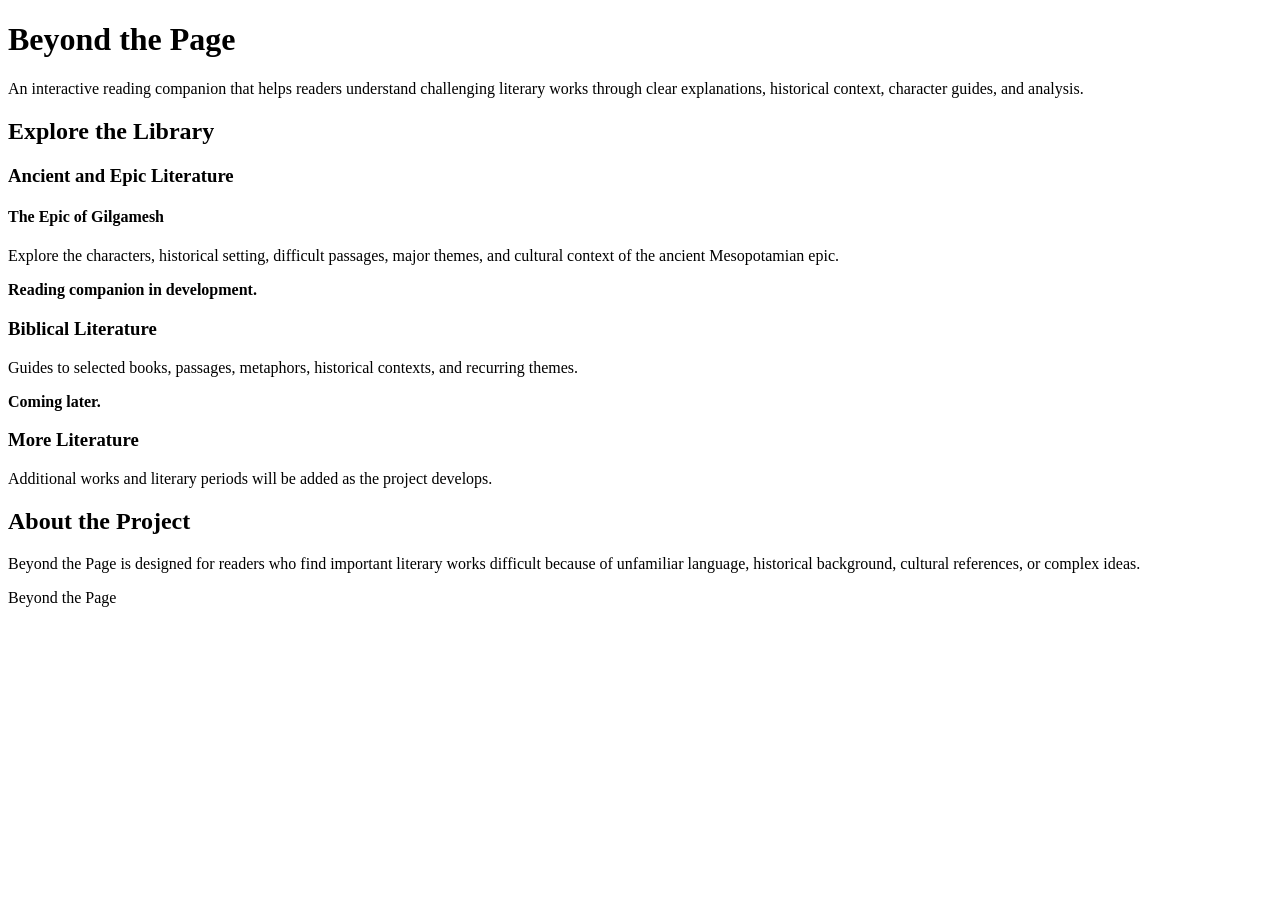
<file: index.html>
<!DOCTYPE html>
<html lang="en">
<head>
  <meta charset="UTF-8">
  <meta name="viewport" content="width=device-width, initial-scale=1.0">

  <title>Beyond the Page</title>
</head>

<body>
  <header>
    <h1>Beyond the Page</h1>

    <p>
      An interactive reading companion that helps readers understand
      challenging literary works through clear explanations, historical
      context, character guides, and analysis.
    </p>
  </header>

  <main>
    <section>
      <h2>Explore the Library</h2>

      <article>
        <h3>Ancient and Epic Literature</h3>

        <h4>The Epic of Gilgamesh</h4>

        <p>
          Explore the characters, historical setting, difficult passages,
          major themes, and cultural context of the ancient Mesopotamian epic.
        </p>

        <p><strong>Reading companion in development.</strong></p>
      </article>

      <article>
        <h3>Biblical Literature</h3>

        <p>
          Guides to selected books, passages, metaphors, historical contexts,
          and recurring themes.
        </p>

        <p><strong>Coming later.</strong></p>
      </article>

      <article>
        <h3>More Literature</h3>

        <p>
          Additional works and literary periods will be added as the project
          develops.
        </p>
      </article>
    </section>

    <section>
      <h2>About the Project</h2>

      <p>
        Beyond the Page is designed for readers who find important literary
        works difficult because of unfamiliar language, historical background,
        cultural references, or complex ideas.
      </p>
    </section>
  </main>

  <footer>
    <p>Beyond the Page</p>
  </footer>
</body>
</html>
</file>
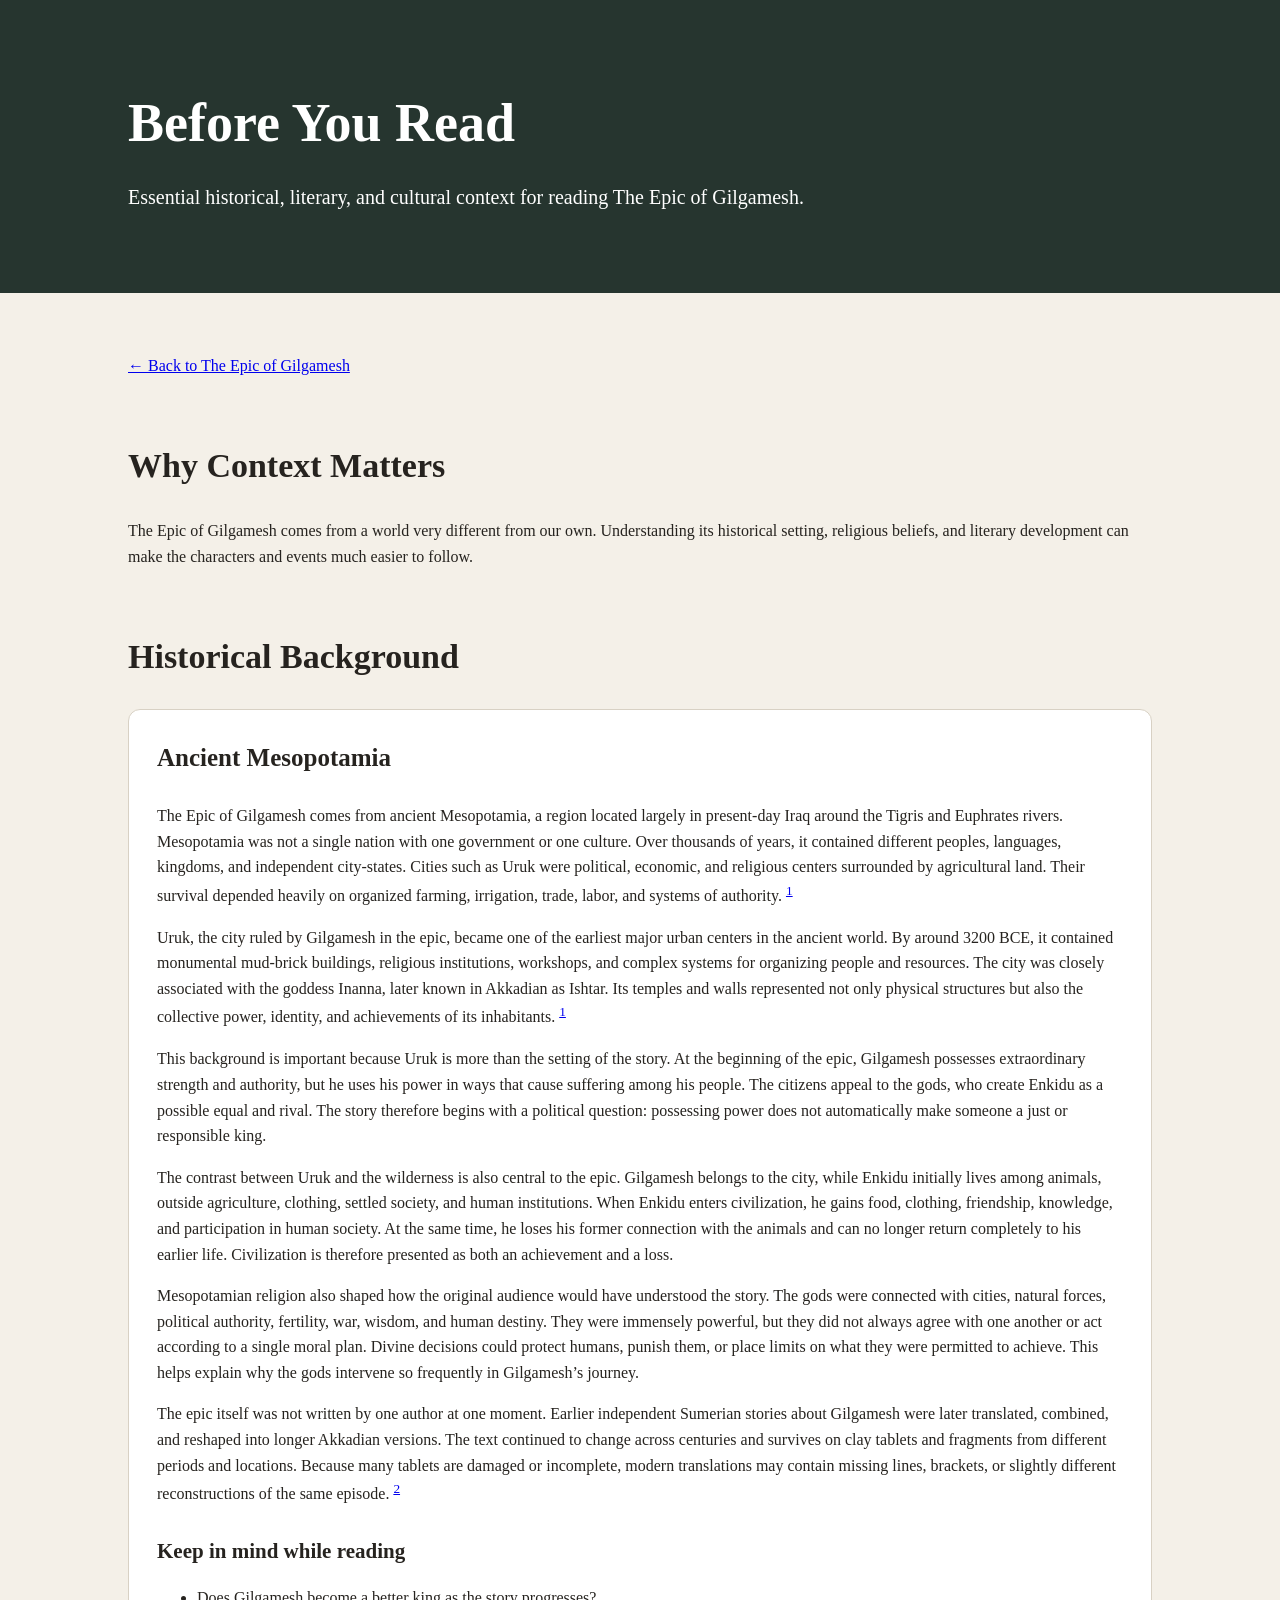
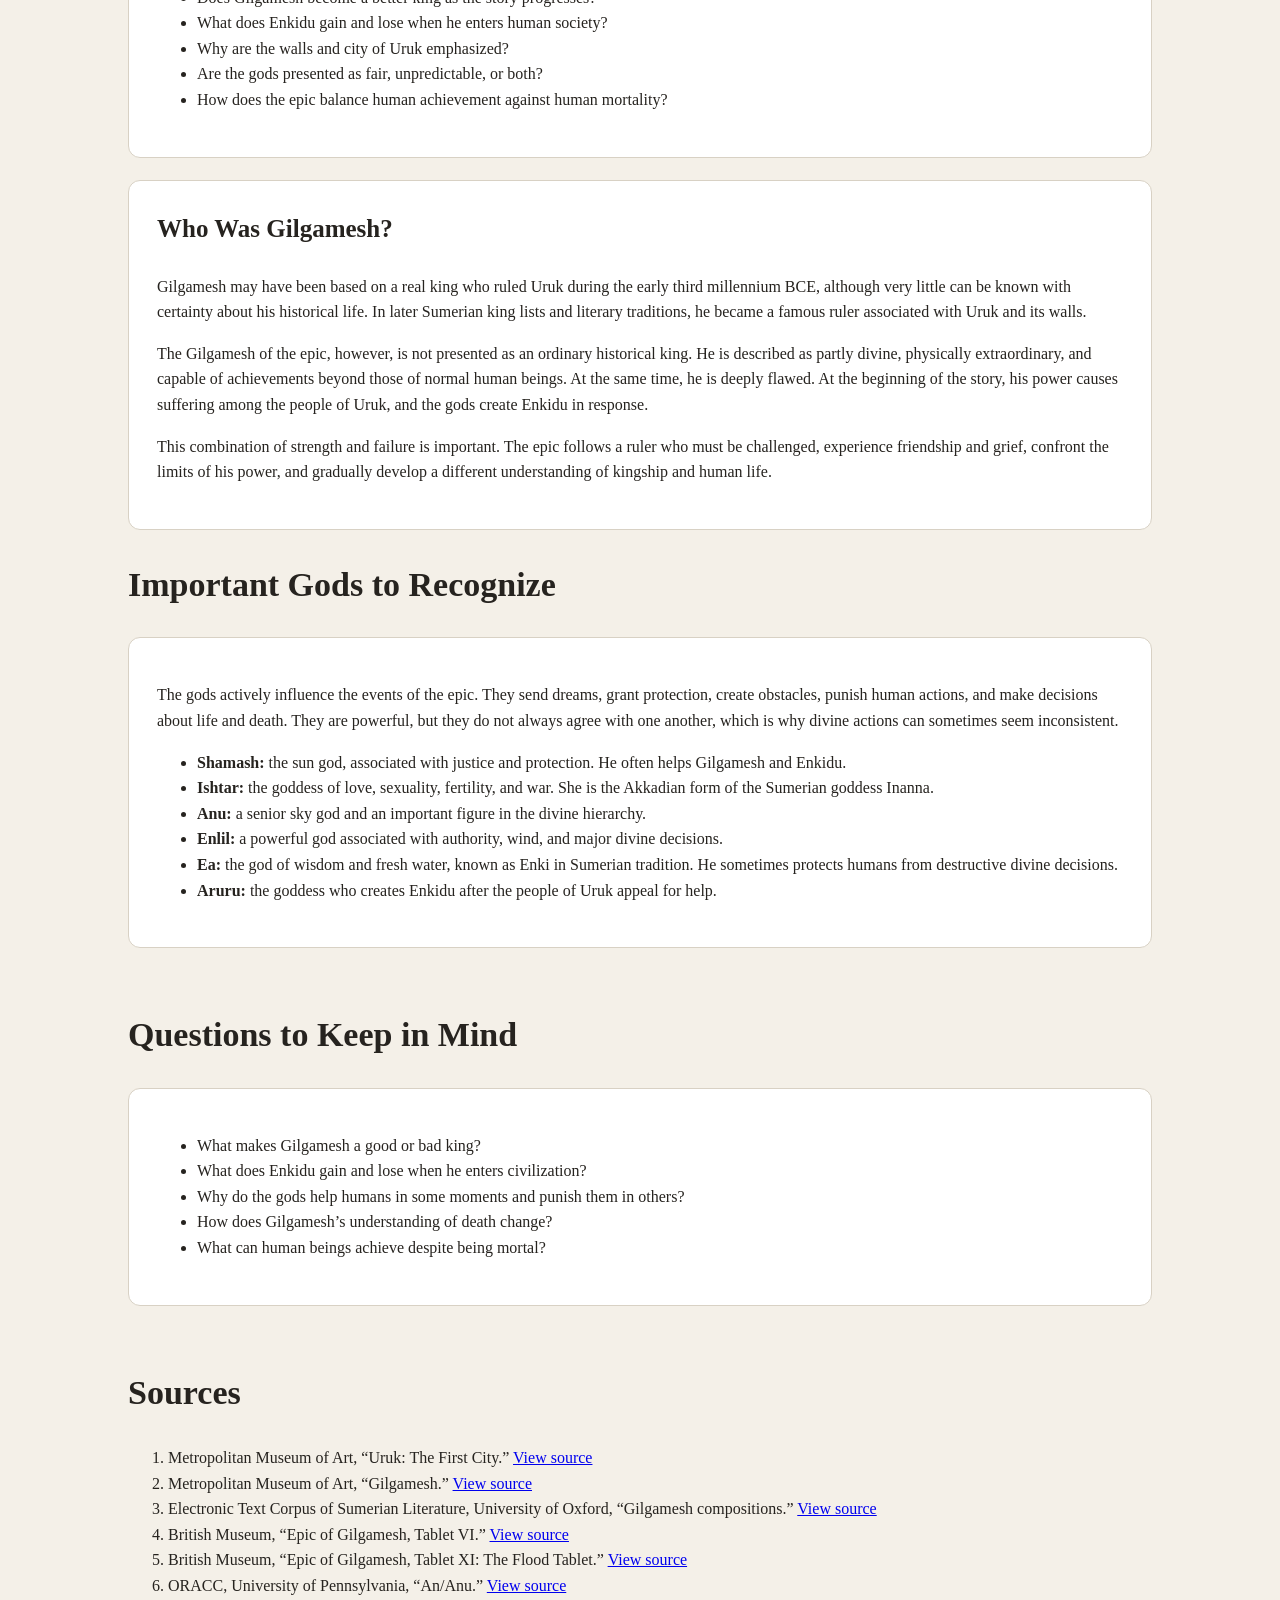
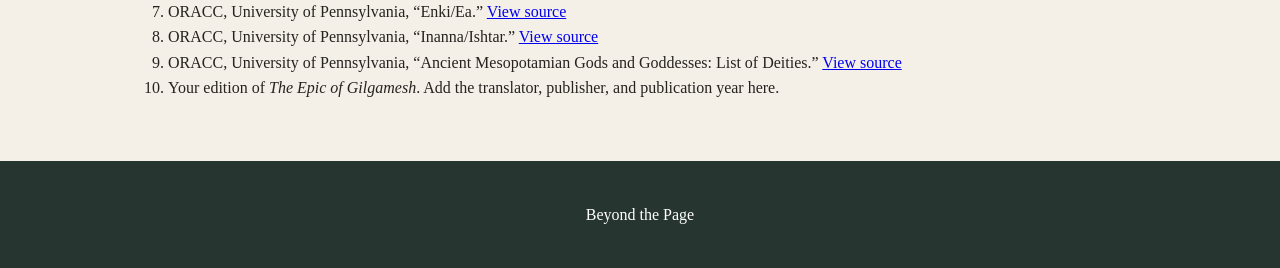
<file: gilgamesh-before-reading.html>
<!DOCTYPE html>
<html lang="en">
<head>
  <meta charset="UTF-8">
  <meta name="viewport" content="width=device-width, initial-scale=1.0">

  <title>Before You Read Gilgamesh | Beyond the Page</title>
  <link rel="stylesheet" href="style.css">
</head>

<body>
  <header>
    <h1>Before You Read</h1>

    <p>
      Essential historical, literary, and cultural context for reading
      The Epic of Gilgamesh.
    </p>
  </header>

  <main>
    <section>
      <a href="gilgamesh.html">← Back to The Epic of Gilgamesh</a>
    </section>

    <section>
      <h2>Why Context Matters</h2>

      <p>
        The Epic of Gilgamesh comes from a world very different from our own.
        Understanding its historical setting, religious beliefs, and literary
        development can make the characters and events much easier to follow.
      </p>
    </section>

    <section>
      <h2>Historical Background</h2>

      <article>
  <h3>Ancient Mesopotamia</h3>

  <p>
    The Epic of Gilgamesh comes from ancient Mesopotamia, a region located
    largely in present-day Iraq around the Tigris and Euphrates rivers.
    Mesopotamia was not a single nation with one government or one culture.
    Over thousands of years, it contained different peoples, languages,
    kingdoms, and independent city-states. Cities such as Uruk were political,
    economic, and religious centers surrounded by agricultural land. Their
    survival depended heavily on organized farming, irrigation, trade, labor,
    and systems of authority.
    <sup><a href="#source-1">1</a></sup>
  </p>

  <p>
    Uruk, the city ruled by Gilgamesh in the epic, became one of the earliest
    major urban centers in the ancient world. By around 3200 BCE, it contained
    monumental mud-brick buildings, religious institutions, workshops, and
    complex systems for organizing people and resources. The city was closely
    associated with the goddess Inanna, later known in Akkadian as Ishtar.
    Its temples and walls represented not only physical structures but also
    the collective power, identity, and achievements of its inhabitants.
    <sup><a href="#source-1">1</a></sup>
  </p>

  <p>
    This background is important because Uruk is more than the setting of the
    story. At the beginning of the epic, Gilgamesh possesses extraordinary
    strength and authority, but he uses his power in ways that cause suffering
    among his people. The citizens appeal to the gods, who create Enkidu as a
    possible equal and rival. The story therefore begins with a political
    question: possessing power does not automatically make someone a just or
    responsible king.
  </p>

  <p>
    The contrast between Uruk and the wilderness is also central to the epic.
    Gilgamesh belongs to the city, while Enkidu initially lives among animals,
    outside agriculture, clothing, settled society, and human institutions.
    When Enkidu enters civilization, he gains food, clothing, friendship,
    knowledge, and participation in human society. At the same time, he loses
    his former connection with the animals and can no longer return completely
    to his earlier life. Civilization is therefore presented as both an
    achievement and a loss.
  </p>

  <p>
    Mesopotamian religion also shaped how the original audience would have
    understood the story. The gods were connected with cities, natural forces,
    political authority, fertility, war, wisdom, and human destiny. They were
    immensely powerful, but they did not always agree with one another or act
    according to a single moral plan. Divine decisions could protect humans,
    punish them, or place limits on what they were permitted to achieve. This
    helps explain why the gods intervene so frequently in Gilgamesh’s journey.
  </p>

  <p>
    The epic itself was not written by one author at one moment. Earlier
    independent Sumerian stories about Gilgamesh were later translated,
    combined, and reshaped into longer Akkadian versions. The text continued
    to change across centuries and survives on clay tablets and fragments from
    different periods and locations. Because many tablets are damaged or
    incomplete, modern translations may contain missing lines, brackets, or
    slightly different reconstructions of the same episode.
    <sup><a href="#source-2">2</a></sup>
  </p>

  <h4>Keep in mind while reading</h4>

  <ul>
    <li>Does Gilgamesh become a better king as the story progresses?</li>
    <li>What does Enkidu gain and lose when he enters human society?</li>
    <li>Why are the walls and city of Uruk emphasized?</li>
    <li>Are the gods presented as fair, unpredictable, or both?</li>
    <li>How does the epic balance human achievement against human mortality?</li>
  </ul>
</article>

      <article>
  <h3>Who Was Gilgamesh?</h3>

  <p>
    Gilgamesh may have been based on a real king who ruled Uruk during the
    early third millennium BCE, although very little can be known with
    certainty about his historical life. In later Sumerian king lists and
    literary traditions, he became a famous ruler associated with Uruk and
    its walls.
  </p>

  <p>
    The Gilgamesh of the epic, however, is not presented as an ordinary
    historical king. He is described as partly divine, physically
    extraordinary, and capable of achievements beyond those of normal human
    beings. At the same time, he is deeply flawed. At the beginning of the
    story, his power causes suffering among the people of Uruk, and the gods
    create Enkidu in response.
  </p>

  <p>
    This combination of strength and failure is important. The epic follows a ruler who must be challenged,
    experience friendship and grief, confront the limits of his power, and
    gradually develop a different understanding of kingship and human life.
  </p>
</article>


    <section>
  <h2>Important Gods to Recognize</h2>

  <article>
    <p>
      The gods actively influence the events of the epic. They send dreams,
      grant protection, create obstacles, punish human actions, and make
      decisions about life and death. They are powerful, but they do not always
      agree with one another, which is why divine actions can sometimes seem
      inconsistent.
    </p>

    <ul>
      <li>
        <strong>Shamash:</strong> the sun god, associated with justice and
        protection. He often helps Gilgamesh and Enkidu.
      </li>

      <li>
        <strong>Ishtar:</strong> the goddess of love, sexuality, fertility,
        and war. She is the Akkadian form of the Sumerian goddess Inanna.
      </li>

      <li>
        <strong>Anu:</strong> a senior sky god and an important figure in the
        divine hierarchy.
      </li>

      <li>
        <strong>Enlil:</strong> a powerful god associated with authority,
        wind, and major divine decisions.
      </li>

      <li>
        <strong>Ea:</strong> the god of wisdom and fresh water, known as Enki
        in Sumerian tradition. He sometimes protects humans from destructive
        divine decisions.
      </li>

      <li>
        <strong>Aruru:</strong> the goddess who creates Enkidu after the people
        of Uruk appeal for help.
      </li>
    </ul>
  </article>
</section>

  

    <section>
      <h2>Questions to Keep in Mind</h2>

      <article>
        <ul>
          <li>What makes Gilgamesh a good or bad king?</li>
          <li>What does Enkidu gain and lose when he enters civilization?</li>
          <li>Why do the gods help humans in some moments and punish them in others?</li>
          <li>How does Gilgamesh’s understanding of death change?</li>
          <li>What can human beings achieve despite being mortal?</li>
        </ul>
      </article>
    </section>

<section>
  <h2>Sources</h2>

  <ol>
    <li id="source-1">
      Metropolitan Museum of Art,
      “Uruk: The First City.”
      <a
        href="https://www.metmuseum.org/essays/uruk-the-first-city"
        target="_blank"
        rel="noopener noreferrer">
        View source
      </a>
    </li>

    <li id="source-2">
      Metropolitan Museum of Art,
      “Gilgamesh.”
      <a
        href="https://www.metmuseum.org/essays/gilgamesh"
        target="_blank"
        rel="noopener noreferrer">
        View source
      </a>
    </li>

    <li id="source-3">
      Electronic Text Corpus of Sumerian Literature,
      University of Oxford,
      “Gilgamesh compositions.”
      <a
        href="https://etcsl.orinst.ox.ac.uk/cgi-bin/etcsl.cgi?text=c.1.8.1%2A"
        target="_blank"
        rel="noopener noreferrer">
        View source
      </a>
    </li>

    <li id="source-4">
      British Museum,
      “Epic of Gilgamesh, Tablet VI.”
      <a
        href="https://www.britishmuseum.org/collection/object/W_K-231"
        target="_blank"
        rel="noopener noreferrer">
        View source
      </a>
    </li>

    <li id="source-5">
      British Museum,
      “Epic of Gilgamesh, Tablet XI: The Flood Tablet.”
      <a
        href="https://www.britishmuseum.org/collection/object/W_K-3375"
        target="_blank"
        rel="noopener noreferrer">
        View source
      </a>
    </li>

    <li id="source-6">
      ORACC, University of Pennsylvania,
      “An/Anu.”
      <a
        href="https://oracc.museum.upenn.edu/amgg/Listofdeities/An/index.html"
        target="_blank"
        rel="noopener noreferrer">
        View source
      </a>
    </li>

    <li id="source-7">
      ORACC, University of Pennsylvania,
      “Enki/Ea.”
      <a
        href="https://oracc.museum.upenn.edu/amgg/Listofdeities/Enki/index.html"
        target="_blank"
        rel="noopener noreferrer">
        View source
      </a>
    </li>

    <li id="source-8">
      ORACC, University of Pennsylvania,
      “Inanna/Ishtar.”
      <a
        href="https://oracc.museum.upenn.edu/amgg/Listofdeities/InanaItar/index.html"
        target="_blank"
        rel="noopener noreferrer">
        View source
      </a>
    </li>

    <li id="source-9">
      ORACC, University of Pennsylvania,
      “Ancient Mesopotamian Gods and Goddesses: List of Deities.”
      <a
        href="https://oracc.museum.upenn.edu/amgg/Listofdeities/index.html"
        target="_blank"
        rel="noopener noreferrer">
        View source
      </a>
    </li>

    <li id="source-10">
      Your edition of <em>The Epic of Gilgamesh</em>.
      Add the translator, publisher, and publication year here.
    </li>
  </ol>
</section>
  </main>

  <footer>
    <p>Beyond the Page</p>
  </footer>
</body>
</html>
</file>
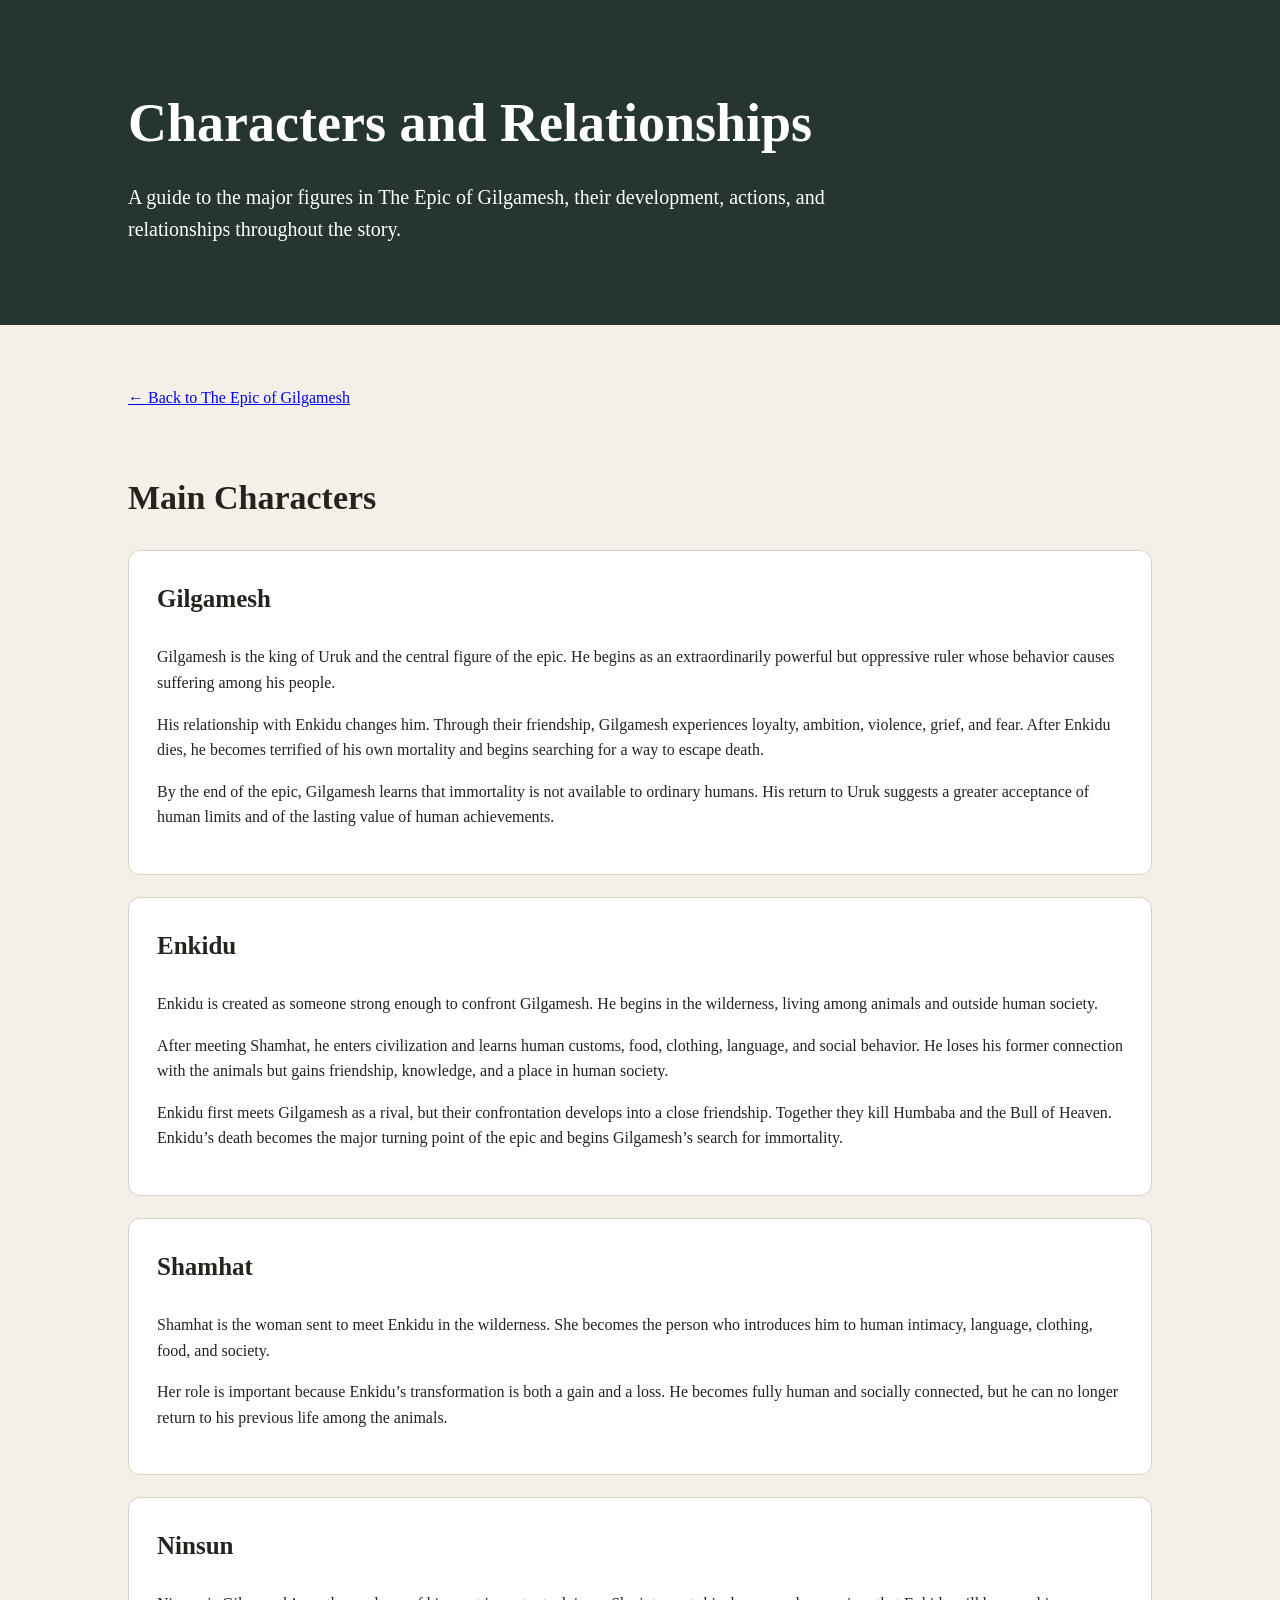
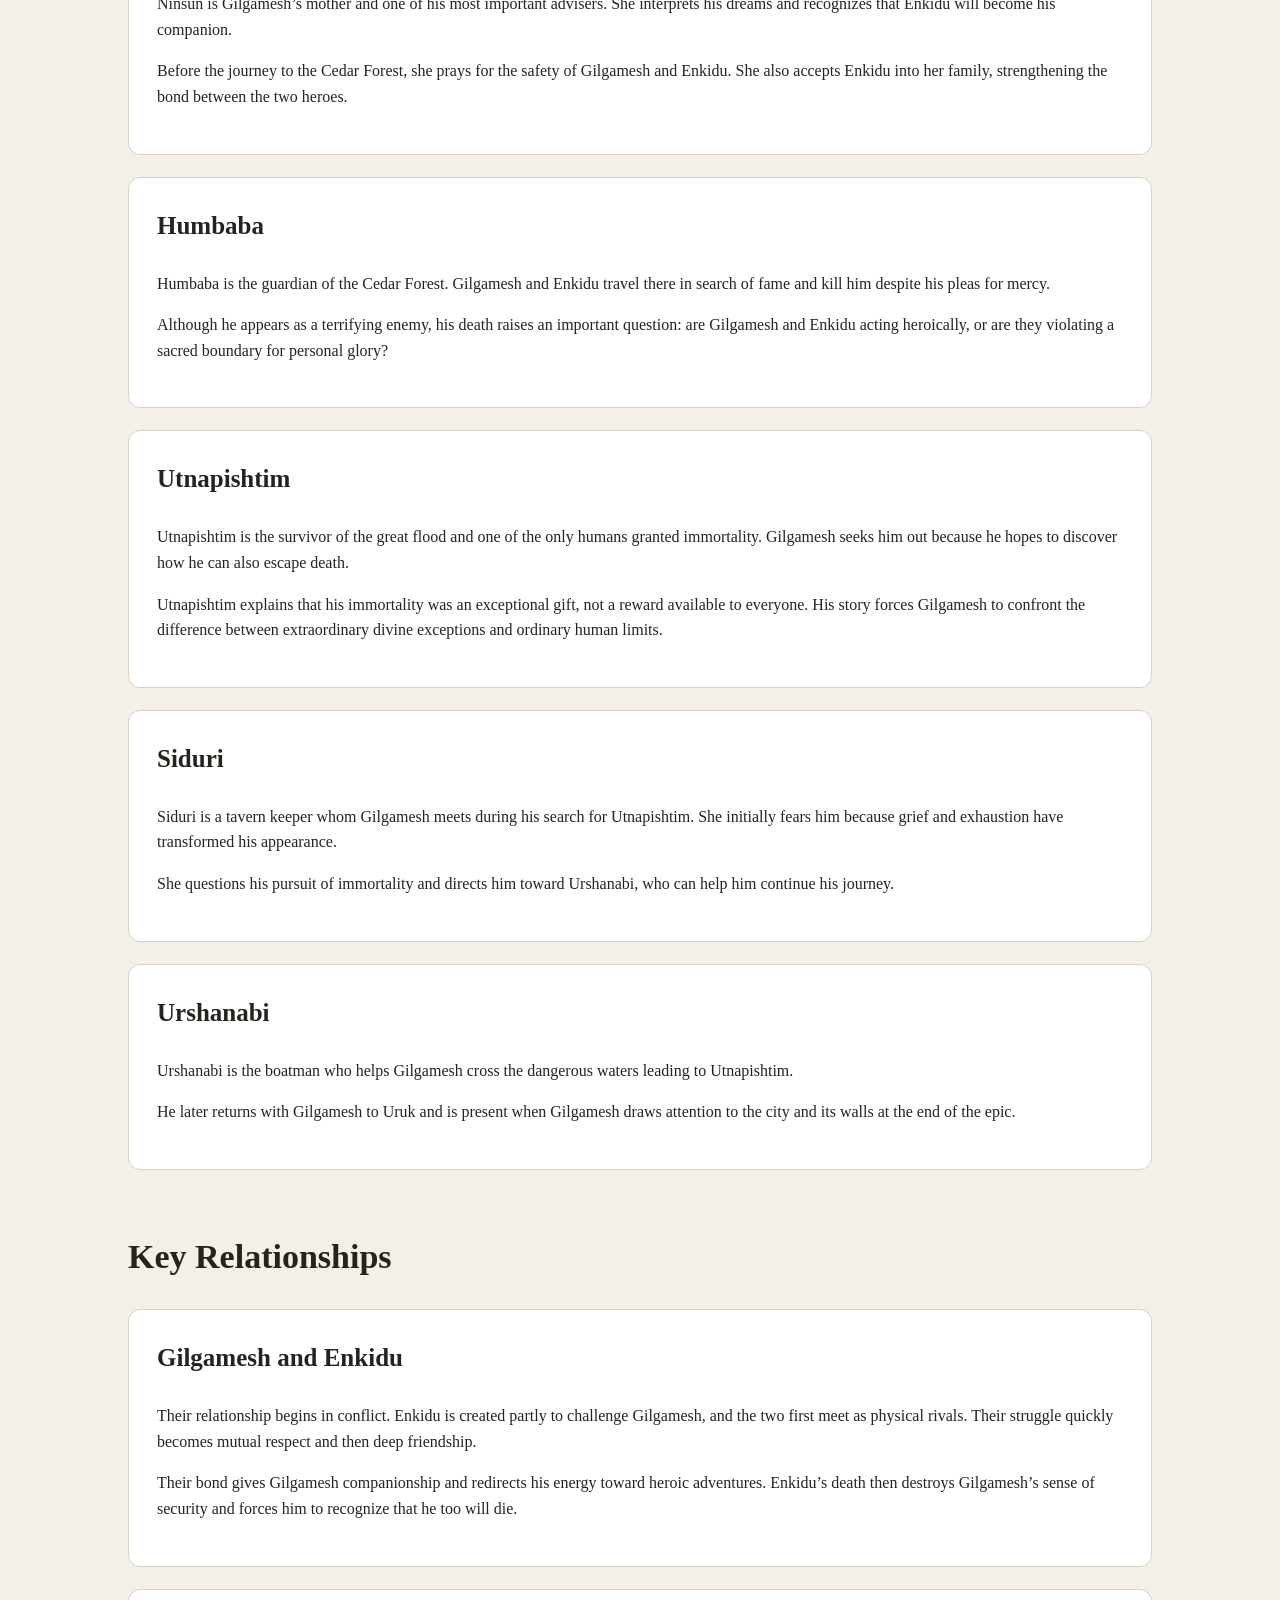
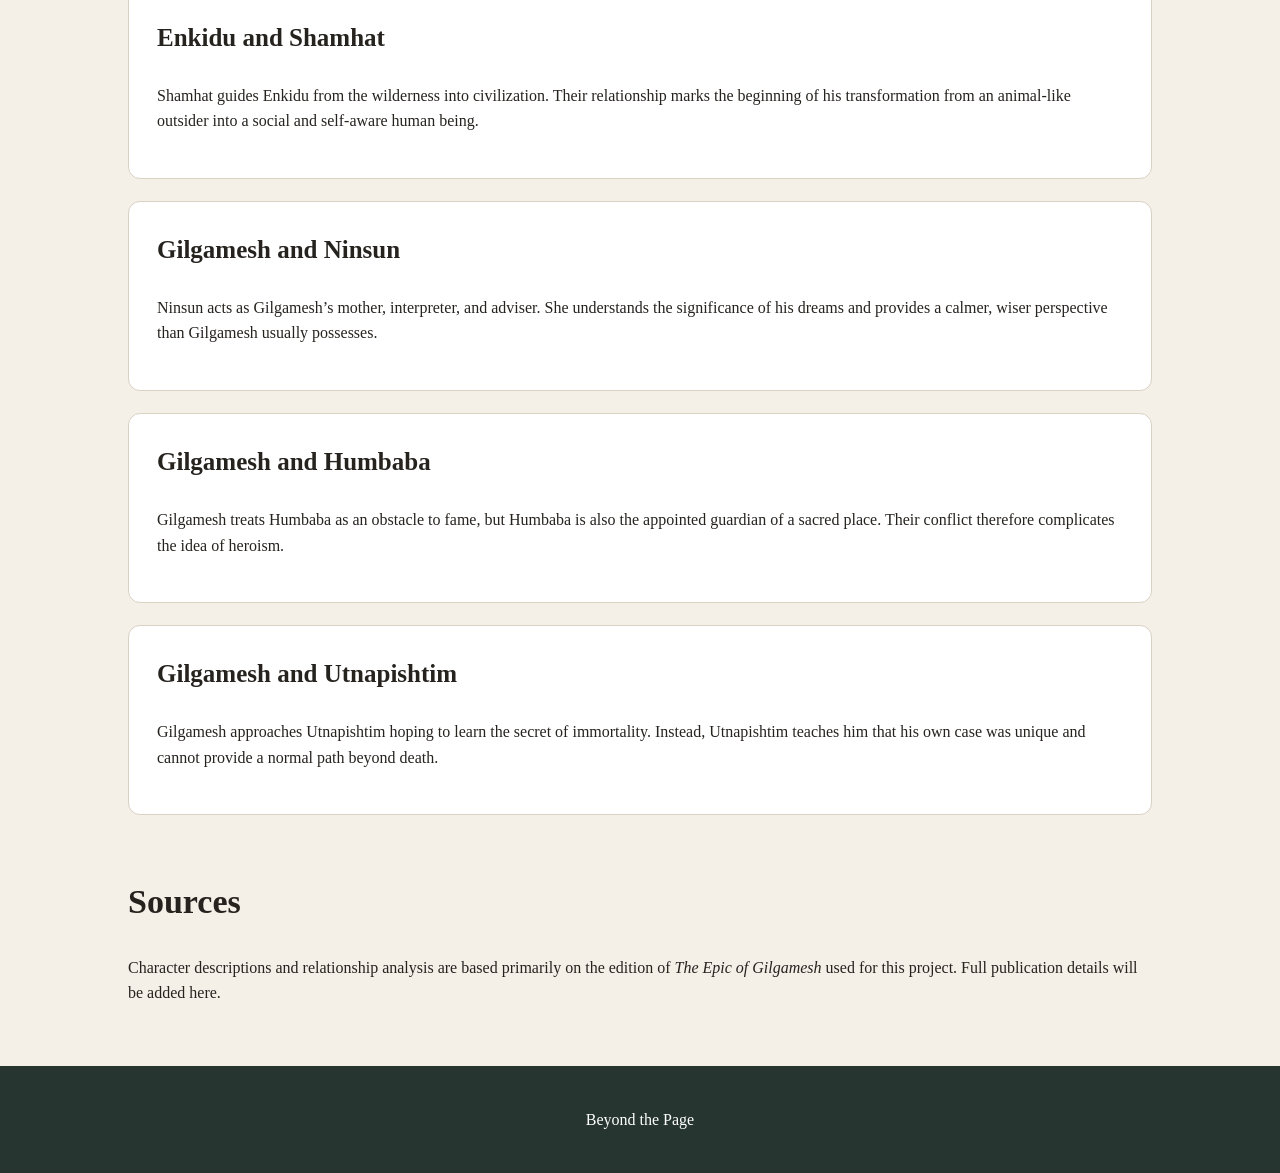
<file: gilgamesh-characters.html>
<!DOCTYPE html>
<html lang="en">
<head>
  <meta charset="UTF-8">
  <meta name="viewport" content="width=device-width, initial-scale=1.0">

  <title>Characters and Relationships | The Epic of Gilgamesh</title>
  <link rel="stylesheet" href="style.css">
</head>

<body>
  <header>
    <h1>Characters and Relationships</h1>

    <p>
      A guide to the major figures in The Epic of Gilgamesh,
      their development, actions, and relationships throughout the story.
    </p>
  </header>

  <main>
    <section>
      <a href="gilgamesh.html">← Back to The Epic of Gilgamesh</a>
    </section>

    <section>
      <h2>Main Characters</h2>

      <article>
        <h3>Gilgamesh</h3>

        <p>
          Gilgamesh is the king of Uruk and the central figure of the epic.
          He begins as an extraordinarily powerful but oppressive ruler whose
          behavior causes suffering among his people.
        </p>

        <p>
          His relationship with Enkidu changes him. Through their friendship,
          Gilgamesh experiences loyalty, ambition, violence, grief, and fear.
          After Enkidu dies, he becomes terrified of his own mortality and
          begins searching for a way to escape death.
        </p>

        <p>
          By the end of the epic, Gilgamesh learns that immortality is not
          available to ordinary humans. His return to Uruk suggests a greater
          acceptance of human limits and of the lasting value of human
          achievements.
        </p>
      </article>

      <article>
        <h3>Enkidu</h3>

        <p>
          Enkidu is created as someone strong enough to confront Gilgamesh.
          He begins in the wilderness, living among animals and outside human
          society.
        </p>

        <p>
          After meeting Shamhat, he enters civilization and learns human
          customs, food, clothing, language, and social behavior. He loses
          his former connection with the animals but gains friendship,
          knowledge, and a place in human society.
        </p>

        <p>
          Enkidu first meets Gilgamesh as a rival, but their confrontation
          develops into a close friendship. Together they kill Humbaba and
          the Bull of Heaven. Enkidu’s death becomes the major turning point
          of the epic and begins Gilgamesh’s search for immortality.
        </p>
      </article>

      <article>
        <h3>Shamhat</h3>

        <p>
          Shamhat is the woman sent to meet Enkidu in the wilderness. She
          becomes the person who introduces him to human intimacy, language,
          clothing, food, and society.
        </p>

        <p>
          Her role is important because Enkidu’s transformation is both a gain
          and a loss. He becomes fully human and socially connected, but he can
          no longer return to his previous life among the animals.
        </p>
      </article>

      <article>
        <h3>Ninsun</h3>

        <p>
          Ninsun is Gilgamesh’s mother and one of his most important advisers.
          She interprets his dreams and recognizes that Enkidu will become his
          companion.
        </p>

        <p>
          Before the journey to the Cedar Forest, she prays for the safety of
          Gilgamesh and Enkidu. She also accepts Enkidu into her family,
          strengthening the bond between the two heroes.
        </p>
      </article>

      <article>
        <h3>Humbaba</h3>

        <p>
          Humbaba is the guardian of the Cedar Forest. Gilgamesh and Enkidu
          travel there in search of fame and kill him despite his pleas for
          mercy.
        </p>

        <p>
          Although he appears as a terrifying enemy, his death raises an
          important question: are Gilgamesh and Enkidu acting heroically, or
          are they violating a sacred boundary for personal glory?
        </p>
      </article>

      <article>
        <h3>Utnapishtim</h3>

        <p>
          Utnapishtim is the survivor of the great flood and one of the only
          humans granted immortality. Gilgamesh seeks him out because he hopes
          to discover how he can also escape death.
        </p>

        <p>
          Utnapishtim explains that his immortality was an exceptional gift,
          not a reward available to everyone. His story forces Gilgamesh to
          confront the difference between extraordinary divine exceptions and
          ordinary human limits.
        </p>
      </article>

      <article>
        <h3>Siduri</h3>

        <p>
          Siduri is a tavern keeper whom Gilgamesh meets during his search for
          Utnapishtim. She initially fears him because grief and exhaustion
          have transformed his appearance.
        </p>

        <p>
          She questions his pursuit of immortality and directs him toward
          Urshanabi, who can help him continue his journey.
        </p>
      </article>

      <article>
        <h3>Urshanabi</h3>

        <p>
          Urshanabi is the boatman who helps Gilgamesh cross the dangerous
          waters leading to Utnapishtim.
        </p>

        <p>
          He later returns with Gilgamesh to Uruk and is present when Gilgamesh
          draws attention to the city and its walls at the end of the epic.
        </p>
      </article>
    </section>

    <section>
      <h2>Key Relationships</h2>

      <article>
        <h3>Gilgamesh and Enkidu</h3>

        <p>
          Their relationship begins in conflict. Enkidu is created partly to
          challenge Gilgamesh, and the two first meet as physical rivals.
          Their struggle quickly becomes mutual respect and then deep
          friendship.
        </p>

        <p>
          Their bond gives Gilgamesh companionship and redirects his energy
          toward heroic adventures. Enkidu’s death then destroys Gilgamesh’s
          sense of security and forces him to recognize that he too will die.
        </p>
      </article>

      <article>
        <h3>Enkidu and Shamhat</h3>

        <p>
          Shamhat guides Enkidu from the wilderness into civilization. Their
          relationship marks the beginning of his transformation from an
          animal-like outsider into a social and self-aware human being.
        </p>
      </article>

      <article>
        <h3>Gilgamesh and Ninsun</h3>

        <p>
          Ninsun acts as Gilgamesh’s mother, interpreter, and adviser. She
          understands the significance of his dreams and provides a calmer,
          wiser perspective than Gilgamesh usually possesses.
        </p>
      </article>

      <article>
        <h3>Gilgamesh and Humbaba</h3>

        <p>
          Gilgamesh treats Humbaba as an obstacle to fame, but Humbaba is also
          the appointed guardian of a sacred place. Their conflict therefore
          complicates the idea of heroism.
        </p>
      </article>

      <article>
        <h3>Gilgamesh and Utnapishtim</h3>

        <p>
          Gilgamesh approaches Utnapishtim hoping to learn the secret of
          immortality. Instead, Utnapishtim teaches him that his own case was
          unique and cannot provide a normal path beyond death.
        </p>
      </article>
    </section>

    <section>
      <h2>Sources</h2>

      <p>
        Character descriptions and relationship analysis are based primarily
        on the edition of <em>The Epic of Gilgamesh</em> used for this project.
        Full publication details will be added here.
      </p>
    </section>
  </main>

  <footer>
    <p>Beyond the Page</p>
  </footer>
</body>
</html>
</file>
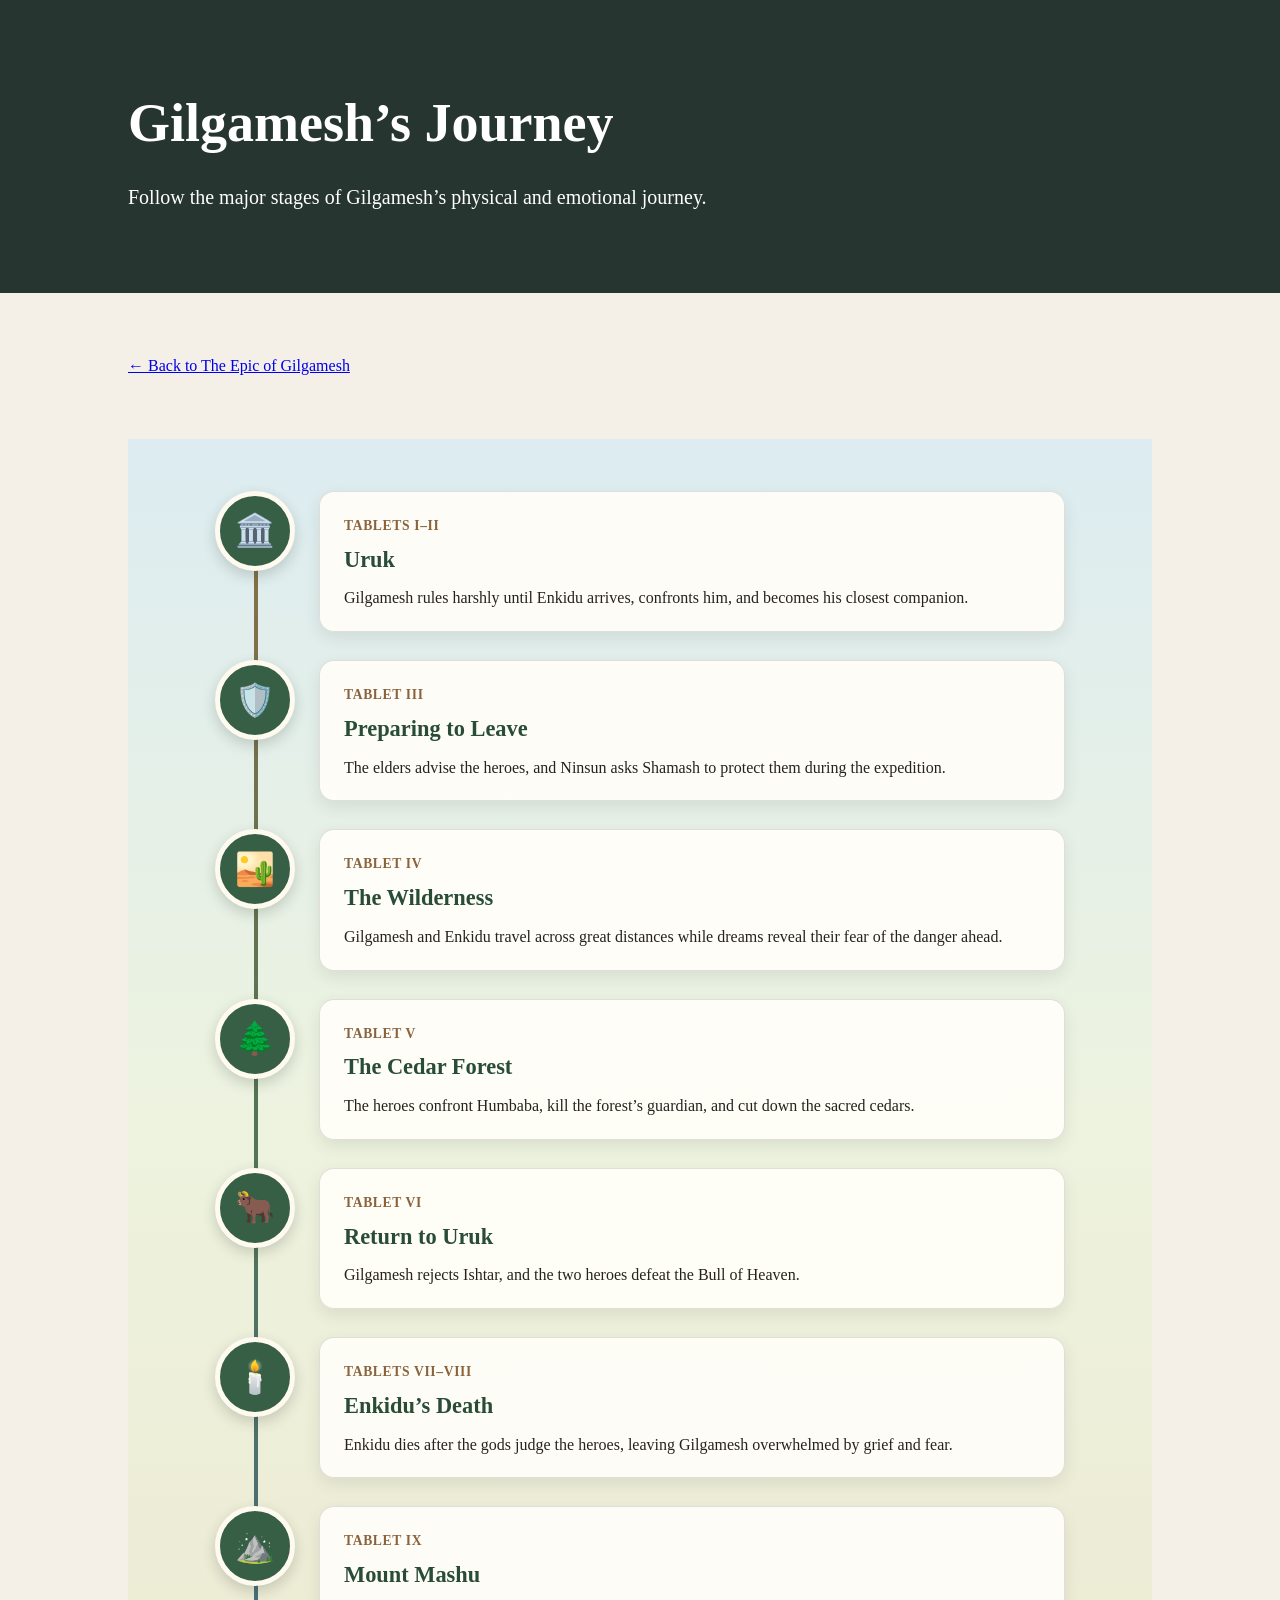
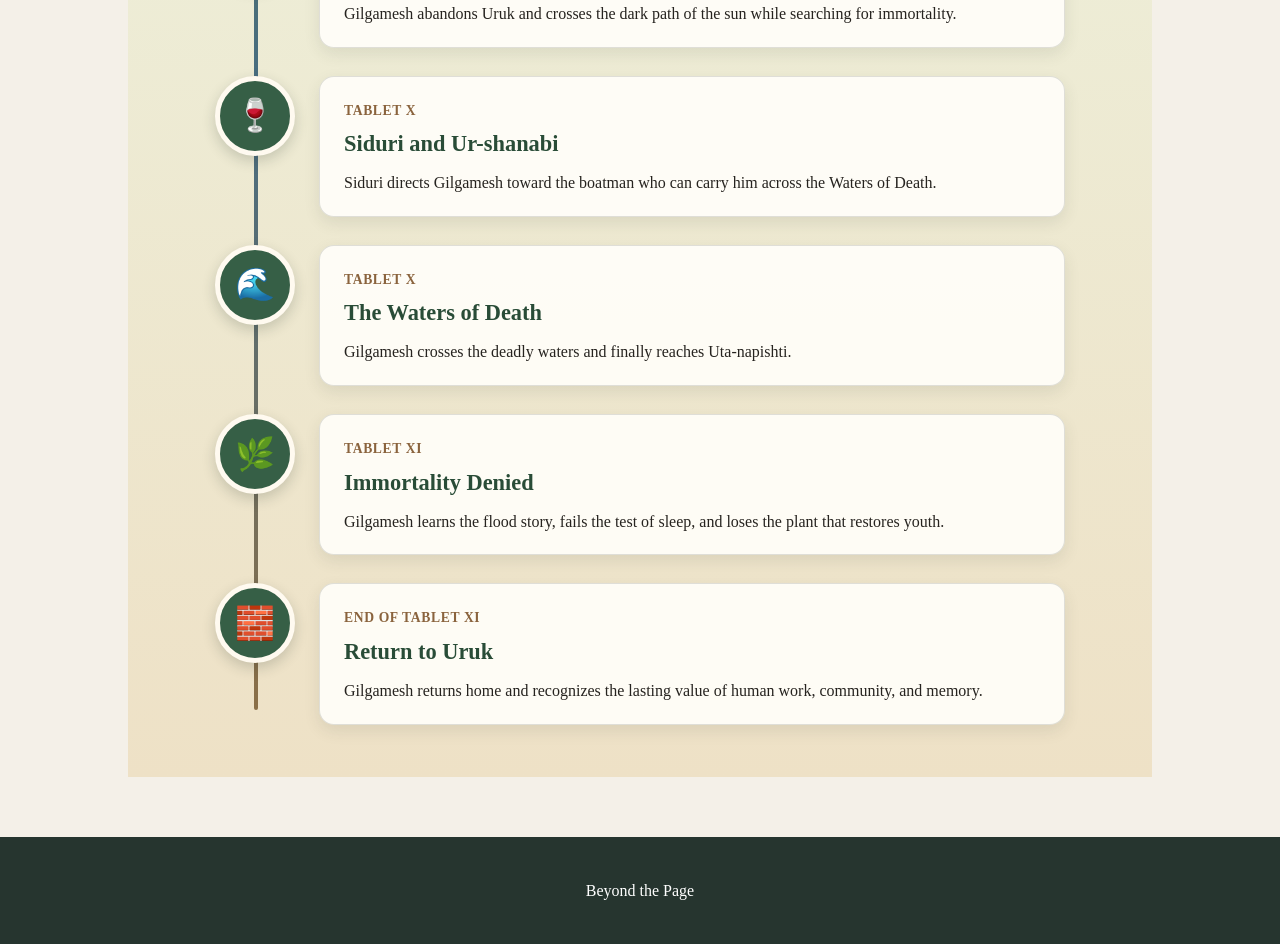
<file: gilgamesh-journey.html>
<!DOCTYPE html>
<html lang="en">
<head>
  <meta charset="UTF-8">
  <meta name="viewport" content="width=device-width, initial-scale=1.0">

  <title>Gilgamesh’s Journey | Beyond the Page</title>
  <link rel="stylesheet" href="style.css">
</head>

<body>
  <header>
    <h1>Gilgamesh’s Journey</h1>

    <p>
      Follow the major stages of Gilgamesh’s physical and emotional journey.
    </p>
  </header>

  <main>
    <section>
      <a href="gilgamesh.html">← Back to The Epic of Gilgamesh</a>
    </section>

    <section class="timeline-section">
      <div class="journey-timeline">

        <a href="gilgamesh-tablet-1.html" class="timeline-item">
          <div class="timeline-circle">🏛️</div>

          <div class="timeline-content">
            <span class="timeline-tablet">Tablets I–II</span>
            <h2>Uruk</h2>
            <p>
              Gilgamesh rules harshly until Enkidu arrives, confronts him,
              and becomes his closest companion.
            </p>
          </div>
        </a>

        <a href="gilgamesh-tablet-3.html" class="timeline-item">
          <div class="timeline-circle">🛡️</div>

          <div class="timeline-content">
            <span class="timeline-tablet">Tablet III</span>
            <h2>Preparing to Leave</h2>
            <p>
              The elders advise the heroes, and Ninsun asks Shamash to protect
              them during the expedition.
            </p>
          </div>
        </a>

        <a href="gilgamesh-tablet-4.html" class="timeline-item">
          <div class="timeline-circle">🏜️</div>

          <div class="timeline-content">
            <span class="timeline-tablet">Tablet IV</span>
            <h2>The Wilderness</h2>
            <p>
              Gilgamesh and Enkidu travel across great distances while dreams
              reveal their fear of the danger ahead.
            </p>
          </div>
        </a>

        <a href="gilgamesh-tablet-5.html" class="timeline-item">
          <div class="timeline-circle">🌲</div>

          <div class="timeline-content">
            <span class="timeline-tablet">Tablet V</span>
            <h2>The Cedar Forest</h2>
            <p>
              The heroes confront Humbaba, kill the forest’s guardian,
              and cut down the sacred cedars.
            </p>
          </div>
        </a>

        <a href="gilgamesh-tablet-6.html" class="timeline-item">
          <div class="timeline-circle">🐂</div>

          <div class="timeline-content">
            <span class="timeline-tablet">Tablet VI</span>
            <h2>Return to Uruk</h2>
            <p>
              Gilgamesh rejects Ishtar, and the two heroes defeat the Bull
              of Heaven.
            </p>
          </div>
        </a>

        <a href="gilgamesh-tablet-7.html" class="timeline-item">
          <div class="timeline-circle">🕯️</div>

          <div class="timeline-content">
            <span class="timeline-tablet">Tablets VII–VIII</span>
            <h2>Enkidu’s Death</h2>
            <p>
              Enkidu dies after the gods judge the heroes, leaving Gilgamesh
              overwhelmed by grief and fear.
            </p>
          </div>
        </a>

        <a href="gilgamesh-tablet-9.html" class="timeline-item">
          <div class="timeline-circle">⛰️</div>

          <div class="timeline-content">
            <span class="timeline-tablet">Tablet IX</span>
            <h2>Mount Mashu</h2>
            <p>
              Gilgamesh abandons Uruk and crosses the dark path of the sun
              while searching for immortality.
            </p>
          </div>
        </a>

        <a href="gilgamesh-tablet-10.html" class="timeline-item">
          <div class="timeline-circle">🍷</div>

          <div class="timeline-content">
            <span class="timeline-tablet">Tablet X</span>
            <h2>Siduri and Ur-shanabi</h2>
            <p>
              Siduri directs Gilgamesh toward the boatman who can carry him
              across the Waters of Death.
            </p>
          </div>
        </a>

        <a href="gilgamesh-tablet-10.html" class="timeline-item">
          <div class="timeline-circle">🌊</div>

          <div class="timeline-content">
            <span class="timeline-tablet">Tablet X</span>
            <h2>The Waters of Death</h2>
            <p>
              Gilgamesh crosses the deadly waters and finally reaches
              Uta-napishti.
            </p>
          </div>
        </a>

        <a href="gilgamesh-tablet-11.html" class="timeline-item">
          <div class="timeline-circle">🌿</div>

          <div class="timeline-content">
            <span class="timeline-tablet">Tablet XI</span>
            <h2>Immortality Denied</h2>
            <p>
              Gilgamesh learns the flood story, fails the test of sleep,
              and loses the plant that restores youth.
            </p>
          </div>
        </a>

        <a href="gilgamesh-tablet-11.html" class="timeline-item">
          <div class="timeline-circle">🧱</div>

          <div class="timeline-content">
            <span class="timeline-tablet">End of Tablet XI</span>
            <h2>Return to Uruk</h2>
            <p>
              Gilgamesh returns home and recognizes the lasting value of
              human work, community, and memory.
            </p>
          </div>
        </a>

      </div>
    </section>
  </main>

  <footer>
    <p>Beyond the Page</p>
  </footer>
</body>
</html>
</file>
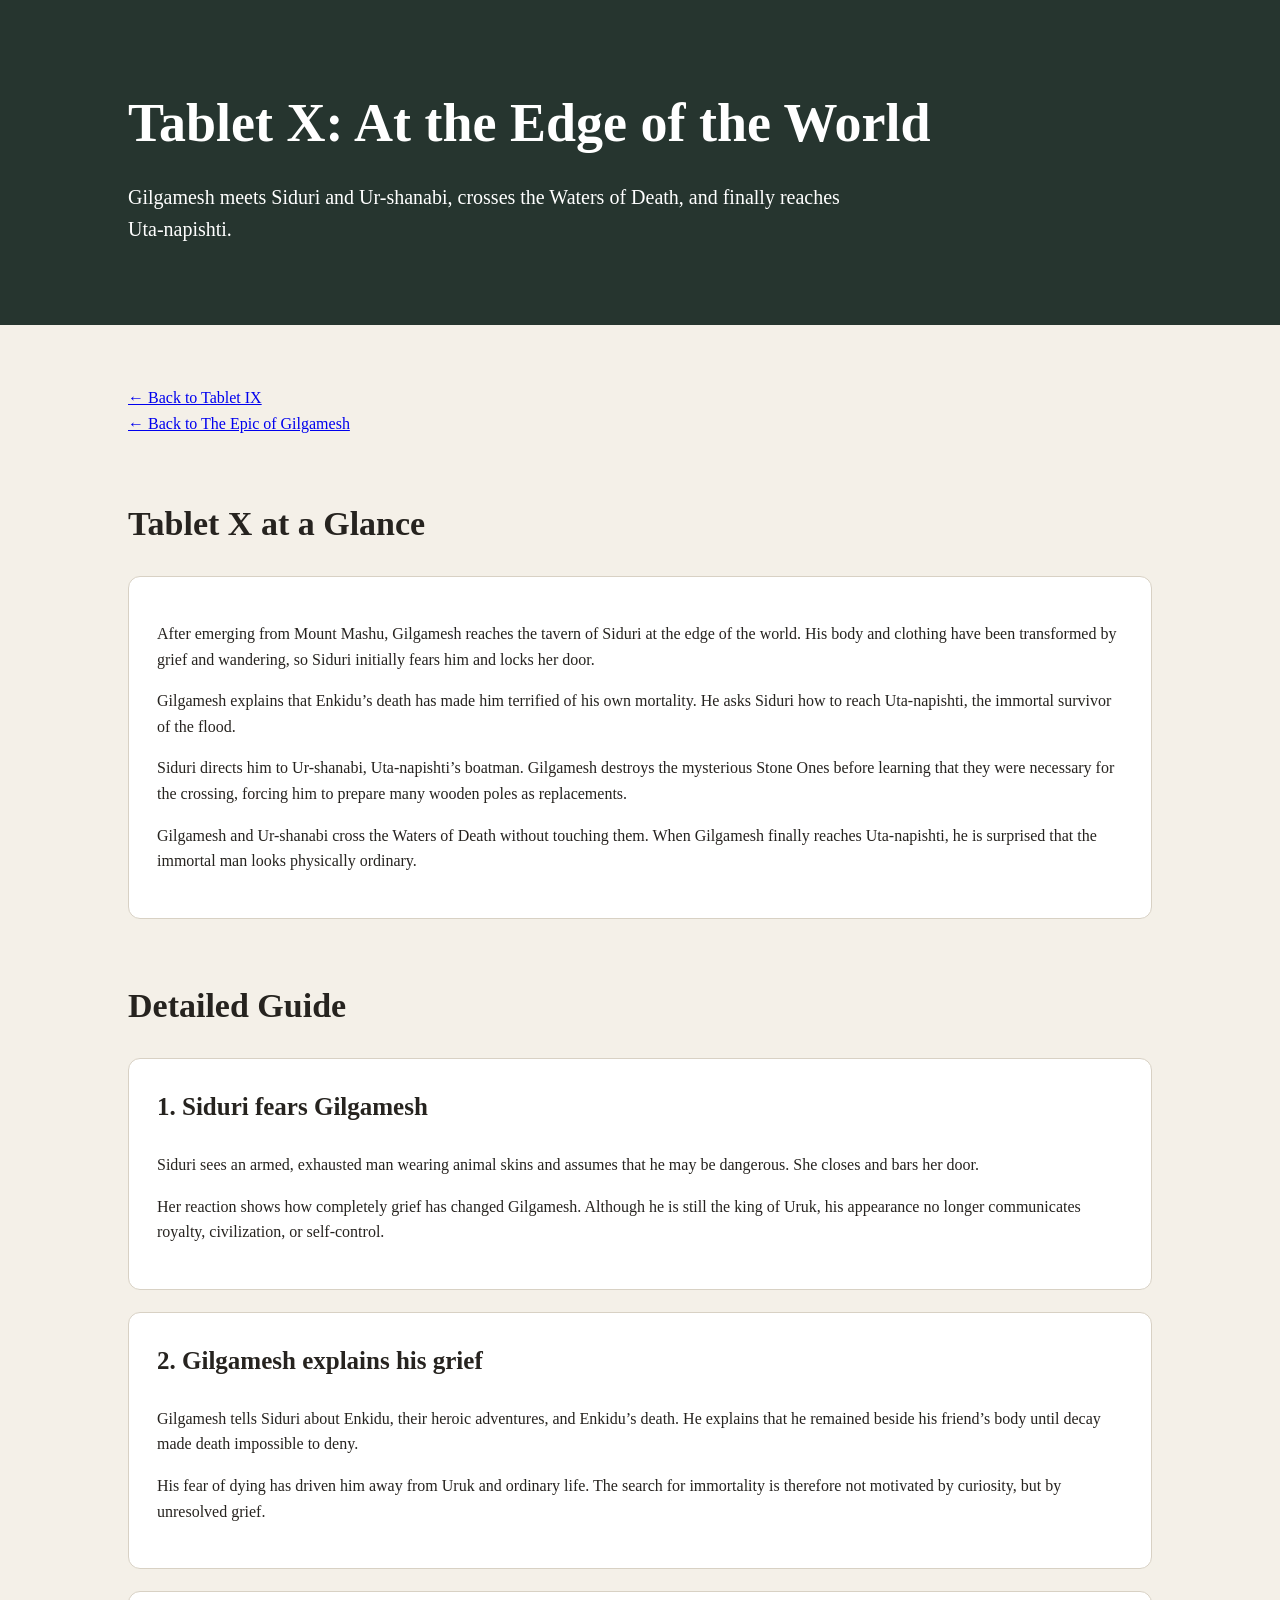
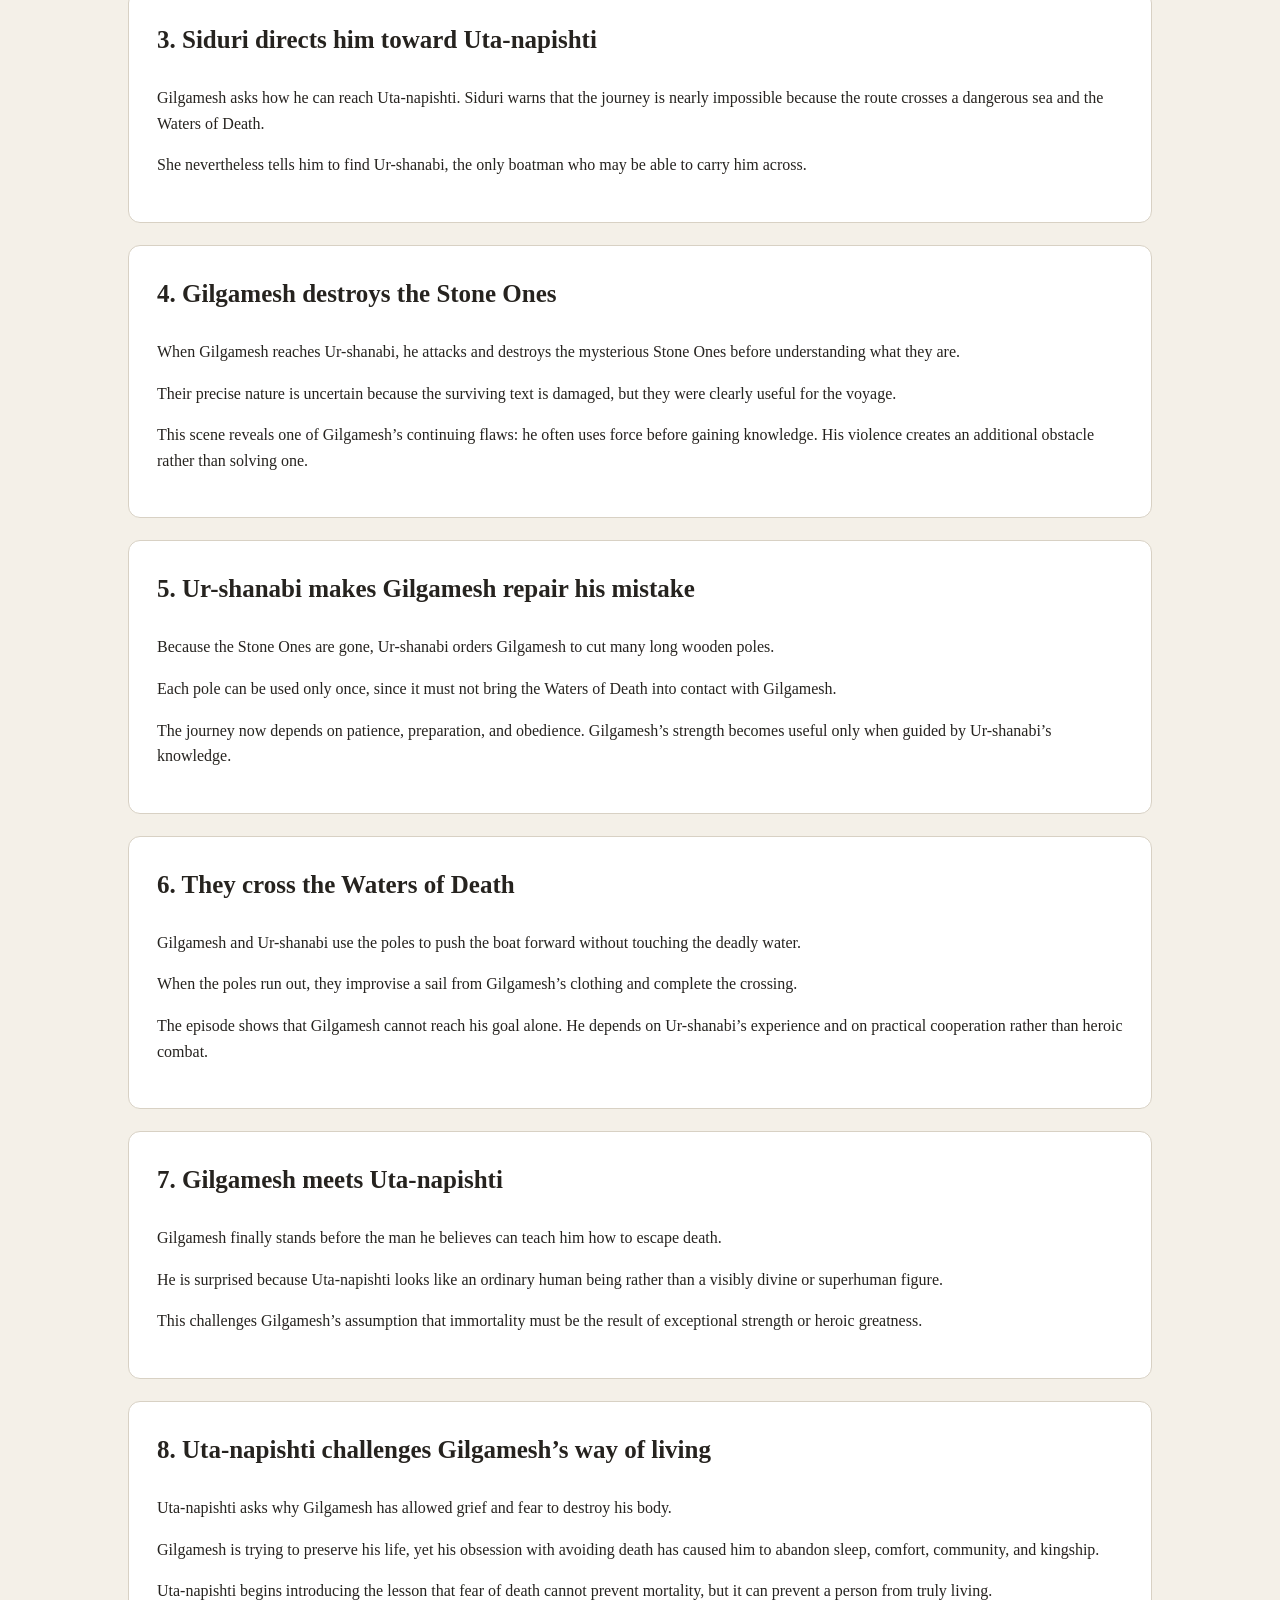
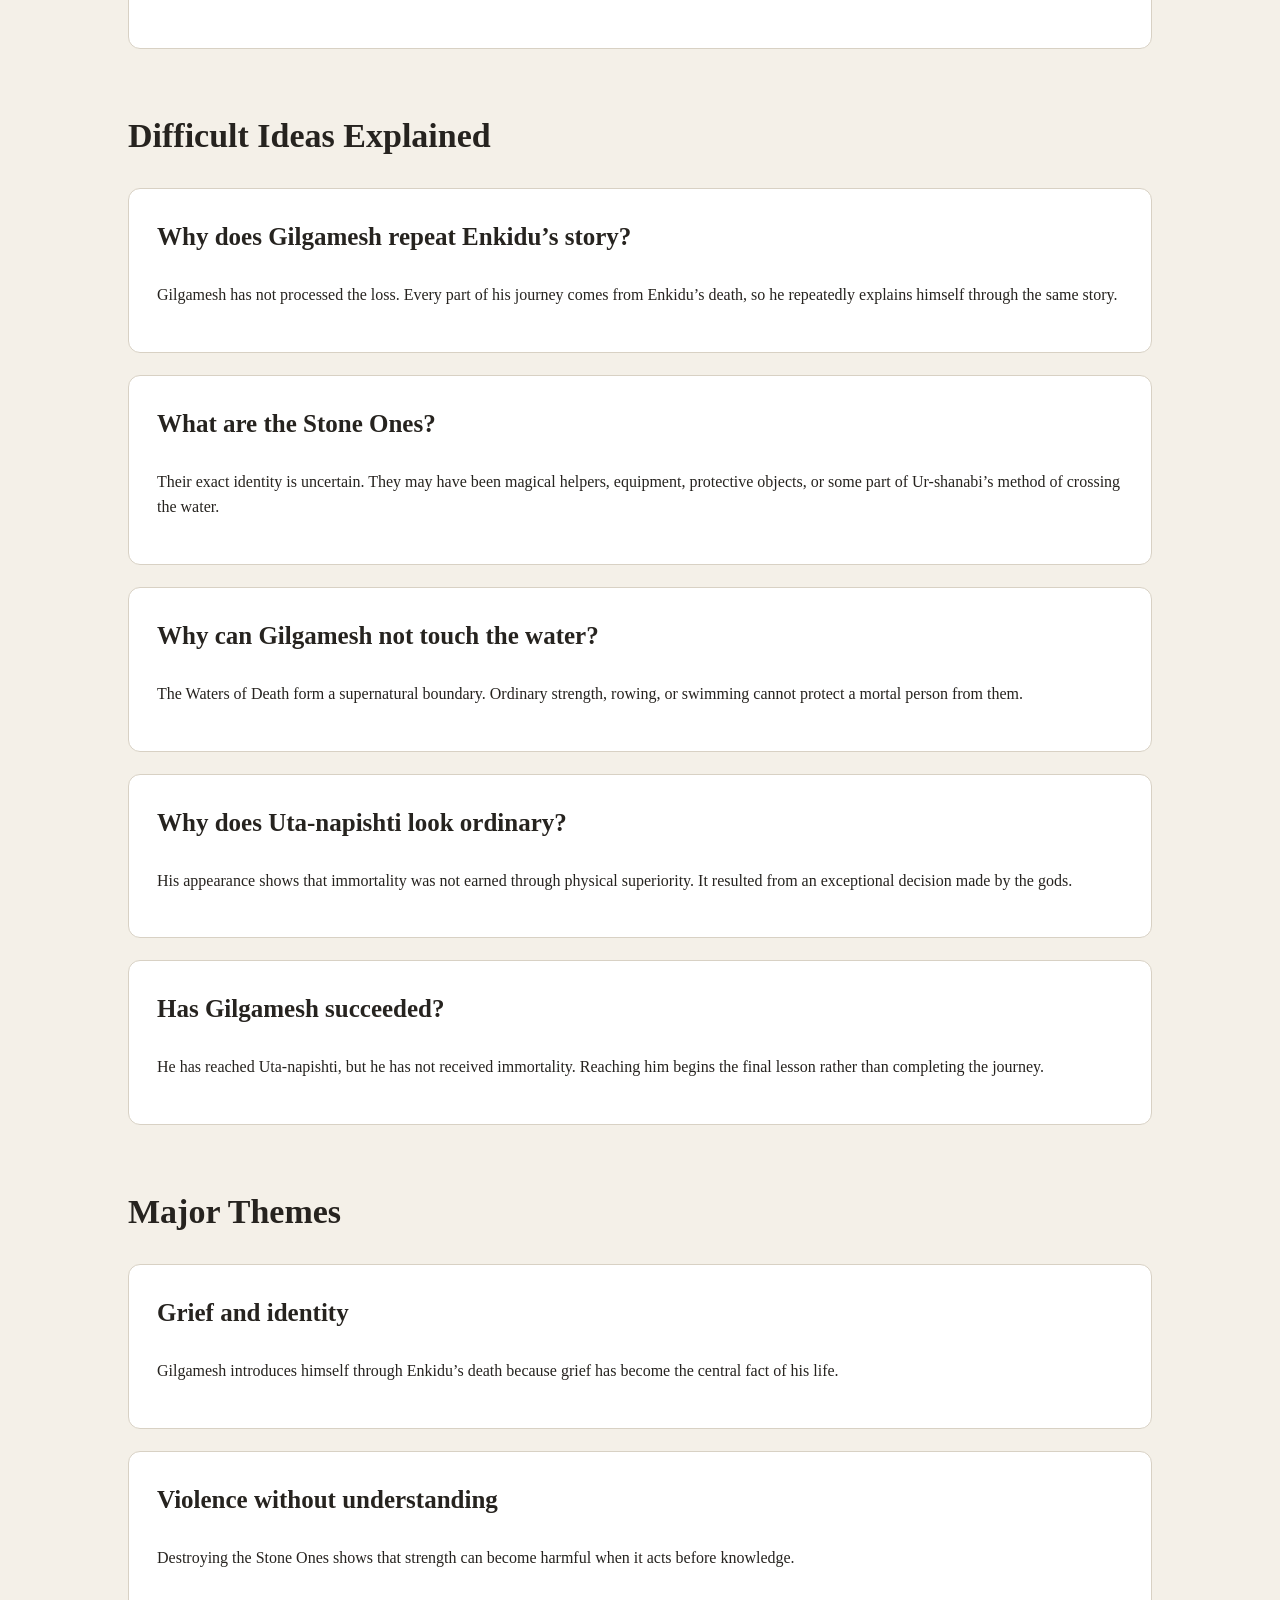
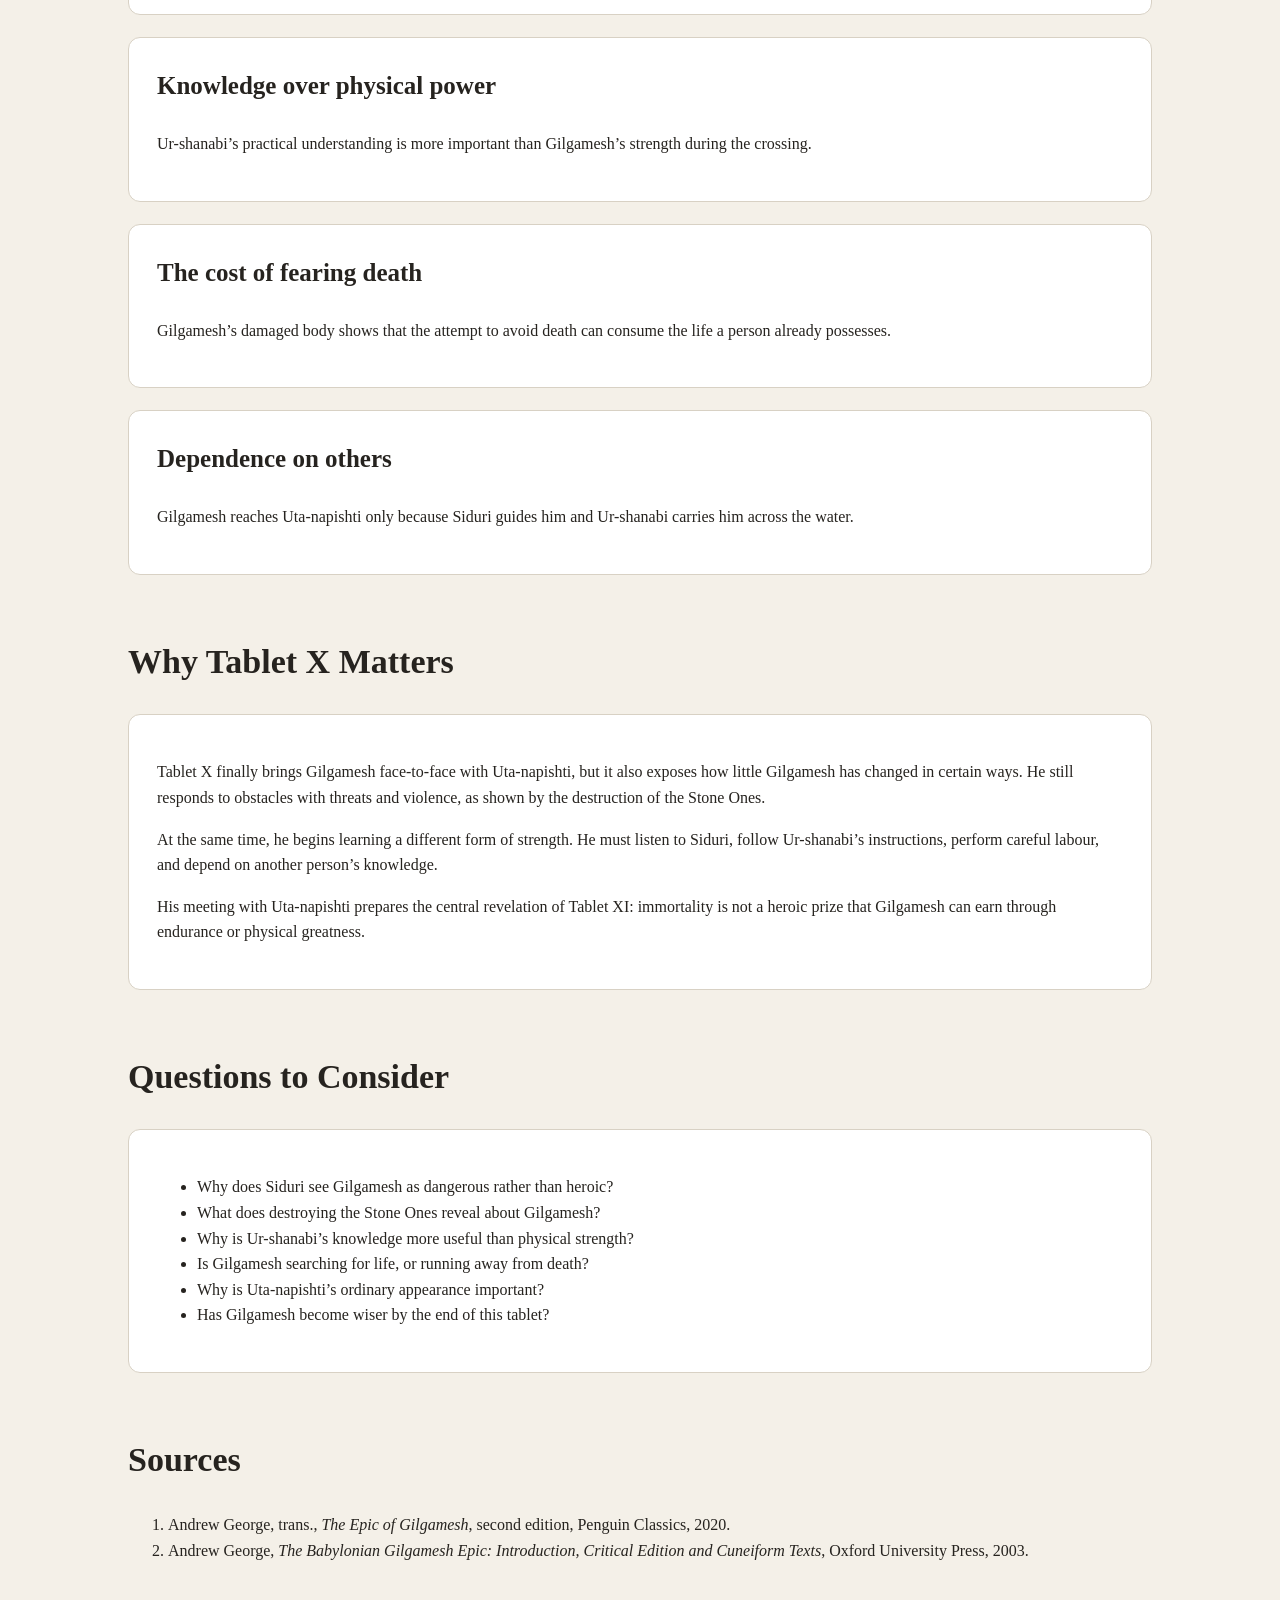
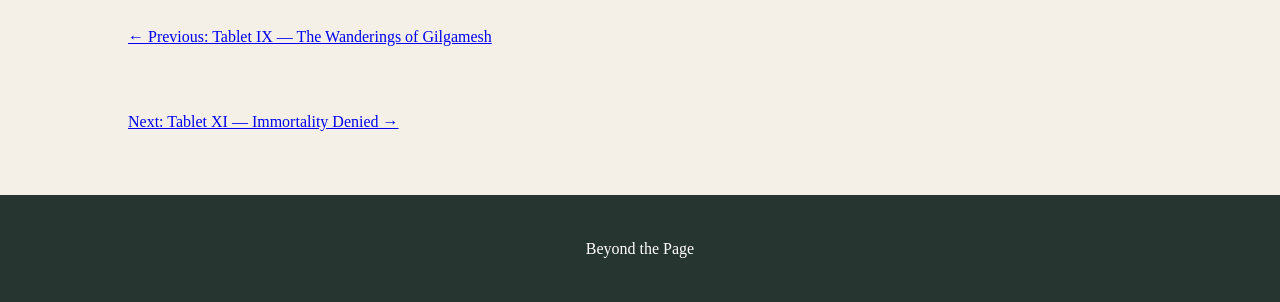
<file: gilgamesh-tablet-10.html>
<!DOCTYPE html>
<html lang="en">
<head>
  <meta charset="UTF-8">
  <meta name="viewport" content="width=device-width, initial-scale=1.0">

  <title>Tablet X: At the Edge of the World | The Epic of Gilgamesh</title>
  <link rel="stylesheet" href="style.css">
</head>

<body>
  <header>
    <h1>Tablet X: At the Edge of the World</h1>

    <p>
      Gilgamesh meets Siduri and Ur-shanabi, crosses the Waters of Death,
      and finally reaches Uta-napishti.
    </p>
  </header>

  <main>
    <section>
      <a href="gilgamesh-tablet-9.html">← Back to Tablet IX</a>
      <br>
      <a href="gilgamesh.html">← Back to The Epic of Gilgamesh</a>
    </section>

    <section>
      <h2>Tablet X at a Glance</h2>

      <article>
        <p>
          After emerging from Mount Mashu, Gilgamesh reaches the tavern of
          Siduri at the edge of the world. His body and clothing have been
          transformed by grief and wandering, so Siduri initially fears him
          and locks her door.
        </p>

        <p>
          Gilgamesh explains that Enkidu’s death has made him terrified of his
          own mortality. He asks Siduri how to reach Uta-napishti, the immortal
          survivor of the flood.
        </p>

        <p>
          Siduri directs him to Ur-shanabi, Uta-napishti’s boatman. Gilgamesh
          destroys the mysterious Stone Ones before learning that they were
          necessary for the crossing, forcing him to prepare many wooden poles
          as replacements.
        </p>

        <p>
          Gilgamesh and Ur-shanabi cross the Waters of Death without touching
          them. When Gilgamesh finally reaches Uta-napishti, he is surprised
          that the immortal man looks physically ordinary.
        </p>
      </article>
    </section>

    <section>
      <h2>Detailed Guide</h2>

      <article>
        <h3>1. Siduri fears Gilgamesh</h3>

        <p>
          Siduri sees an armed, exhausted man wearing animal skins and assumes
          that he may be dangerous. She closes and bars her door.
        </p>

        <p>
          Her reaction shows how completely grief has changed Gilgamesh.
          Although he is still the king of Uruk, his appearance no longer
          communicates royalty, civilization, or self-control.
        </p>
      </article>

      <article>
        <h3>2. Gilgamesh explains his grief</h3>

        <p>
          Gilgamesh tells Siduri about Enkidu, their heroic adventures, and
          Enkidu’s death. He explains that he remained beside his friend’s body
          until decay made death impossible to deny.
        </p>

        <p>
          His fear of dying has driven him away from Uruk and ordinary life.
          The search for immortality is therefore not motivated by curiosity,
          but by unresolved grief.
        </p>
      </article>

      <article>
        <h3>3. Siduri directs him toward Uta-napishti</h3>

        <p>
          Gilgamesh asks how he can reach Uta-napishti. Siduri warns that the
          journey is nearly impossible because the route crosses a dangerous
          sea and the Waters of Death.
        </p>

        <p>
          She nevertheless tells him to find Ur-shanabi, the only boatman who
          may be able to carry him across.
        </p>
      </article>

      <article>
        <h3>4. Gilgamesh destroys the Stone Ones</h3>

        <p>
          When Gilgamesh reaches Ur-shanabi, he attacks and destroys the
          mysterious Stone Ones before understanding what they are.
        </p>

        <p>
          Their precise nature is uncertain because the surviving text is
          damaged, but they were clearly useful for the voyage.
        </p>

        <p>
          This scene reveals one of Gilgamesh’s continuing flaws: he often uses
          force before gaining knowledge. His violence creates an additional
          obstacle rather than solving one.
        </p>
      </article>

      <article>
        <h3>5. Ur-shanabi makes Gilgamesh repair his mistake</h3>

        <p>
          Because the Stone Ones are gone, Ur-shanabi orders Gilgamesh to cut
          many long wooden poles.
        </p>

        <p>
          Each pole can be used only once, since it must not bring the Waters
          of Death into contact with Gilgamesh.
        </p>

        <p>
          The journey now depends on patience, preparation, and obedience.
          Gilgamesh’s strength becomes useful only when guided by Ur-shanabi’s
          knowledge.
        </p>
      </article>

      <article>
        <h3>6. They cross the Waters of Death</h3>

        <p>
          Gilgamesh and Ur-shanabi use the poles to push the boat forward
          without touching the deadly water.
        </p>

        <p>
          When the poles run out, they improvise a sail from Gilgamesh’s
          clothing and complete the crossing.
        </p>

        <p>
          The episode shows that Gilgamesh cannot reach his goal alone. He
          depends on Ur-shanabi’s experience and on practical cooperation
          rather than heroic combat.
        </p>
      </article>

      <article>
        <h3>7. Gilgamesh meets Uta-napishti</h3>

        <p>
          Gilgamesh finally stands before the man he believes can teach him how
          to escape death.
        </p>

        <p>
          He is surprised because Uta-napishti looks like an ordinary human
          being rather than a visibly divine or superhuman figure.
        </p>

        <p>
          This challenges Gilgamesh’s assumption that immortality must be the
          result of exceptional strength or heroic greatness.
        </p>
      </article>

      <article>
        <h3>8. Uta-napishti challenges Gilgamesh’s way of living</h3>

        <p>
          Uta-napishti asks why Gilgamesh has allowed grief and fear to destroy
          his body.
        </p>

        <p>
          Gilgamesh is trying to preserve his life, yet his obsession with
          avoiding death has caused him to abandon sleep, comfort, community,
          and kingship.
        </p>

        <p>
          Uta-napishti begins introducing the lesson that fear of death cannot
          prevent mortality, but it can prevent a person from truly living.
        </p>
      </article>
    </section>

    <section>
      <h2>Difficult Ideas Explained</h2>

      <article>
        <h3>Why does Gilgamesh repeat Enkidu’s story?</h3>

        <p>
          Gilgamesh has not processed the loss. Every part of his journey comes
          from Enkidu’s death, so he repeatedly explains himself through the
          same story.
        </p>
      </article>

      <article>
        <h3>What are the Stone Ones?</h3>

        <p>
          Their exact identity is uncertain. They may have been magical
          helpers, equipment, protective objects, or some part of Ur-shanabi’s
          method of crossing the water.
        </p>
      </article>

      <article>
        <h3>Why can Gilgamesh not touch the water?</h3>

        <p>
          The Waters of Death form a supernatural boundary. Ordinary strength,
          rowing, or swimming cannot protect a mortal person from them.
        </p>
      </article>

      <article>
        <h3>Why does Uta-napishti look ordinary?</h3>

        <p>
          His appearance shows that immortality was not earned through physical
          superiority. It resulted from an exceptional decision made by the
          gods.
        </p>
      </article>

      <article>
        <h3>Has Gilgamesh succeeded?</h3>

        <p>
          He has reached Uta-napishti, but he has not received immortality.
          Reaching him begins the final lesson rather than completing the
          journey.
        </p>
      </article>
    </section>

    <section>
      <h2>Major Themes</h2>

      <article>
        <h3>Grief and identity</h3>

        <p>
          Gilgamesh introduces himself through Enkidu’s death because grief has
          become the central fact of his life.
        </p>
      </article>

      <article>
        <h3>Violence without understanding</h3>

        <p>
          Destroying the Stone Ones shows that strength can become harmful when
          it acts before knowledge.
        </p>
      </article>

      <article>
        <h3>Knowledge over physical power</h3>

        <p>
          Ur-shanabi’s practical understanding is more important than
          Gilgamesh’s strength during the crossing.
        </p>
      </article>

      <article>
        <h3>The cost of fearing death</h3>

        <p>
          Gilgamesh’s damaged body shows that the attempt to avoid death can
          consume the life a person already possesses.
        </p>
      </article>

      <article>
        <h3>Dependence on others</h3>

        <p>
          Gilgamesh reaches Uta-napishti only because Siduri guides him and
          Ur-shanabi carries him across the water.
        </p>
      </article>
    </section>

    <section>
      <h2>Why Tablet X Matters</h2>

      <article>
        <p>
          Tablet X finally brings Gilgamesh face-to-face with Uta-napishti, but
          it also exposes how little Gilgamesh has changed in certain ways. He
          still responds to obstacles with threats and violence, as shown by
          the destruction of the Stone Ones.
        </p>

        <p>
          At the same time, he begins learning a different form of strength.
          He must listen to Siduri, follow Ur-shanabi’s instructions, perform
          careful labour, and depend on another person’s knowledge.
        </p>

        <p>
          His meeting with Uta-napishti prepares the central revelation of
          Tablet XI: immortality is not a heroic prize that Gilgamesh can earn
          through endurance or physical greatness.
        </p>
      </article>
    </section>

    <section>
      <h2>Questions to Consider</h2>

      <article>
        <ul>
          <li>Why does Siduri see Gilgamesh as dangerous rather than heroic?</li>

          <li>
            What does destroying the Stone Ones reveal about Gilgamesh?
          </li>

          <li>
            Why is Ur-shanabi’s knowledge more useful than physical strength?
          </li>

          <li>
            Is Gilgamesh searching for life, or running away from death?
          </li>

          <li>
            Why is Uta-napishti’s ordinary appearance important?
          </li>

          <li>
            Has Gilgamesh become wiser by the end of this tablet?
          </li>
        </ul>
      </article>
    </section>

    <section>
      <h2>Sources</h2>

      <ol>
        <li>
          Andrew George, trans.,
          <em>The Epic of Gilgamesh</em>,
          second edition, Penguin Classics, 2020.
        </li>

        <li>
          Andrew George,
          <em>The Babylonian Gilgamesh Epic: Introduction, Critical Edition
          and Cuneiform Texts</em>,
          Oxford University Press, 2003.
        </li>
      </ol>
    </section>

    <section>
      <a href="gilgamesh-tablet-9.html">
        ← Previous: Tablet IX — The Wanderings of Gilgamesh
      </a>
    </section>

    <section>
      <a href="gilgamesh-tablet-11.html">
        Next: Tablet XI — Immortality Denied →
      </a>
    </section>
  </main>

  <footer>
    <p>Beyond the Page</p>
  </footer>
</body>
</html>
</file>
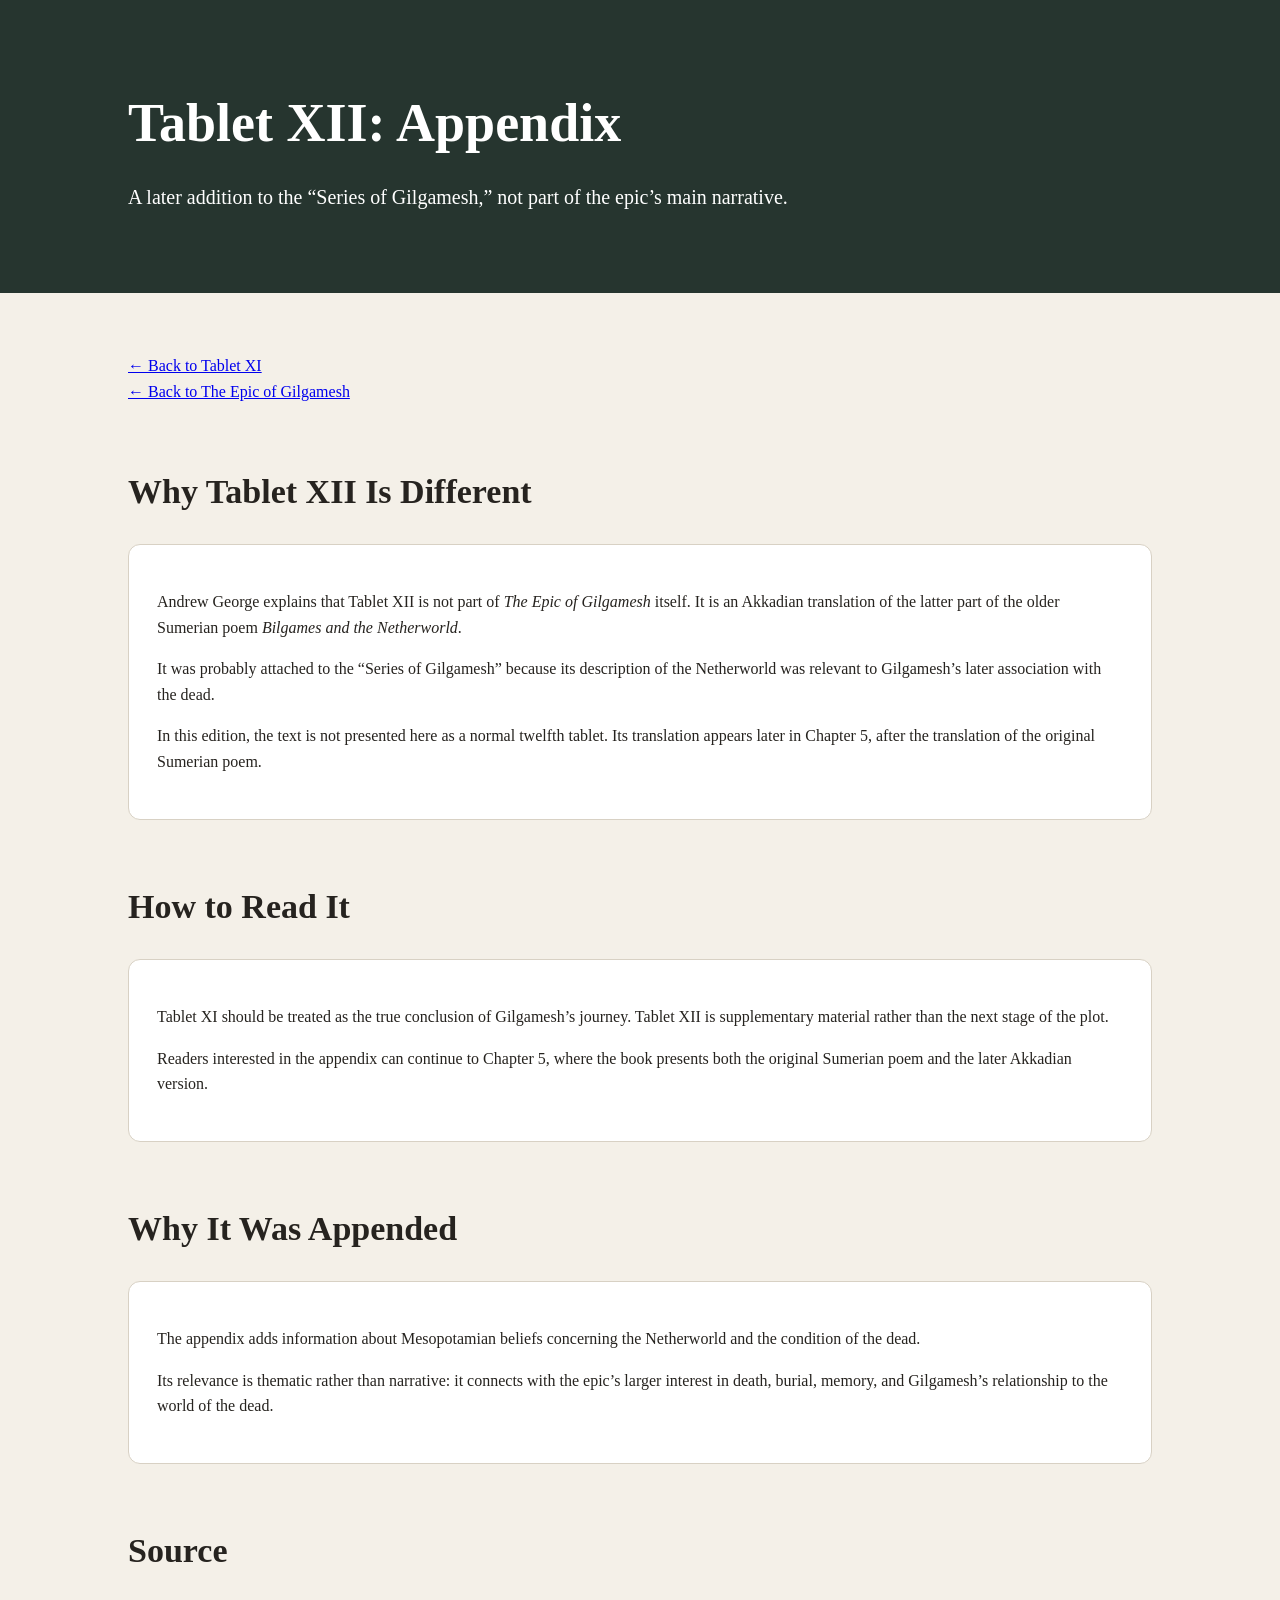
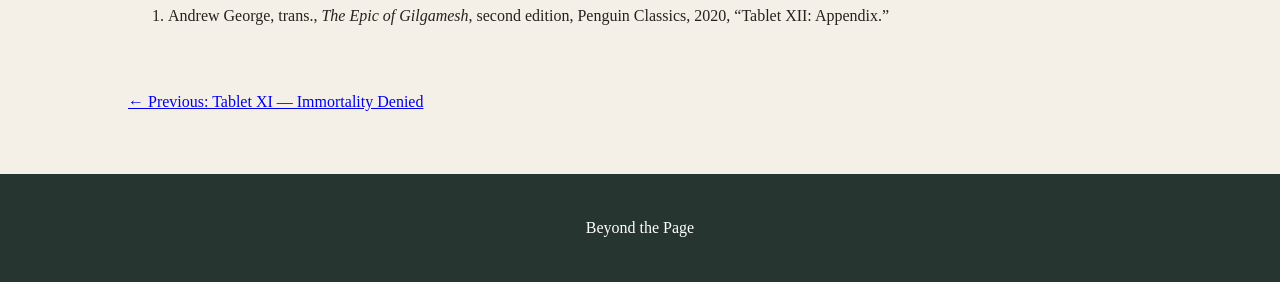
<file: gilgamesh-tablet-12.html>
<!DOCTYPE html>
<html lang="en">
<head>
  <meta charset="UTF-8">
  <meta name="viewport" content="width=device-width, initial-scale=1.0">

  <title>Tablet XII: Appendix | The Epic of Gilgamesh</title>
  <link rel="stylesheet" href="style.css">
</head>

<body>
  <header>
    <h1>Tablet XII: Appendix</h1>

    <p>
      A later addition to the “Series of Gilgamesh,” not part of the epic’s
      main narrative.
    </p>
  </header>

  <main>
    <section>
      <a href="gilgamesh-tablet-11.html">← Back to Tablet XI</a>
      <br>
      <a href="gilgamesh.html">← Back to The Epic of Gilgamesh</a>
    </section>

    <section>
      <h2>Why Tablet XII Is Different</h2>

      <article>
        <p>
          Andrew George explains that Tablet XII is not part of
          <em>The Epic of Gilgamesh</em> itself. It is an Akkadian translation
          of the latter part of the older Sumerian poem
          <em>Bilgames and the Netherworld</em>.
        </p>

        <p>
          It was probably attached to the “Series of Gilgamesh” because its
          description of the Netherworld was relevant to Gilgamesh’s later
          association with the dead.
        </p>

        <p>
          In this edition, the text is not presented here as a normal twelfth
          tablet. Its translation appears later in Chapter 5, after the
          translation of the original Sumerian poem.
        </p>
      </article>
    </section>

    <section>
      <h2>How to Read It</h2>

      <article>
        <p>
          Tablet XI should be treated as the true conclusion of Gilgamesh’s
          journey. Tablet XII is supplementary material rather than the next
          stage of the plot.
        </p>

        <p>
          Readers interested in the appendix can continue to Chapter 5, where
          the book presents both the original Sumerian poem and the later
          Akkadian version.
        </p>
      </article>
    </section>

    <section>
      <h2>Why It Was Appended</h2>

      <article>
        <p>
          The appendix adds information about Mesopotamian beliefs concerning
          the Netherworld and the condition of the dead.
        </p>

        <p>
          Its relevance is thematic rather than narrative: it connects with
          the epic’s larger interest in death, burial, memory, and Gilgamesh’s
          relationship to the world of the dead.
        </p>
      </article>
    </section>

    <section>
      <h2>Source</h2>

      <ol>
        <li>
          Andrew George, trans.,
          <em>The Epic of Gilgamesh</em>,
          second edition, Penguin Classics, 2020,
          “Tablet XII: Appendix.”
        </li>
      </ol>
    </section>

    <section>
      <a href="gilgamesh-tablet-11.html">
        ← Previous: Tablet XI — Immortality Denied
      </a>
    </section>
  </main>

  <footer>
    <p>Beyond the Page</p>
  </footer>
</body>
</html>
</file>
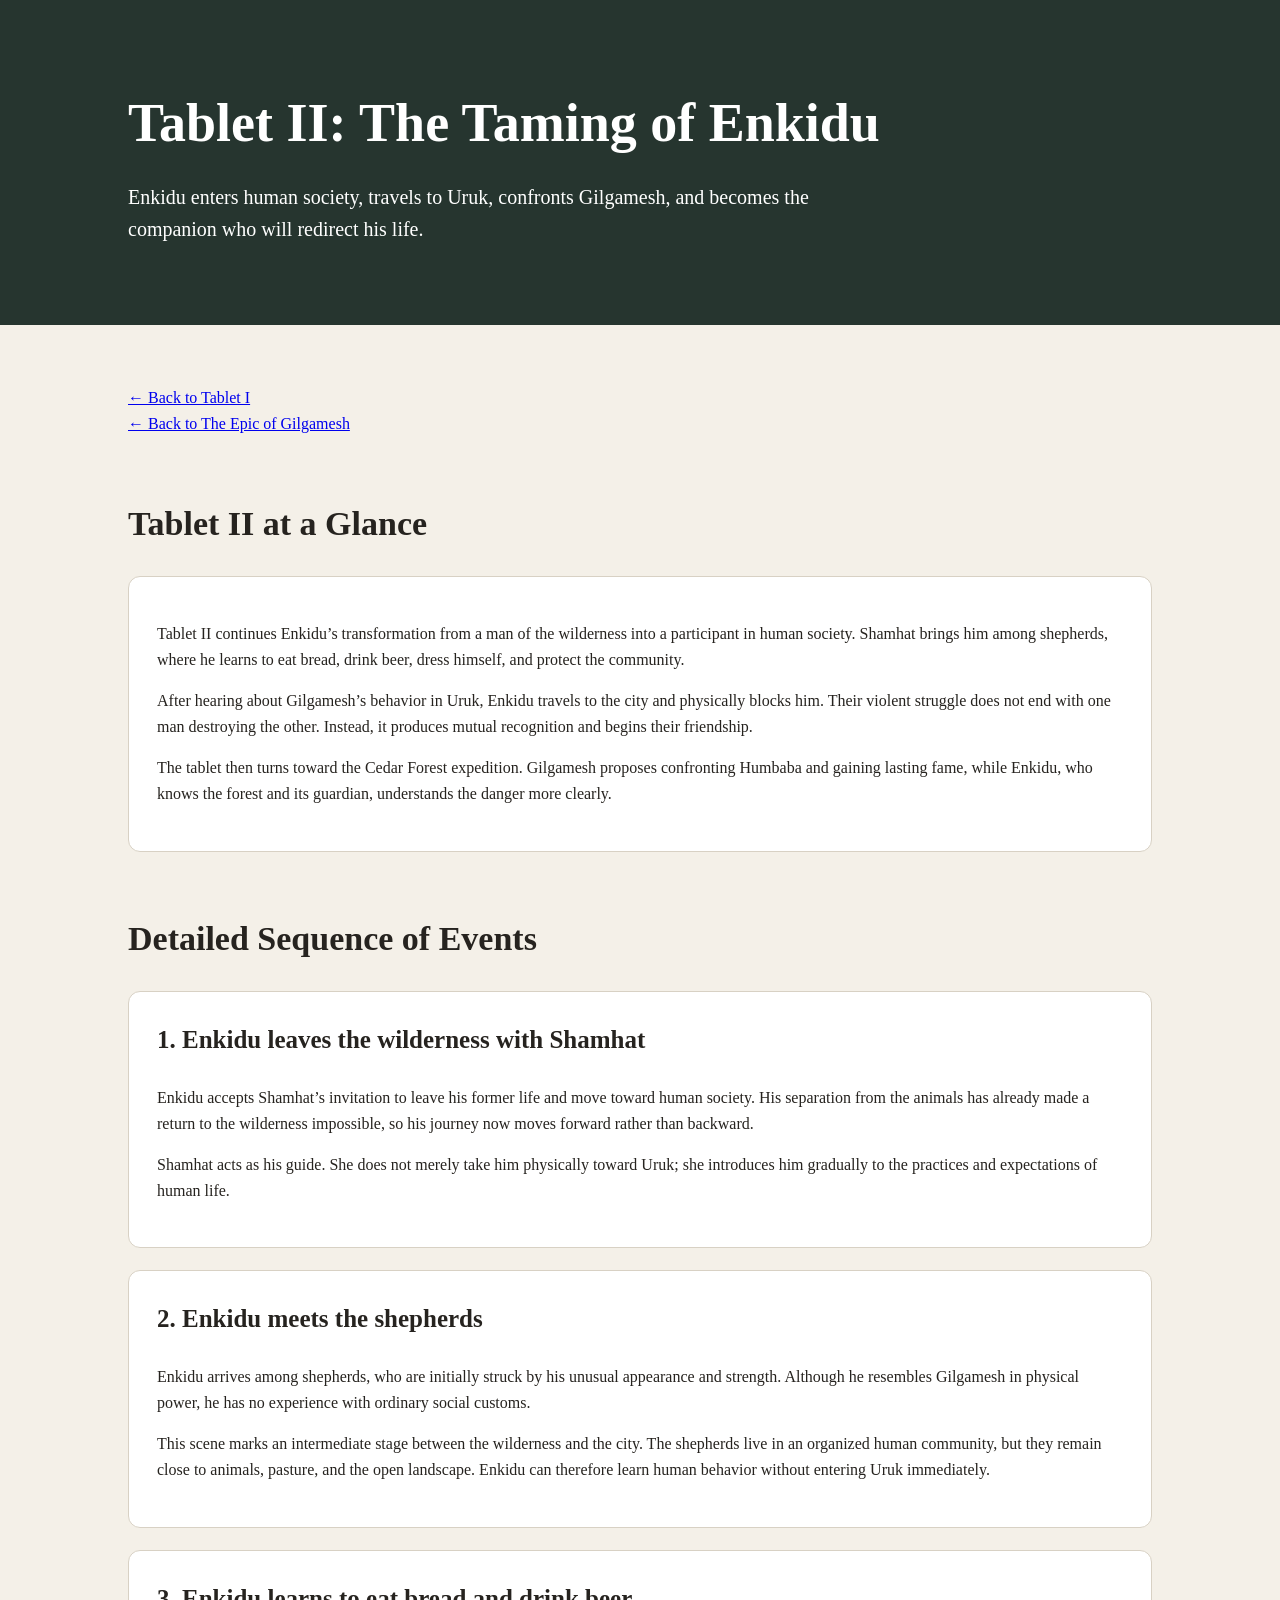
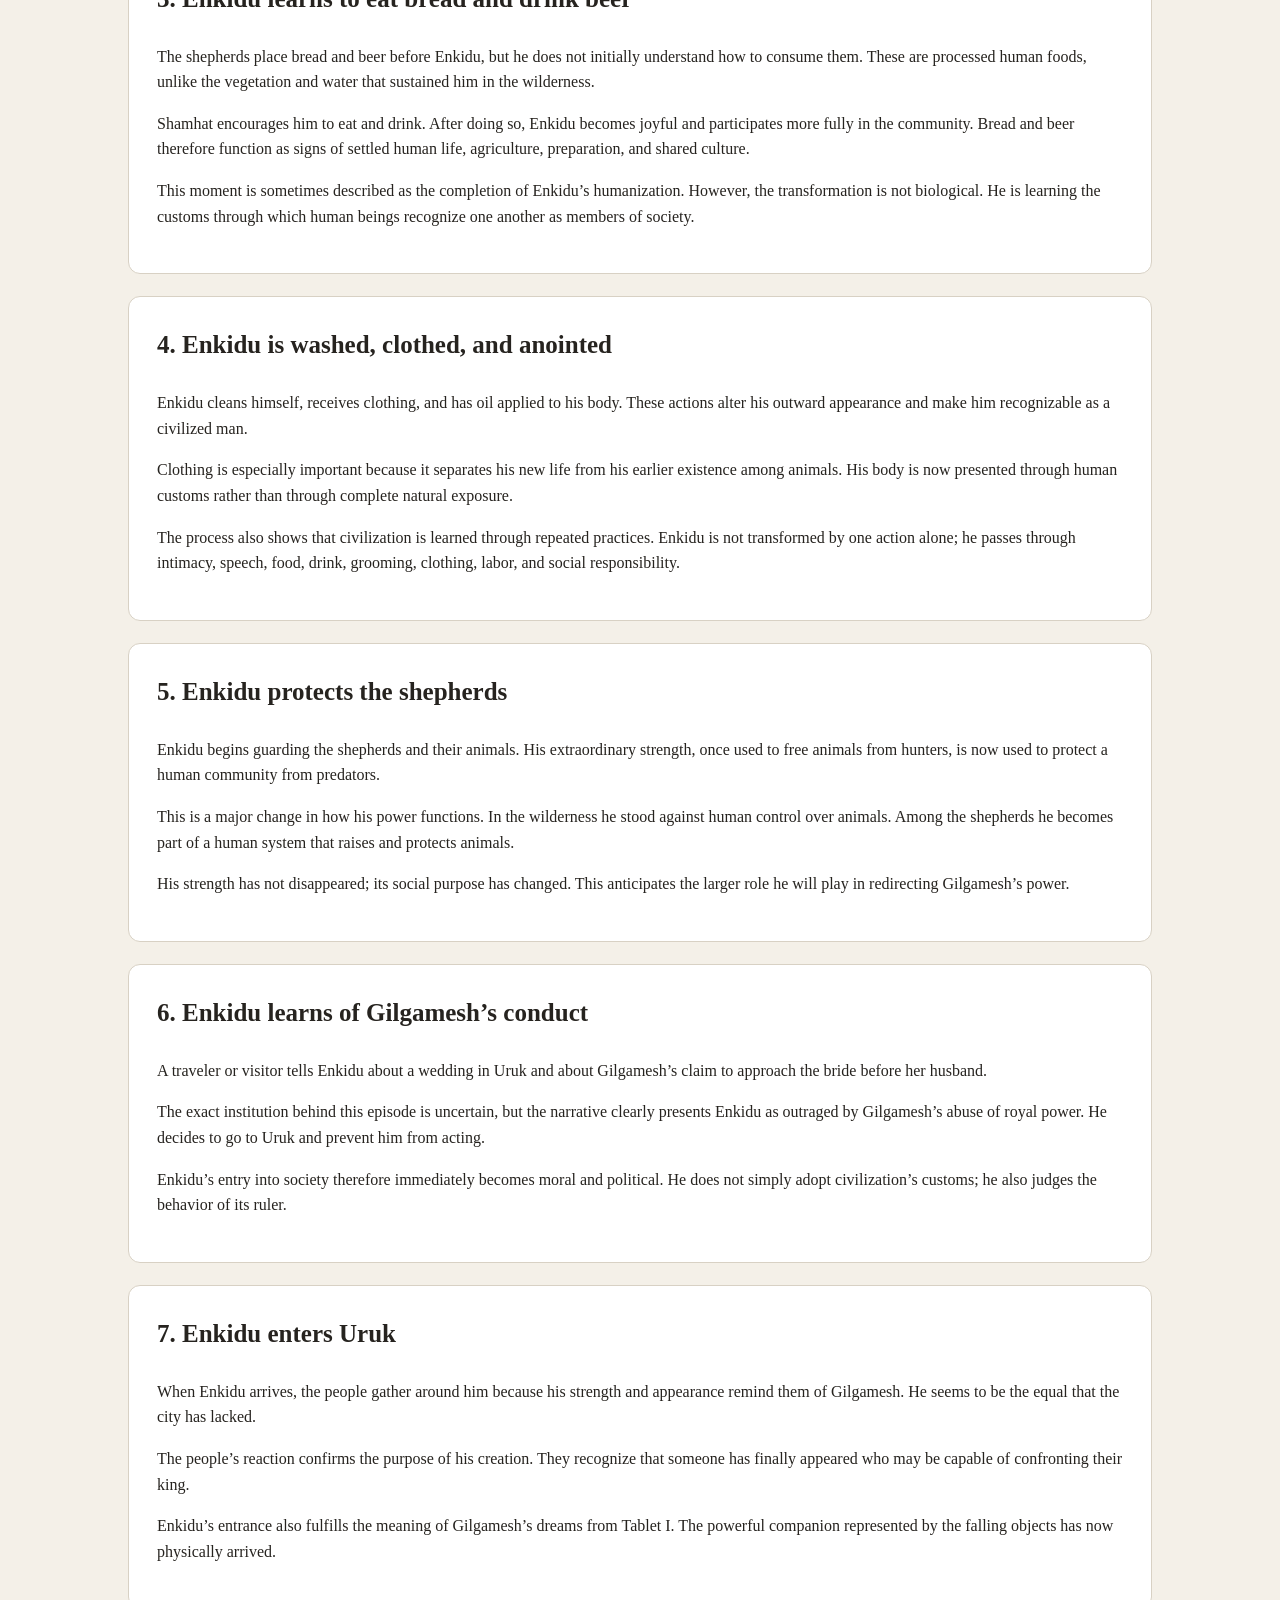
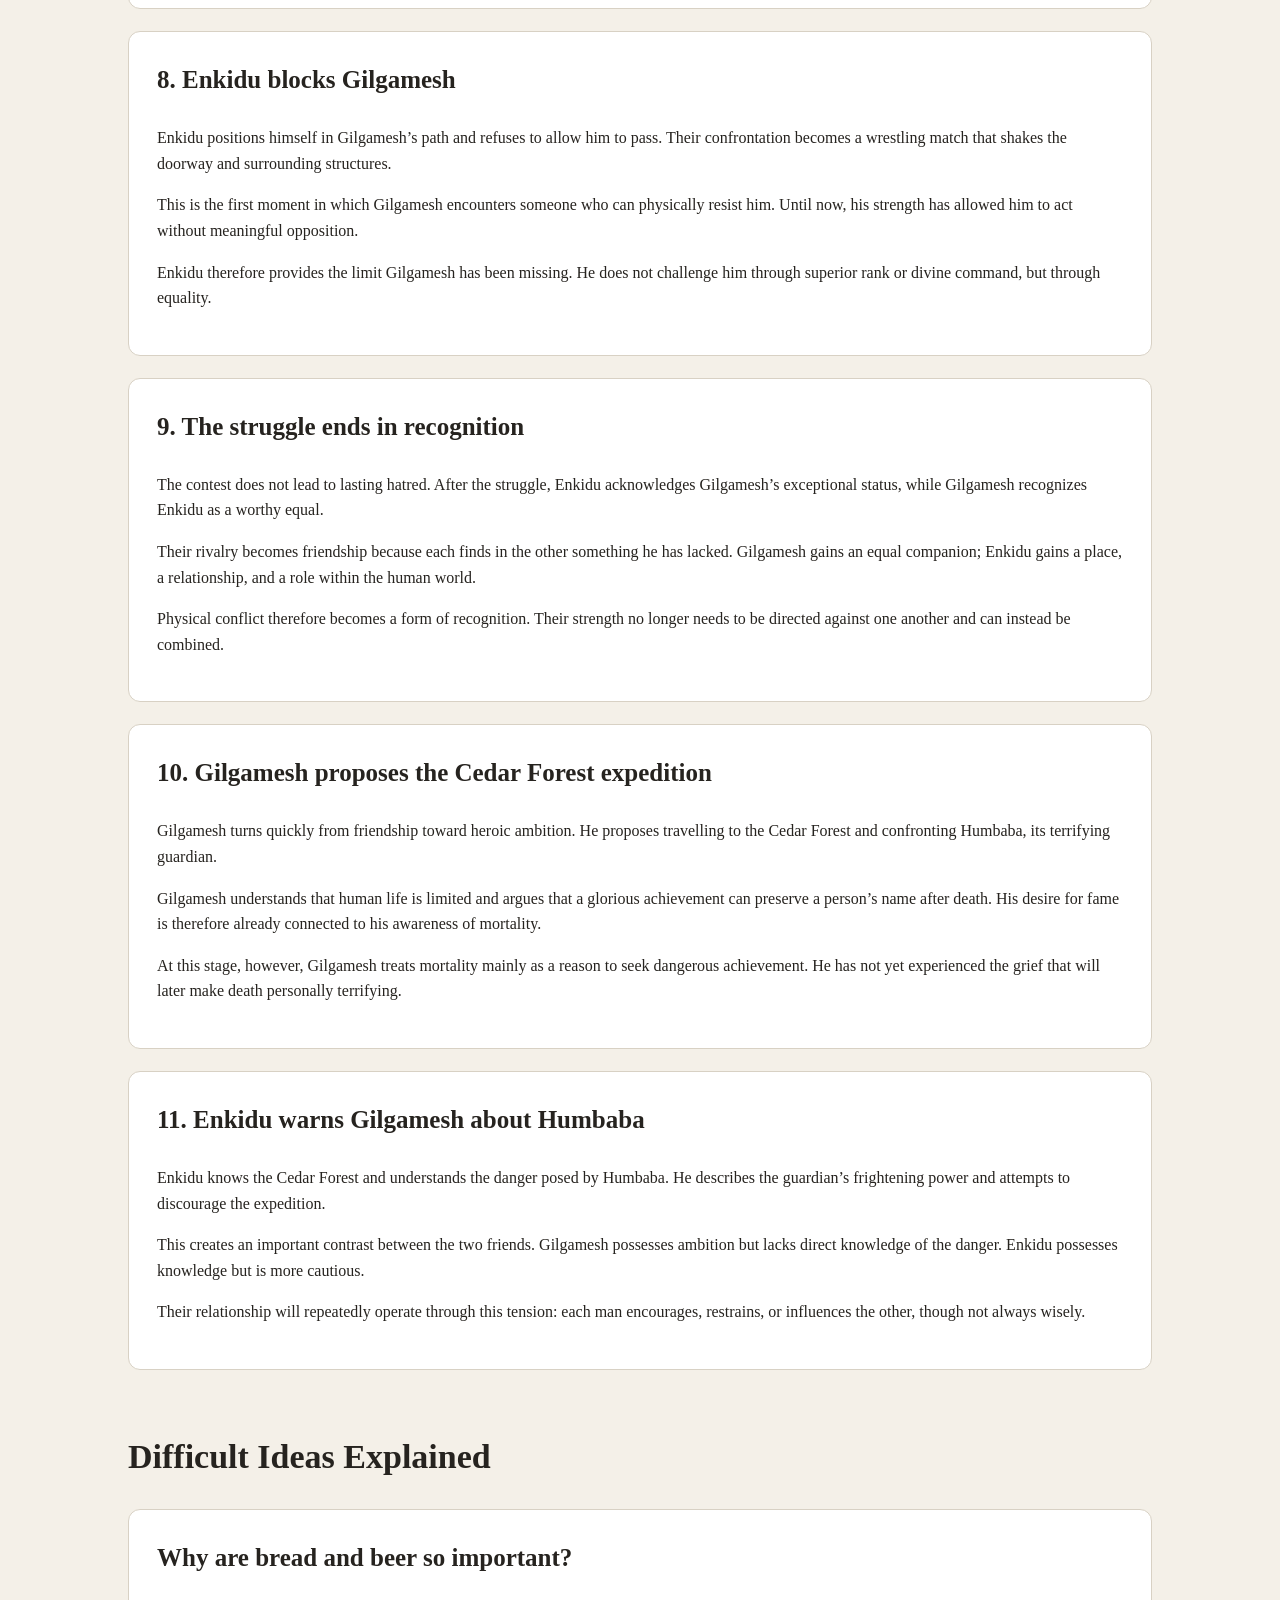
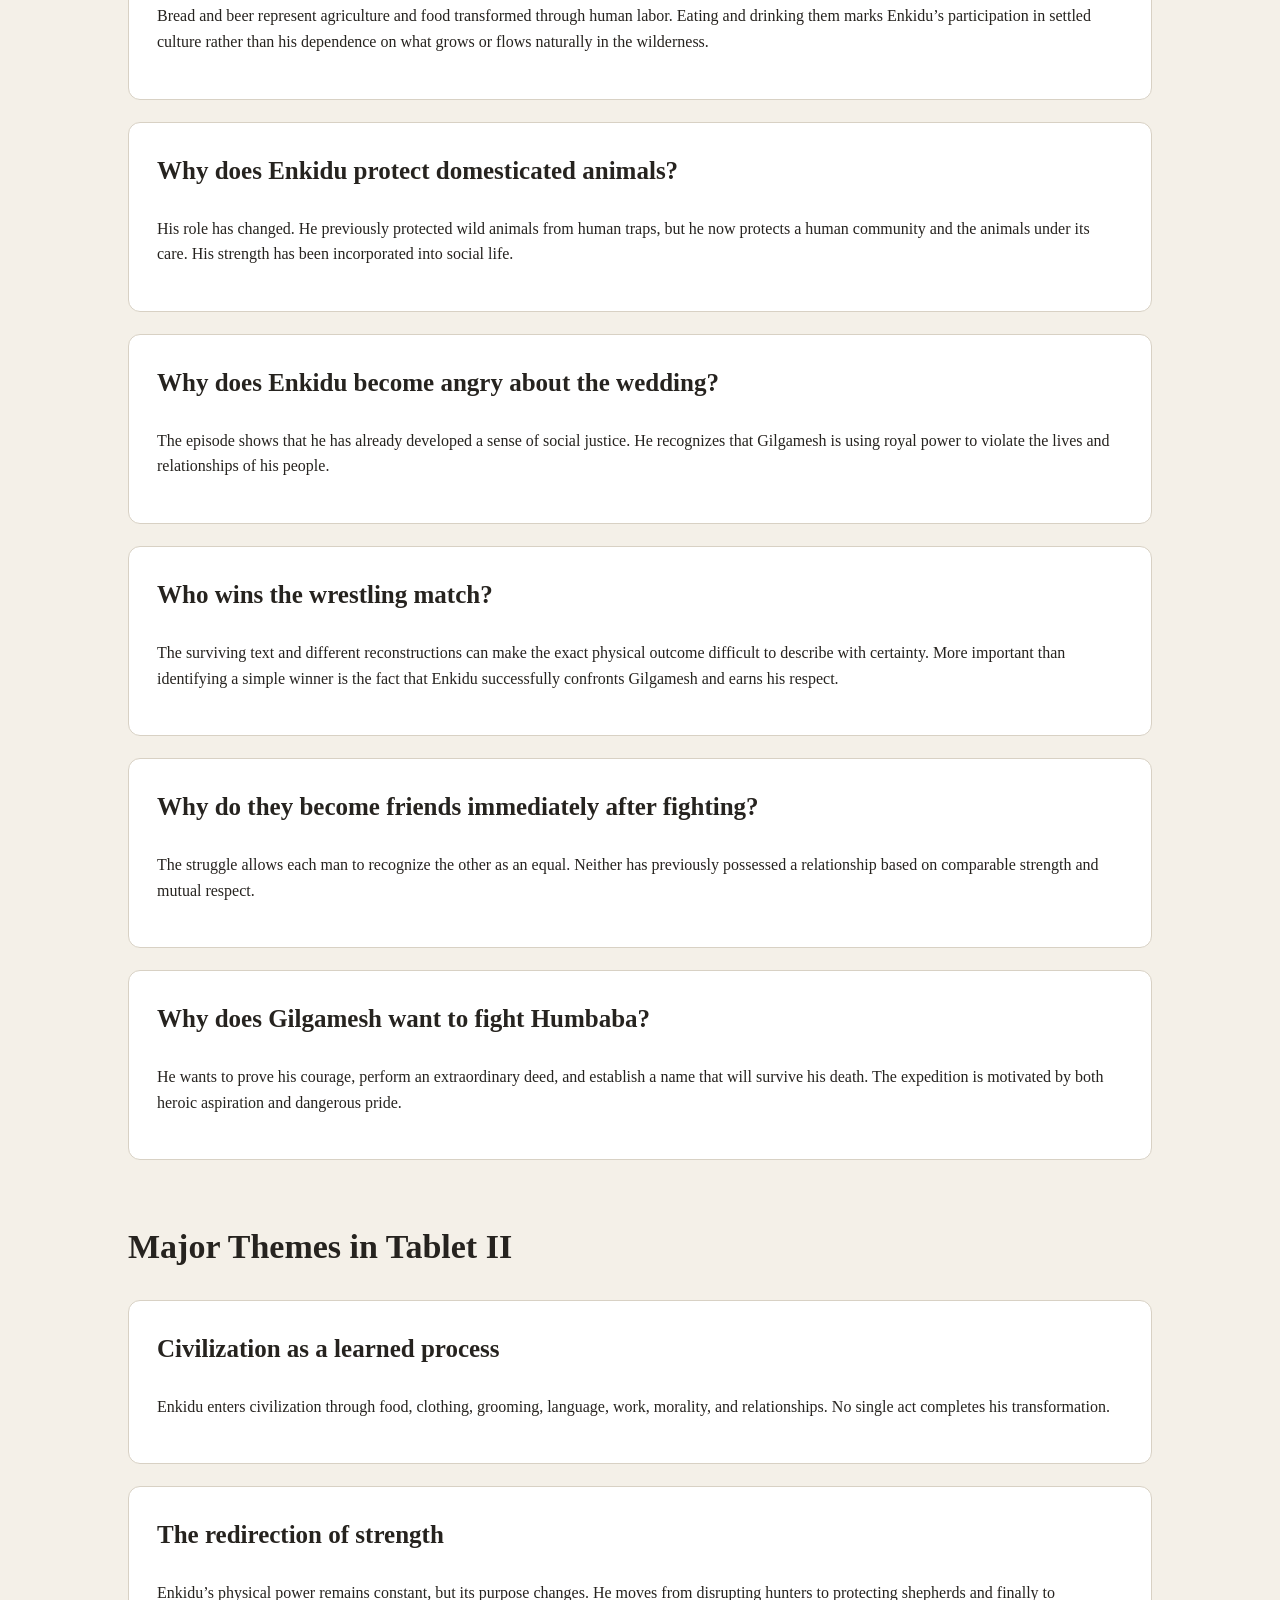
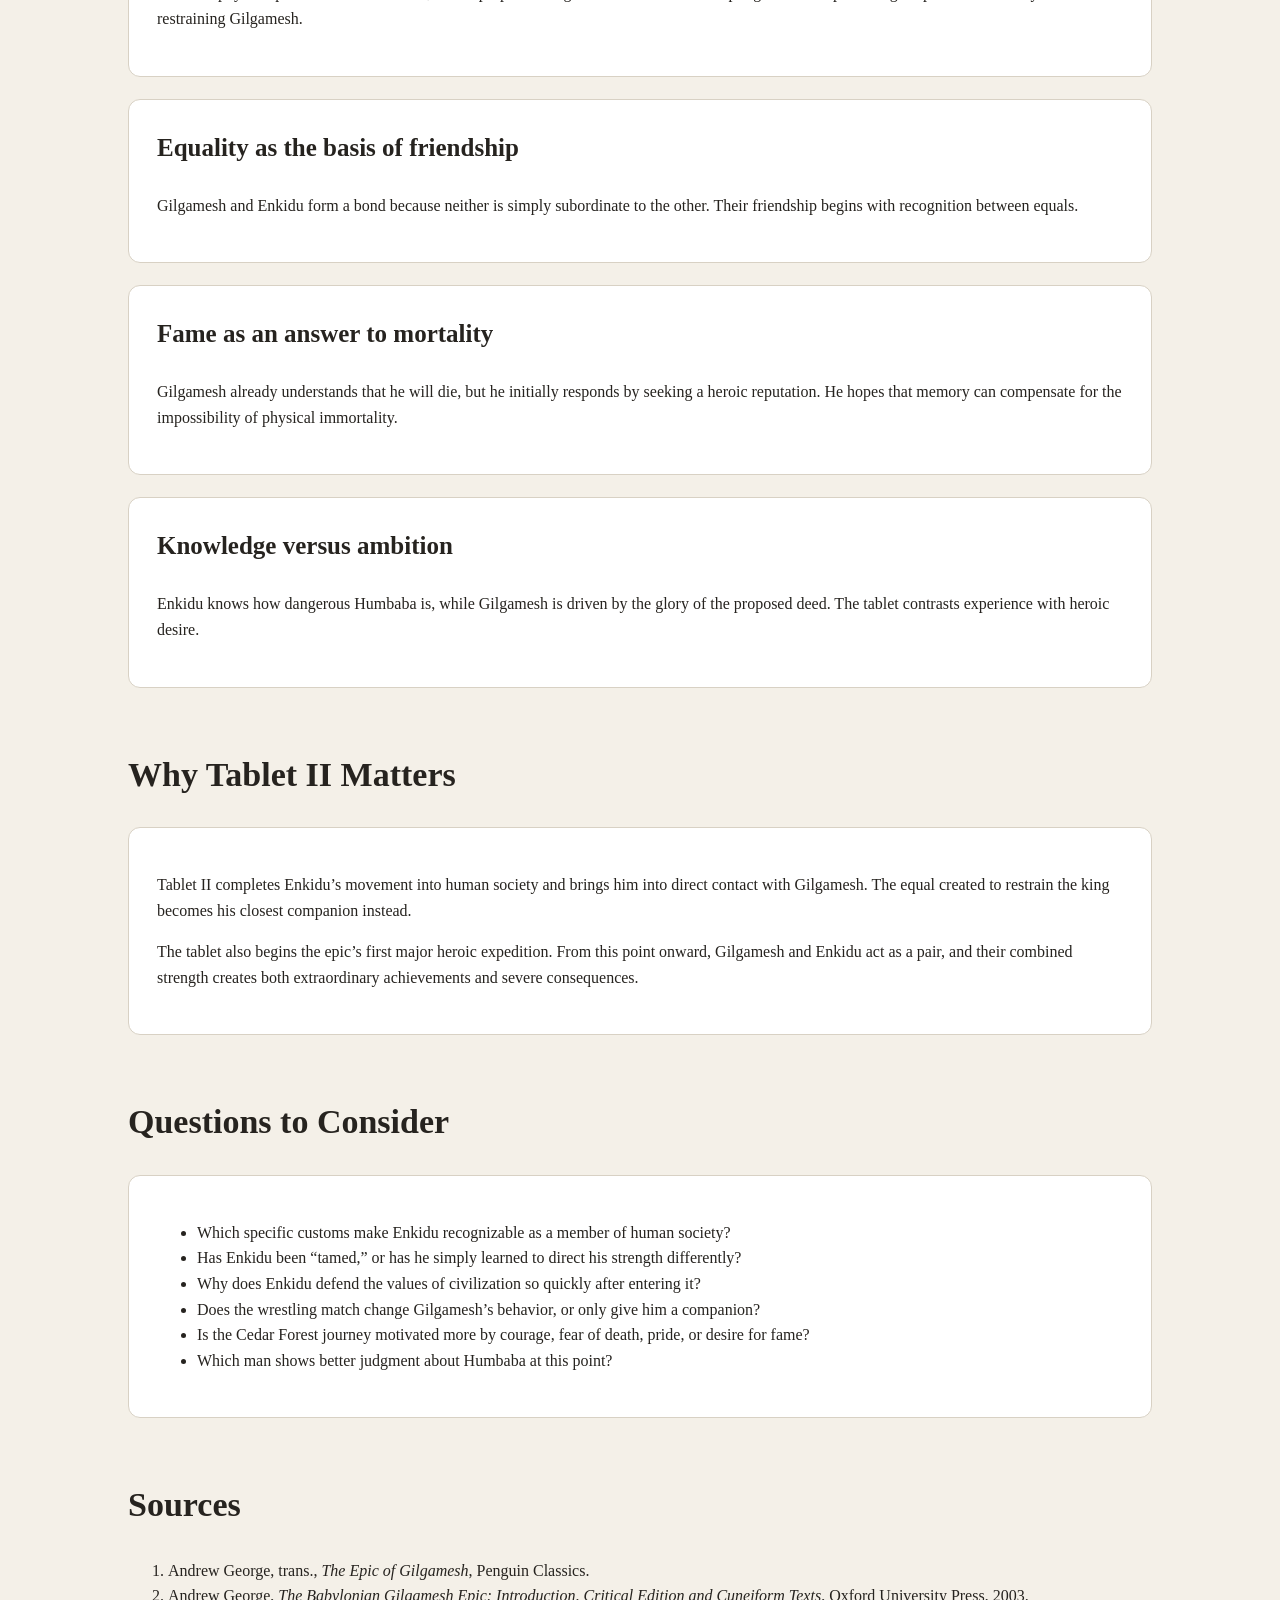
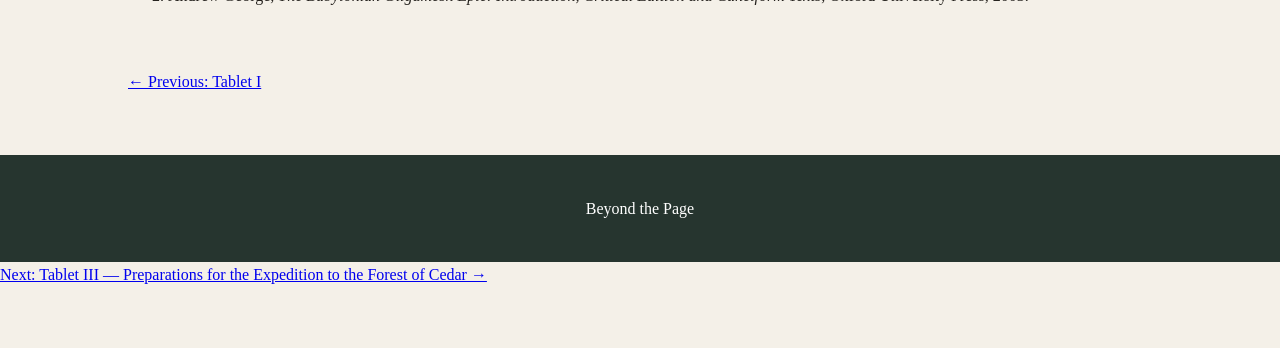
<file: gilgamesh-tablet-2.html>
<!DOCTYPE html>
<html lang="en">
<head>
  <meta charset="UTF-8">
  <meta name="viewport" content="width=device-width, initial-scale=1.0">

  <title>Tablet II: The Taming of Enkidu | The Epic of Gilgamesh</title>
  <link rel="stylesheet" href="style.css">
</head>

<body>
  <header>
    <h1>Tablet II: The Taming of Enkidu</h1>

    <p>
      Enkidu enters human society, travels to Uruk, confronts Gilgamesh,
      and becomes the companion who will redirect his life.
    </p>
  </header>

  <main>
    <section>
      <a href="gilgamesh-tablet-1.html">← Back to Tablet I</a>
      <br>
      <a href="gilgamesh.html">← Back to The Epic of Gilgamesh</a>
    </section>

    <section>
      <h2>Tablet II at a Glance</h2>

      <article>
        <p>
          Tablet II continues Enkidu’s transformation from a man of the
          wilderness into a participant in human society. Shamhat brings him
          among shepherds, where he learns to eat bread, drink beer, dress
          himself, and protect the community.
        </p>

        <p>
          After hearing about Gilgamesh’s behavior in Uruk, Enkidu travels to
          the city and physically blocks him. Their violent struggle does not
          end with one man destroying the other. Instead, it produces mutual
          recognition and begins their friendship.
        </p>

        <p>
          The tablet then turns toward the Cedar Forest expedition. Gilgamesh
          proposes confronting Humbaba and gaining lasting fame, while Enkidu,
          who knows the forest and its guardian, understands the danger more
          clearly.
        </p>
      </article>
    </section>

    <section>
      <h2>Detailed Sequence of Events</h2>

      <article>
        <h3>1. Enkidu leaves the wilderness with Shamhat</h3>

        <p>
          Enkidu accepts Shamhat’s invitation to leave his former life and
          move toward human society. His separation from the animals has
          already made a return to the wilderness impossible, so his journey
          now moves forward rather than backward.
        </p>

        <p>
          Shamhat acts as his guide. She does not merely take him physically
          toward Uruk; she introduces him gradually to the practices and
          expectations of human life.
        </p>
      </article>

      <article>
        <h3>2. Enkidu meets the shepherds</h3>

        <p>
          Enkidu arrives among shepherds, who are initially struck by his
          unusual appearance and strength. Although he resembles Gilgamesh in
          physical power, he has no experience with ordinary social customs.
        </p>

        <p>
          This scene marks an intermediate stage between the wilderness and
          the city. The shepherds live in an organized human community, but
          they remain close to animals, pasture, and the open landscape.
          Enkidu can therefore learn human behavior without entering Uruk
          immediately.
        </p>
      </article>

      <article>
        <h3>3. Enkidu learns to eat bread and drink beer</h3>

        <p>
          The shepherds place bread and beer before Enkidu, but he does not
          initially understand how to consume them. These are processed human
          foods, unlike the vegetation and water that sustained him in the
          wilderness.
        </p>

        <p>
          Shamhat encourages him to eat and drink. After doing so, Enkidu
          becomes joyful and participates more fully in the community.
          Bread and beer therefore function as signs of settled human life,
          agriculture, preparation, and shared culture.
        </p>

        <p>
          This moment is sometimes described as the completion of Enkidu’s
          humanization. However, the transformation is not biological. He is
          learning the customs through which human beings recognize one
          another as members of society.
        </p>
      </article>

      <article>
        <h3>4. Enkidu is washed, clothed, and anointed</h3>

        <p>
          Enkidu cleans himself, receives clothing, and has oil applied to his
          body. These actions alter his outward appearance and make him
          recognizable as a civilized man.
        </p>

        <p>
          Clothing is especially important because it separates his new life
          from his earlier existence among animals. His body is now presented
          through human customs rather than through complete natural exposure.
        </p>

        <p>
          The process also shows that civilization is learned through repeated
          practices. Enkidu is not transformed by one action alone; he passes
          through intimacy, speech, food, drink, grooming, clothing, labor,
          and social responsibility.
        </p>
      </article>

      <article>
        <h3>5. Enkidu protects the shepherds</h3>

        <p>
          Enkidu begins guarding the shepherds and their animals. His
          extraordinary strength, once used to free animals from hunters,
          is now used to protect a human community from predators.
        </p>

        <p>
          This is a major change in how his power functions. In the wilderness
          he stood against human control over animals. Among the shepherds he
          becomes part of a human system that raises and protects animals.
        </p>

        <p>
          His strength has not disappeared; its social purpose has changed.
          This anticipates the larger role he will play in redirecting
          Gilgamesh’s power.
        </p>
      </article>

      <article>
        <h3>6. Enkidu learns of Gilgamesh’s conduct</h3>

        <p>
          A traveler or visitor tells Enkidu about a wedding in Uruk and about
          Gilgamesh’s claim to approach the bride before her husband.
        </p>

        <p>
          The exact institution behind this episode is uncertain, but the
          narrative clearly presents Enkidu as outraged by Gilgamesh’s abuse
          of royal power. He decides to go to Uruk and prevent him from acting.
        </p>

        <p>
          Enkidu’s entry into society therefore immediately becomes moral and
          political. He does not simply adopt civilization’s customs; he also
          judges the behavior of its ruler.
        </p>
      </article>

      <article>
        <h3>7. Enkidu enters Uruk</h3>

        <p>
          When Enkidu arrives, the people gather around him because his
          strength and appearance remind them of Gilgamesh. He seems to be the
          equal that the city has lacked.
        </p>

        <p>
          The people’s reaction confirms the purpose of his creation. They
          recognize that someone has finally appeared who may be capable of
          confronting their king.
        </p>

        <p>
          Enkidu’s entrance also fulfills the meaning of Gilgamesh’s dreams
          from Tablet I. The powerful companion represented by the falling
          objects has now physically arrived.
        </p>
      </article>

      <article>
        <h3>8. Enkidu blocks Gilgamesh</h3>

        <p>
          Enkidu positions himself in Gilgamesh’s path and refuses to allow
          him to pass. Their confrontation becomes a wrestling match that
          shakes the doorway and surrounding structures.
        </p>

        <p>
          This is the first moment in which Gilgamesh encounters someone who
          can physically resist him. Until now, his strength has allowed him
          to act without meaningful opposition.
        </p>

        <p>
          Enkidu therefore provides the limit Gilgamesh has been missing.
          He does not challenge him through superior rank or divine command,
          but through equality.
        </p>
      </article>

      <article>
        <h3>9. The struggle ends in recognition</h3>

        <p>
          The contest does not lead to lasting hatred. After the struggle,
          Enkidu acknowledges Gilgamesh’s exceptional status, while Gilgamesh
          recognizes Enkidu as a worthy equal.
        </p>

        <p>
          Their rivalry becomes friendship because each finds in the other
          something he has lacked. Gilgamesh gains an equal companion; Enkidu
          gains a place, a relationship, and a role within the human world.
        </p>

        <p>
          Physical conflict therefore becomes a form of recognition.
          Their strength no longer needs to be directed against one another
          and can instead be combined.
        </p>
      </article>

      <article>
        <h3>10. Gilgamesh proposes the Cedar Forest expedition</h3>

        <p>
          Gilgamesh turns quickly from friendship toward heroic ambition.
          He proposes travelling to the Cedar Forest and confronting Humbaba,
          its terrifying guardian.
        </p>

        <p>
          Gilgamesh understands that human life is limited and argues that a
          glorious achievement can preserve a person’s name after death.
          His desire for fame is therefore already connected to his awareness
          of mortality.
        </p>

        <p>
          At this stage, however, Gilgamesh treats mortality mainly as a reason
          to seek dangerous achievement. He has not yet experienced the grief
          that will later make death personally terrifying.
        </p>
      </article>

      <article>
        <h3>11. Enkidu warns Gilgamesh about Humbaba</h3>

        <p>
          Enkidu knows the Cedar Forest and understands the danger posed by
          Humbaba. He describes the guardian’s frightening power and attempts
          to discourage the expedition.
        </p>

        <p>
          This creates an important contrast between the two friends.
          Gilgamesh possesses ambition but lacks direct knowledge of the
          danger. Enkidu possesses knowledge but is more cautious.
        </p>

        <p>
          Their relationship will repeatedly operate through this tension:
          each man encourages, restrains, or influences the other, though not
          always wisely.
        </p>
      </article>
    </section>

    <section>
      <h2>Difficult Ideas Explained</h2>

      <article>
        <h3>Why are bread and beer so important?</h3>

        <p>
          Bread and beer represent agriculture and food transformed through
          human labor. Eating and drinking them marks Enkidu’s participation
          in settled culture rather than his dependence on what grows or flows
          naturally in the wilderness.
        </p>
      </article>

      <article>
        <h3>Why does Enkidu protect domesticated animals?</h3>

        <p>
          His role has changed. He previously protected wild animals from
          human traps, but he now protects a human community and the animals
          under its care. His strength has been incorporated into social life.
        </p>
      </article>

      <article>
        <h3>Why does Enkidu become angry about the wedding?</h3>

        <p>
          The episode shows that he has already developed a sense of social
          justice. He recognizes that Gilgamesh is using royal power to violate
          the lives and relationships of his people.
        </p>
      </article>

      <article>
        <h3>Who wins the wrestling match?</h3>

        <p>
          The surviving text and different reconstructions can make the exact
          physical outcome difficult to describe with certainty. More
          important than identifying a simple winner is the fact that Enkidu
          successfully confronts Gilgamesh and earns his respect.
        </p>
      </article>

      <article>
        <h3>Why do they become friends immediately after fighting?</h3>

        <p>
          The struggle allows each man to recognize the other as an equal.
          Neither has previously possessed a relationship based on comparable
          strength and mutual respect.
        </p>
      </article>

      <article>
        <h3>Why does Gilgamesh want to fight Humbaba?</h3>

        <p>
          He wants to prove his courage, perform an extraordinary deed, and
          establish a name that will survive his death. The expedition is
          motivated by both heroic aspiration and dangerous pride.
        </p>
      </article>
    </section>

    <section>
      <h2>Major Themes in Tablet II</h2>

      <article>
        <h3>Civilization as a learned process</h3>

        <p>
          Enkidu enters civilization through food, clothing, grooming,
          language, work, morality, and relationships. No single act completes
          his transformation.
        </p>
      </article>

      <article>
        <h3>The redirection of strength</h3>

        <p>
          Enkidu’s physical power remains constant, but its purpose changes.
          He moves from disrupting hunters to protecting shepherds and finally
          to restraining Gilgamesh.
        </p>
      </article>

      <article>
        <h3>Equality as the basis of friendship</h3>

        <p>
          Gilgamesh and Enkidu form a bond because neither is simply
          subordinate to the other. Their friendship begins with recognition
          between equals.
        </p>
      </article>

      <article>
        <h3>Fame as an answer to mortality</h3>

        <p>
          Gilgamesh already understands that he will die, but he initially
          responds by seeking a heroic reputation. He hopes that memory can
          compensate for the impossibility of physical immortality.
        </p>
      </article>

      <article>
        <h3>Knowledge versus ambition</h3>

        <p>
          Enkidu knows how dangerous Humbaba is, while Gilgamesh is driven by
          the glory of the proposed deed. The tablet contrasts experience
          with heroic desire.
        </p>
      </article>
    </section>

    <section>
      <h2>Why Tablet II Matters</h2>

      <article>
        <p>
          Tablet II completes Enkidu’s movement into human society and brings
          him into direct contact with Gilgamesh. The equal created to restrain
          the king becomes his closest companion instead.
        </p>

        <p>
          The tablet also begins the epic’s first major heroic expedition.
          From this point onward, Gilgamesh and Enkidu act as a pair, and their
          combined strength creates both extraordinary achievements and severe
          consequences.
        </p>
      </article>
    </section>

    <section>
      <h2>Questions to Consider</h2>

      <article>
        <ul>
          <li>
            Which specific customs make Enkidu recognizable as a member of
            human society?
          </li>

          <li>
            Has Enkidu been “tamed,” or has he simply learned to direct his
            strength differently?
          </li>

          <li>
            Why does Enkidu defend the values of civilization so quickly
            after entering it?
          </li>

          <li>
            Does the wrestling match change Gilgamesh’s behavior, or only give
            him a companion?
          </li>

          <li>
            Is the Cedar Forest journey motivated more by courage, fear of
            death, pride, or desire for fame?
          </li>

          <li>
            Which man shows better judgment about Humbaba at this point?
          </li>
        </ul>
      </article>
    </section>

    <section>
      <h2>Sources</h2>

      <ol>
        <li>
          Andrew George, trans.,
          <em>The Epic of Gilgamesh</em>,
          Penguin Classics.
        </li>

        <li>
          Andrew George,
          <em>The Babylonian Gilgamesh Epic: Introduction, Critical Edition
          and Cuneiform Texts</em>,
          Oxford University Press, 2003.
        </li>
      </ol>
    </section>

    <section>
      <a href="gilgamesh-tablet-1.html">← Previous: Tablet I</a>
    </section>
  </main>

  <footer>
    <p>Beyond the Page</p>
  </footer>
</body>
</html>
<section>
  <a href="gilgamesh-tablet-3.html">
    Next: Tablet III — Preparations for the Expedition to the Forest of Cedar →
  </a>
</section>
</file>
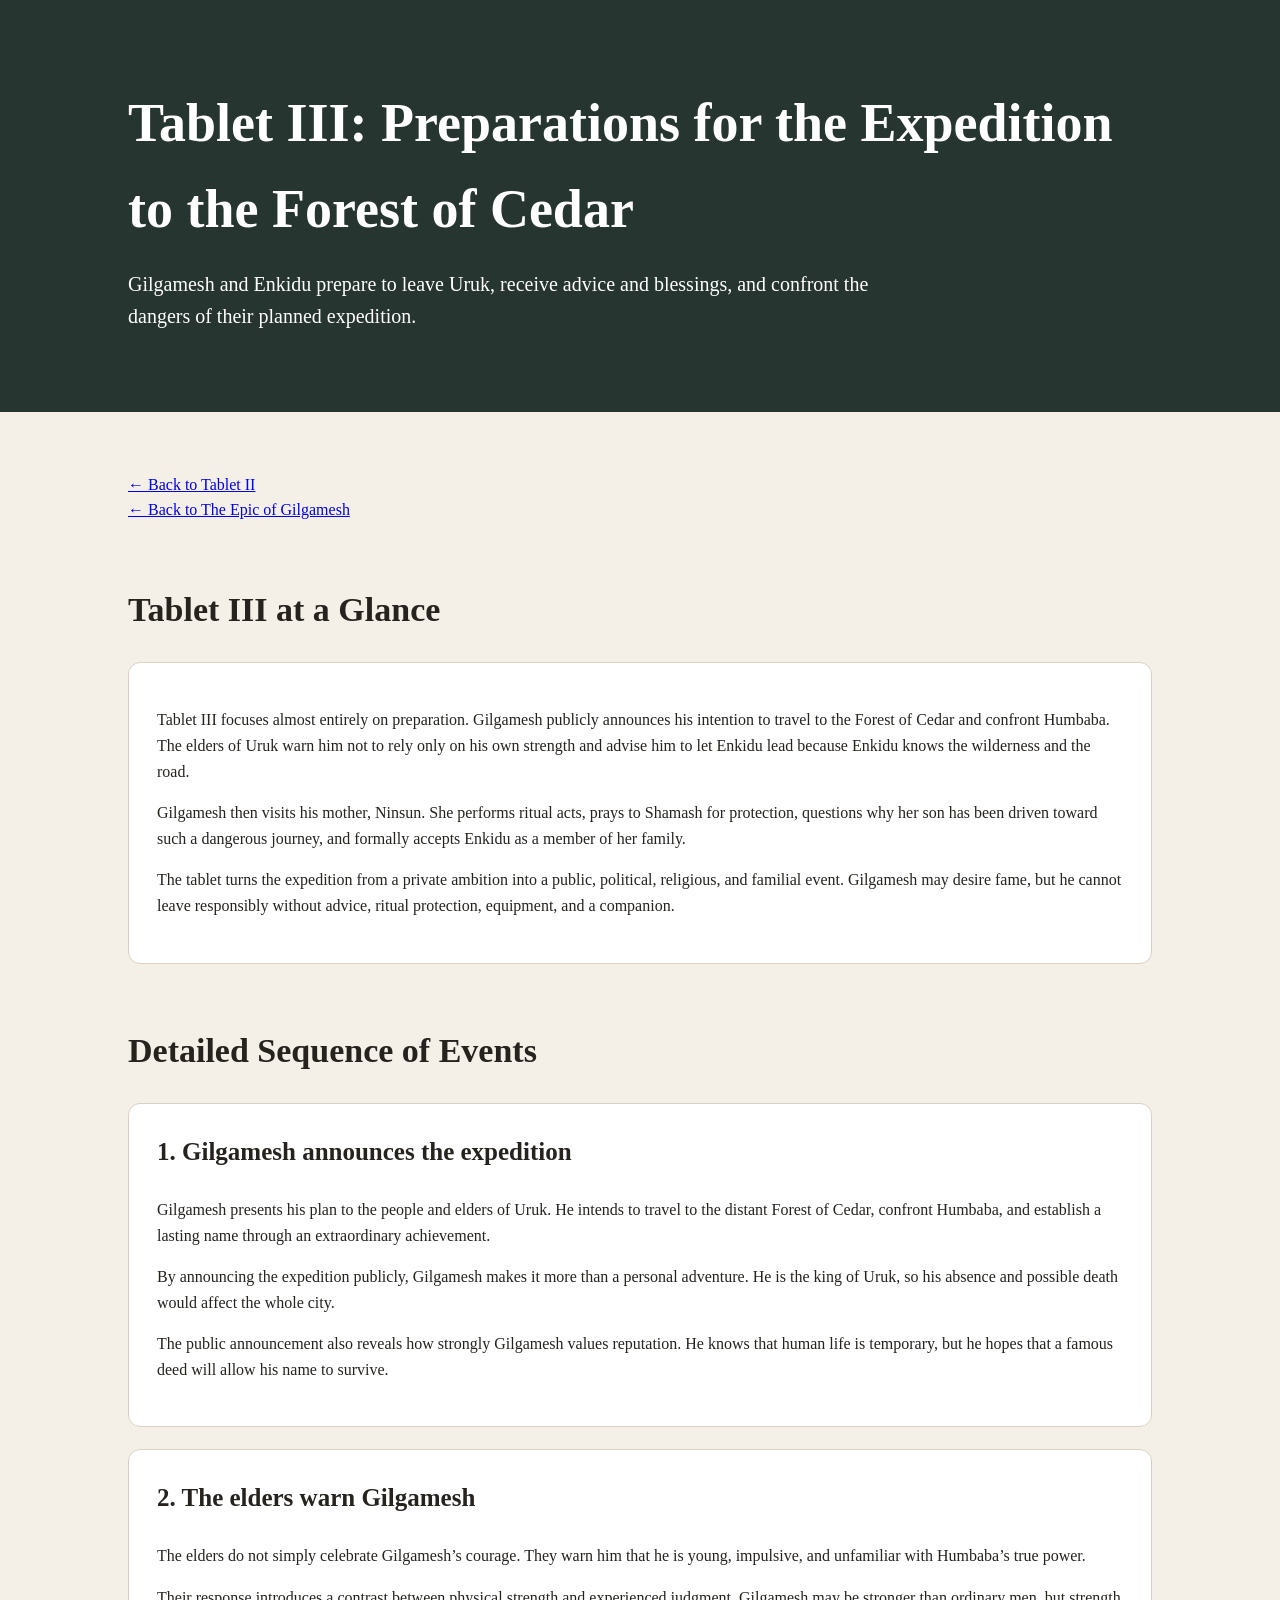
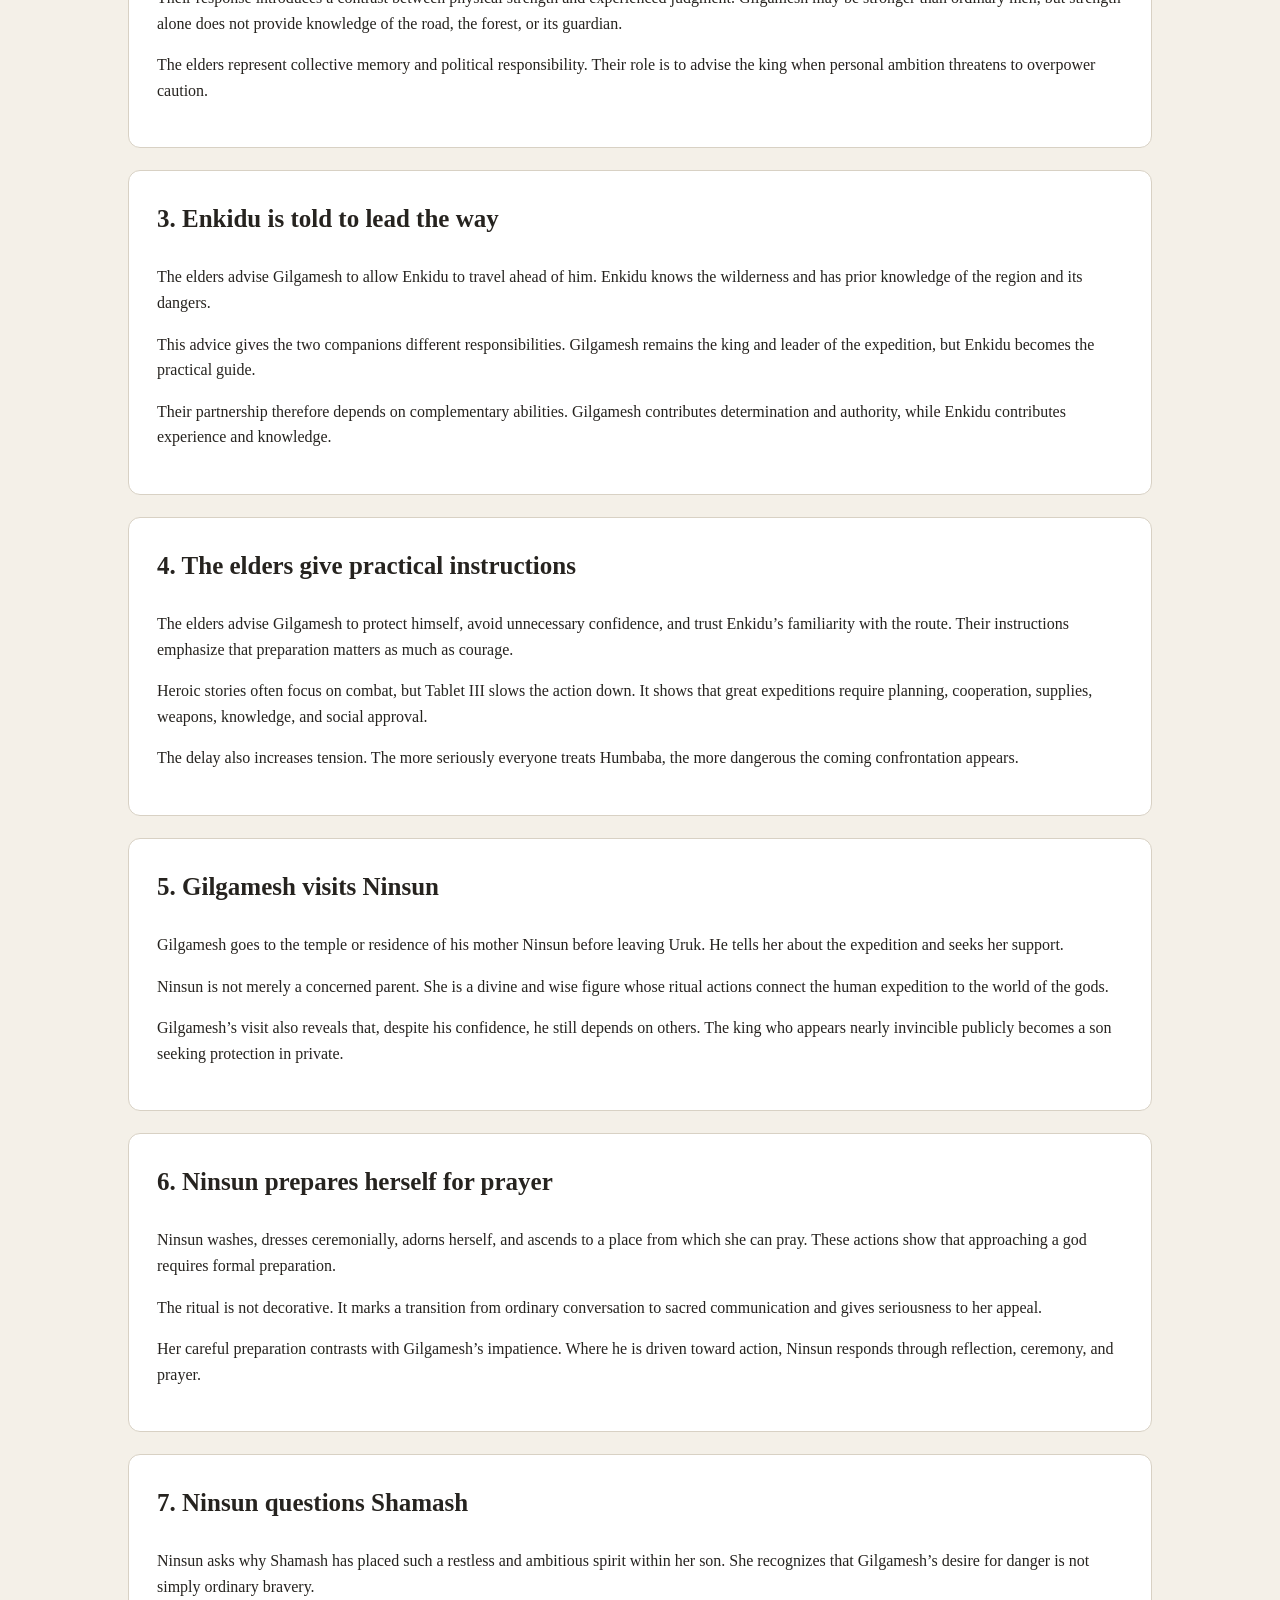
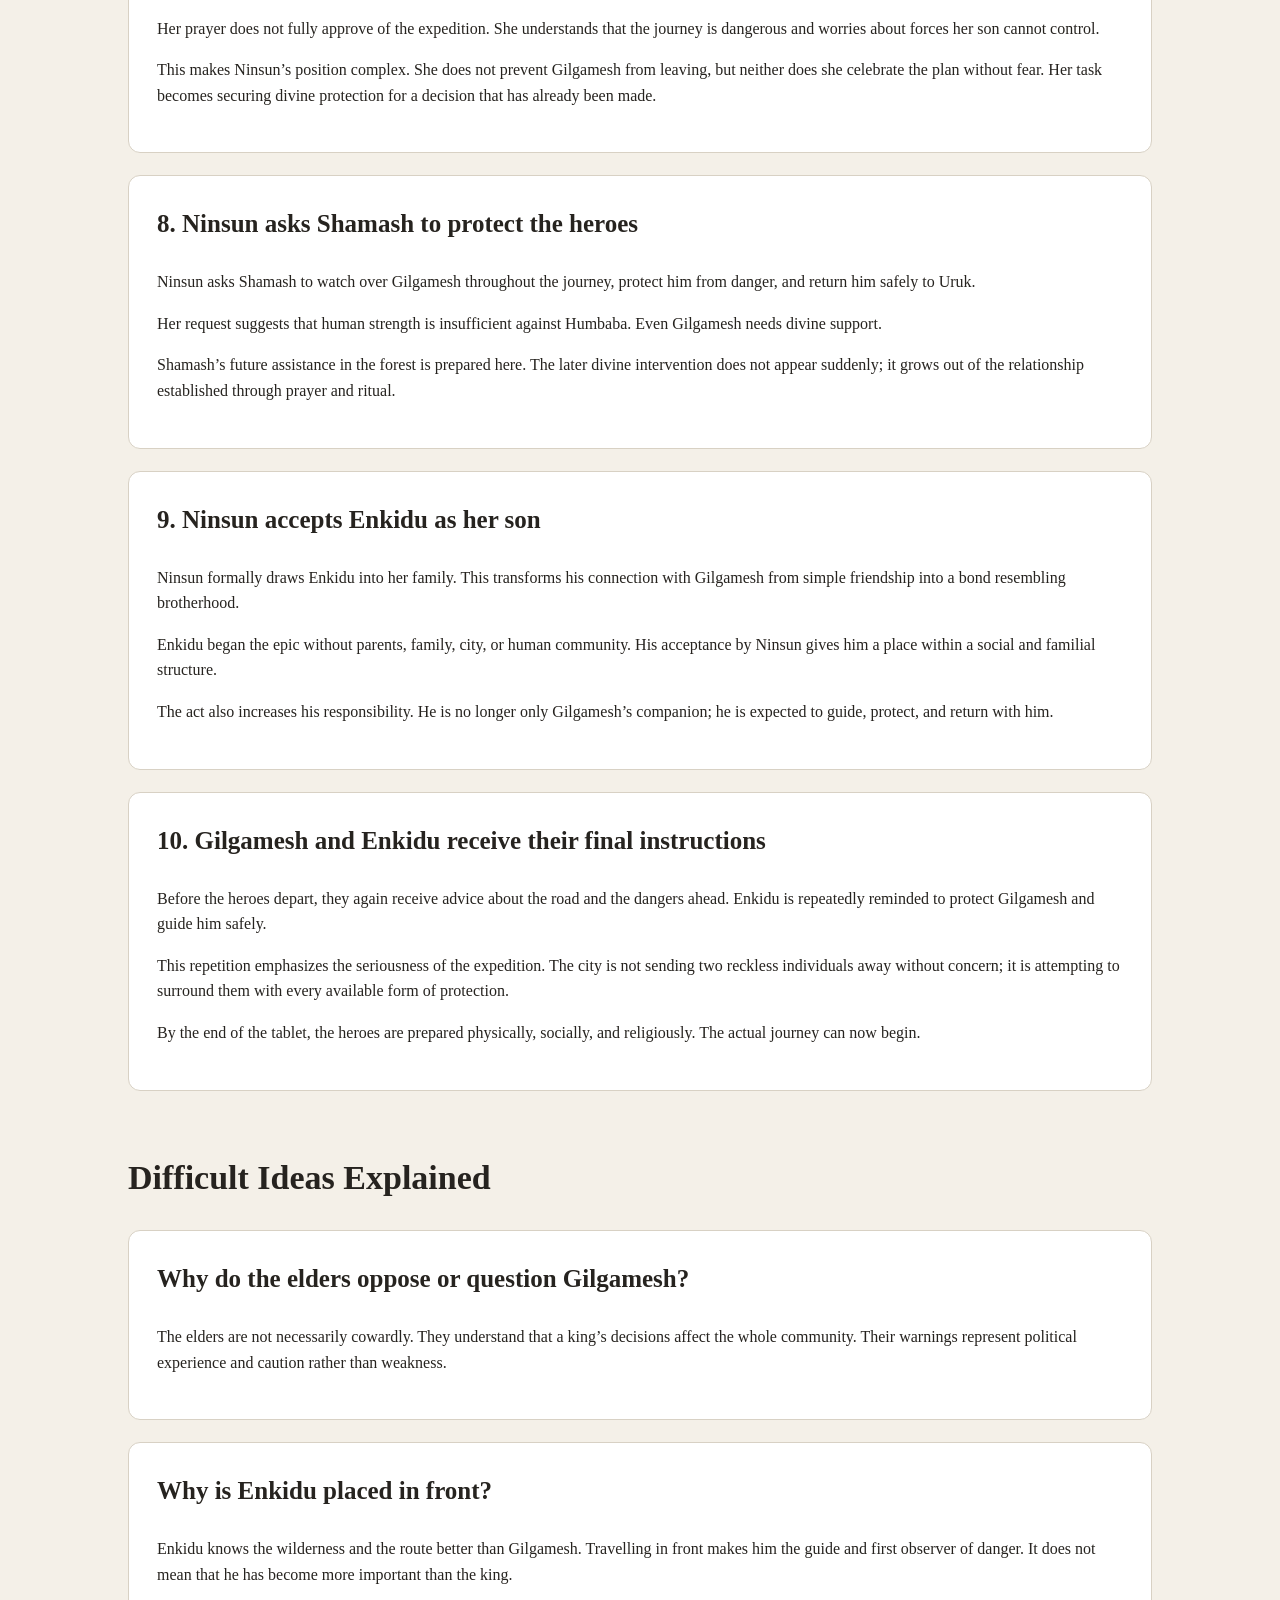
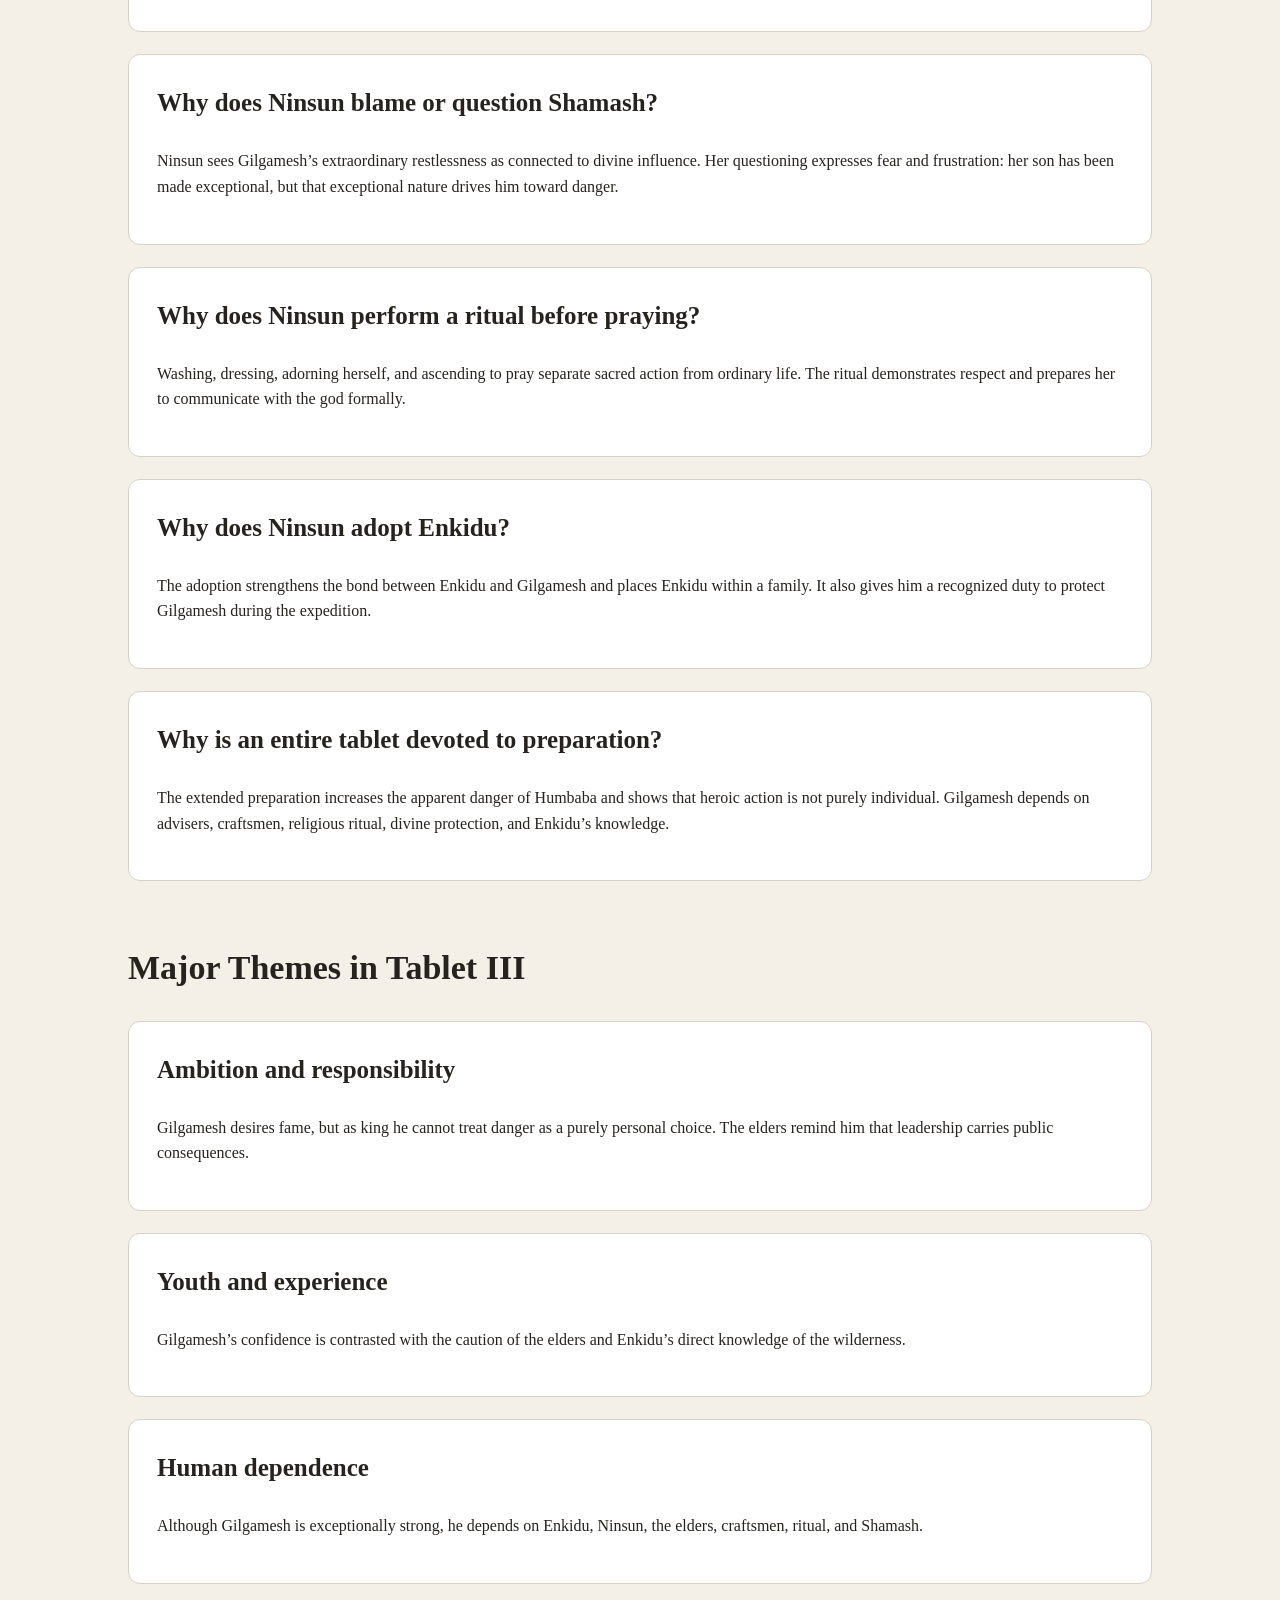
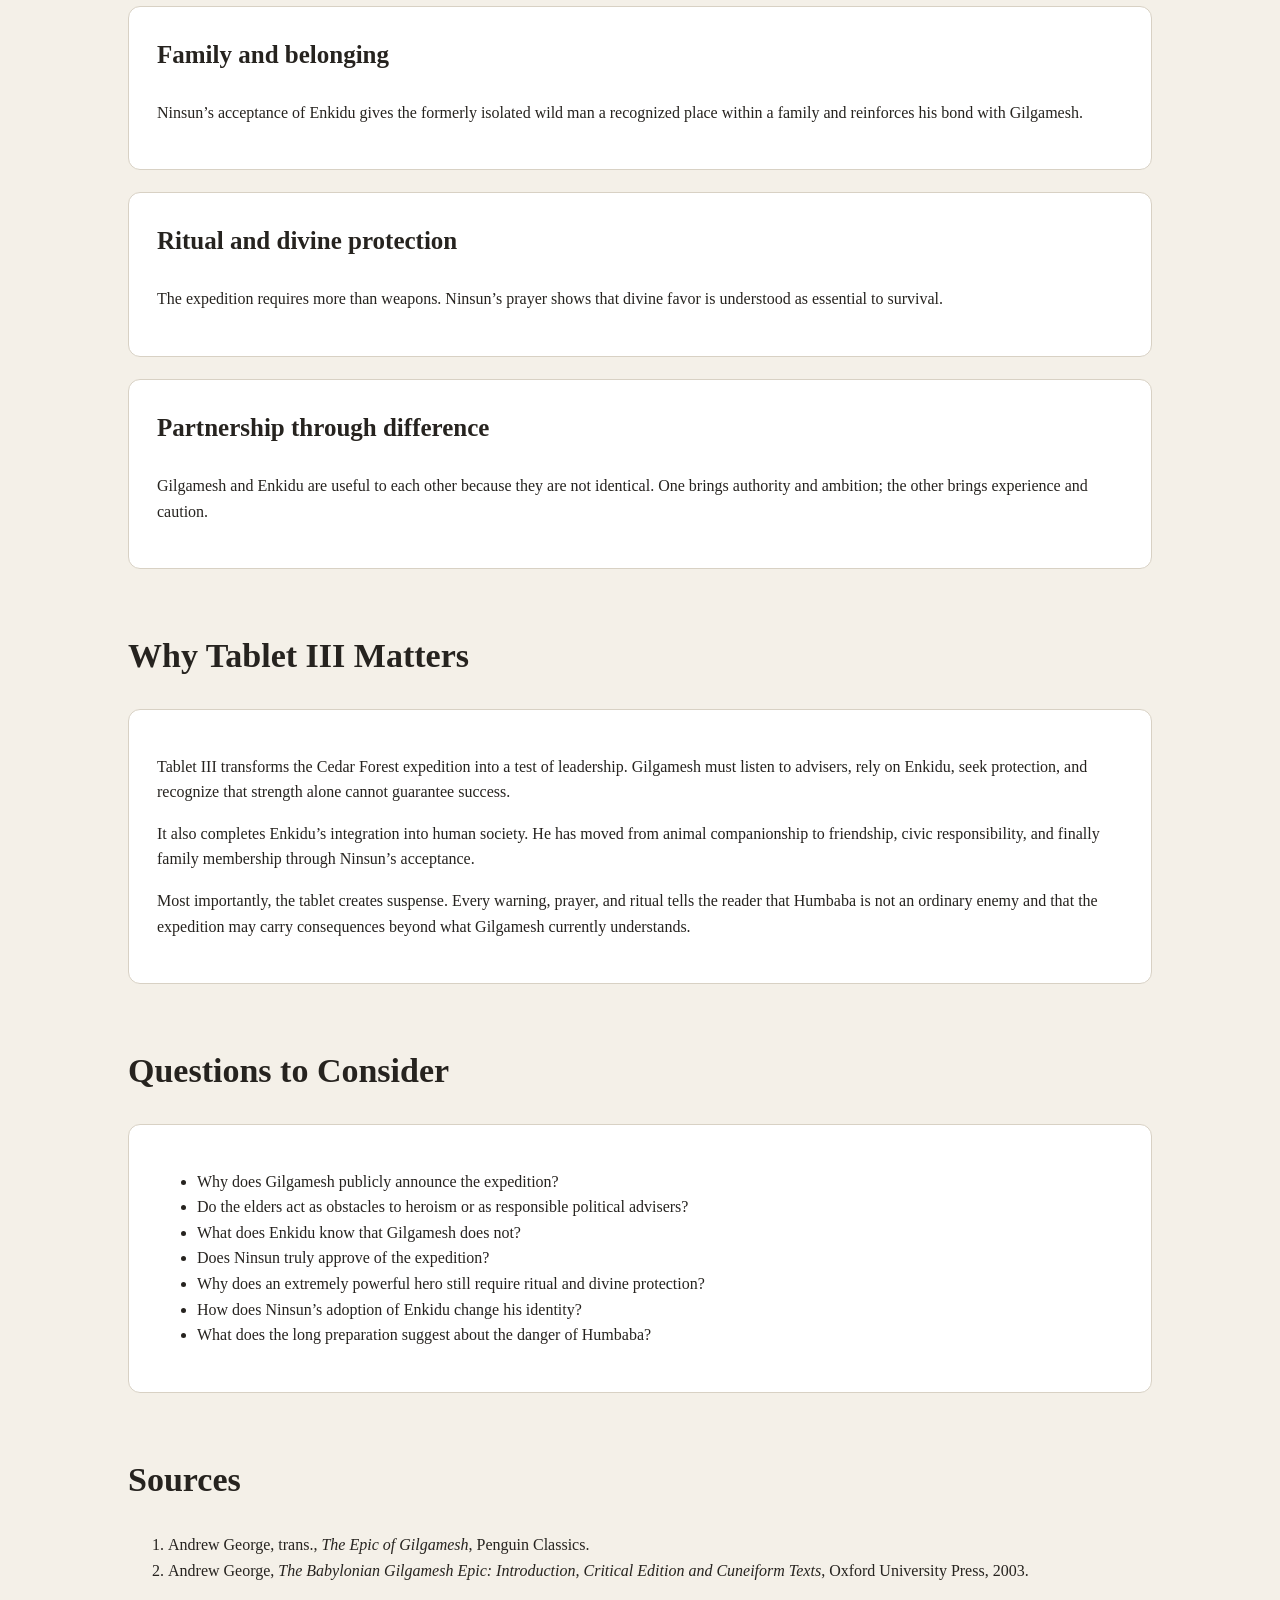
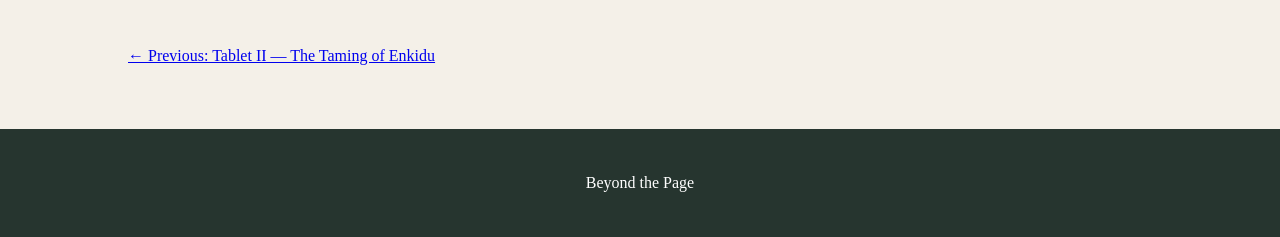
<file: gilgamesh-tablet-3.html>
<!DOCTYPE html>
<html lang="en">
<head>
  <meta charset="UTF-8">
  <meta name="viewport" content="width=device-width, initial-scale=1.0">

  <title>Tablet III: Preparations for the Expedition to the Forest of Cedar | The Epic of Gilgamesh</title>
  <link rel="stylesheet" href="style.css">
</head>

<body>
  <header>
    <h1>Tablet III: Preparations for the Expedition to the Forest of Cedar</h1>

    <p>
      Gilgamesh and Enkidu prepare to leave Uruk, receive advice and blessings,
      and confront the dangers of their planned expedition.
    </p>
  </header>

  <main>
    <section>
      <a href="gilgamesh-tablet-2.html">← Back to Tablet II</a>
      <br>
      <a href="gilgamesh.html">← Back to The Epic of Gilgamesh</a>
    </section>

    <section>
      <h2>Tablet III at a Glance</h2>

      <article>
        <p>
          Tablet III focuses almost entirely on preparation. Gilgamesh publicly
          announces his intention to travel to the Forest of Cedar and confront
          Humbaba. The elders of Uruk warn him not to rely only on his own
          strength and advise him to let Enkidu lead because Enkidu knows the
          wilderness and the road.
        </p>

        <p>
          Gilgamesh then visits his mother, Ninsun. She performs ritual acts,
          prays to Shamash for protection, questions why her son has been driven
          toward such a dangerous journey, and formally accepts Enkidu as a
          member of her family.
        </p>

        <p>
          The tablet turns the expedition from a private ambition into a public,
          political, religious, and familial event. Gilgamesh may desire fame,
          but he cannot leave responsibly without advice, ritual protection,
          equipment, and a companion.
        </p>
      </article>
    </section>

    <section>
      <h2>Detailed Sequence of Events</h2>

      <article>
        <h3>1. Gilgamesh announces the expedition</h3>

        <p>
          Gilgamesh presents his plan to the people and elders of Uruk. He
          intends to travel to the distant Forest of Cedar, confront Humbaba,
          and establish a lasting name through an extraordinary achievement.
        </p>

        <p>
          By announcing the expedition publicly, Gilgamesh makes it more than
          a personal adventure. He is the king of Uruk, so his absence and
          possible death would affect the whole city.
        </p>

        <p>
          The public announcement also reveals how strongly Gilgamesh values
          reputation. He knows that human life is temporary, but he hopes that
          a famous deed will allow his name to survive.
        </p>
      </article>

      <article>
        <h3>2. The elders warn Gilgamesh</h3>

        <p>
          The elders do not simply celebrate Gilgamesh’s courage. They warn him
          that he is young, impulsive, and unfamiliar with Humbaba’s true power.
        </p>

        <p>
          Their response introduces a contrast between physical strength and
          experienced judgment. Gilgamesh may be stronger than ordinary men,
          but strength alone does not provide knowledge of the road, the forest,
          or its guardian.
        </p>

        <p>
          The elders represent collective memory and political responsibility.
          Their role is to advise the king when personal ambition threatens to
          overpower caution.
        </p>
      </article>

      <article>
        <h3>3. Enkidu is told to lead the way</h3>

        <p>
          The elders advise Gilgamesh to allow Enkidu to travel ahead of him.
          Enkidu knows the wilderness and has prior knowledge of the region and
          its dangers.
        </p>

        <p>
          This advice gives the two companions different responsibilities.
          Gilgamesh remains the king and leader of the expedition, but Enkidu
          becomes the practical guide.
        </p>

        <p>
          Their partnership therefore depends on complementary abilities.
          Gilgamesh contributes determination and authority, while Enkidu
          contributes experience and knowledge.
        </p>
      </article>

      <article>
        <h3>4. The elders give practical instructions</h3>

        <p>
          The elders advise Gilgamesh to protect himself, avoid unnecessary
          confidence, and trust Enkidu’s familiarity with the route. Their
          instructions emphasize that preparation matters as much as courage.
        </p>

        <p>
          Heroic stories often focus on combat, but Tablet III slows the action
          down. It shows that great expeditions require planning, cooperation,
          supplies, weapons, knowledge, and social approval.
        </p>

        <p>
          The delay also increases tension. The more seriously everyone treats
          Humbaba, the more dangerous the coming confrontation appears.
        </p>
      </article>

      <article>
        <h3>5. Gilgamesh visits Ninsun</h3>

        <p>
          Gilgamesh goes to the temple or residence of his mother Ninsun before
          leaving Uruk. He tells her about the expedition and seeks her support.
        </p>

        <p>
          Ninsun is not merely a concerned parent. She is a divine and wise
          figure whose ritual actions connect the human expedition to the world
          of the gods.
        </p>

        <p>
          Gilgamesh’s visit also reveals that, despite his confidence, he still
          depends on others. The king who appears nearly invincible publicly
          becomes a son seeking protection in private.
        </p>
      </article>

      <article>
        <h3>6. Ninsun prepares herself for prayer</h3>

        <p>
          Ninsun washes, dresses ceremonially, adorns herself, and ascends to a
          place from which she can pray. These actions show that approaching a
          god requires formal preparation.
        </p>

        <p>
          The ritual is not decorative. It marks a transition from ordinary
          conversation to sacred communication and gives seriousness to her
          appeal.
        </p>

        <p>
          Her careful preparation contrasts with Gilgamesh’s impatience. Where
          he is driven toward action, Ninsun responds through reflection,
          ceremony, and prayer.
        </p>
      </article>

      <article>
        <h3>7. Ninsun questions Shamash</h3>

        <p>
          Ninsun asks why Shamash has placed such a restless and ambitious
          spirit within her son. She recognizes that Gilgamesh’s desire for
          danger is not simply ordinary bravery.
        </p>

        <p>
          Her prayer does not fully approve of the expedition. She understands
          that the journey is dangerous and worries about forces her son cannot
          control.
        </p>

        <p>
          This makes Ninsun’s position complex. She does not prevent Gilgamesh
          from leaving, but neither does she celebrate the plan without fear.
          Her task becomes securing divine protection for a decision that has
          already been made.
        </p>
      </article>

      <article>
        <h3>8. Ninsun asks Shamash to protect the heroes</h3>

        <p>
          Ninsun asks Shamash to watch over Gilgamesh throughout the journey,
          protect him from danger, and return him safely to Uruk.
        </p>

        <p>
          Her request suggests that human strength is insufficient against
          Humbaba. Even Gilgamesh needs divine support.
        </p>

        <p>
          Shamash’s future assistance in the forest is prepared here. The later
          divine intervention does not appear suddenly; it grows out of the
          relationship established through prayer and ritual.
        </p>
      </article>

      <article>
        <h3>9. Ninsun accepts Enkidu as her son</h3>

        <p>
          Ninsun formally draws Enkidu into her family. This transforms his
          connection with Gilgamesh from simple friendship into a bond resembling
          brotherhood.
        </p>

        <p>
          Enkidu began the epic without parents, family, city, or human community.
          His acceptance by Ninsun gives him a place within a social and familial
          structure.
        </p>

        <p>
          The act also increases his responsibility. He is no longer only
          Gilgamesh’s companion; he is expected to guide, protect, and return
          with him.
        </p>
      </article>

      <article>
        <h3>10. Gilgamesh and Enkidu receive their final instructions</h3>

        <p>
          Before the heroes depart, they again receive advice about the road
          and the dangers ahead. Enkidu is repeatedly reminded to protect
          Gilgamesh and guide him safely.
        </p>

        <p>
          This repetition emphasizes the seriousness of the expedition. The
          city is not sending two reckless individuals away without concern;
          it is attempting to surround them with every available form of
          protection.
        </p>

        <p>
          By the end of the tablet, the heroes are prepared physically,
          socially, and religiously. The actual journey can now begin.
        </p>
      </article>
    </section>

    <section>
      <h2>Difficult Ideas Explained</h2>

      <article>
        <h3>Why do the elders oppose or question Gilgamesh?</h3>

        <p>
          The elders are not necessarily cowardly. They understand that a king’s
          decisions affect the whole community. Their warnings represent
          political experience and caution rather than weakness.
        </p>
      </article>

      <article>
        <h3>Why is Enkidu placed in front?</h3>

        <p>
          Enkidu knows the wilderness and the route better than Gilgamesh.
          Travelling in front makes him the guide and first observer of danger.
          It does not mean that he has become more important than the king.
        </p>
      </article>

      <article>
        <h3>Why does Ninsun blame or question Shamash?</h3>

        <p>
          Ninsun sees Gilgamesh’s extraordinary restlessness as connected to
          divine influence. Her questioning expresses fear and frustration:
          her son has been made exceptional, but that exceptional nature drives
          him toward danger.
        </p>
      </article>

      <article>
        <h3>Why does Ninsun perform a ritual before praying?</h3>

        <p>
          Washing, dressing, adorning herself, and ascending to pray separate
          sacred action from ordinary life. The ritual demonstrates respect and
          prepares her to communicate with the god formally.
        </p>
      </article>

      <article>
        <h3>Why does Ninsun adopt Enkidu?</h3>

        <p>
          The adoption strengthens the bond between Enkidu and Gilgamesh and
          places Enkidu within a family. It also gives him a recognized duty to
          protect Gilgamesh during the expedition.
        </p>
      </article>

      <article>
        <h3>Why is an entire tablet devoted to preparation?</h3>

        <p>
          The extended preparation increases the apparent danger of Humbaba and
          shows that heroic action is not purely individual. Gilgamesh depends
          on advisers, craftsmen, religious ritual, divine protection, and
          Enkidu’s knowledge.
        </p>
      </article>
    </section>

    <section>
      <h2>Major Themes in Tablet III</h2>

      <article>
        <h3>Ambition and responsibility</h3>

        <p>
          Gilgamesh desires fame, but as king he cannot treat danger as a purely
          personal choice. The elders remind him that leadership carries public
          consequences.
        </p>
      </article>

      <article>
        <h3>Youth and experience</h3>

        <p>
          Gilgamesh’s confidence is contrasted with the caution of the elders
          and Enkidu’s direct knowledge of the wilderness.
        </p>
      </article>

      <article>
        <h3>Human dependence</h3>

        <p>
          Although Gilgamesh is exceptionally strong, he depends on Enkidu,
          Ninsun, the elders, craftsmen, ritual, and Shamash.
        </p>
      </article>

      <article>
        <h3>Family and belonging</h3>

        <p>
          Ninsun’s acceptance of Enkidu gives the formerly isolated wild man a
          recognized place within a family and reinforces his bond with
          Gilgamesh.
        </p>
      </article>

      <article>
        <h3>Ritual and divine protection</h3>

        <p>
          The expedition requires more than weapons. Ninsun’s prayer shows that
          divine favor is understood as essential to survival.
        </p>
      </article>

      <article>
        <h3>Partnership through difference</h3>

        <p>
          Gilgamesh and Enkidu are useful to each other because they are not
          identical. One brings authority and ambition; the other brings
          experience and caution.
        </p>
      </article>
    </section>

    <section>
      <h2>Why Tablet III Matters</h2>

      <article>
        <p>
          Tablet III transforms the Cedar Forest expedition into a test of
          leadership. Gilgamesh must listen to advisers, rely on Enkidu, seek
          protection, and recognize that strength alone cannot guarantee
          success.
        </p>

        <p>
          It also completes Enkidu’s integration into human society. He has
          moved from animal companionship to friendship, civic responsibility,
          and finally family membership through Ninsun’s acceptance.
        </p>

        <p>
          Most importantly, the tablet creates suspense. Every warning, prayer,
          and ritual tells the reader that Humbaba is not an ordinary enemy and
          that the expedition may carry consequences beyond what Gilgamesh
          currently understands.
        </p>
      </article>
    </section>

    <section>
      <h2>Questions to Consider</h2>

      <article>
        <ul>
          <li>
            Why does Gilgamesh publicly announce the expedition?
          </li>

          <li>
            Do the elders act as obstacles to heroism or as responsible
            political advisers?
          </li>

          <li>
            What does Enkidu know that Gilgamesh does not?
          </li>

          <li>
            Does Ninsun truly approve of the expedition?
          </li>

          <li>
            Why does an extremely powerful hero still require ritual and divine
            protection?
          </li>

          <li>
            How does Ninsun’s adoption of Enkidu change his identity?
          </li>

          <li>
            What does the long preparation suggest about the danger of Humbaba?
          </li>
        </ul>
      </article>
    </section>

    <section>
      <h2>Sources</h2>

      <ol>
        <li>
          Andrew George, trans.,
          <em>The Epic of Gilgamesh</em>,
          Penguin Classics.
        </li>

        <li>
          Andrew George,
          <em>The Babylonian Gilgamesh Epic: Introduction, Critical Edition
          and Cuneiform Texts</em>,
          Oxford University Press, 2003.
        </li>
      </ol>
    </section>

    <section>
      <a href="gilgamesh-tablet-2.html">
        ← Previous: Tablet II — The Taming of Enkidu
      </a>
    </section>
  </main>

  <footer>
    <p>Beyond the Page</p>
  </footer>
</body>
</html>
</file>
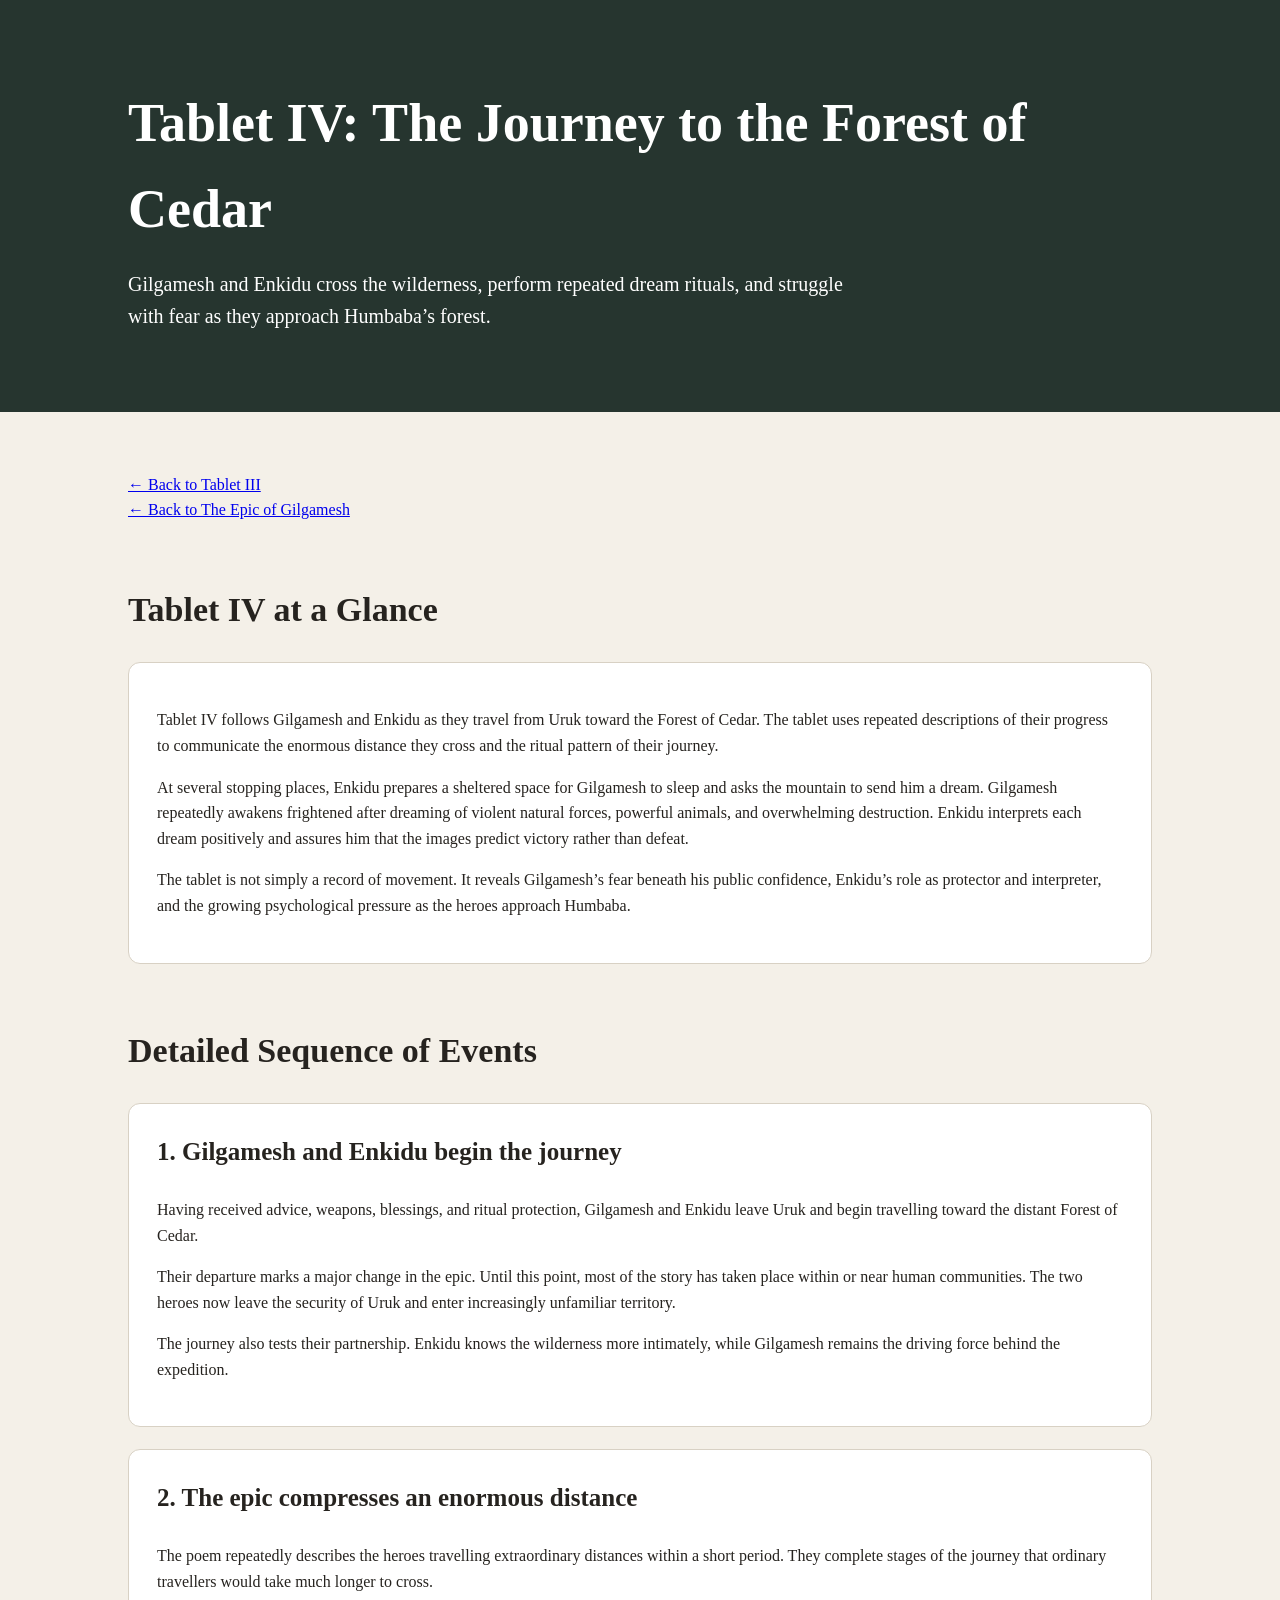
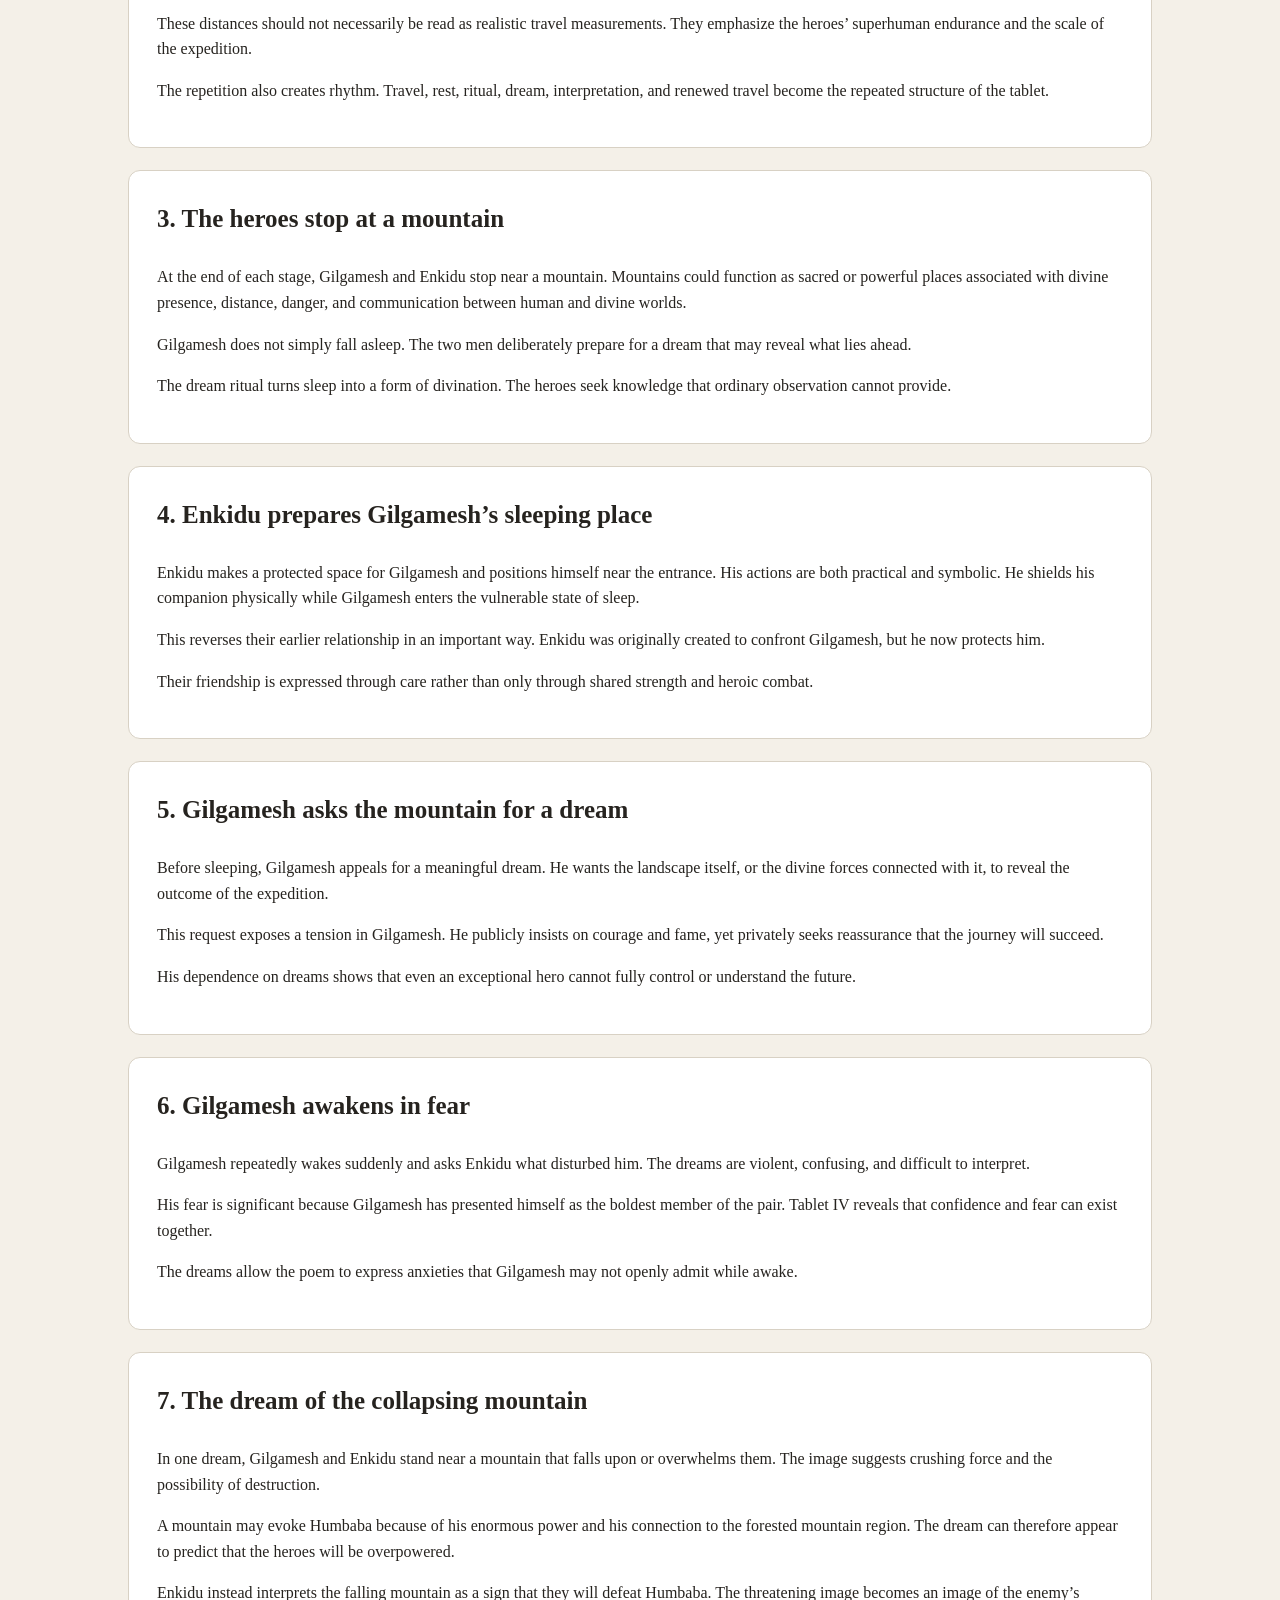
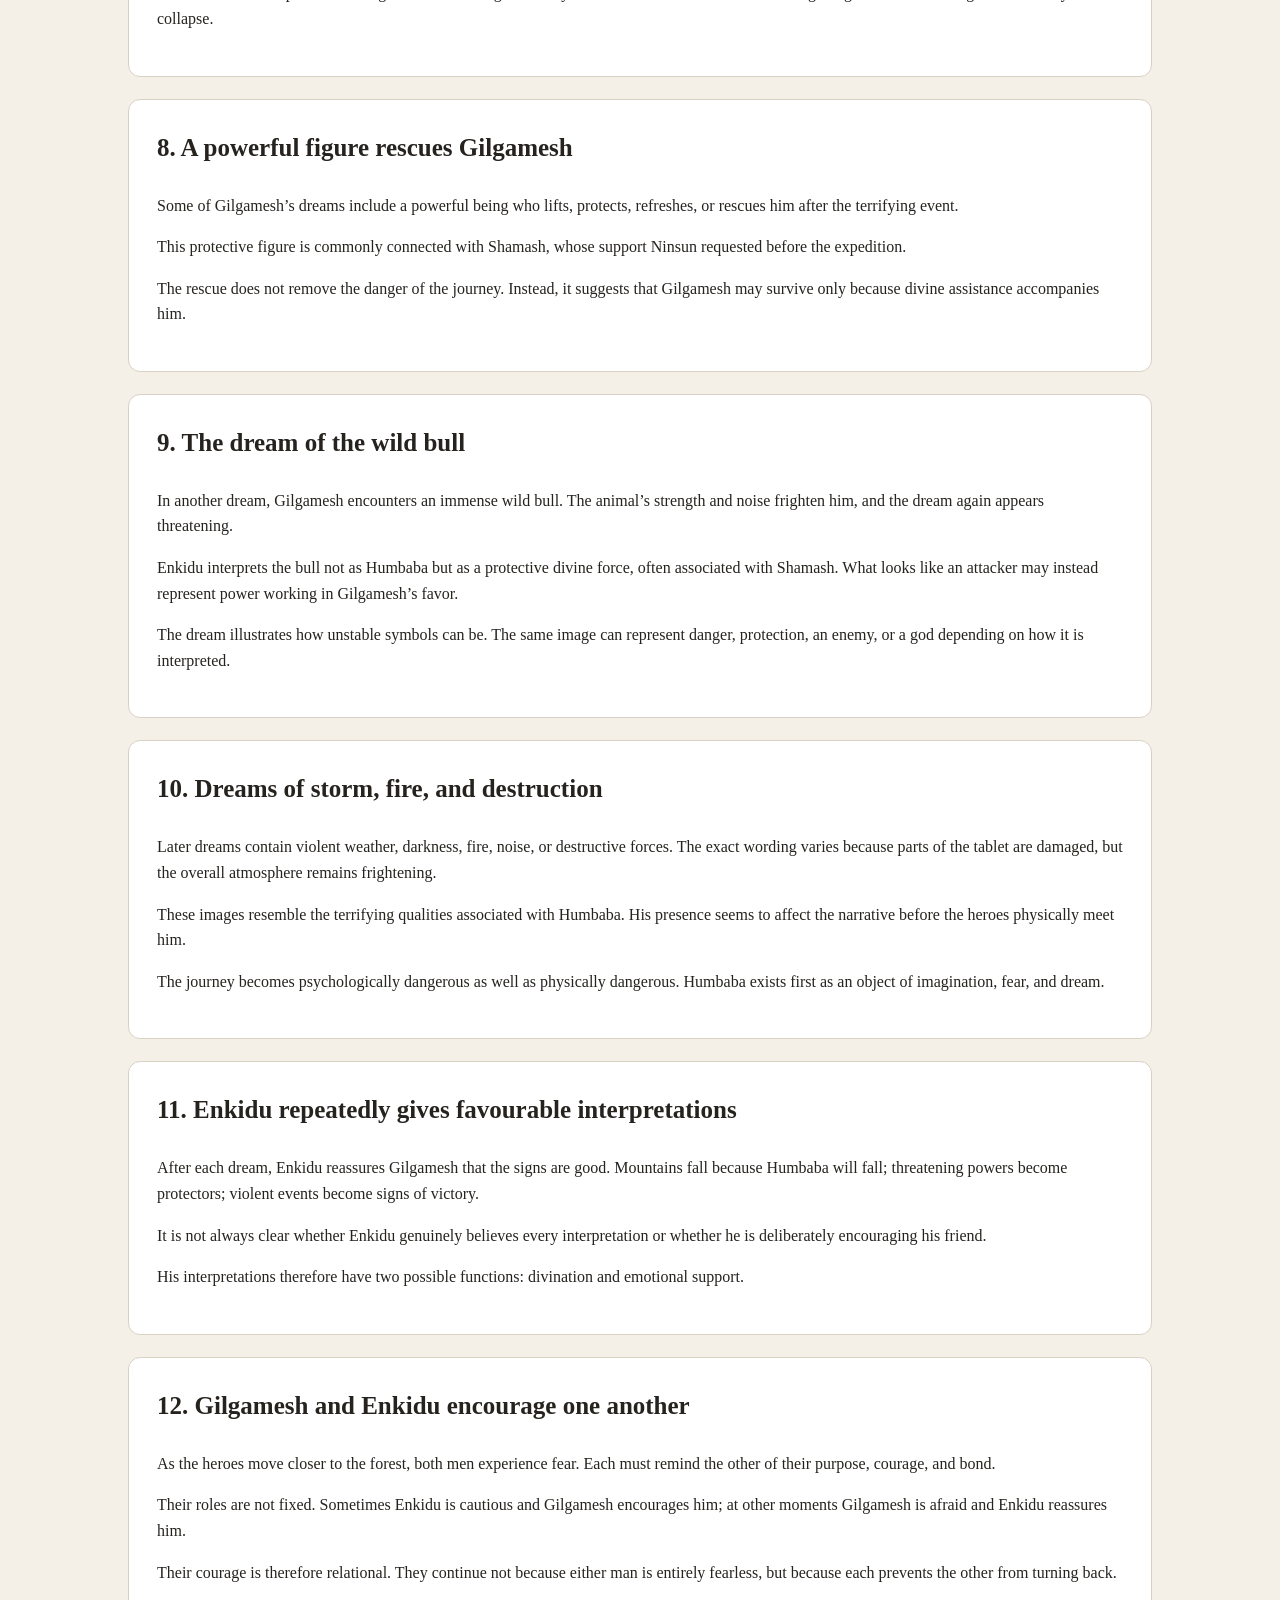
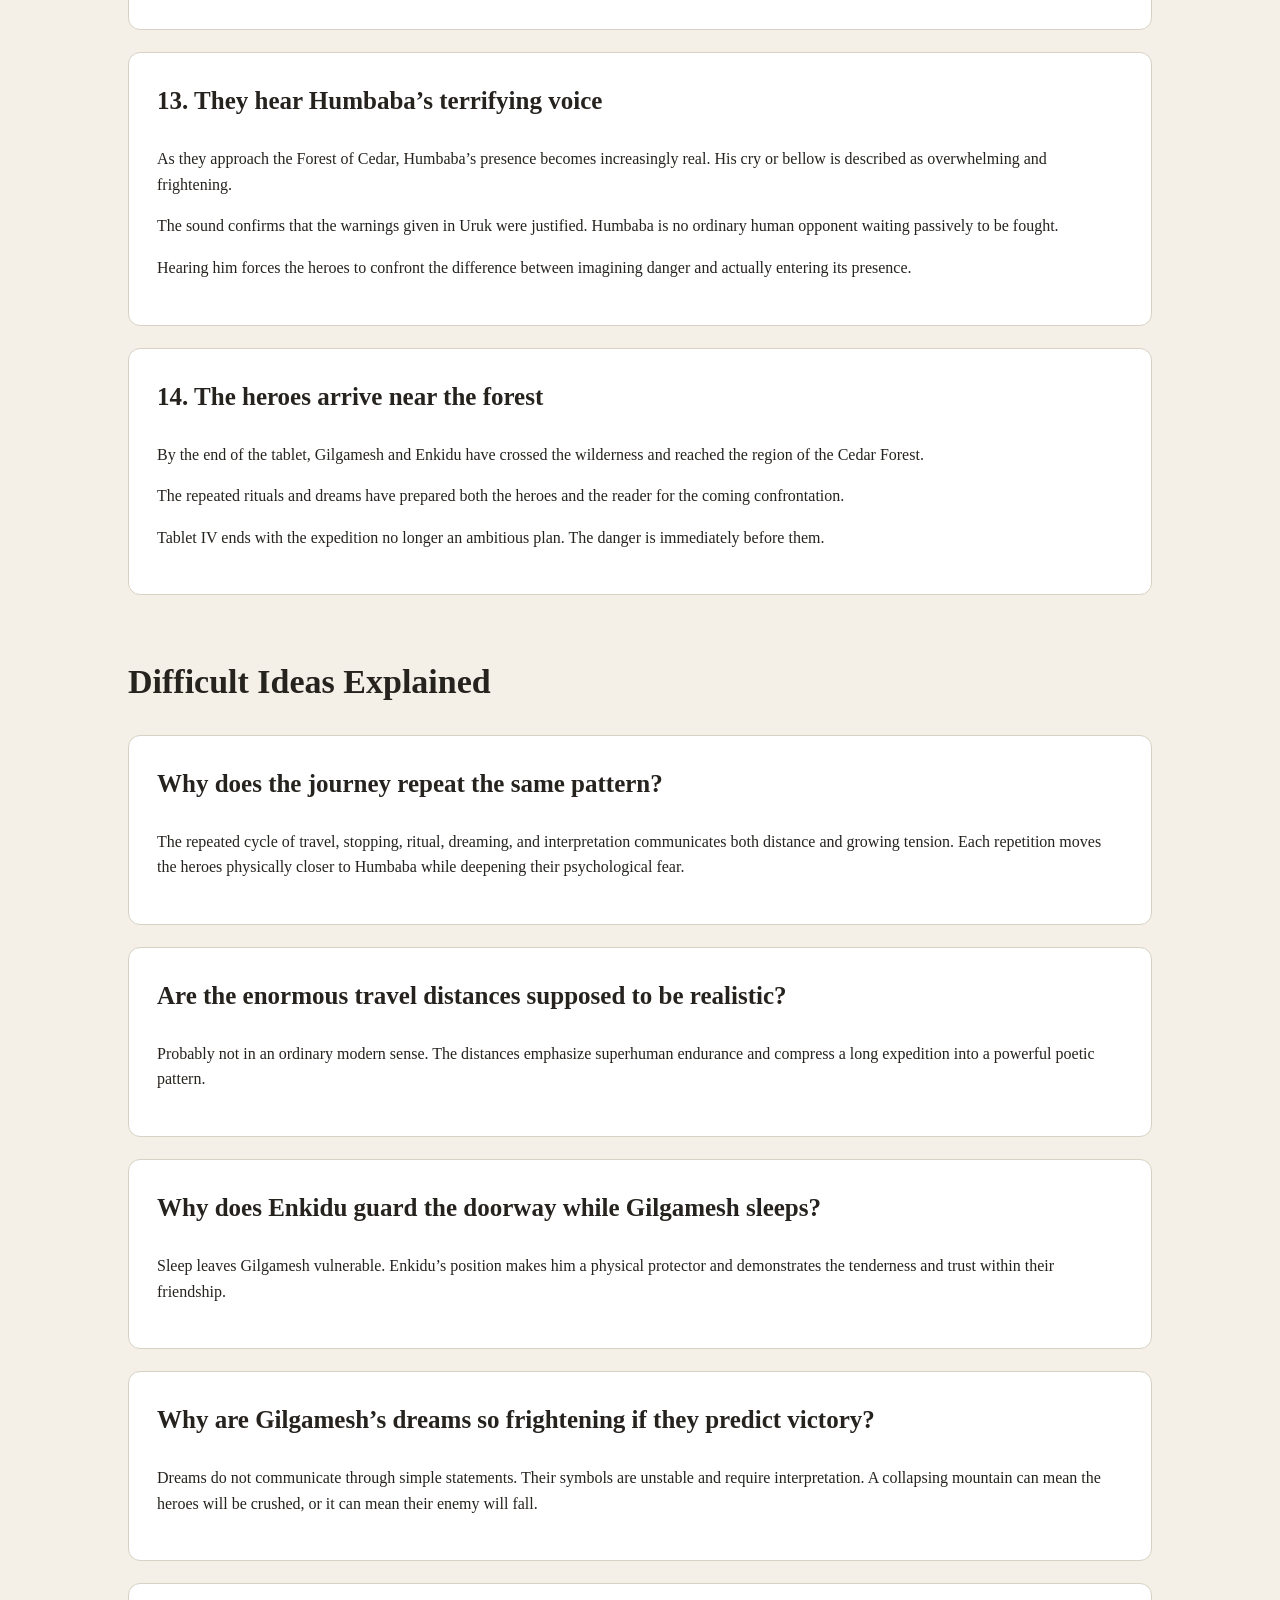
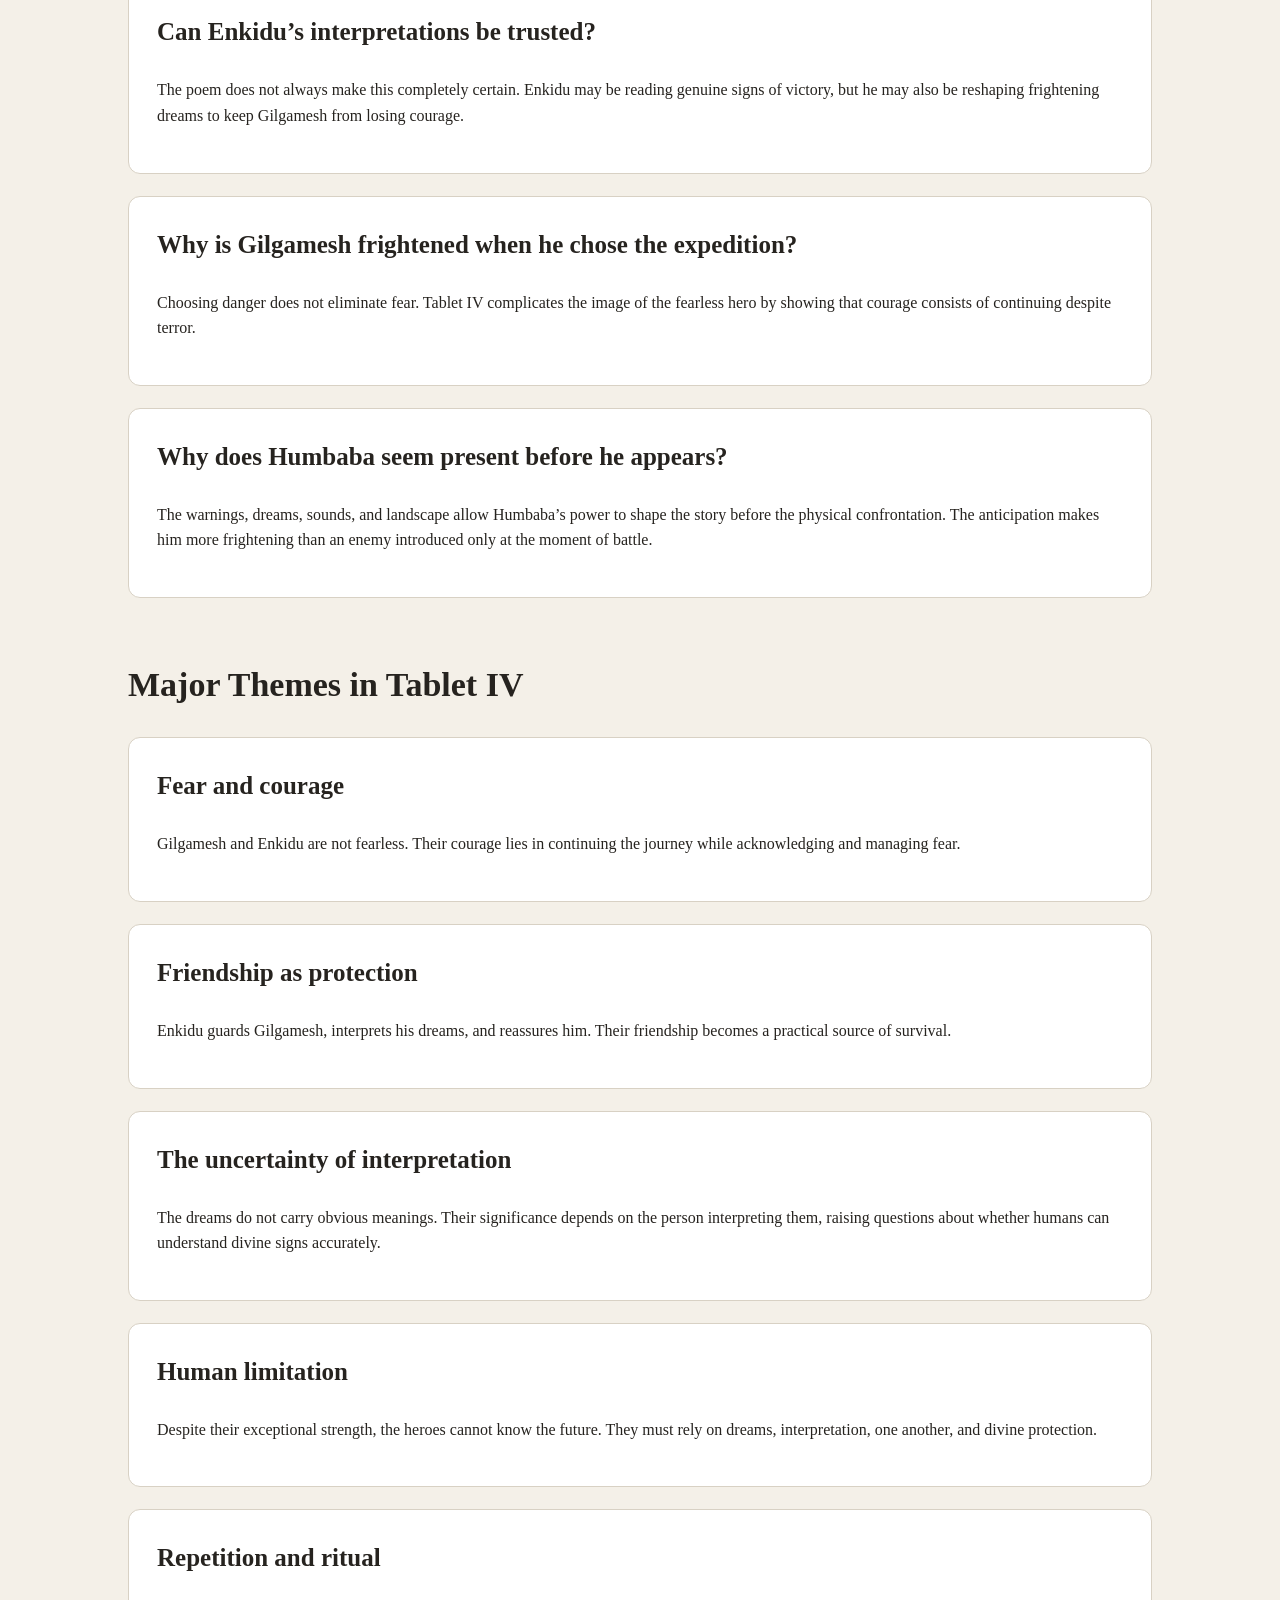
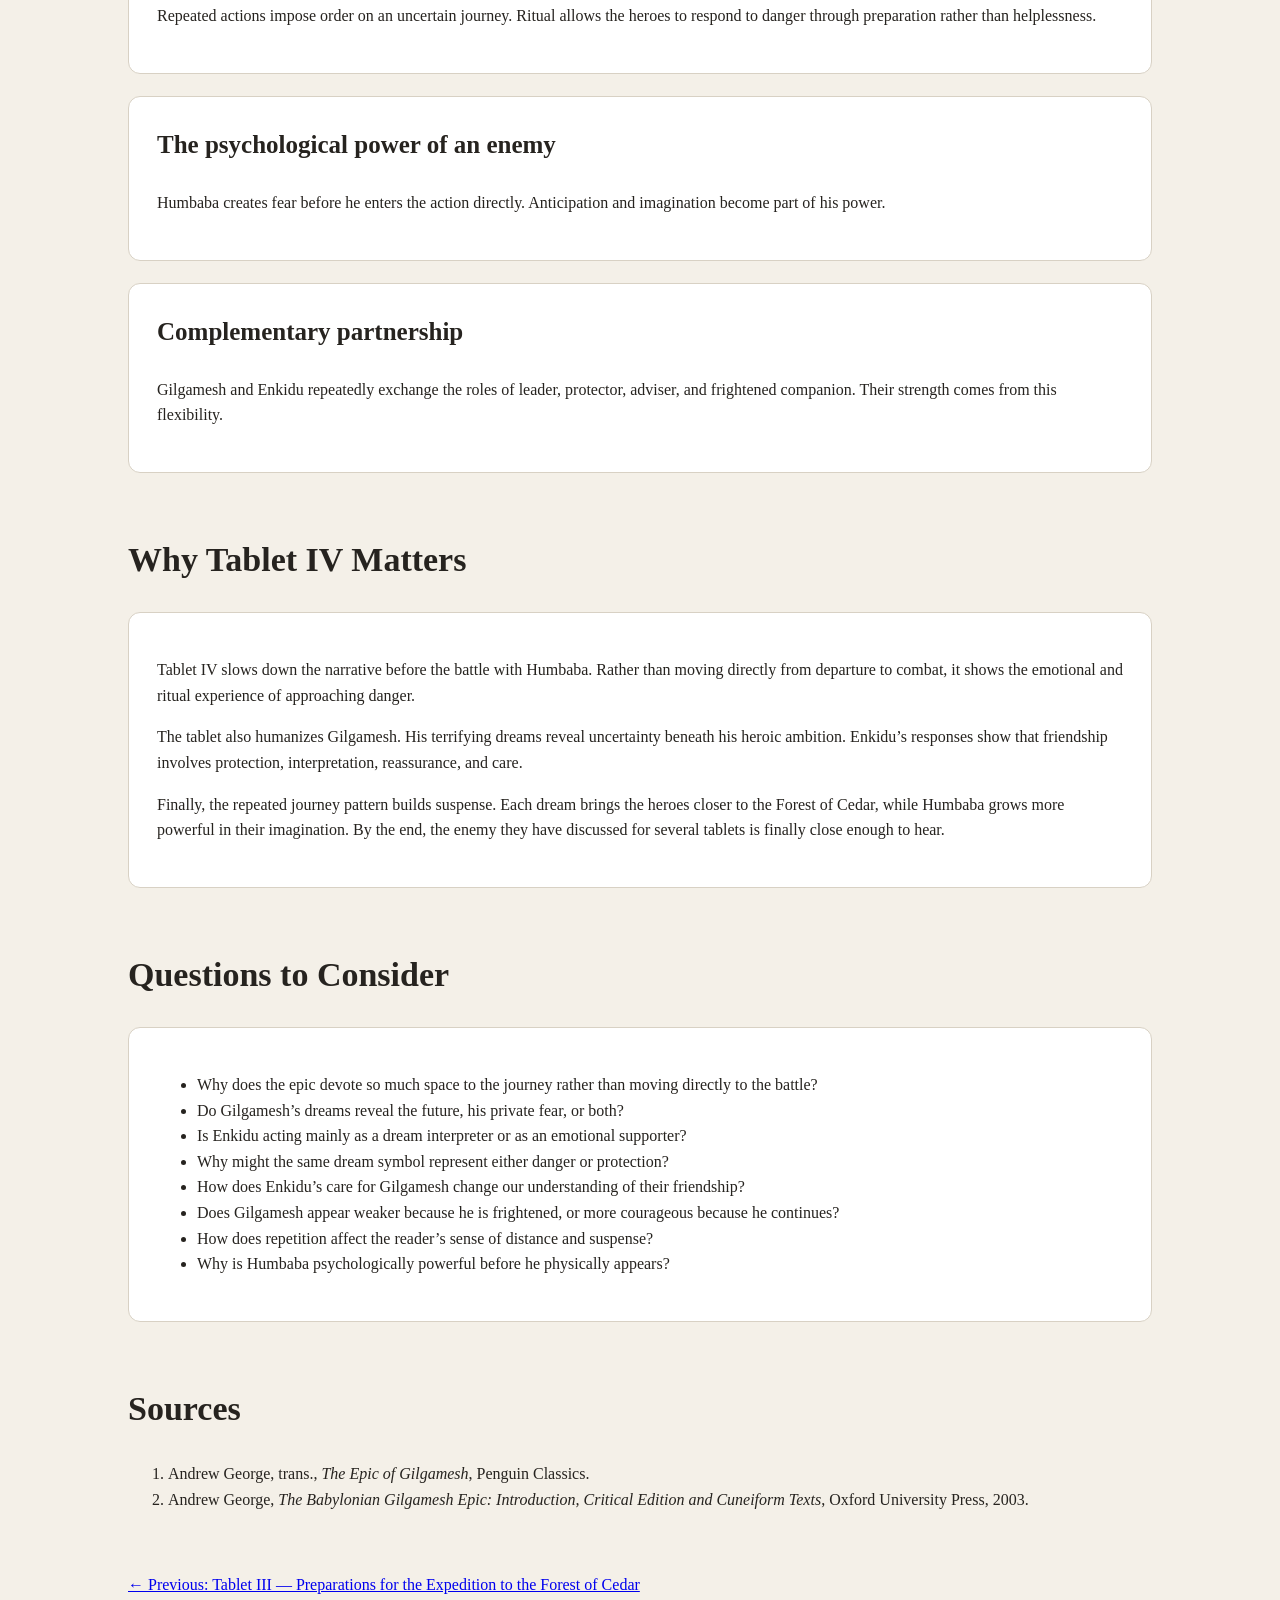
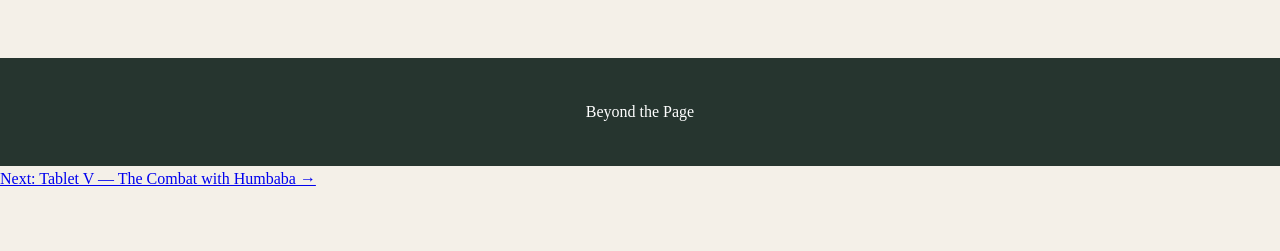
<file: gilgamesh-tablet-4.html>
<!DOCTYPE html>
<html lang="en">
<head>
  <meta charset="UTF-8">
  <meta name="viewport" content="width=device-width, initial-scale=1.0">

  <title>Tablet IV: The Journey to the Forest of Cedar | The Epic of Gilgamesh</title>
  <link rel="stylesheet" href="style.css">
</head>

<body>
  <header>
    <h1>Tablet IV: The Journey to the Forest of Cedar</h1>

    <p>
      Gilgamesh and Enkidu cross the wilderness, perform repeated dream
      rituals, and struggle with fear as they approach Humbaba’s forest.
    </p>
  </header>

  <main>
    <section>
      <a href="gilgamesh-tablet-3.html">← Back to Tablet III</a>
      <br>
      <a href="gilgamesh.html">← Back to The Epic of Gilgamesh</a>
    </section>

    <section>
      <h2>Tablet IV at a Glance</h2>

      <article>
        <p>
          Tablet IV follows Gilgamesh and Enkidu as they travel from Uruk
          toward the Forest of Cedar. The tablet uses repeated descriptions
          of their progress to communicate the enormous distance they cross
          and the ritual pattern of their journey.
        </p>

        <p>
          At several stopping places, Enkidu prepares a sheltered space for
          Gilgamesh to sleep and asks the mountain to send him a dream.
          Gilgamesh repeatedly awakens frightened after dreaming of violent
          natural forces, powerful animals, and overwhelming destruction.
          Enkidu interprets each dream positively and assures him that the
          images predict victory rather than defeat.
        </p>

        <p>
          The tablet is not simply a record of movement. It reveals Gilgamesh’s
          fear beneath his public confidence, Enkidu’s role as protector and
          interpreter, and the growing psychological pressure as the heroes
          approach Humbaba.
        </p>
      </article>
    </section>

    <section>
      <h2>Detailed Sequence of Events</h2>

      <article>
        <h3>1. Gilgamesh and Enkidu begin the journey</h3>

        <p>
          Having received advice, weapons, blessings, and ritual protection,
          Gilgamesh and Enkidu leave Uruk and begin travelling toward the
          distant Forest of Cedar.
        </p>

        <p>
          Their departure marks a major change in the epic. Until this point,
          most of the story has taken place within or near human communities.
          The two heroes now leave the security of Uruk and enter increasingly
          unfamiliar territory.
        </p>

        <p>
          The journey also tests their partnership. Enkidu knows the
          wilderness more intimately, while Gilgamesh remains the driving
          force behind the expedition.
        </p>
      </article>

      <article>
        <h3>2. The epic compresses an enormous distance</h3>

        <p>
          The poem repeatedly describes the heroes travelling extraordinary
          distances within a short period. They complete stages of the journey
          that ordinary travellers would take much longer to cross.
        </p>

        <p>
          These distances should not necessarily be read as realistic travel
          measurements. They emphasize the heroes’ superhuman endurance and
          the scale of the expedition.
        </p>

        <p>
          The repetition also creates rhythm. Travel, rest, ritual, dream,
          interpretation, and renewed travel become the repeated structure of
          the tablet.
        </p>
      </article>

      <article>
        <h3>3. The heroes stop at a mountain</h3>

        <p>
          At the end of each stage, Gilgamesh and Enkidu stop near a mountain.
          Mountains could function as sacred or powerful places associated
          with divine presence, distance, danger, and communication between
          human and divine worlds.
        </p>

        <p>
          Gilgamesh does not simply fall asleep. The two men deliberately
          prepare for a dream that may reveal what lies ahead.
        </p>

        <p>
          The dream ritual turns sleep into a form of divination. The heroes
          seek knowledge that ordinary observation cannot provide.
        </p>
      </article>

      <article>
        <h3>4. Enkidu prepares Gilgamesh’s sleeping place</h3>

        <p>
          Enkidu makes a protected space for Gilgamesh and positions himself
          near the entrance. His actions are both practical and symbolic.
          He shields his companion physically while Gilgamesh enters the
          vulnerable state of sleep.
        </p>

        <p>
          This reverses their earlier relationship in an important way.
          Enkidu was originally created to confront Gilgamesh, but he now
          protects him.
        </p>

        <p>
          Their friendship is expressed through care rather than only through
          shared strength and heroic combat.
        </p>
      </article>

      <article>
        <h3>5. Gilgamesh asks the mountain for a dream</h3>

        <p>
          Before sleeping, Gilgamesh appeals for a meaningful dream. He wants
          the landscape itself, or the divine forces connected with it, to
          reveal the outcome of the expedition.
        </p>

        <p>
          This request exposes a tension in Gilgamesh. He publicly insists on
          courage and fame, yet privately seeks reassurance that the journey
          will succeed.
        </p>

        <p>
          His dependence on dreams shows that even an exceptional hero cannot
          fully control or understand the future.
        </p>
      </article>

      <article>
        <h3>6. Gilgamesh awakens in fear</h3>

        <p>
          Gilgamesh repeatedly wakes suddenly and asks Enkidu what disturbed
          him. The dreams are violent, confusing, and difficult to interpret.
        </p>

        <p>
          His fear is significant because Gilgamesh has presented himself as
          the boldest member of the pair. Tablet IV reveals that confidence
          and fear can exist together.
        </p>

        <p>
          The dreams allow the poem to express anxieties that Gilgamesh may
          not openly admit while awake.
        </p>
      </article>

      <article>
        <h3>7. The dream of the collapsing mountain</h3>

        <p>
          In one dream, Gilgamesh and Enkidu stand near a mountain that falls
          upon or overwhelms them. The image suggests crushing force and the
          possibility of destruction.
        </p>

        <p>
          A mountain may evoke Humbaba because of his enormous power and his
          connection to the forested mountain region. The dream can therefore
          appear to predict that the heroes will be overpowered.
        </p>

        <p>
          Enkidu instead interprets the falling mountain as a sign that they
          will defeat Humbaba. The threatening image becomes an image of the
          enemy’s collapse.
        </p>
      </article>

      <article>
        <h3>8. A powerful figure rescues Gilgamesh</h3>

        <p>
          Some of Gilgamesh’s dreams include a powerful being who lifts,
          protects, refreshes, or rescues him after the terrifying event.
        </p>

        <p>
          This protective figure is commonly connected with Shamash, whose
          support Ninsun requested before the expedition.
        </p>

        <p>
          The rescue does not remove the danger of the journey. Instead, it
          suggests that Gilgamesh may survive only because divine assistance
          accompanies him.
        </p>
      </article>

      <article>
        <h3>9. The dream of the wild bull</h3>

        <p>
          In another dream, Gilgamesh encounters an immense wild bull.
          The animal’s strength and noise frighten him, and the dream again
          appears threatening.
        </p>

        <p>
          Enkidu interprets the bull not as Humbaba but as a protective divine
          force, often associated with Shamash. What looks like an attacker may
          instead represent power working in Gilgamesh’s favor.
        </p>

        <p>
          The dream illustrates how unstable symbols can be. The same image
          can represent danger, protection, an enemy, or a god depending on
          how it is interpreted.
        </p>
      </article>

      <article>
        <h3>10. Dreams of storm, fire, and destruction</h3>

        <p>
          Later dreams contain violent weather, darkness, fire, noise, or
          destructive forces. The exact wording varies because parts of the
          tablet are damaged, but the overall atmosphere remains frightening.
        </p>

        <p>
          These images resemble the terrifying qualities associated with
          Humbaba. His presence seems to affect the narrative before the
          heroes physically meet him.
        </p>

        <p>
          The journey becomes psychologically dangerous as well as physically
          dangerous. Humbaba exists first as an object of imagination, fear,
          and dream.
        </p>
      </article>

      <article>
        <h3>11. Enkidu repeatedly gives favourable interpretations</h3>

        <p>
          After each dream, Enkidu reassures Gilgamesh that the signs are good.
          Mountains fall because Humbaba will fall; threatening powers become
          protectors; violent events become signs of victory.
        </p>

        <p>
          It is not always clear whether Enkidu genuinely believes every
          interpretation or whether he is deliberately encouraging his friend.
        </p>

        <p>
          His interpretations therefore have two possible functions:
          divination and emotional support.
        </p>
      </article>

      <article>
        <h3>12. Gilgamesh and Enkidu encourage one another</h3>

        <p>
          As the heroes move closer to the forest, both men experience fear.
          Each must remind the other of their purpose, courage, and bond.
        </p>

        <p>
          Their roles are not fixed. Sometimes Enkidu is cautious and
          Gilgamesh encourages him; at other moments Gilgamesh is afraid and
          Enkidu reassures him.
        </p>

        <p>
          Their courage is therefore relational. They continue not because
          either man is entirely fearless, but because each prevents the other
          from turning back.
        </p>
      </article>

      <article>
        <h3>13. They hear Humbaba’s terrifying voice</h3>

        <p>
          As they approach the Forest of Cedar, Humbaba’s presence becomes
          increasingly real. His cry or bellow is described as overwhelming
          and frightening.
        </p>

        <p>
          The sound confirms that the warnings given in Uruk were justified.
          Humbaba is no ordinary human opponent waiting passively to be fought.
        </p>

        <p>
          Hearing him forces the heroes to confront the difference between
          imagining danger and actually entering its presence.
        </p>
      </article>

      <article>
        <h3>14. The heroes arrive near the forest</h3>

        <p>
          By the end of the tablet, Gilgamesh and Enkidu have crossed the
          wilderness and reached the region of the Cedar Forest.
        </p>

        <p>
          The repeated rituals and dreams have prepared both the heroes and
          the reader for the coming confrontation.
        </p>

        <p>
          Tablet IV ends with the expedition no longer an ambitious plan.
          The danger is immediately before them.
        </p>
      </article>
    </section>

    <section>
      <h2>Difficult Ideas Explained</h2>

      <article>
        <h3>Why does the journey repeat the same pattern?</h3>

        <p>
          The repeated cycle of travel, stopping, ritual, dreaming, and
          interpretation communicates both distance and growing tension.
          Each repetition moves the heroes physically closer to Humbaba while
          deepening their psychological fear.
        </p>
      </article>

      <article>
        <h3>Are the enormous travel distances supposed to be realistic?</h3>

        <p>
          Probably not in an ordinary modern sense. The distances emphasize
          superhuman endurance and compress a long expedition into a powerful
          poetic pattern.
        </p>
      </article>

      <article>
        <h3>Why does Enkidu guard the doorway while Gilgamesh sleeps?</h3>

        <p>
          Sleep leaves Gilgamesh vulnerable. Enkidu’s position makes him a
          physical protector and demonstrates the tenderness and trust within
          their friendship.
        </p>
      </article>

      <article>
        <h3>Why are Gilgamesh’s dreams so frightening if they predict victory?</h3>

        <p>
          Dreams do not communicate through simple statements. Their symbols
          are unstable and require interpretation. A collapsing mountain can
          mean the heroes will be crushed, or it can mean their enemy will
          fall.
        </p>
      </article>

      <article>
        <h3>Can Enkidu’s interpretations be trusted?</h3>

        <p>
          The poem does not always make this completely certain. Enkidu may be
          reading genuine signs of victory, but he may also be reshaping
          frightening dreams to keep Gilgamesh from losing courage.
        </p>
      </article>

      <article>
        <h3>Why is Gilgamesh frightened when he chose the expedition?</h3>

        <p>
          Choosing danger does not eliminate fear. Tablet IV complicates the
          image of the fearless hero by showing that courage consists of
          continuing despite terror.
        </p>
      </article>

      <article>
        <h3>Why does Humbaba seem present before he appears?</h3>

        <p>
          The warnings, dreams, sounds, and landscape allow Humbaba’s power to
          shape the story before the physical confrontation. The anticipation
          makes him more frightening than an enemy introduced only at the
          moment of battle.
        </p>
      </article>
    </section>

    <section>
      <h2>Major Themes in Tablet IV</h2>

      <article>
        <h3>Fear and courage</h3>

        <p>
          Gilgamesh and Enkidu are not fearless. Their courage lies in
          continuing the journey while acknowledging and managing fear.
        </p>
      </article>

      <article>
        <h3>Friendship as protection</h3>

        <p>
          Enkidu guards Gilgamesh, interprets his dreams, and reassures him.
          Their friendship becomes a practical source of survival.
        </p>
      </article>

      <article>
        <h3>The uncertainty of interpretation</h3>

        <p>
          The dreams do not carry obvious meanings. Their significance depends
          on the person interpreting them, raising questions about whether
          humans can understand divine signs accurately.
        </p>
      </article>

      <article>
        <h3>Human limitation</h3>

        <p>
          Despite their exceptional strength, the heroes cannot know the
          future. They must rely on dreams, interpretation, one another, and
          divine protection.
        </p>
      </article>

      <article>
        <h3>Repetition and ritual</h3>

        <p>
          Repeated actions impose order on an uncertain journey. Ritual allows
          the heroes to respond to danger through preparation rather than
          helplessness.
        </p>
      </article>

      <article>
        <h3>The psychological power of an enemy</h3>

        <p>
          Humbaba creates fear before he enters the action directly.
          Anticipation and imagination become part of his power.
        </p>
      </article>

      <article>
        <h3>Complementary partnership</h3>

        <p>
          Gilgamesh and Enkidu repeatedly exchange the roles of leader,
          protector, adviser, and frightened companion. Their strength comes
          from this flexibility.
        </p>
      </article>
    </section>

    <section>
      <h2>Why Tablet IV Matters</h2>

      <article>
        <p>
          Tablet IV slows down the narrative before the battle with Humbaba.
          Rather than moving directly from departure to combat, it shows the
          emotional and ritual experience of approaching danger.
        </p>

        <p>
          The tablet also humanizes Gilgamesh. His terrifying dreams reveal
          uncertainty beneath his heroic ambition. Enkidu’s responses show
          that friendship involves protection, interpretation, reassurance,
          and care.
        </p>

        <p>
          Finally, the repeated journey pattern builds suspense. Each dream
          brings the heroes closer to the Forest of Cedar, while Humbaba grows
          more powerful in their imagination. By the end, the enemy they have
          discussed for several tablets is finally close enough to hear.
        </p>
      </article>
    </section>

    <section>
      <h2>Questions to Consider</h2>

      <article>
        <ul>
          <li>
            Why does the epic devote so much space to the journey rather than
            moving directly to the battle?
          </li>

          <li>
            Do Gilgamesh’s dreams reveal the future, his private fear, or both?
          </li>

          <li>
            Is Enkidu acting mainly as a dream interpreter or as an emotional
            supporter?
          </li>

          <li>
            Why might the same dream symbol represent either danger or
            protection?
          </li>

          <li>
            How does Enkidu’s care for Gilgamesh change our understanding of
            their friendship?
          </li>

          <li>
            Does Gilgamesh appear weaker because he is frightened, or more
            courageous because he continues?
          </li>

          <li>
            How does repetition affect the reader’s sense of distance and
            suspense?
          </li>

          <li>
            Why is Humbaba psychologically powerful before he physically
            appears?
          </li>
        </ul>
      </article>
    </section>

    <section>
      <h2>Sources</h2>

      <ol>
        <li>
          Andrew George, trans.,
          <em>The Epic of Gilgamesh</em>,
          Penguin Classics.
        </li>

        <li>
          Andrew George,
          <em>The Babylonian Gilgamesh Epic: Introduction, Critical Edition
          and Cuneiform Texts</em>,
          Oxford University Press, 2003.
        </li>
      </ol>
    </section>

    <section>
      <a href="gilgamesh-tablet-3.html">
        ← Previous: Tablet III — Preparations for the Expedition to the
        Forest of Cedar
      </a>
    </section>
  </main>

  <footer>
    <p>Beyond the Page</p>
  </footer>
</body>
</html>
<section>
  <a href="gilgamesh-tablet-5.html">
    Next: Tablet V — The Combat with Humbaba →
  </a>
</section>
</file>
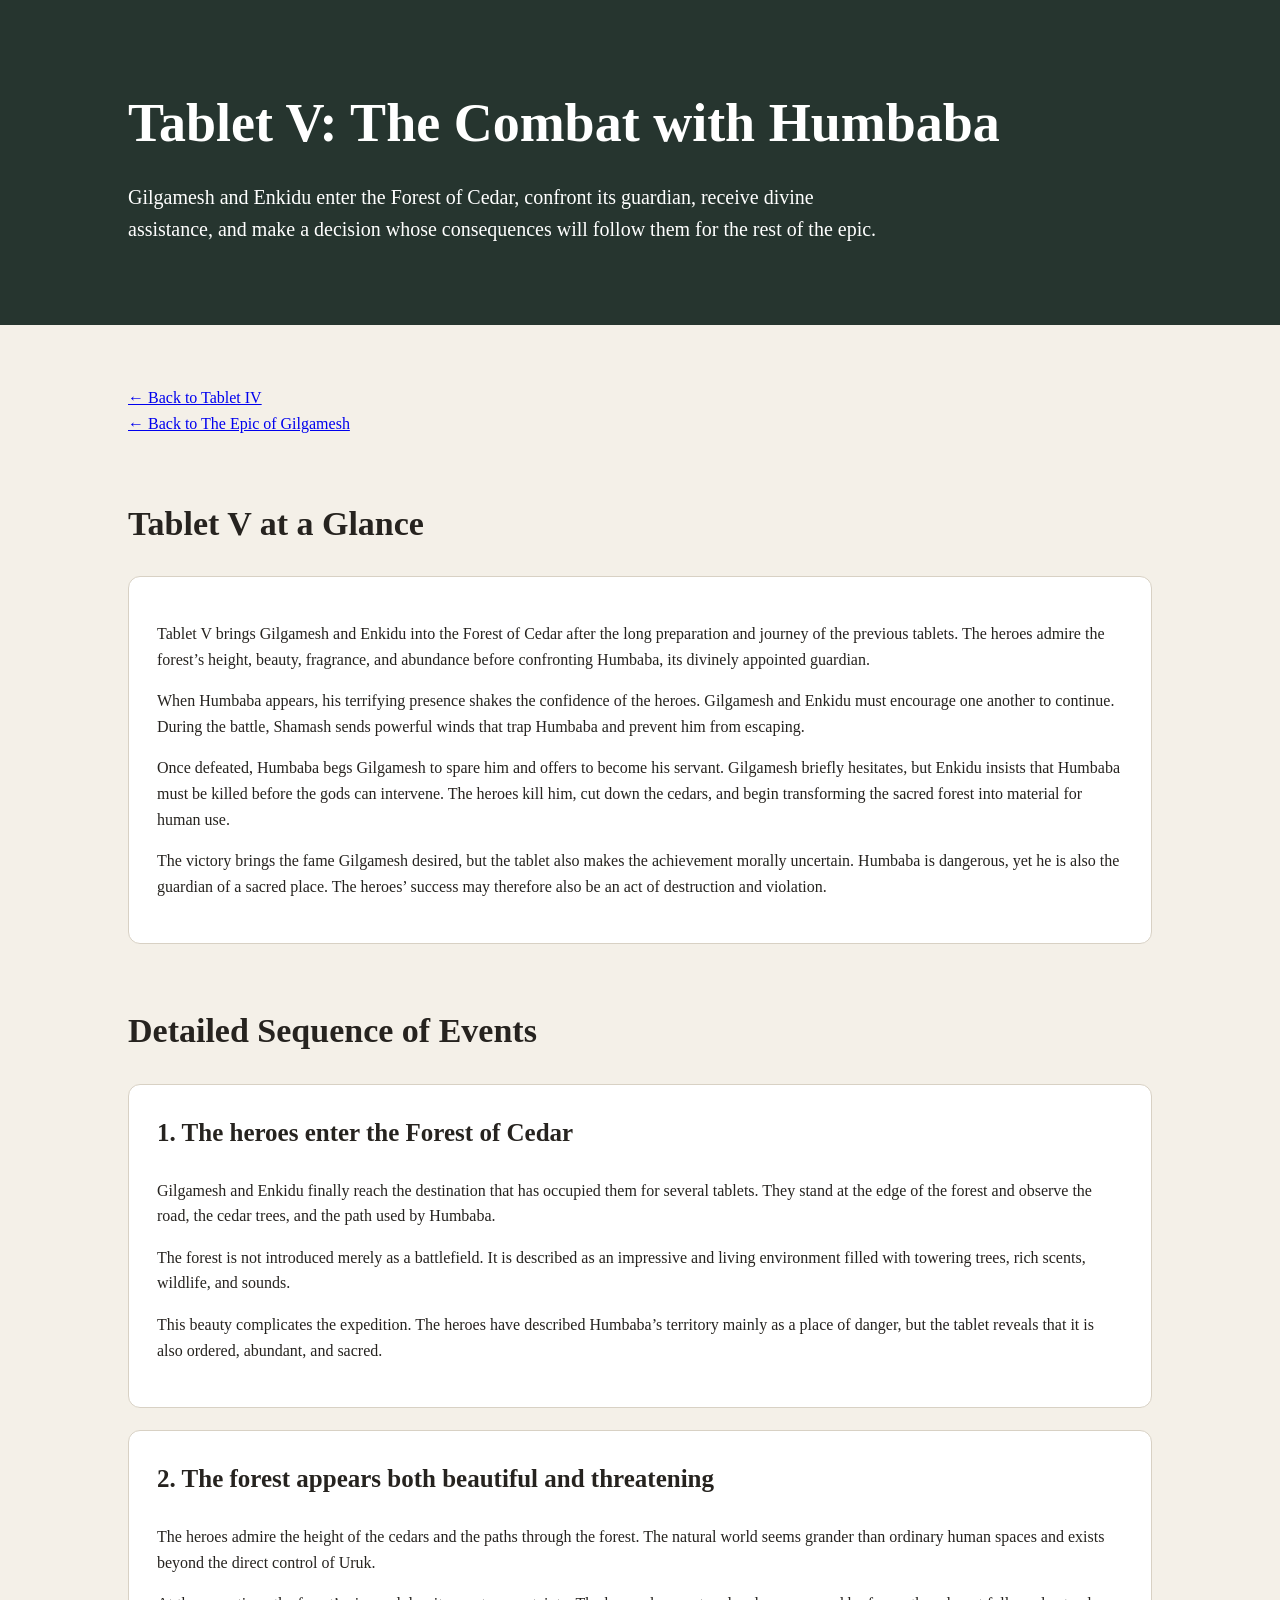
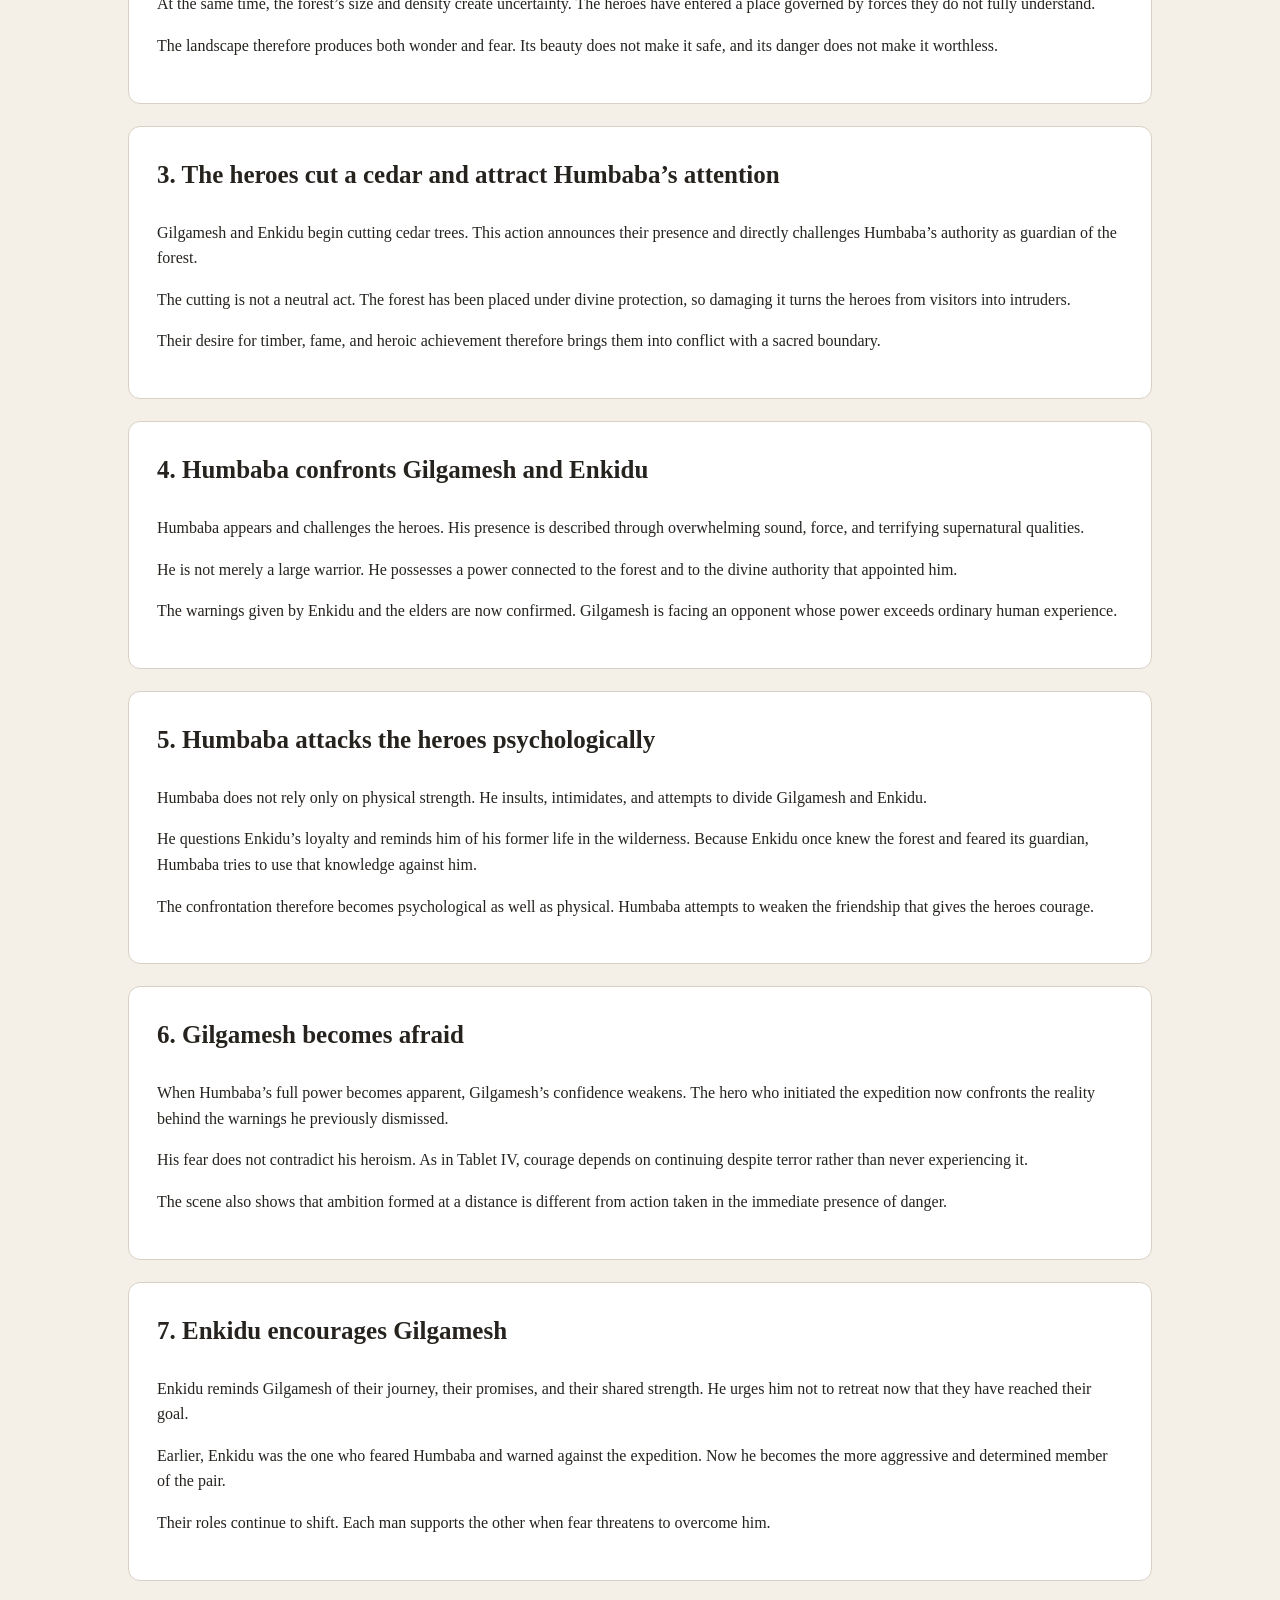
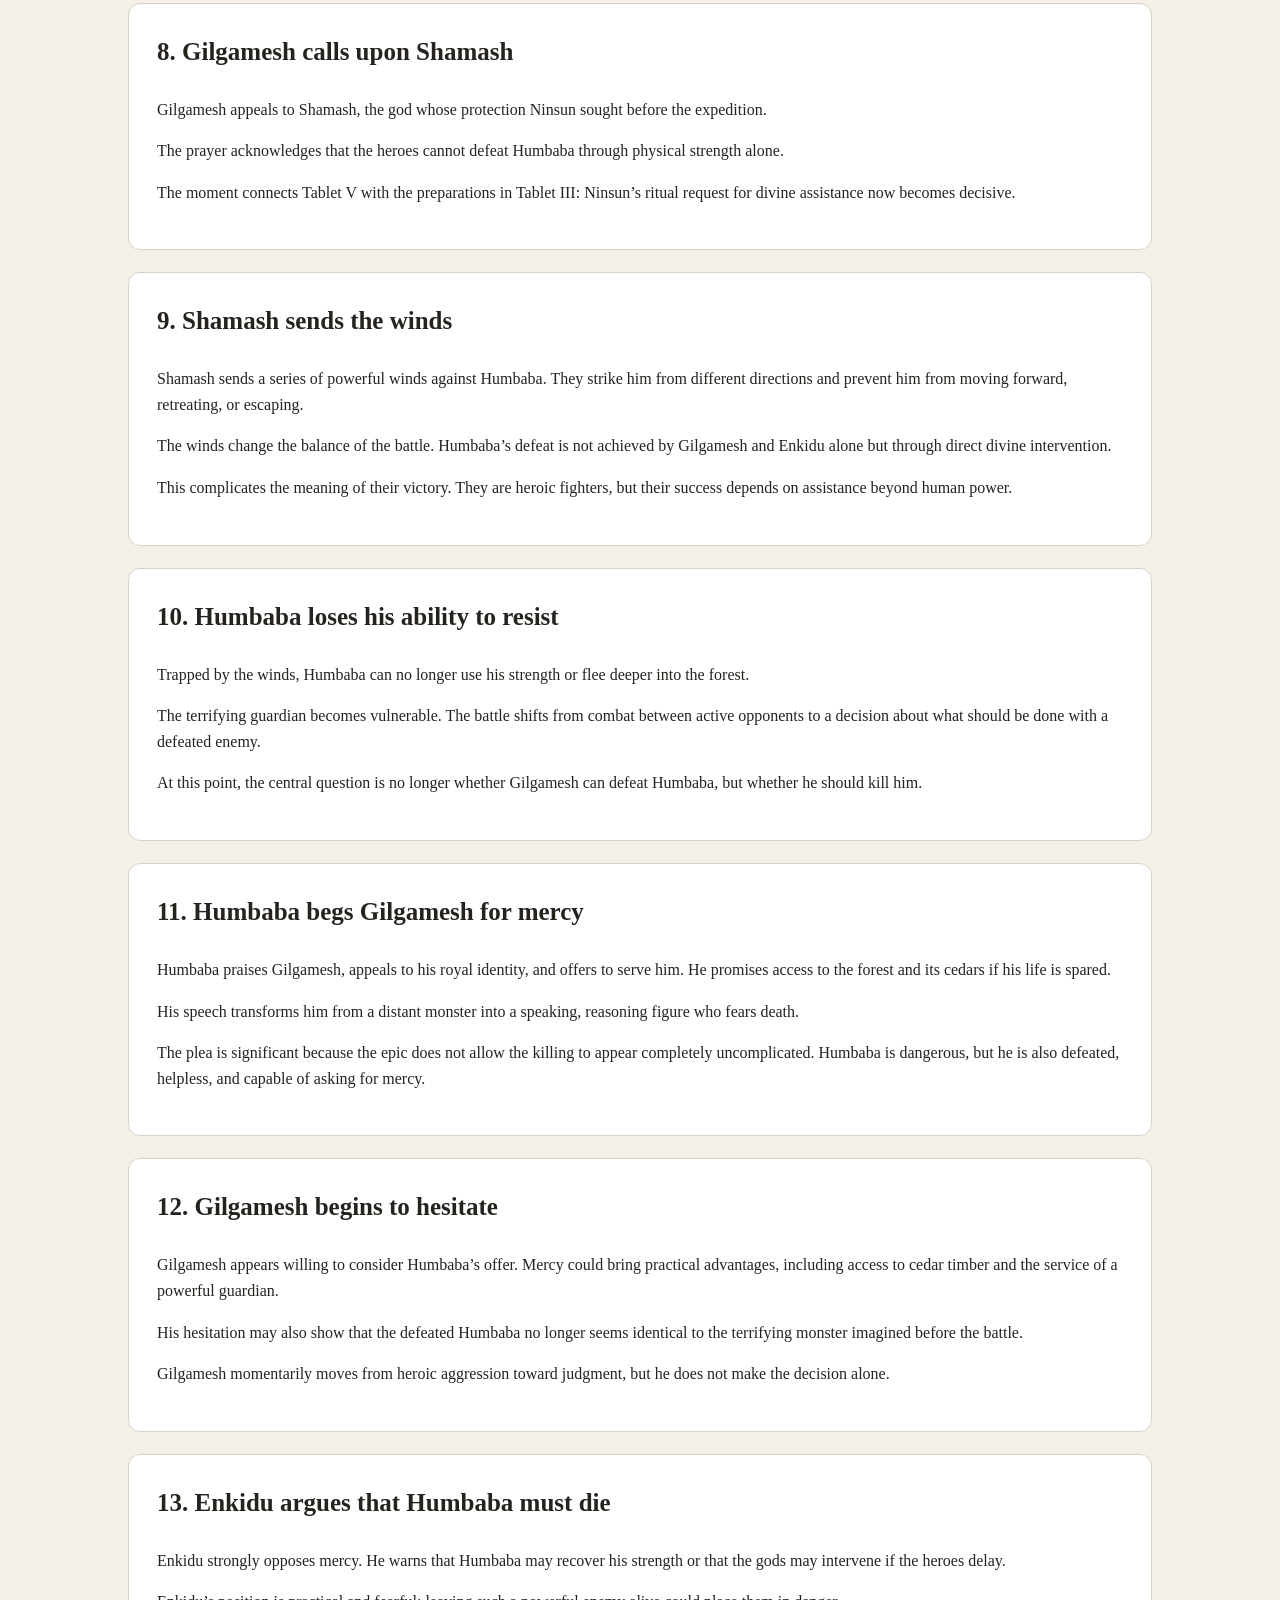
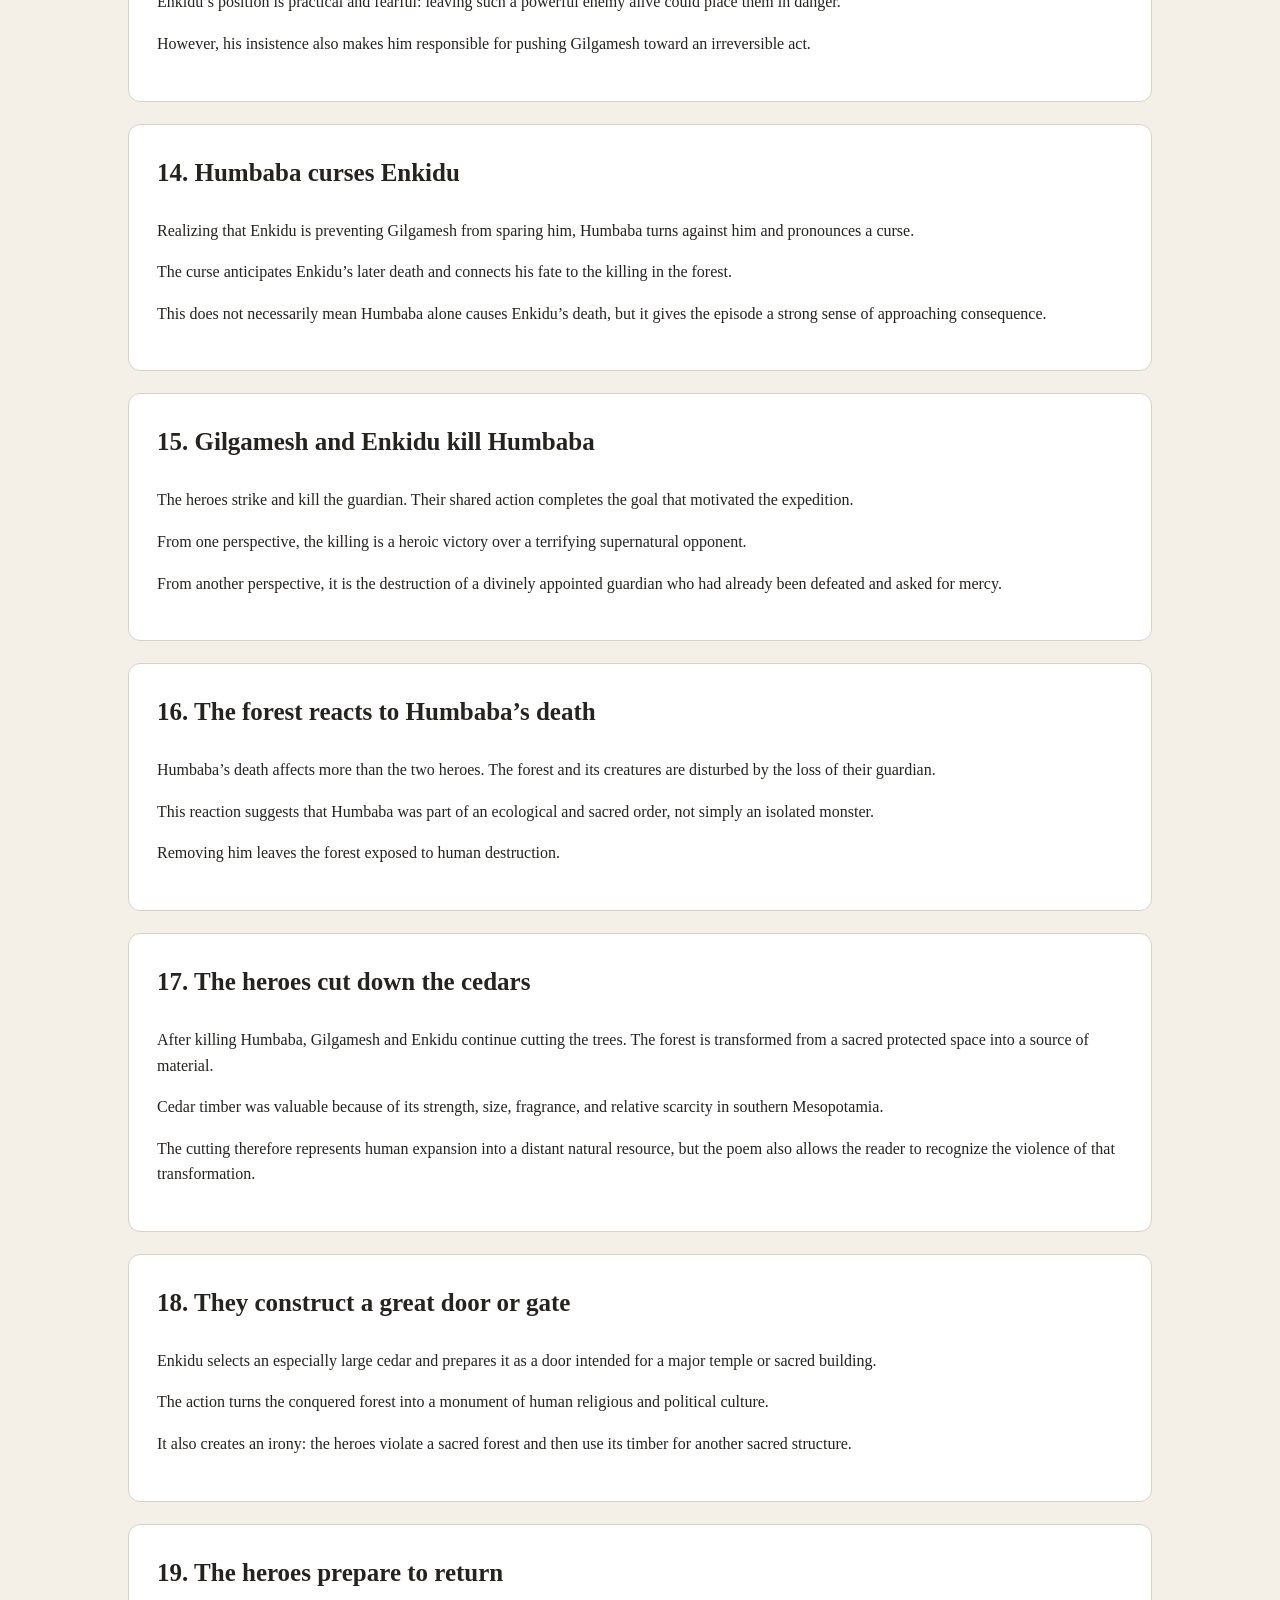
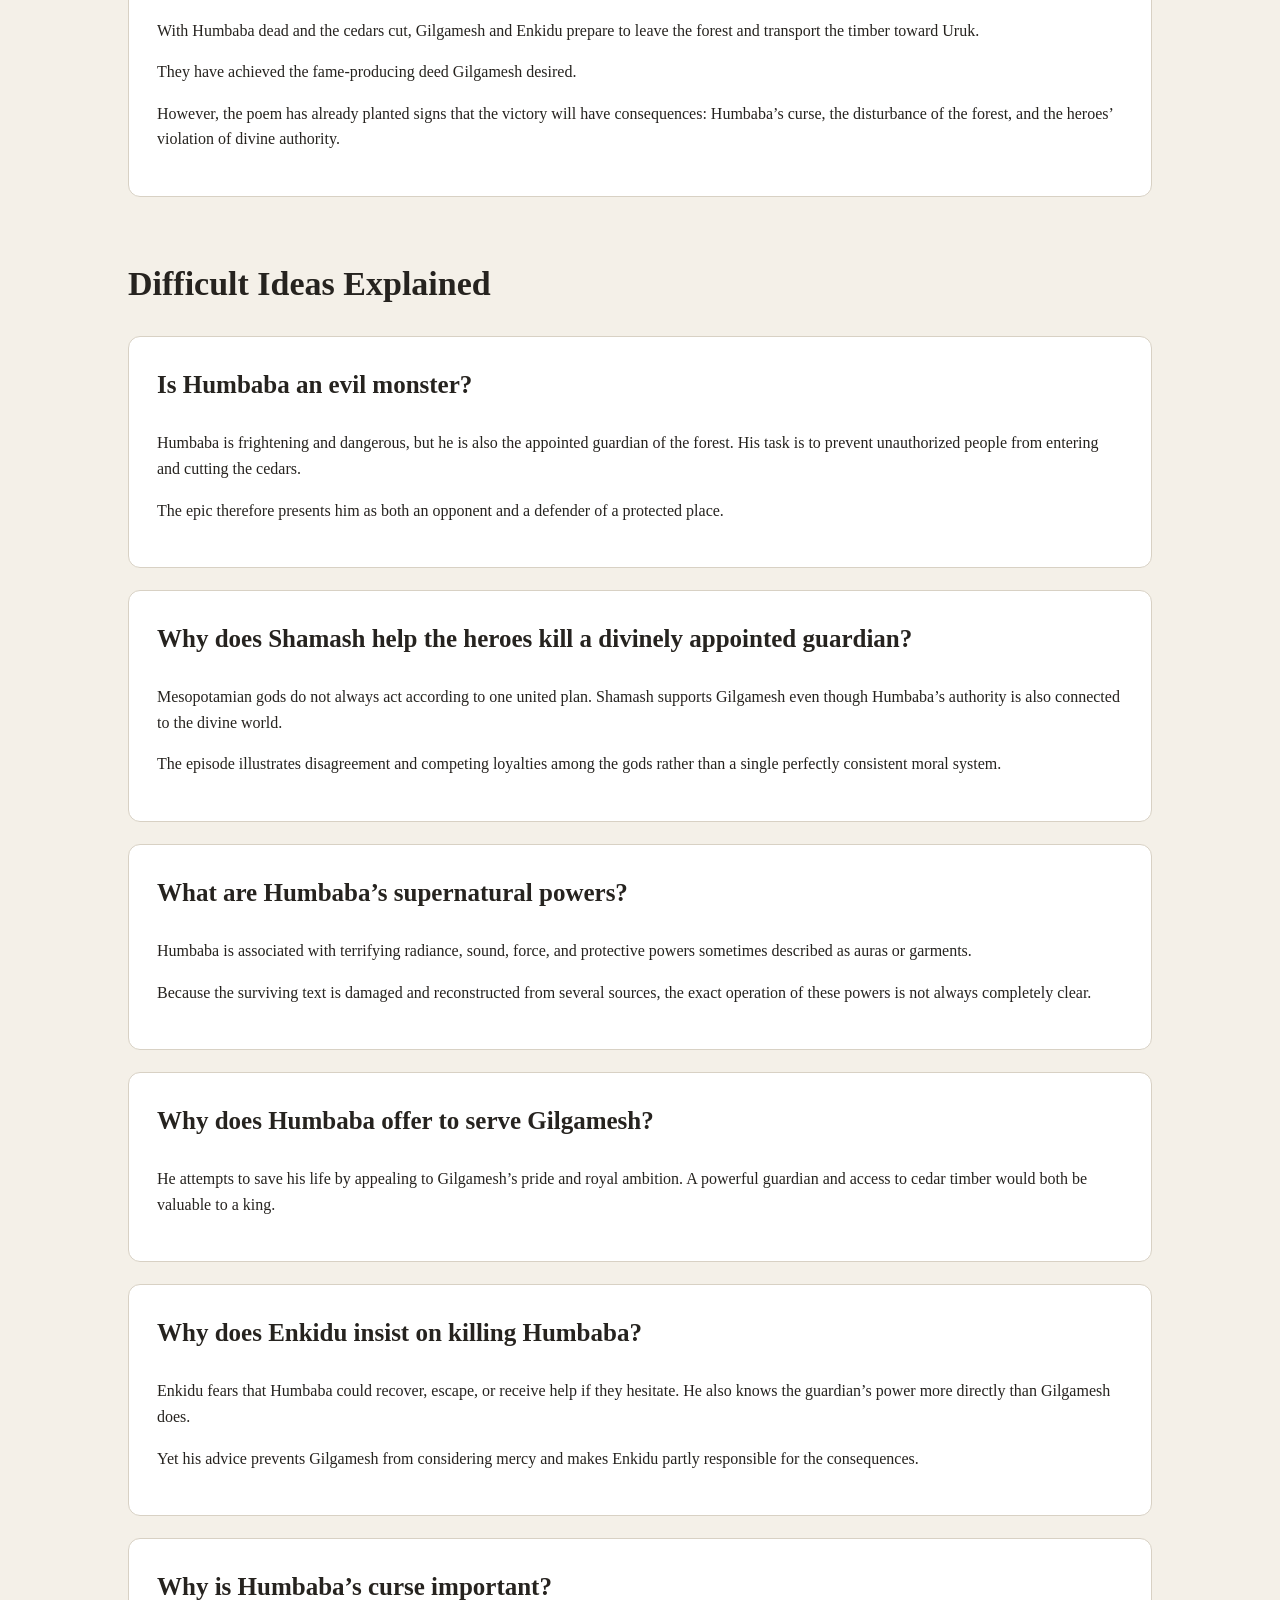
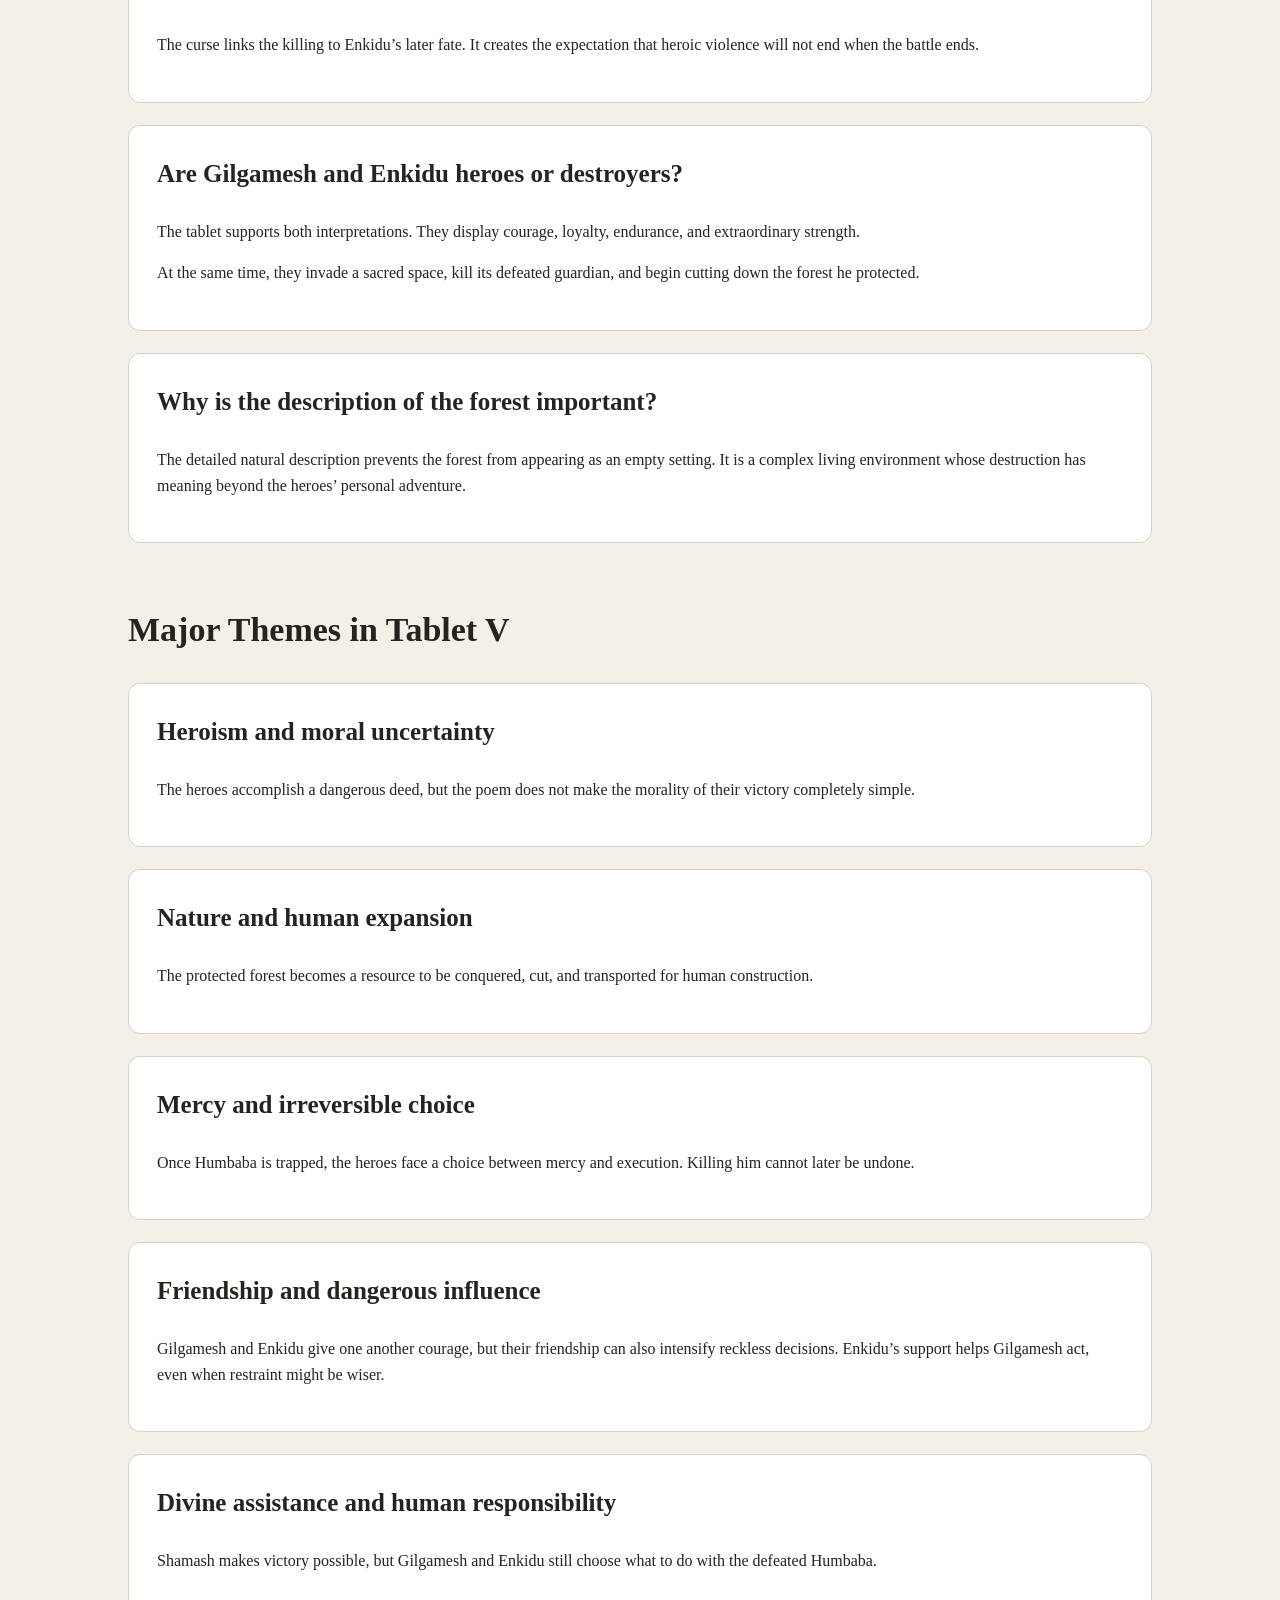
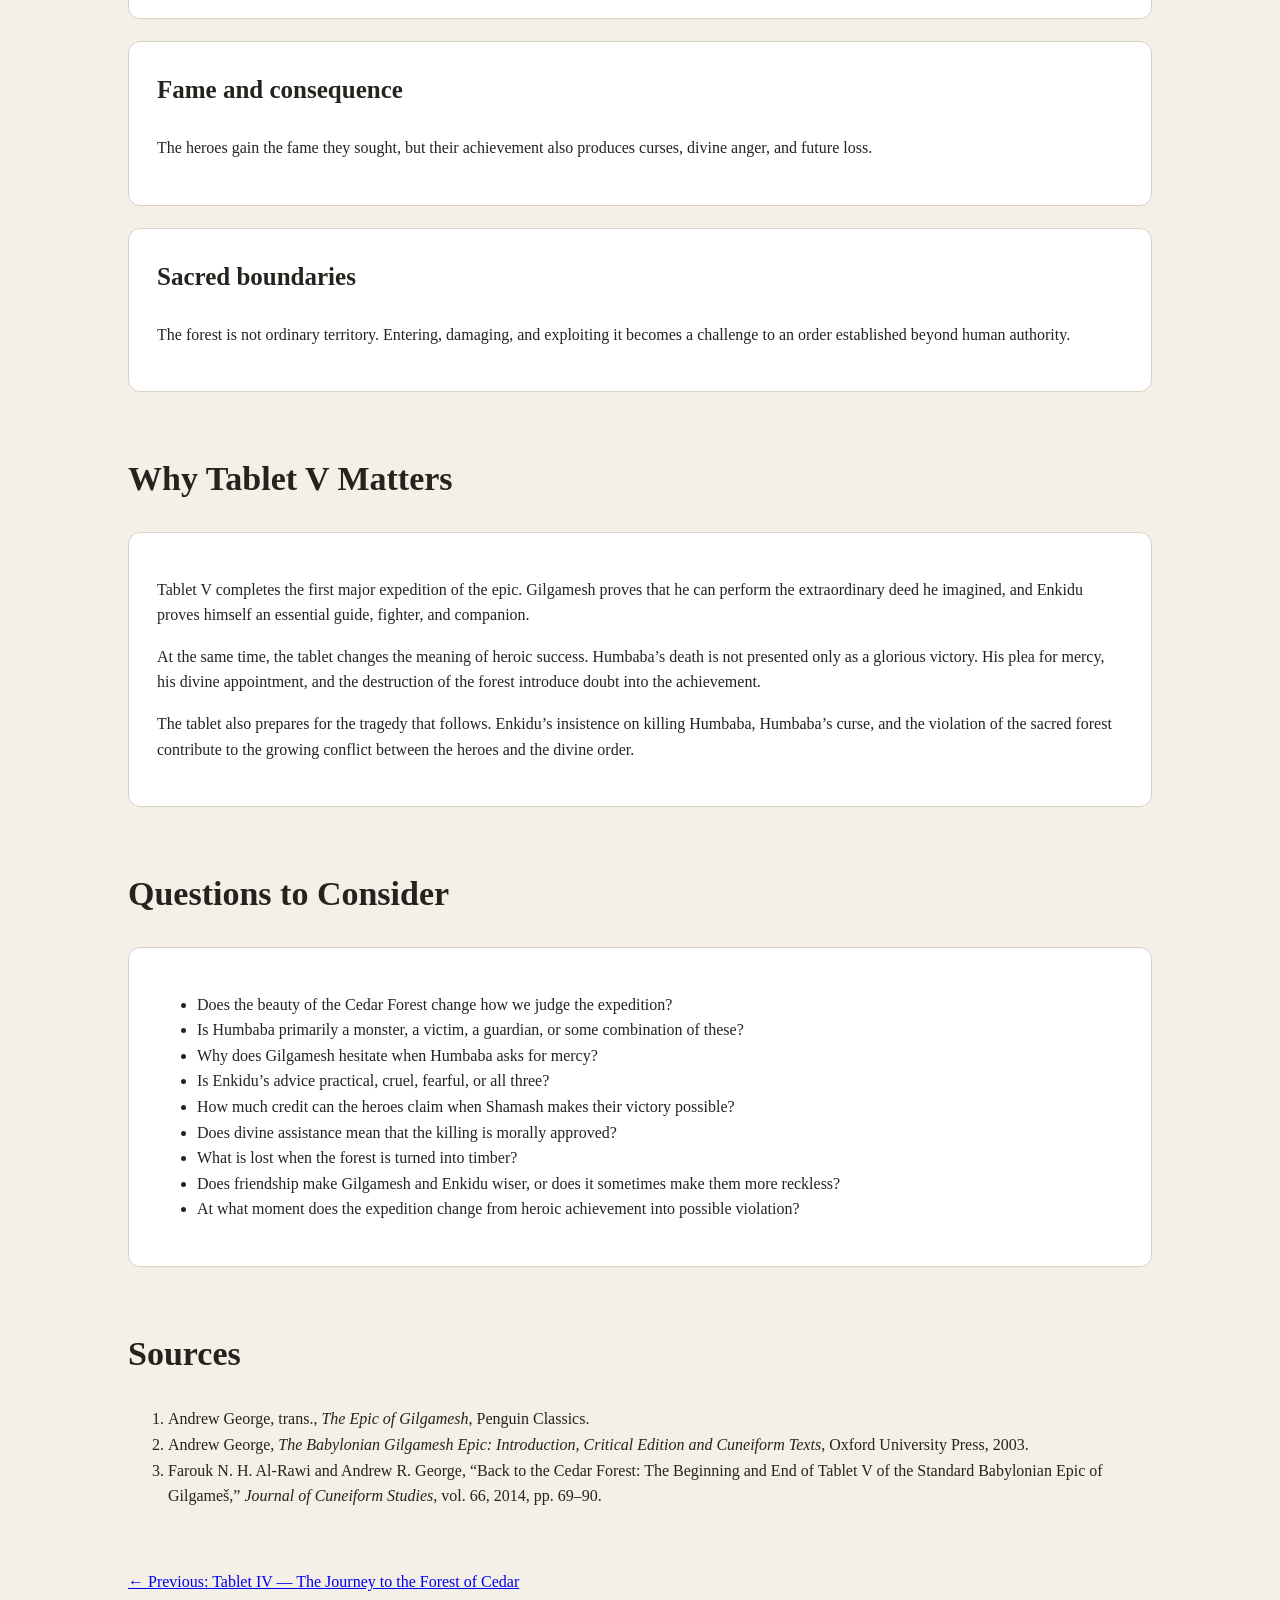
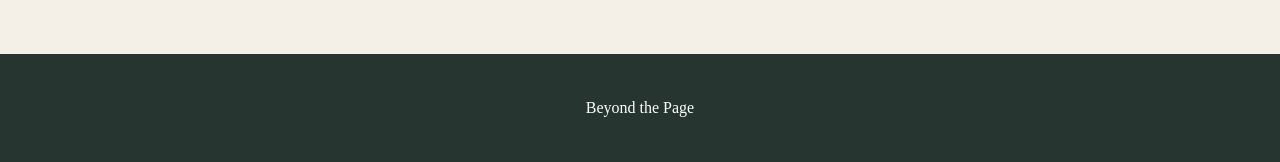
<file: gilgamesh-tablet-5.html>
<!DOCTYPE html>
<html lang="en">
<head>
  <meta charset="UTF-8">
  <meta name="viewport" content="width=device-width, initial-scale=1.0">

  <title>Tablet V: The Combat with Humbaba | The Epic of Gilgamesh</title>
  <link rel="stylesheet" href="style.css">
</head>

<body>
  <header>
    <h1>Tablet V: The Combat with Humbaba</h1>

    <p>
      Gilgamesh and Enkidu enter the Forest of Cedar, confront its guardian,
      receive divine assistance, and make a decision whose consequences will
      follow them for the rest of the epic.
    </p>
  </header>

  <main>
    <section>
      <a href="gilgamesh-tablet-4.html">← Back to Tablet IV</a>
      <br>
      <a href="gilgamesh.html">← Back to The Epic of Gilgamesh</a>
    </section>

    <section>
      <h2>Tablet V at a Glance</h2>

      <article>
        <p>
          Tablet V brings Gilgamesh and Enkidu into the Forest of Cedar after
          the long preparation and journey of the previous tablets. The heroes
          admire the forest’s height, beauty, fragrance, and abundance before
          confronting Humbaba, its divinely appointed guardian.
        </p>

        <p>
          When Humbaba appears, his terrifying presence shakes the confidence
          of the heroes. Gilgamesh and Enkidu must encourage one another to
          continue. During the battle, Shamash sends powerful winds that trap
          Humbaba and prevent him from escaping.
        </p>

        <p>
          Once defeated, Humbaba begs Gilgamesh to spare him and offers to
          become his servant. Gilgamesh briefly hesitates, but Enkidu insists
          that Humbaba must be killed before the gods can intervene. The heroes
          kill him, cut down the cedars, and begin transforming the sacred
          forest into material for human use.
        </p>

        <p>
          The victory brings the fame Gilgamesh desired, but the tablet also
          makes the achievement morally uncertain. Humbaba is dangerous, yet
          he is also the guardian of a sacred place. The heroes’ success may
          therefore also be an act of destruction and violation.
        </p>
      </article>
    </section>

    <section>
      <h2>Detailed Sequence of Events</h2>

      <article>
        <h3>1. The heroes enter the Forest of Cedar</h3>

        <p>
          Gilgamesh and Enkidu finally reach the destination that has occupied
          them for several tablets. They stand at the edge of the forest and
          observe the road, the cedar trees, and the path used by Humbaba.
        </p>

        <p>
          The forest is not introduced merely as a battlefield. It is described
          as an impressive and living environment filled with towering trees,
          rich scents, wildlife, and sounds.
        </p>

        <p>
          This beauty complicates the expedition. The heroes have described
          Humbaba’s territory mainly as a place of danger, but the tablet
          reveals that it is also ordered, abundant, and sacred.
        </p>
      </article>

      <article>
        <h3>2. The forest appears both beautiful and threatening</h3>

        <p>
          The heroes admire the height of the cedars and the paths through the
          forest. The natural world seems grander than ordinary human spaces
          and exists beyond the direct control of Uruk.
        </p>

        <p>
          At the same time, the forest’s size and density create uncertainty.
          The heroes have entered a place governed by forces they do not fully
          understand.
        </p>

        <p>
          The landscape therefore produces both wonder and fear. Its beauty
          does not make it safe, and its danger does not make it worthless.
        </p>
      </article>

      <article>
        <h3>3. The heroes cut a cedar and attract Humbaba’s attention</h3>

        <p>
          Gilgamesh and Enkidu begin cutting cedar trees. This action announces
          their presence and directly challenges Humbaba’s authority as
          guardian of the forest.
        </p>

        <p>
          The cutting is not a neutral act. The forest has been placed under
          divine protection, so damaging it turns the heroes from visitors
          into intruders.
        </p>

        <p>
          Their desire for timber, fame, and heroic achievement therefore
          brings them into conflict with a sacred boundary.
        </p>
      </article>

      <article>
        <h3>4. Humbaba confronts Gilgamesh and Enkidu</h3>

        <p>
          Humbaba appears and challenges the heroes. His presence is described
          through overwhelming sound, force, and terrifying supernatural
          qualities.
        </p>

        <p>
          He is not merely a large warrior. He possesses a power connected to
          the forest and to the divine authority that appointed him.
        </p>

        <p>
          The warnings given by Enkidu and the elders are now confirmed.
          Gilgamesh is facing an opponent whose power exceeds ordinary human
          experience.
        </p>
      </article>

      <article>
        <h3>5. Humbaba attacks the heroes psychologically</h3>

        <p>
          Humbaba does not rely only on physical strength. He insults,
          intimidates, and attempts to divide Gilgamesh and Enkidu.
        </p>

        <p>
          He questions Enkidu’s loyalty and reminds him of his former life in
          the wilderness. Because Enkidu once knew the forest and feared its
          guardian, Humbaba tries to use that knowledge against him.
        </p>

        <p>
          The confrontation therefore becomes psychological as well as
          physical. Humbaba attempts to weaken the friendship that gives the
          heroes courage.
        </p>
      </article>

      <article>
        <h3>6. Gilgamesh becomes afraid</h3>

        <p>
          When Humbaba’s full power becomes apparent, Gilgamesh’s confidence
          weakens. The hero who initiated the expedition now confronts the
          reality behind the warnings he previously dismissed.
        </p>

        <p>
          His fear does not contradict his heroism. As in Tablet IV, courage
          depends on continuing despite terror rather than never experiencing
          it.
        </p>

        <p>
          The scene also shows that ambition formed at a distance is different
          from action taken in the immediate presence of danger.
        </p>
      </article>

      <article>
        <h3>7. Enkidu encourages Gilgamesh</h3>

        <p>
          Enkidu reminds Gilgamesh of their journey, their promises, and their
          shared strength. He urges him not to retreat now that they have
          reached their goal.
        </p>

        <p>
          Earlier, Enkidu was the one who feared Humbaba and warned against the
          expedition. Now he becomes the more aggressive and determined member
          of the pair.
        </p>

        <p>
          Their roles continue to shift. Each man supports the other when fear
          threatens to overcome him.
        </p>
      </article>

      <article>
        <h3>8. Gilgamesh calls upon Shamash</h3>

        <p>
          Gilgamesh appeals to Shamash, the god whose protection Ninsun sought
          before the expedition.
        </p>

        <p>
          The prayer acknowledges that the heroes cannot defeat Humbaba
          through physical strength alone.
        </p>

        <p>
          The moment connects Tablet V with the preparations in Tablet III:
          Ninsun’s ritual request for divine assistance now becomes decisive.
        </p>
      </article>

      <article>
        <h3>9. Shamash sends the winds</h3>

        <p>
          Shamash sends a series of powerful winds against Humbaba. They strike
          him from different directions and prevent him from moving forward,
          retreating, or escaping.
        </p>

        <p>
          The winds change the balance of the battle. Humbaba’s defeat is not
          achieved by Gilgamesh and Enkidu alone but through direct divine
          intervention.
        </p>

        <p>
          This complicates the meaning of their victory. They are heroic
          fighters, but their success depends on assistance beyond human power.
        </p>
      </article>

      <article>
        <h3>10. Humbaba loses his ability to resist</h3>

        <p>
          Trapped by the winds, Humbaba can no longer use his strength or flee
          deeper into the forest.
        </p>

        <p>
          The terrifying guardian becomes vulnerable. The battle shifts from
          combat between active opponents to a decision about what should be
          done with a defeated enemy.
        </p>

        <p>
          At this point, the central question is no longer whether Gilgamesh
          can defeat Humbaba, but whether he should kill him.
        </p>
      </article>

      <article>
        <h3>11. Humbaba begs Gilgamesh for mercy</h3>

        <p>
          Humbaba praises Gilgamesh, appeals to his royal identity, and offers
          to serve him. He promises access to the forest and its cedars if his
          life is spared.
        </p>

        <p>
          His speech transforms him from a distant monster into a speaking,
          reasoning figure who fears death.
        </p>

        <p>
          The plea is significant because the epic does not allow the killing
          to appear completely uncomplicated. Humbaba is dangerous, but he is
          also defeated, helpless, and capable of asking for mercy.
        </p>
      </article>

      <article>
        <h3>12. Gilgamesh begins to hesitate</h3>

        <p>
          Gilgamesh appears willing to consider Humbaba’s offer. Mercy could
          bring practical advantages, including access to cedar timber and the
          service of a powerful guardian.
        </p>

        <p>
          His hesitation may also show that the defeated Humbaba no longer
          seems identical to the terrifying monster imagined before the
          battle.
        </p>

        <p>
          Gilgamesh momentarily moves from heroic aggression toward judgment,
          but he does not make the decision alone.
        </p>
      </article>

      <article>
        <h3>13. Enkidu argues that Humbaba must die</h3>

        <p>
          Enkidu strongly opposes mercy. He warns that Humbaba may recover his
          strength or that the gods may intervene if the heroes delay.
        </p>

        <p>
          Enkidu’s position is practical and fearful: leaving such a powerful
          enemy alive could place them in danger.
        </p>

        <p>
          However, his insistence also makes him responsible for pushing
          Gilgamesh toward an irreversible act.
        </p>
      </article>

      <article>
        <h3>14. Humbaba curses Enkidu</h3>

        <p>
          Realizing that Enkidu is preventing Gilgamesh from sparing him,
          Humbaba turns against him and pronounces a curse.
        </p>

        <p>
          The curse anticipates Enkidu’s later death and connects his fate to
          the killing in the forest.
        </p>

        <p>
          This does not necessarily mean Humbaba alone causes Enkidu’s death,
          but it gives the episode a strong sense of approaching consequence.
        </p>
      </article>

      <article>
        <h3>15. Gilgamesh and Enkidu kill Humbaba</h3>

        <p>
          The heroes strike and kill the guardian. Their shared action completes
          the goal that motivated the expedition.
        </p>

        <p>
          From one perspective, the killing is a heroic victory over a
          terrifying supernatural opponent.
        </p>

        <p>
          From another perspective, it is the destruction of a divinely
          appointed guardian who had already been defeated and asked for mercy.
        </p>
      </article>

      <article>
        <h3>16. The forest reacts to Humbaba’s death</h3>

        <p>
          Humbaba’s death affects more than the two heroes. The forest and its
          creatures are disturbed by the loss of their guardian.
        </p>

        <p>
          This reaction suggests that Humbaba was part of an ecological and
          sacred order, not simply an isolated monster.
        </p>

        <p>
          Removing him leaves the forest exposed to human destruction.
        </p>
      </article>

      <article>
        <h3>17. The heroes cut down the cedars</h3>

        <p>
          After killing Humbaba, Gilgamesh and Enkidu continue cutting the
          trees. The forest is transformed from a sacred protected space into
          a source of material.
        </p>

        <p>
          Cedar timber was valuable because of its strength, size, fragrance,
          and relative scarcity in southern Mesopotamia.
        </p>

        <p>
          The cutting therefore represents human expansion into a distant
          natural resource, but the poem also allows the reader to recognize
          the violence of that transformation.
        </p>
      </article>

      <article>
        <h3>18. They construct a great door or gate</h3>

        <p>
          Enkidu selects an especially large cedar and prepares it as a door
          intended for a major temple or sacred building.
        </p>

        <p>
          The action turns the conquered forest into a monument of human
          religious and political culture.
        </p>

        <p>
          It also creates an irony: the heroes violate a sacred forest and then
          use its timber for another sacred structure.
        </p>
      </article>

      <article>
        <h3>19. The heroes prepare to return</h3>

        <p>
          With Humbaba dead and the cedars cut, Gilgamesh and Enkidu prepare to
          leave the forest and transport the timber toward Uruk.
        </p>

        <p>
          They have achieved the fame-producing deed Gilgamesh desired.
        </p>

        <p>
          However, the poem has already planted signs that the victory will
          have consequences: Humbaba’s curse, the disturbance of the forest,
          and the heroes’ violation of divine authority.
        </p>
      </article>
    </section>

    <section>
      <h2>Difficult Ideas Explained</h2>

      <article>
        <h3>Is Humbaba an evil monster?</h3>

        <p>
          Humbaba is frightening and dangerous, but he is also the appointed
          guardian of the forest. His task is to prevent unauthorized people
          from entering and cutting the cedars.
        </p>

        <p>
          The epic therefore presents him as both an opponent and a defender
          of a protected place.
        </p>
      </article>

      <article>
        <h3>Why does Shamash help the heroes kill a divinely appointed guardian?</h3>

        <p>
          Mesopotamian gods do not always act according to one united plan.
          Shamash supports Gilgamesh even though Humbaba’s authority is also
          connected to the divine world.
        </p>

        <p>
          The episode illustrates disagreement and competing loyalties among
          the gods rather than a single perfectly consistent moral system.
        </p>
      </article>

      <article>
        <h3>What are Humbaba’s supernatural powers?</h3>

        <p>
          Humbaba is associated with terrifying radiance, sound, force, and
          protective powers sometimes described as auras or garments.
        </p>

        <p>
          Because the surviving text is damaged and reconstructed from several
          sources, the exact operation of these powers is not always completely
          clear.
        </p>
      </article>

      <article>
        <h3>Why does Humbaba offer to serve Gilgamesh?</h3>

        <p>
          He attempts to save his life by appealing to Gilgamesh’s pride and
          royal ambition. A powerful guardian and access to cedar timber would
          both be valuable to a king.
        </p>
      </article>

      <article>
        <h3>Why does Enkidu insist on killing Humbaba?</h3>

        <p>
          Enkidu fears that Humbaba could recover, escape, or receive help if
          they hesitate. He also knows the guardian’s power more directly than
          Gilgamesh does.
        </p>

        <p>
          Yet his advice prevents Gilgamesh from considering mercy and makes
          Enkidu partly responsible for the consequences.
        </p>
      </article>

      <article>
        <h3>Why is Humbaba’s curse important?</h3>

        <p>
          The curse links the killing to Enkidu’s later fate. It creates the
          expectation that heroic violence will not end when the battle ends.
        </p>
      </article>

      <article>
        <h3>Are Gilgamesh and Enkidu heroes or destroyers?</h3>

        <p>
          The tablet supports both interpretations. They display courage,
          loyalty, endurance, and extraordinary strength.
        </p>

        <p>
          At the same time, they invade a sacred space, kill its defeated
          guardian, and begin cutting down the forest he protected.
        </p>
      </article>

      <article>
        <h3>Why is the description of the forest important?</h3>

        <p>
          The detailed natural description prevents the forest from appearing
          as an empty setting. It is a complex living environment whose
          destruction has meaning beyond the heroes’ personal adventure.
        </p>
      </article>
    </section>

    <section>
      <h2>Major Themes in Tablet V</h2>

      <article>
        <h3>Heroism and moral uncertainty</h3>

        <p>
          The heroes accomplish a dangerous deed, but the poem does not make
          the morality of their victory completely simple.
        </p>
      </article>

      <article>
        <h3>Nature and human expansion</h3>

        <p>
          The protected forest becomes a resource to be conquered, cut, and
          transported for human construction.
        </p>
      </article>

      <article>
        <h3>Mercy and irreversible choice</h3>

        <p>
          Once Humbaba is trapped, the heroes face a choice between mercy and
          execution. Killing him cannot later be undone.
        </p>
      </article>

      <article>
        <h3>Friendship and dangerous influence</h3>

        <p>
          Gilgamesh and Enkidu give one another courage, but their friendship
          can also intensify reckless decisions. Enkidu’s support helps
          Gilgamesh act, even when restraint might be wiser.
        </p>
      </article>

      <article>
        <h3>Divine assistance and human responsibility</h3>

        <p>
          Shamash makes victory possible, but Gilgamesh and Enkidu still choose
          what to do with the defeated Humbaba.
        </p>
      </article>

      <article>
        <h3>Fame and consequence</h3>

        <p>
          The heroes gain the fame they sought, but their achievement also
          produces curses, divine anger, and future loss.
        </p>
      </article>

      <article>
        <h3>Sacred boundaries</h3>

        <p>
          The forest is not ordinary territory. Entering, damaging, and
          exploiting it becomes a challenge to an order established beyond
          human authority.
        </p>
      </article>
    </section>

    <section>
      <h2>Why Tablet V Matters</h2>

      <article>
        <p>
          Tablet V completes the first major expedition of the epic. Gilgamesh
          proves that he can perform the extraordinary deed he imagined, and
          Enkidu proves himself an essential guide, fighter, and companion.
        </p>

        <p>
          At the same time, the tablet changes the meaning of heroic success.
          Humbaba’s death is not presented only as a glorious victory. His plea
          for mercy, his divine appointment, and the destruction of the forest
          introduce doubt into the achievement.
        </p>

        <p>
          The tablet also prepares for the tragedy that follows. Enkidu’s
          insistence on killing Humbaba, Humbaba’s curse, and the violation of
          the sacred forest contribute to the growing conflict between the
          heroes and the divine order.
        </p>
      </article>
    </section>

    <section>
      <h2>Questions to Consider</h2>

      <article>
        <ul>
          <li>
            Does the beauty of the Cedar Forest change how we judge the
            expedition?
          </li>

          <li>
            Is Humbaba primarily a monster, a victim, a guardian, or some
            combination of these?
          </li>

          <li>
            Why does Gilgamesh hesitate when Humbaba asks for mercy?
          </li>

          <li>
            Is Enkidu’s advice practical, cruel, fearful, or all three?
          </li>

          <li>
            How much credit can the heroes claim when Shamash makes their
            victory possible?
          </li>

          <li>
            Does divine assistance mean that the killing is morally approved?
          </li>

          <li>
            What is lost when the forest is turned into timber?
          </li>

          <li>
            Does friendship make Gilgamesh and Enkidu wiser, or does it
            sometimes make them more reckless?
          </li>

          <li>
            At what moment does the expedition change from heroic achievement
            into possible violation?
          </li>
        </ul>
      </article>
    </section>

    <section>
      <h2>Sources</h2>

      <ol>
        <li>
          Andrew George, trans.,
          <em>The Epic of Gilgamesh</em>,
          Penguin Classics.
        </li>

        <li>
          Andrew George,
          <em>The Babylonian Gilgamesh Epic: Introduction, Critical Edition
          and Cuneiform Texts</em>,
          Oxford University Press, 2003.
        </li>

        <li>
          Farouk N. H. Al-Rawi and Andrew R. George,
          “Back to the Cedar Forest: The Beginning and End of Tablet V of the
          Standard Babylonian Epic of Gilgameš,”
          <em>Journal of Cuneiform Studies</em>, vol. 66, 2014, pp. 69–90.
        </li>
      </ol>
    </section>

    <section>
      <a href="gilgamesh-tablet-4.html">
        ← Previous: Tablet IV — The Journey to the Forest of Cedar
      </a>
    </section>
  </main>

  <footer>
    <p>Beyond the Page</p>
  </footer>
</body>
</html>
</file>
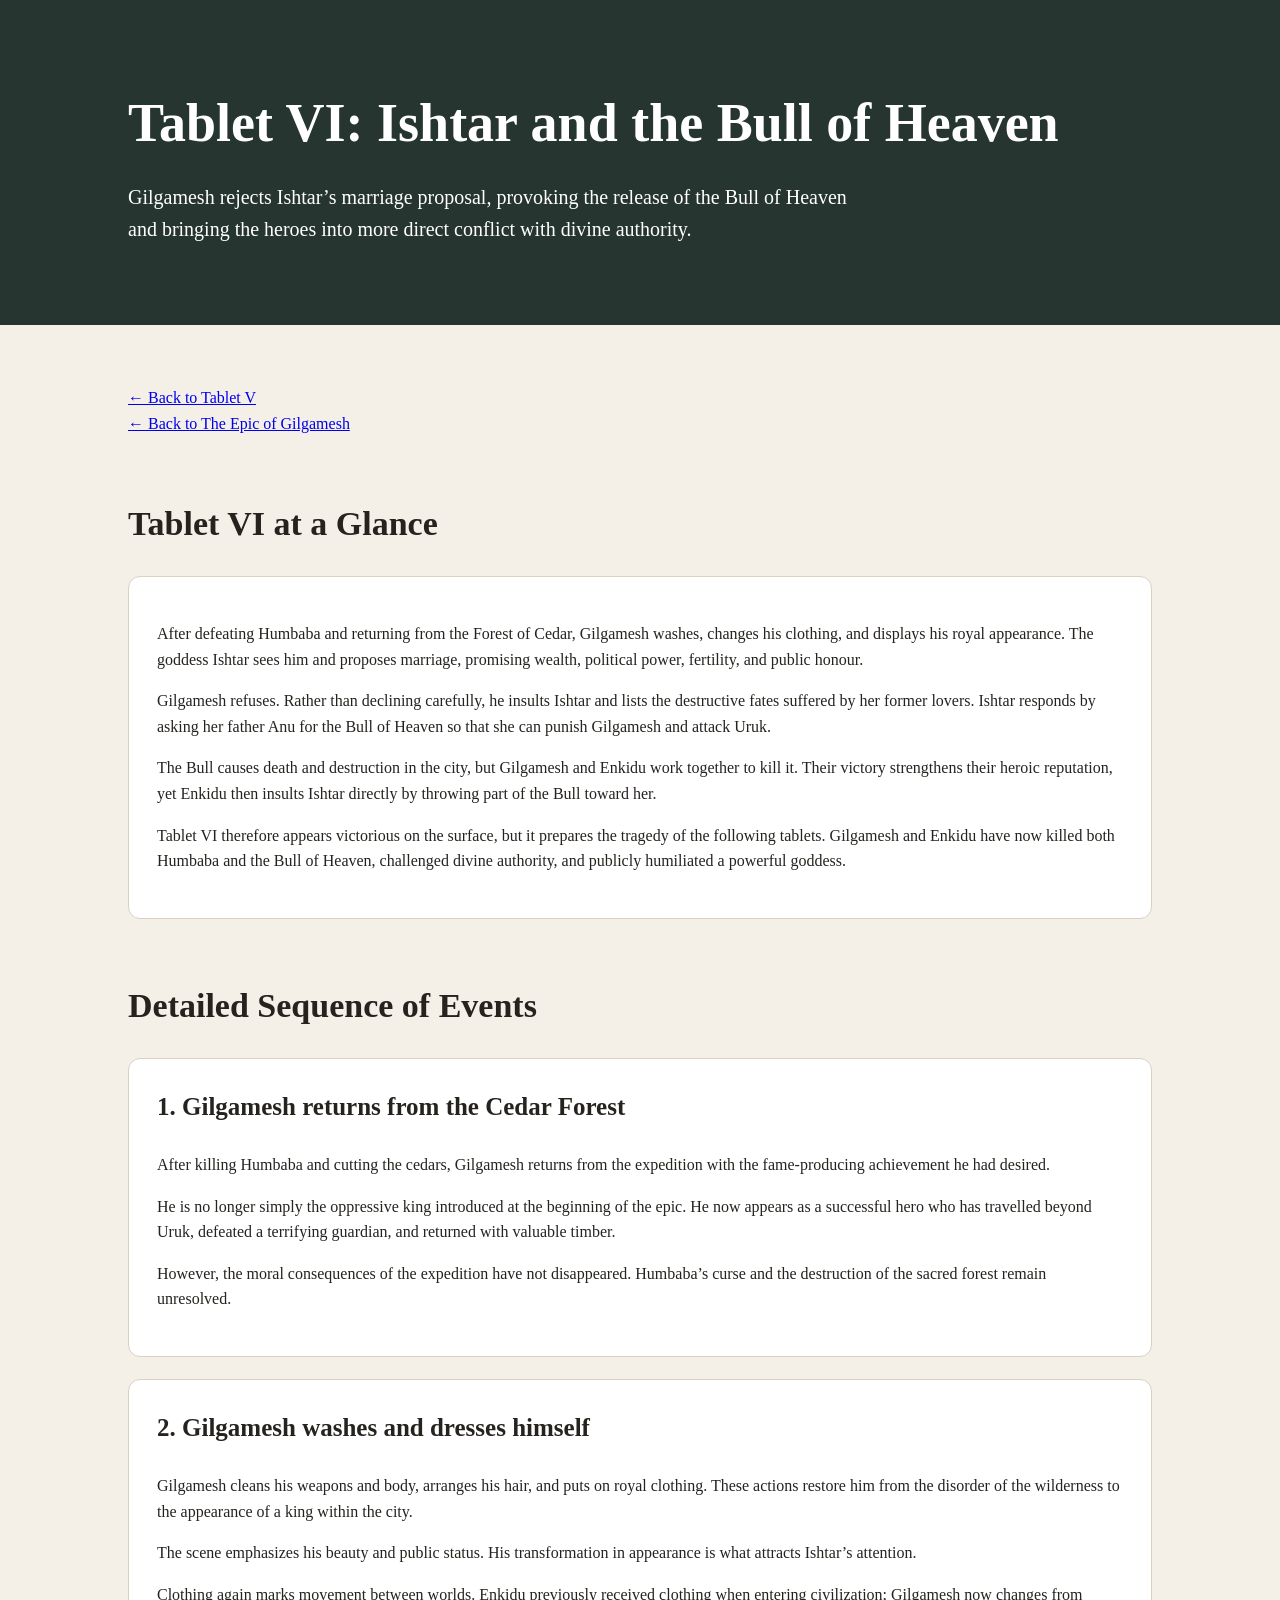
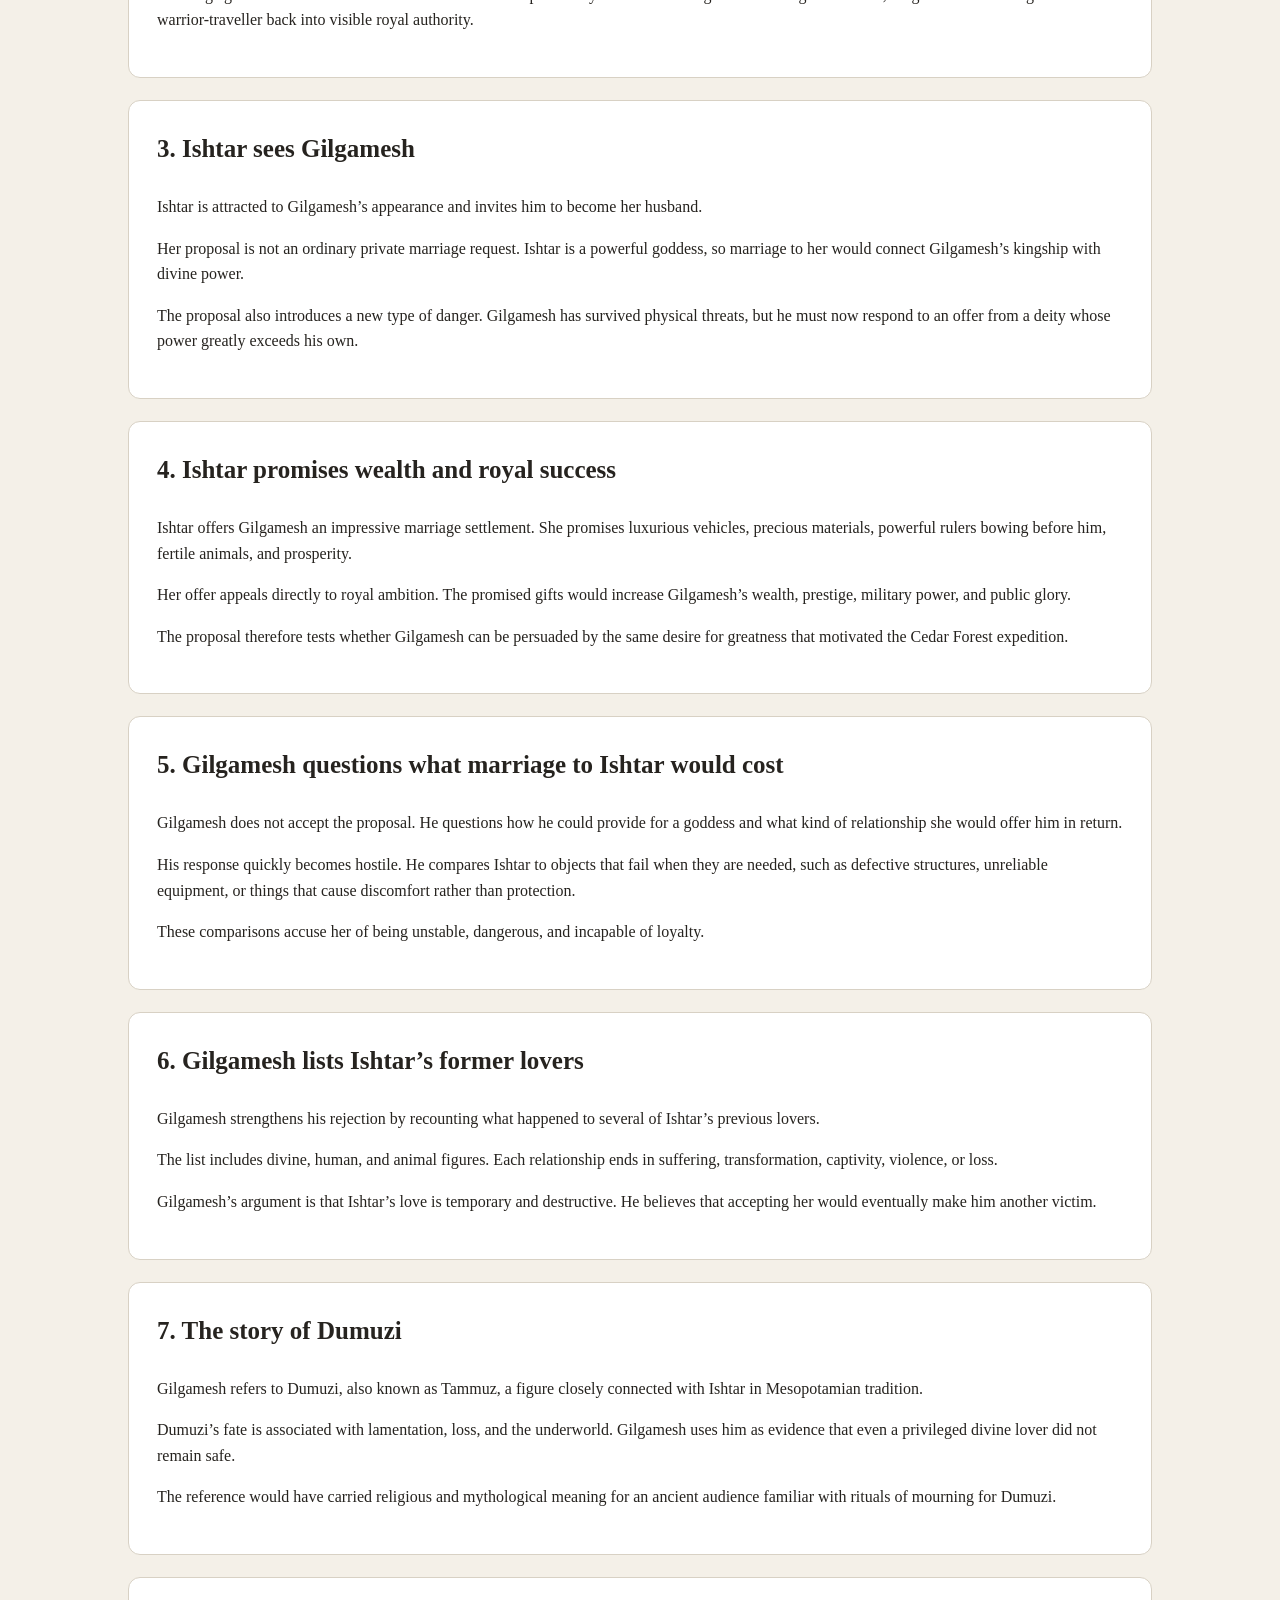
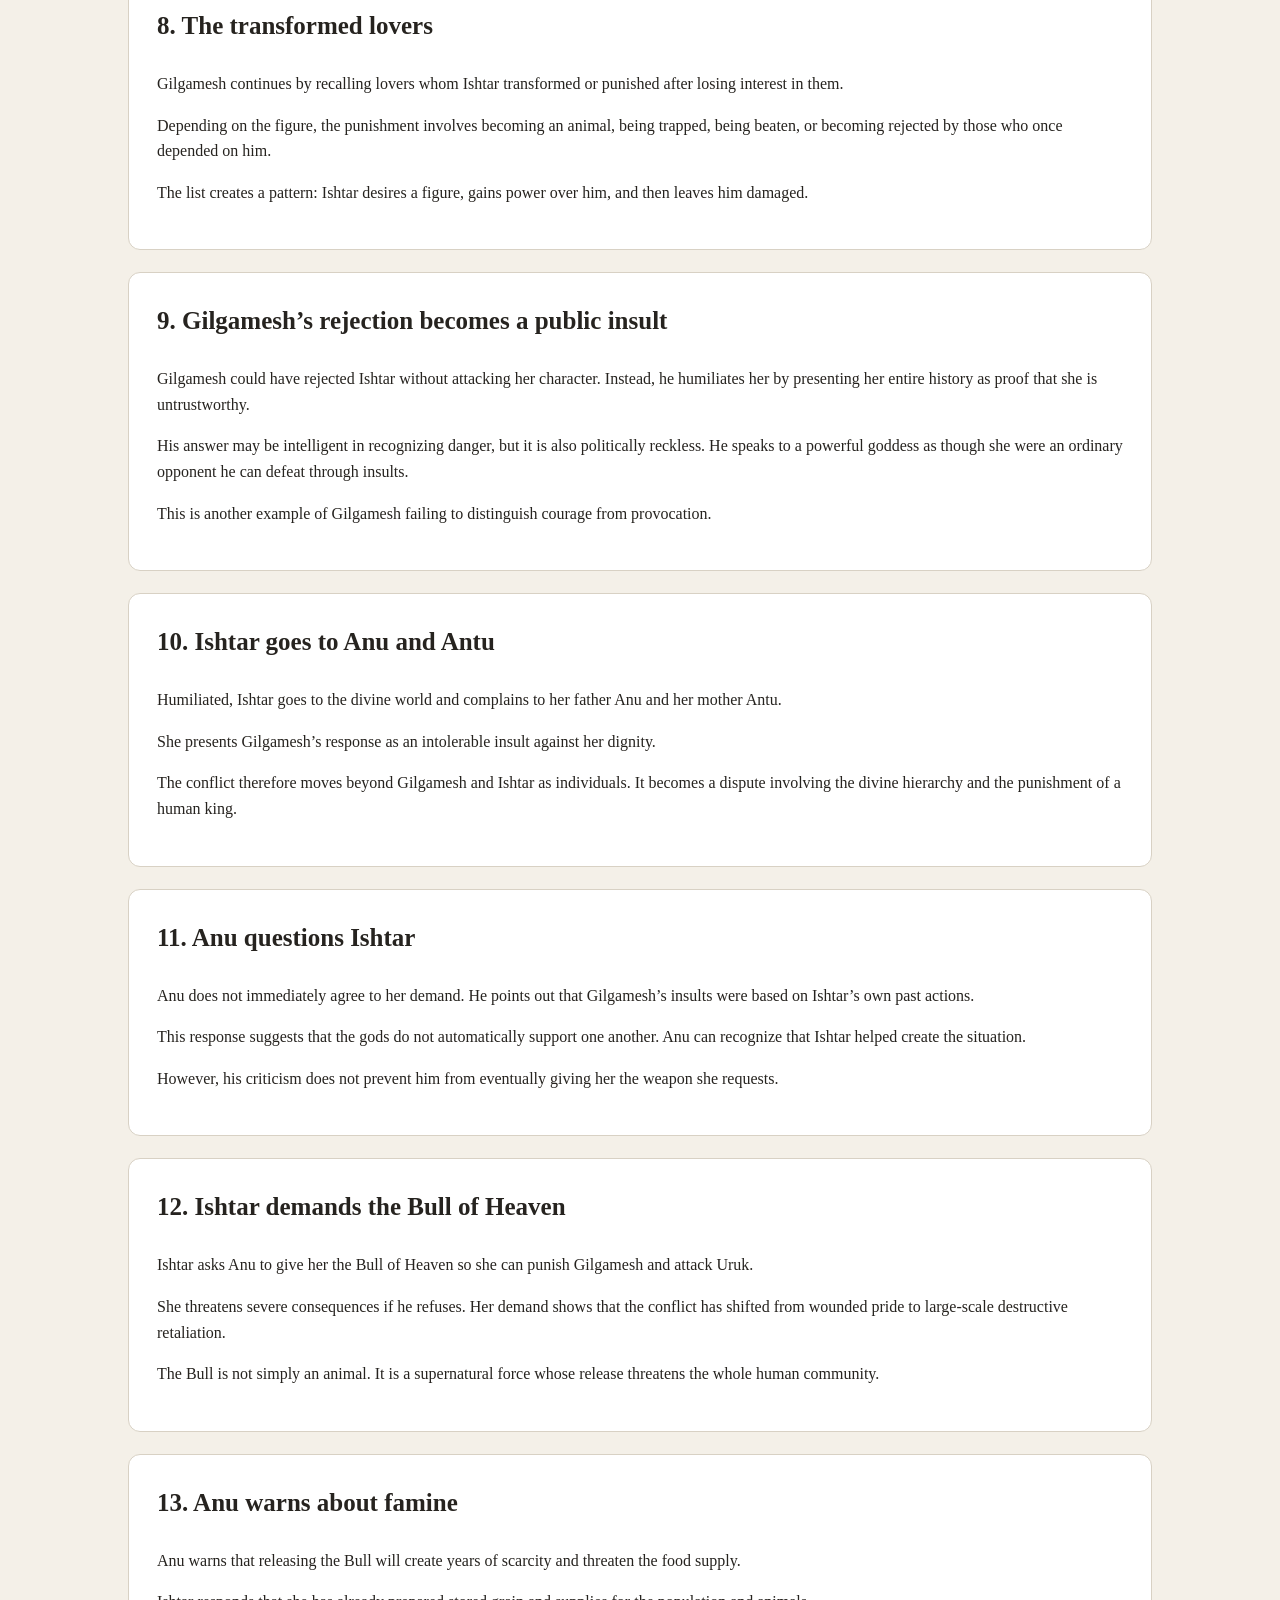
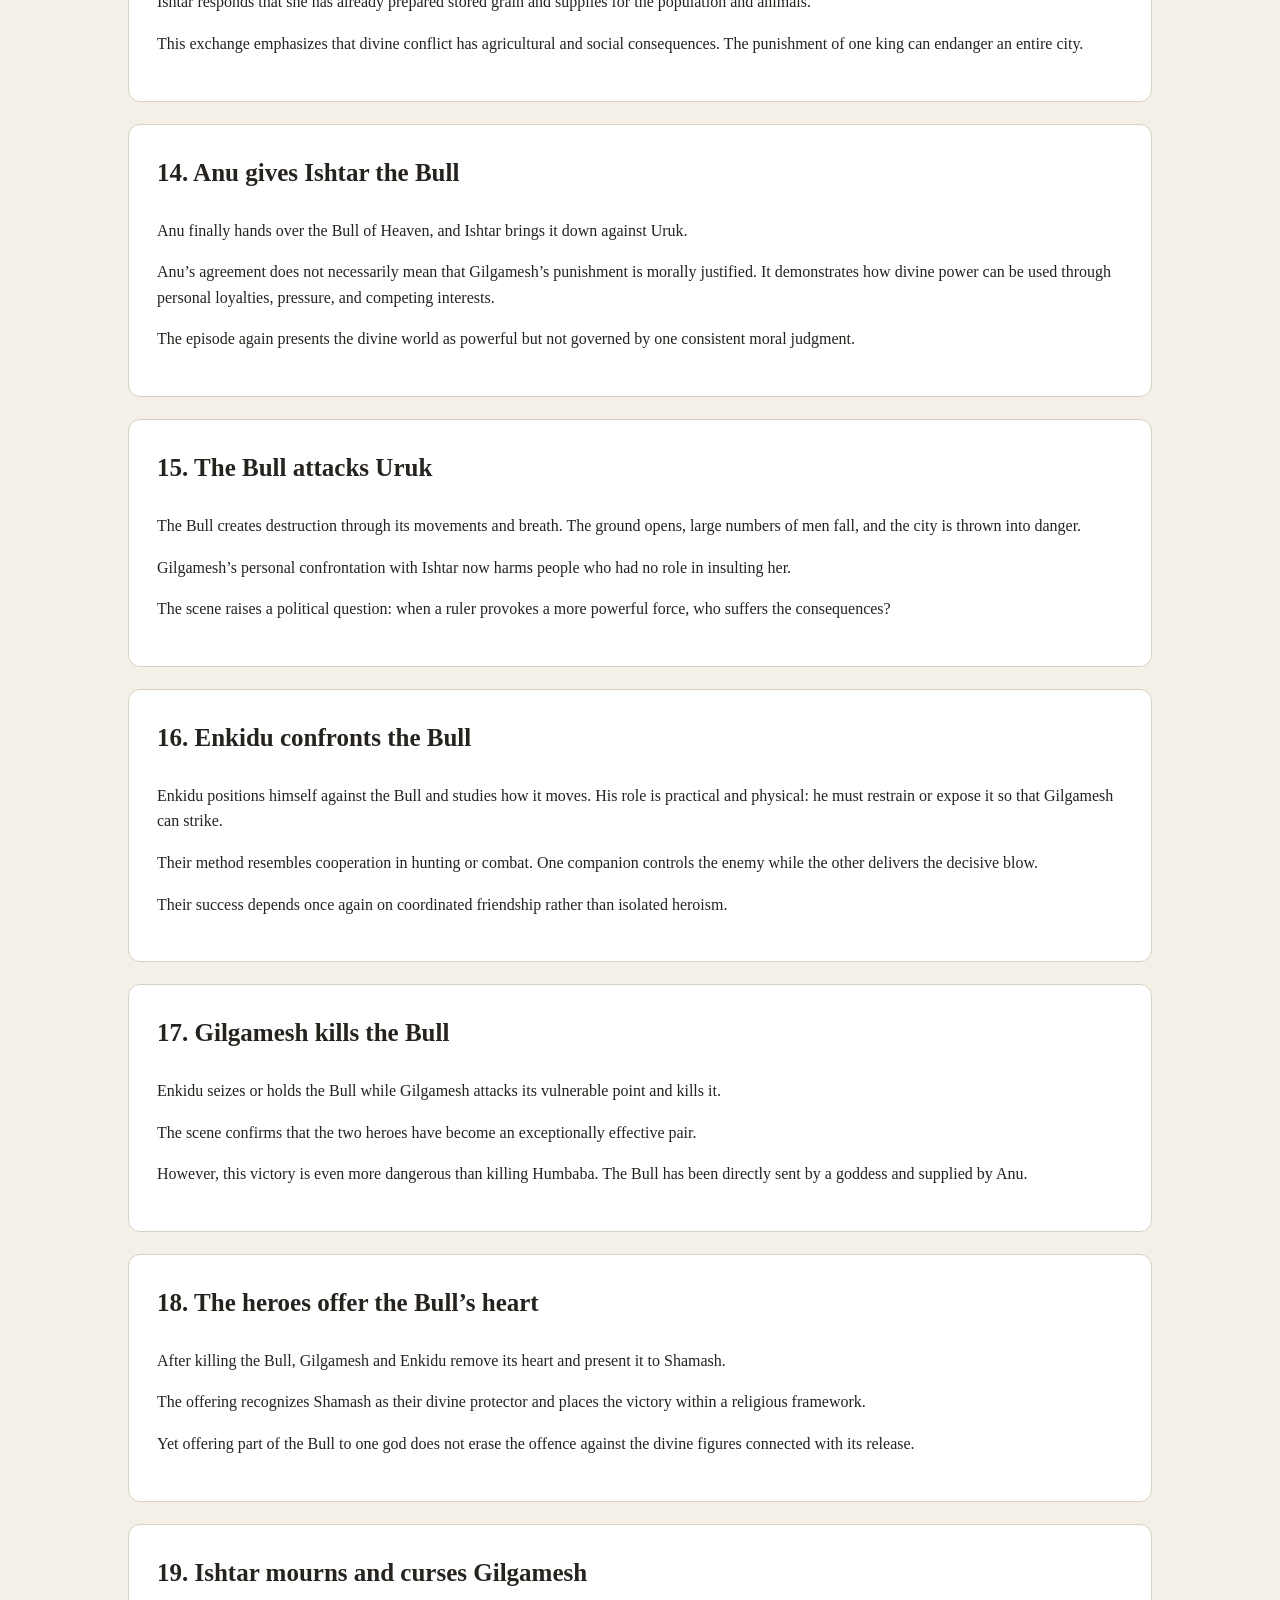
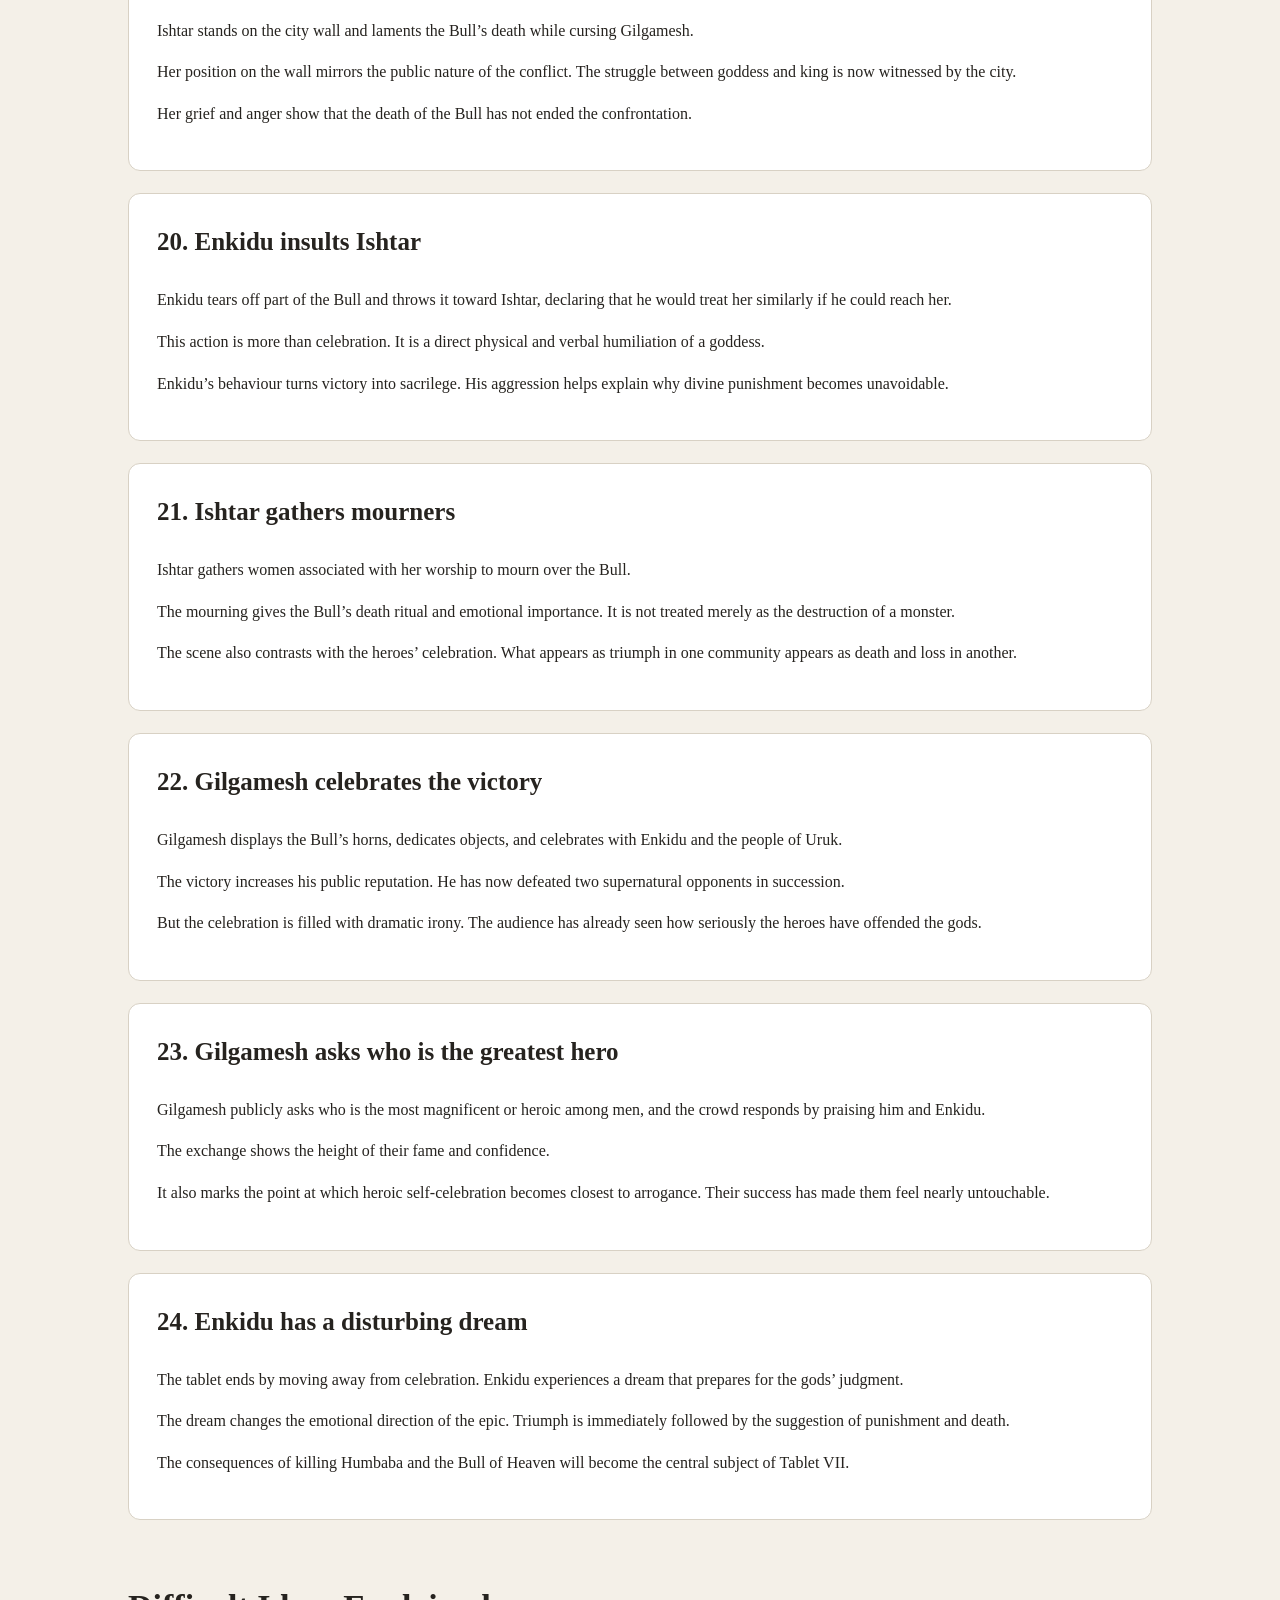
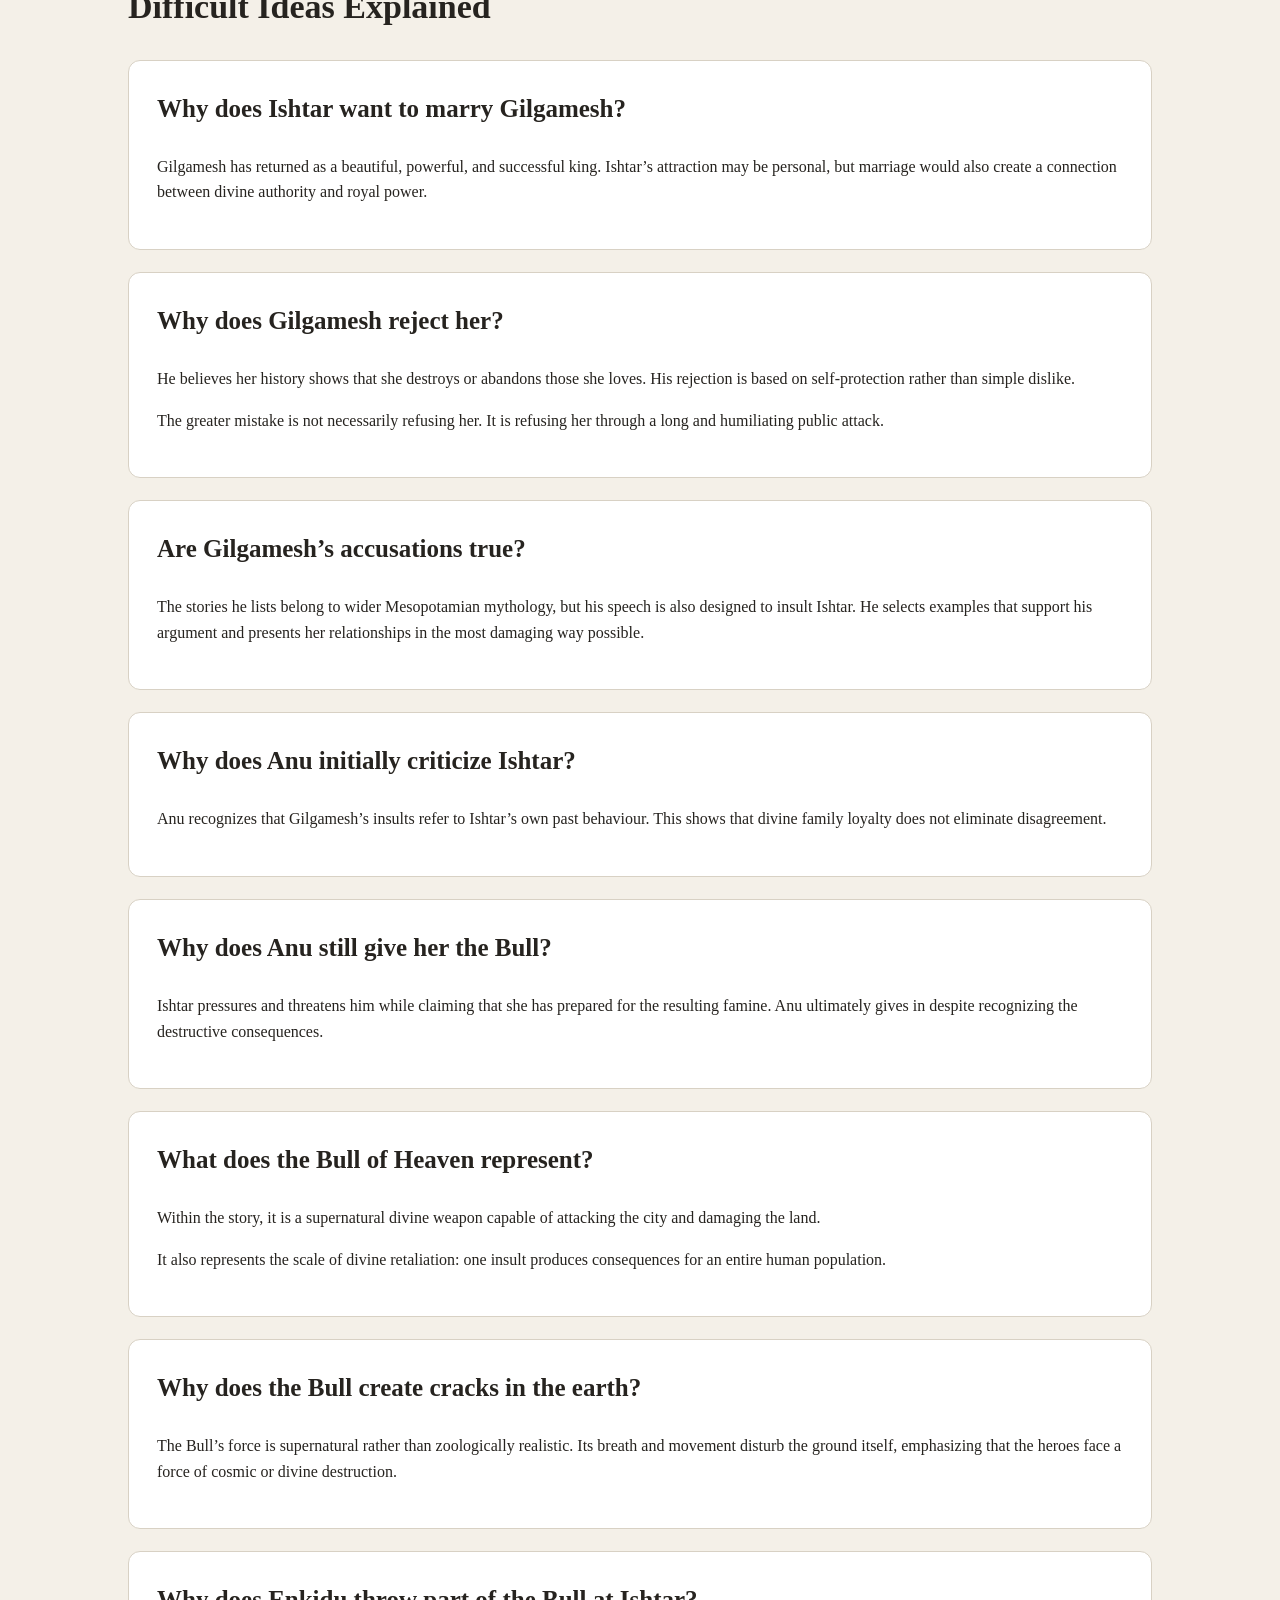
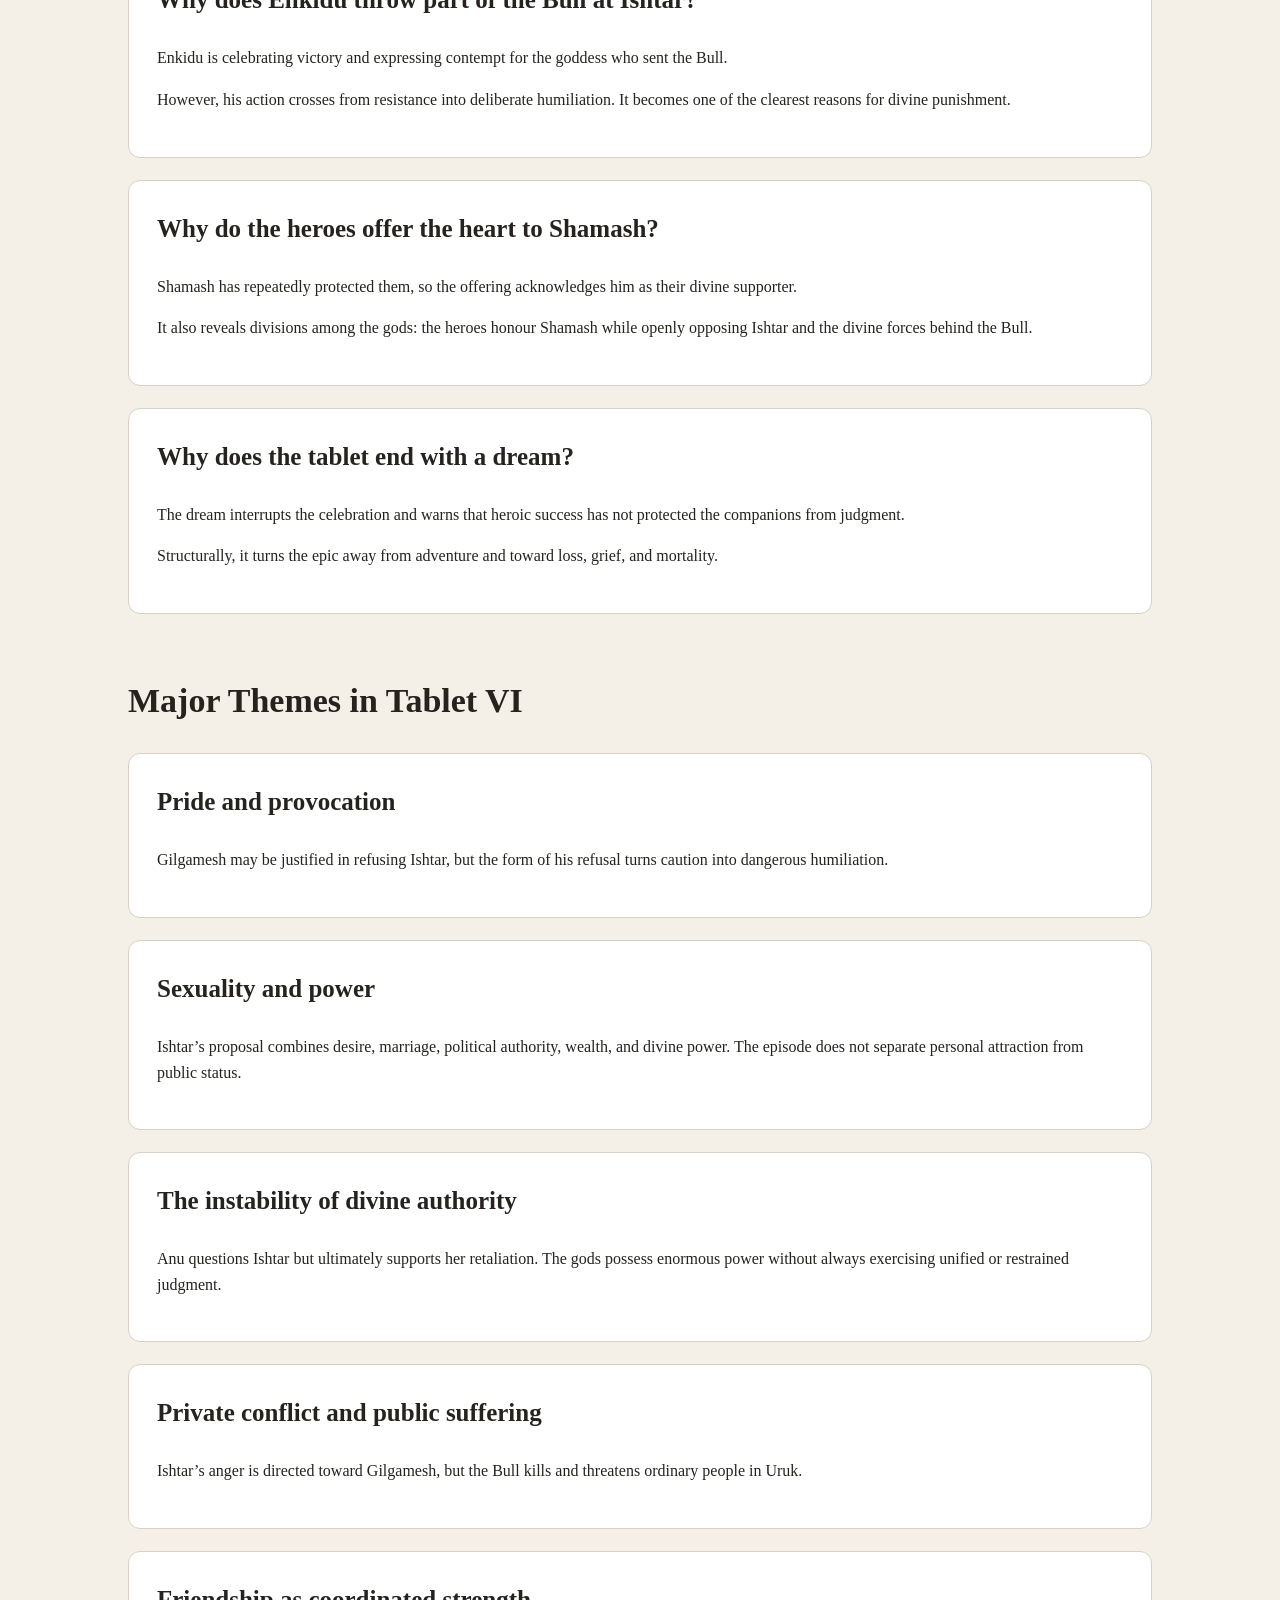
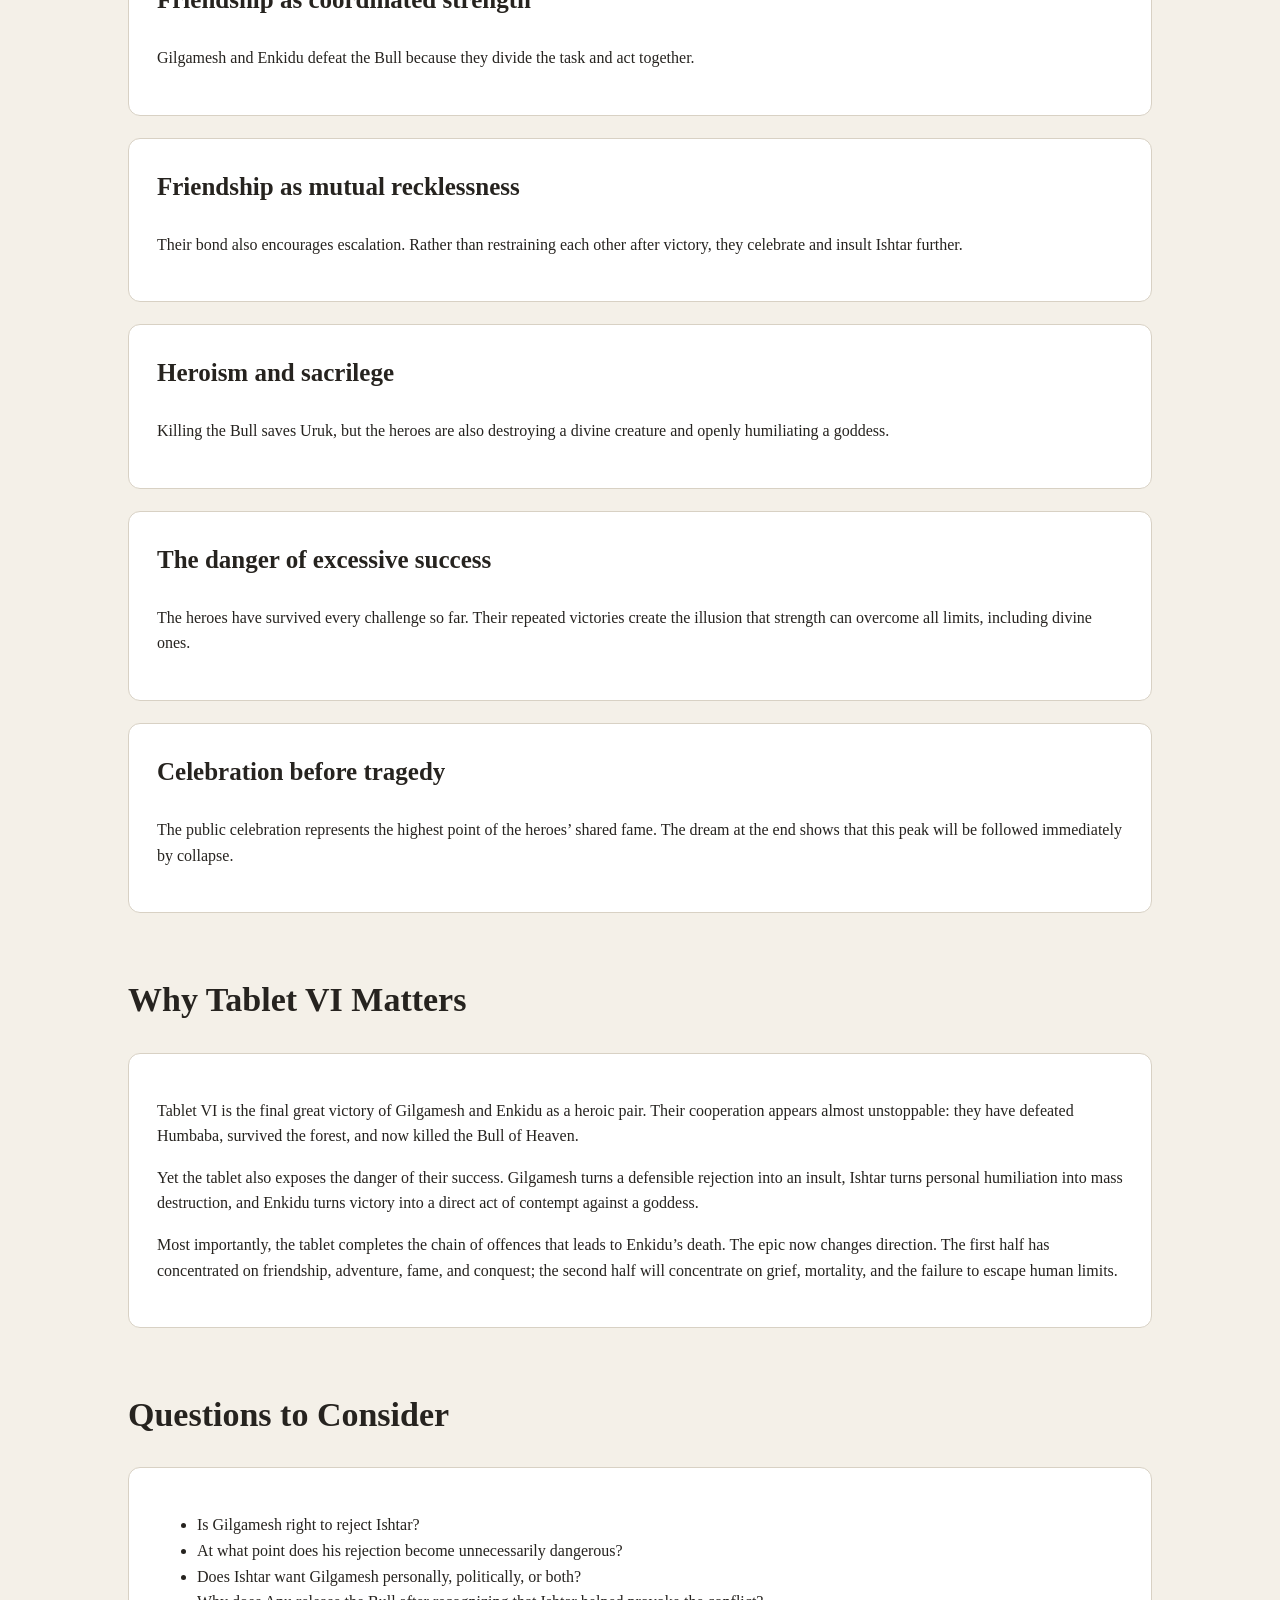
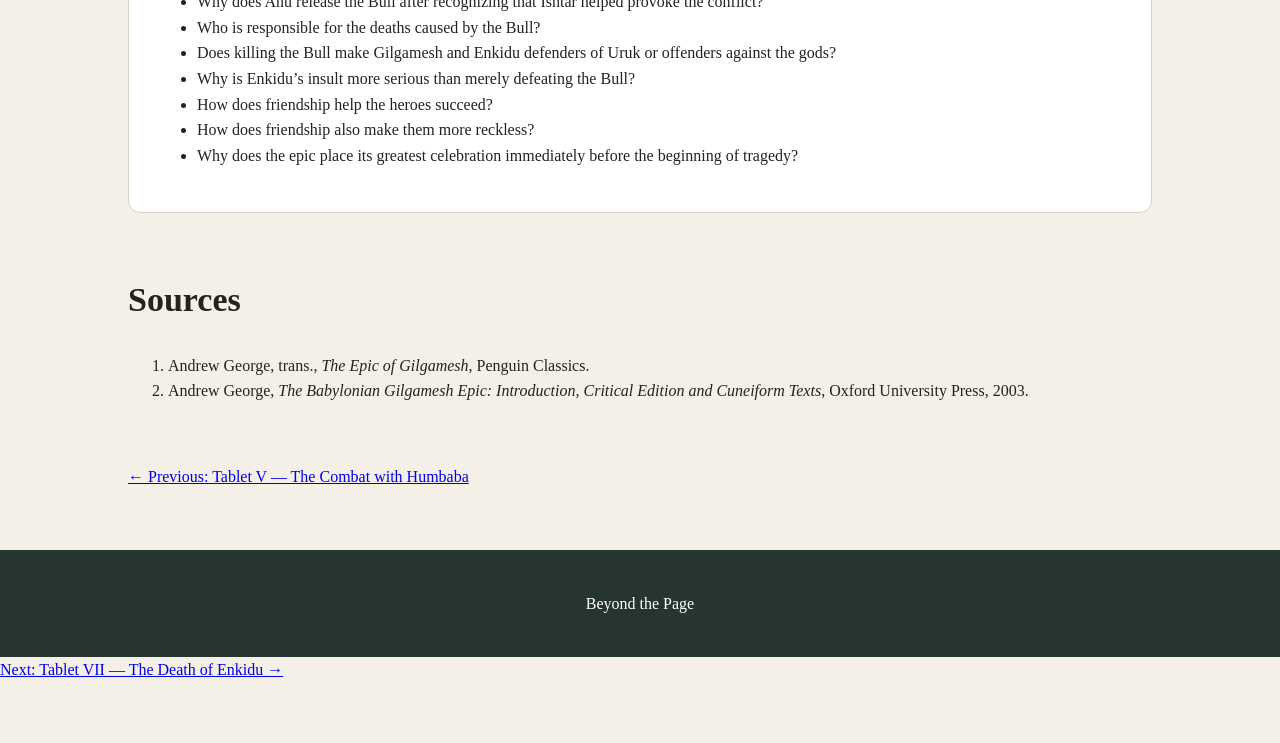
<file: gilgamesh-tablet-6.html>
<!DOCTYPE html>
<html lang="en">
<head>
  <meta charset="UTF-8">
  <meta name="viewport" content="width=device-width, initial-scale=1.0">

  <title>Tablet VI: Ishtar and the Bull of Heaven | The Epic of Gilgamesh</title>
  <link rel="stylesheet" href="style.css">
</head>

<body>
  <header>
    <h1>Tablet VI: Ishtar and the Bull of Heaven</h1>

    <p>
      Gilgamesh rejects Ishtar’s marriage proposal, provoking the release
      of the Bull of Heaven and bringing the heroes into more direct conflict
      with divine authority.
    </p>
  </header>

  <main>
    <section>
      <a href="gilgamesh-tablet-5.html">← Back to Tablet V</a>
      <br>
      <a href="gilgamesh.html">← Back to The Epic of Gilgamesh</a>
    </section>

    <section>
      <h2>Tablet VI at a Glance</h2>

      <article>
        <p>
          After defeating Humbaba and returning from the Forest of Cedar,
          Gilgamesh washes, changes his clothing, and displays his royal
          appearance. The goddess Ishtar sees him and proposes marriage,
          promising wealth, political power, fertility, and public honour.
        </p>

        <p>
          Gilgamesh refuses. Rather than declining carefully, he insults
          Ishtar and lists the destructive fates suffered by her former
          lovers. Ishtar responds by asking her father Anu for the Bull of
          Heaven so that she can punish Gilgamesh and attack Uruk.
        </p>

        <p>
          The Bull causes death and destruction in the city, but Gilgamesh
          and Enkidu work together to kill it. Their victory strengthens their
          heroic reputation, yet Enkidu then insults Ishtar directly by
          throwing part of the Bull toward her.
        </p>

        <p>
          Tablet VI therefore appears victorious on the surface, but it
          prepares the tragedy of the following tablets. Gilgamesh and Enkidu
          have now killed both Humbaba and the Bull of Heaven, challenged
          divine authority, and publicly humiliated a powerful goddess.
        </p>
      </article>
    </section>

    <section>
      <h2>Detailed Sequence of Events</h2>

      <article>
        <h3>1. Gilgamesh returns from the Cedar Forest</h3>

        <p>
          After killing Humbaba and cutting the cedars, Gilgamesh returns from
          the expedition with the fame-producing achievement he had desired.
        </p>

        <p>
          He is no longer simply the oppressive king introduced at the
          beginning of the epic. He now appears as a successful hero who has
          travelled beyond Uruk, defeated a terrifying guardian, and returned
          with valuable timber.
        </p>

        <p>
          However, the moral consequences of the expedition have not
          disappeared. Humbaba’s curse and the destruction of the sacred
          forest remain unresolved.
        </p>
      </article>

      <article>
        <h3>2. Gilgamesh washes and dresses himself</h3>

        <p>
          Gilgamesh cleans his weapons and body, arranges his hair, and puts on
          royal clothing. These actions restore him from the disorder of the
          wilderness to the appearance of a king within the city.
        </p>

        <p>
          The scene emphasizes his beauty and public status. His transformation
          in appearance is what attracts Ishtar’s attention.
        </p>

        <p>
          Clothing again marks movement between worlds. Enkidu previously
          received clothing when entering civilization; Gilgamesh now changes
          from warrior-traveller back into visible royal authority.
        </p>
      </article>

      <article>
        <h3>3. Ishtar sees Gilgamesh</h3>

        <p>
          Ishtar is attracted to Gilgamesh’s appearance and invites him to
          become her husband.
        </p>

        <p>
          Her proposal is not an ordinary private marriage request. Ishtar is
          a powerful goddess, so marriage to her would connect Gilgamesh’s
          kingship with divine power.
        </p>

        <p>
          The proposal also introduces a new type of danger. Gilgamesh has
          survived physical threats, but he must now respond to an offer from
          a deity whose power greatly exceeds his own.
        </p>
      </article>

      <article>
        <h3>4. Ishtar promises wealth and royal success</h3>

        <p>
          Ishtar offers Gilgamesh an impressive marriage settlement. She
          promises luxurious vehicles, precious materials, powerful rulers
          bowing before him, fertile animals, and prosperity.
        </p>

        <p>
          Her offer appeals directly to royal ambition. The promised gifts
          would increase Gilgamesh’s wealth, prestige, military power, and
          public glory.
        </p>

        <p>
          The proposal therefore tests whether Gilgamesh can be persuaded by
          the same desire for greatness that motivated the Cedar Forest
          expedition.
        </p>
      </article>

      <article>
        <h3>5. Gilgamesh questions what marriage to Ishtar would cost</h3>

        <p>
          Gilgamesh does not accept the proposal. He questions how he could
          provide for a goddess and what kind of relationship she would offer
          him in return.
        </p>

        <p>
          His response quickly becomes hostile. He compares Ishtar to objects
          that fail when they are needed, such as defective structures,
          unreliable equipment, or things that cause discomfort rather than
          protection.
        </p>

        <p>
          These comparisons accuse her of being unstable, dangerous, and
          incapable of loyalty.
        </p>
      </article>

      <article>
        <h3>6. Gilgamesh lists Ishtar’s former lovers</h3>

        <p>
          Gilgamesh strengthens his rejection by recounting what happened to
          several of Ishtar’s previous lovers.
        </p>

        <p>
          The list includes divine, human, and animal figures. Each relationship
          ends in suffering, transformation, captivity, violence, or loss.
        </p>

        <p>
          Gilgamesh’s argument is that Ishtar’s love is temporary and
          destructive. He believes that accepting her would eventually make
          him another victim.
        </p>
      </article>

      <article>
        <h3>7. The story of Dumuzi</h3>

        <p>
          Gilgamesh refers to Dumuzi, also known as Tammuz, a figure closely
          connected with Ishtar in Mesopotamian tradition.
        </p>

        <p>
          Dumuzi’s fate is associated with lamentation, loss, and the
          underworld. Gilgamesh uses him as evidence that even a privileged
          divine lover did not remain safe.
        </p>

        <p>
          The reference would have carried religious and mythological meaning
          for an ancient audience familiar with rituals of mourning for
          Dumuzi.
        </p>
      </article>

      <article>
        <h3>8. The transformed lovers</h3>

        <p>
          Gilgamesh continues by recalling lovers whom Ishtar transformed or
          punished after losing interest in them.
        </p>

        <p>
          Depending on the figure, the punishment involves becoming an animal,
          being trapped, being beaten, or becoming rejected by those who once
          depended on him.
        </p>

        <p>
          The list creates a pattern: Ishtar desires a figure, gains power over
          him, and then leaves him damaged.
        </p>
      </article>

      <article>
        <h3>9. Gilgamesh’s rejection becomes a public insult</h3>

        <p>
          Gilgamesh could have rejected Ishtar without attacking her character.
          Instead, he humiliates her by presenting her entire history as proof
          that she is untrustworthy.
        </p>

        <p>
          His answer may be intelligent in recognizing danger, but it is also
          politically reckless. He speaks to a powerful goddess as though she
          were an ordinary opponent he can defeat through insults.
        </p>

        <p>
          This is another example of Gilgamesh failing to distinguish courage
          from provocation.
        </p>
      </article>

      <article>
        <h3>10. Ishtar goes to Anu and Antu</h3>

        <p>
          Humiliated, Ishtar goes to the divine world and complains to her
          father Anu and her mother Antu.
        </p>

        <p>
          She presents Gilgamesh’s response as an intolerable insult against
          her dignity.
        </p>

        <p>
          The conflict therefore moves beyond Gilgamesh and Ishtar as
          individuals. It becomes a dispute involving the divine hierarchy
          and the punishment of a human king.
        </p>
      </article>

      <article>
        <h3>11. Anu questions Ishtar</h3>

        <p>
          Anu does not immediately agree to her demand. He points out that
          Gilgamesh’s insults were based on Ishtar’s own past actions.
        </p>

        <p>
          This response suggests that the gods do not automatically support
          one another. Anu can recognize that Ishtar helped create the
          situation.
        </p>

        <p>
          However, his criticism does not prevent him from eventually giving
          her the weapon she requests.
        </p>
      </article>

      <article>
        <h3>12. Ishtar demands the Bull of Heaven</h3>

        <p>
          Ishtar asks Anu to give her the Bull of Heaven so she can punish
          Gilgamesh and attack Uruk.
        </p>

        <p>
          She threatens severe consequences if he refuses. Her demand shows
          that the conflict has shifted from wounded pride to large-scale
          destructive retaliation.
        </p>

        <p>
          The Bull is not simply an animal. It is a supernatural force whose
          release threatens the whole human community.
        </p>
      </article>

      <article>
        <h3>13. Anu warns about famine</h3>

        <p>
          Anu warns that releasing the Bull will create years of scarcity and
          threaten the food supply.
        </p>

        <p>
          Ishtar responds that she has already prepared stored grain and
          supplies for the population and animals.
        </p>

        <p>
          This exchange emphasizes that divine conflict has agricultural and
          social consequences. The punishment of one king can endanger an
          entire city.
        </p>
      </article>

      <article>
        <h3>14. Anu gives Ishtar the Bull</h3>

        <p>
          Anu finally hands over the Bull of Heaven, and Ishtar brings it down
          against Uruk.
        </p>

        <p>
          Anu’s agreement does not necessarily mean that Gilgamesh’s punishment
          is morally justified. It demonstrates how divine power can be used
          through personal loyalties, pressure, and competing interests.
        </p>

        <p>
          The episode again presents the divine world as powerful but not
          governed by one consistent moral judgment.
        </p>
      </article>

      <article>
        <h3>15. The Bull attacks Uruk</h3>

        <p>
          The Bull creates destruction through its movements and breath.
          The ground opens, large numbers of men fall, and the city is thrown
          into danger.
        </p>

        <p>
          Gilgamesh’s personal confrontation with Ishtar now harms people who
          had no role in insulting her.
        </p>

        <p>
          The scene raises a political question: when a ruler provokes a more
          powerful force, who suffers the consequences?
        </p>
      </article>

      <article>
        <h3>16. Enkidu confronts the Bull</h3>

        <p>
          Enkidu positions himself against the Bull and studies how it moves.
          His role is practical and physical: he must restrain or expose it so
          that Gilgamesh can strike.
        </p>

        <p>
          Their method resembles cooperation in hunting or combat. One
          companion controls the enemy while the other delivers the decisive
          blow.
        </p>

        <p>
          Their success depends once again on coordinated friendship rather
          than isolated heroism.
        </p>
      </article>

      <article>
        <h3>17. Gilgamesh kills the Bull</h3>

        <p>
          Enkidu seizes or holds the Bull while Gilgamesh attacks its vulnerable
          point and kills it.
        </p>

        <p>
          The scene confirms that the two heroes have become an exceptionally
          effective pair.
        </p>

        <p>
          However, this victory is even more dangerous than killing Humbaba.
          The Bull has been directly sent by a goddess and supplied by Anu.
        </p>
      </article>

      <article>
        <h3>18. The heroes offer the Bull’s heart</h3>

        <p>
          After killing the Bull, Gilgamesh and Enkidu remove its heart and
          present it to Shamash.
        </p>

        <p>
          The offering recognizes Shamash as their divine protector and places
          the victory within a religious framework.
        </p>

        <p>
          Yet offering part of the Bull to one god does not erase the offence
          against the divine figures connected with its release.
        </p>
      </article>

      <article>
        <h3>19. Ishtar mourns and curses Gilgamesh</h3>

        <p>
          Ishtar stands on the city wall and laments the Bull’s death while
          cursing Gilgamesh.
        </p>

        <p>
          Her position on the wall mirrors the public nature of the conflict.
          The struggle between goddess and king is now witnessed by the city.
        </p>

        <p>
          Her grief and anger show that the death of the Bull has not ended
          the confrontation.
        </p>
      </article>

      <article>
        <h3>20. Enkidu insults Ishtar</h3>

        <p>
          Enkidu tears off part of the Bull and throws it toward Ishtar,
          declaring that he would treat her similarly if he could reach her.
        </p>

        <p>
          This action is more than celebration. It is a direct physical and
          verbal humiliation of a goddess.
        </p>

        <p>
          Enkidu’s behaviour turns victory into sacrilege. His aggression
          helps explain why divine punishment becomes unavoidable.
        </p>
      </article>

      <article>
        <h3>21. Ishtar gathers mourners</h3>

        <p>
          Ishtar gathers women associated with her worship to mourn over the
          Bull.
        </p>

        <p>
          The mourning gives the Bull’s death ritual and emotional importance.
          It is not treated merely as the destruction of a monster.
        </p>

        <p>
          The scene also contrasts with the heroes’ celebration. What appears
          as triumph in one community appears as death and loss in another.
        </p>
      </article>

      <article>
        <h3>22. Gilgamesh celebrates the victory</h3>

        <p>
          Gilgamesh displays the Bull’s horns, dedicates objects, and celebrates
          with Enkidu and the people of Uruk.
        </p>

        <p>
          The victory increases his public reputation. He has now defeated two
          supernatural opponents in succession.
        </p>

        <p>
          But the celebration is filled with dramatic irony. The audience has
          already seen how seriously the heroes have offended the gods.
        </p>
      </article>

      <article>
        <h3>23. Gilgamesh asks who is the greatest hero</h3>

        <p>
          Gilgamesh publicly asks who is the most magnificent or heroic among
          men, and the crowd responds by praising him and Enkidu.
        </p>

        <p>
          The exchange shows the height of their fame and confidence.
        </p>

        <p>
          It also marks the point at which heroic self-celebration becomes
          closest to arrogance. Their success has made them feel nearly
          untouchable.
        </p>
      </article>

      <article>
        <h3>24. Enkidu has a disturbing dream</h3>

        <p>
          The tablet ends by moving away from celebration. Enkidu experiences
          a dream that prepares for the gods’ judgment.
        </p>

        <p>
          The dream changes the emotional direction of the epic. Triumph is
          immediately followed by the suggestion of punishment and death.
        </p>

        <p>
          The consequences of killing Humbaba and the Bull of Heaven will
          become the central subject of Tablet VII.
        </p>
      </article>
    </section>

    <section>
      <h2>Difficult Ideas Explained</h2>

      <article>
        <h3>Why does Ishtar want to marry Gilgamesh?</h3>

        <p>
          Gilgamesh has returned as a beautiful, powerful, and successful king.
          Ishtar’s attraction may be personal, but marriage would also create
          a connection between divine authority and royal power.
        </p>
      </article>

      <article>
        <h3>Why does Gilgamesh reject her?</h3>

        <p>
          He believes her history shows that she destroys or abandons those
          she loves. His rejection is based on self-protection rather than
          simple dislike.
        </p>

        <p>
          The greater mistake is not necessarily refusing her. It is refusing
          her through a long and humiliating public attack.
        </p>
      </article>

      <article>
        <h3>Are Gilgamesh’s accusations true?</h3>

        <p>
          The stories he lists belong to wider Mesopotamian mythology, but his
          speech is also designed to insult Ishtar. He selects examples that
          support his argument and presents her relationships in the most
          damaging way possible.
        </p>
      </article>

      <article>
        <h3>Why does Anu initially criticize Ishtar?</h3>

        <p>
          Anu recognizes that Gilgamesh’s insults refer to Ishtar’s own past
          behaviour. This shows that divine family loyalty does not eliminate
          disagreement.
        </p>
      </article>

      <article>
        <h3>Why does Anu still give her the Bull?</h3>

        <p>
          Ishtar pressures and threatens him while claiming that she has
          prepared for the resulting famine. Anu ultimately gives in despite
          recognizing the destructive consequences.
        </p>
      </article>

      <article>
        <h3>What does the Bull of Heaven represent?</h3>

        <p>
          Within the story, it is a supernatural divine weapon capable of
          attacking the city and damaging the land.
        </p>

        <p>
          It also represents the scale of divine retaliation: one insult
          produces consequences for an entire human population.
        </p>
      </article>

      <article>
        <h3>Why does the Bull create cracks in the earth?</h3>

        <p>
          The Bull’s force is supernatural rather than zoologically realistic.
          Its breath and movement disturb the ground itself, emphasizing that
          the heroes face a force of cosmic or divine destruction.
        </p>
      </article>

      <article>
        <h3>Why does Enkidu throw part of the Bull at Ishtar?</h3>

        <p>
          Enkidu is celebrating victory and expressing contempt for the
          goddess who sent the Bull.
        </p>

        <p>
          However, his action crosses from resistance into deliberate
          humiliation. It becomes one of the clearest reasons for divine
          punishment.
        </p>
      </article>

      <article>
        <h3>Why do the heroes offer the heart to Shamash?</h3>

        <p>
          Shamash has repeatedly protected them, so the offering acknowledges
          him as their divine supporter.
        </p>

        <p>
          It also reveals divisions among the gods: the heroes honour Shamash
          while openly opposing Ishtar and the divine forces behind the Bull.
        </p>
      </article>

      <article>
        <h3>Why does the tablet end with a dream?</h3>

        <p>
          The dream interrupts the celebration and warns that heroic success
          has not protected the companions from judgment.
        </p>

        <p>
          Structurally, it turns the epic away from adventure and toward loss,
          grief, and mortality.
        </p>
      </article>
    </section>

    <section>
      <h2>Major Themes in Tablet VI</h2>

      <article>
        <h3>Pride and provocation</h3>

        <p>
          Gilgamesh may be justified in refusing Ishtar, but the form of his
          refusal turns caution into dangerous humiliation.
        </p>
      </article>

      <article>
        <h3>Sexuality and power</h3>

        <p>
          Ishtar’s proposal combines desire, marriage, political authority,
          wealth, and divine power. The episode does not separate personal
          attraction from public status.
        </p>
      </article>

      <article>
        <h3>The instability of divine authority</h3>

        <p>
          Anu questions Ishtar but ultimately supports her retaliation.
          The gods possess enormous power without always exercising unified
          or restrained judgment.
        </p>
      </article>

      <article>
        <h3>Private conflict and public suffering</h3>

        <p>
          Ishtar’s anger is directed toward Gilgamesh, but the Bull kills and
          threatens ordinary people in Uruk.
        </p>
      </article>

      <article>
        <h3>Friendship as coordinated strength</h3>

        <p>
          Gilgamesh and Enkidu defeat the Bull because they divide the task and
          act together.
        </p>
      </article>

      <article>
        <h3>Friendship as mutual recklessness</h3>

        <p>
          Their bond also encourages escalation. Rather than restraining each
          other after victory, they celebrate and insult Ishtar further.
        </p>
      </article>

      <article>
        <h3>Heroism and sacrilege</h3>

        <p>
          Killing the Bull saves Uruk, but the heroes are also destroying a
          divine creature and openly humiliating a goddess.
        </p>
      </article>

      <article>
        <h3>The danger of excessive success</h3>

        <p>
          The heroes have survived every challenge so far. Their repeated
          victories create the illusion that strength can overcome all limits,
          including divine ones.
        </p>
      </article>

      <article>
        <h3>Celebration before tragedy</h3>

        <p>
          The public celebration represents the highest point of the heroes’
          shared fame. The dream at the end shows that this peak will be
          followed immediately by collapse.
        </p>
      </article>
    </section>

    <section>
      <h2>Why Tablet VI Matters</h2>

      <article>
        <p>
          Tablet VI is the final great victory of Gilgamesh and Enkidu as a
          heroic pair. Their cooperation appears almost unstoppable: they have
          defeated Humbaba, survived the forest, and now killed the Bull of
          Heaven.
        </p>

        <p>
          Yet the tablet also exposes the danger of their success. Gilgamesh
          turns a defensible rejection into an insult, Ishtar turns personal
          humiliation into mass destruction, and Enkidu turns victory into a
          direct act of contempt against a goddess.
        </p>

        <p>
          Most importantly, the tablet completes the chain of offences that
          leads to Enkidu’s death. The epic now changes direction. The first
          half has concentrated on friendship, adventure, fame, and conquest;
          the second half will concentrate on grief, mortality, and the failure
          to escape human limits.
        </p>
      </article>
    </section>

    <section>
      <h2>Questions to Consider</h2>

      <article>
        <ul>
          <li>
            Is Gilgamesh right to reject Ishtar?
          </li>

          <li>
            At what point does his rejection become unnecessarily dangerous?
          </li>

          <li>
            Does Ishtar want Gilgamesh personally, politically, or both?
          </li>

          <li>
            Why does Anu release the Bull after recognizing that Ishtar helped
            provoke the conflict?
          </li>

          <li>
            Who is responsible for the deaths caused by the Bull?
          </li>

          <li>
            Does killing the Bull make Gilgamesh and Enkidu defenders of Uruk
            or offenders against the gods?
          </li>

          <li>
            Why is Enkidu’s insult more serious than merely defeating the Bull?
          </li>

          <li>
            How does friendship help the heroes succeed?
          </li>

          <li>
            How does friendship also make them more reckless?
          </li>

          <li>
            Why does the epic place its greatest celebration immediately
            before the beginning of tragedy?
          </li>
        </ul>
      </article>
    </section>

    <section>
      <h2>Sources</h2>

      <ol>
        <li>
          Andrew George, trans.,
          <em>The Epic of Gilgamesh</em>,
          Penguin Classics.
        </li>

        <li>
          Andrew George,
          <em>The Babylonian Gilgamesh Epic: Introduction, Critical Edition
          and Cuneiform Texts</em>,
          Oxford University Press, 2003.
        </li>
      </ol>
    </section>

    <section>
      <a href="gilgamesh-tablet-5.html">
        ← Previous: Tablet V — The Combat with Humbaba
      </a>
    </section>
  </main>

  <footer>
    <p>Beyond the Page</p>
  </footer>
</body>
</html>
<section>
  <a href="gilgamesh-tablet-7.html">
    Next: Tablet VII — The Death of Enkidu →
  </a>
</section>
</file>
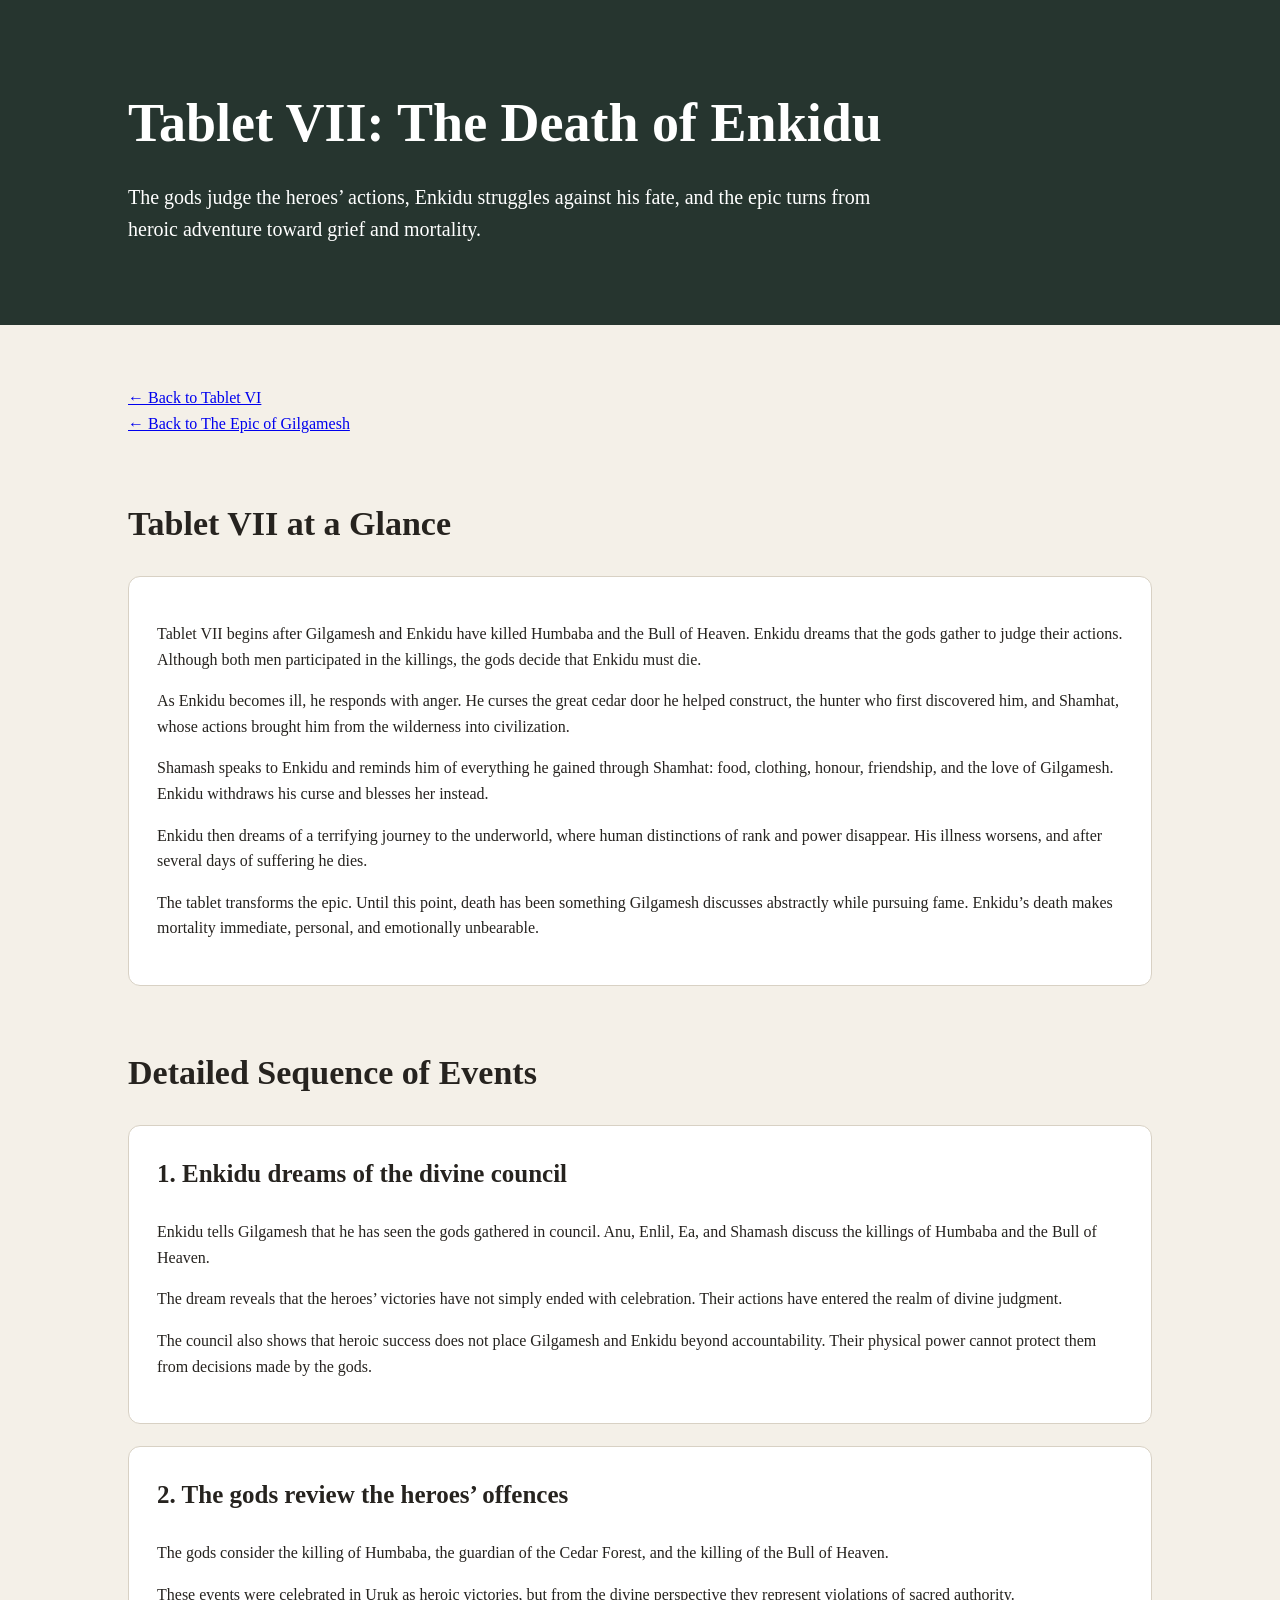
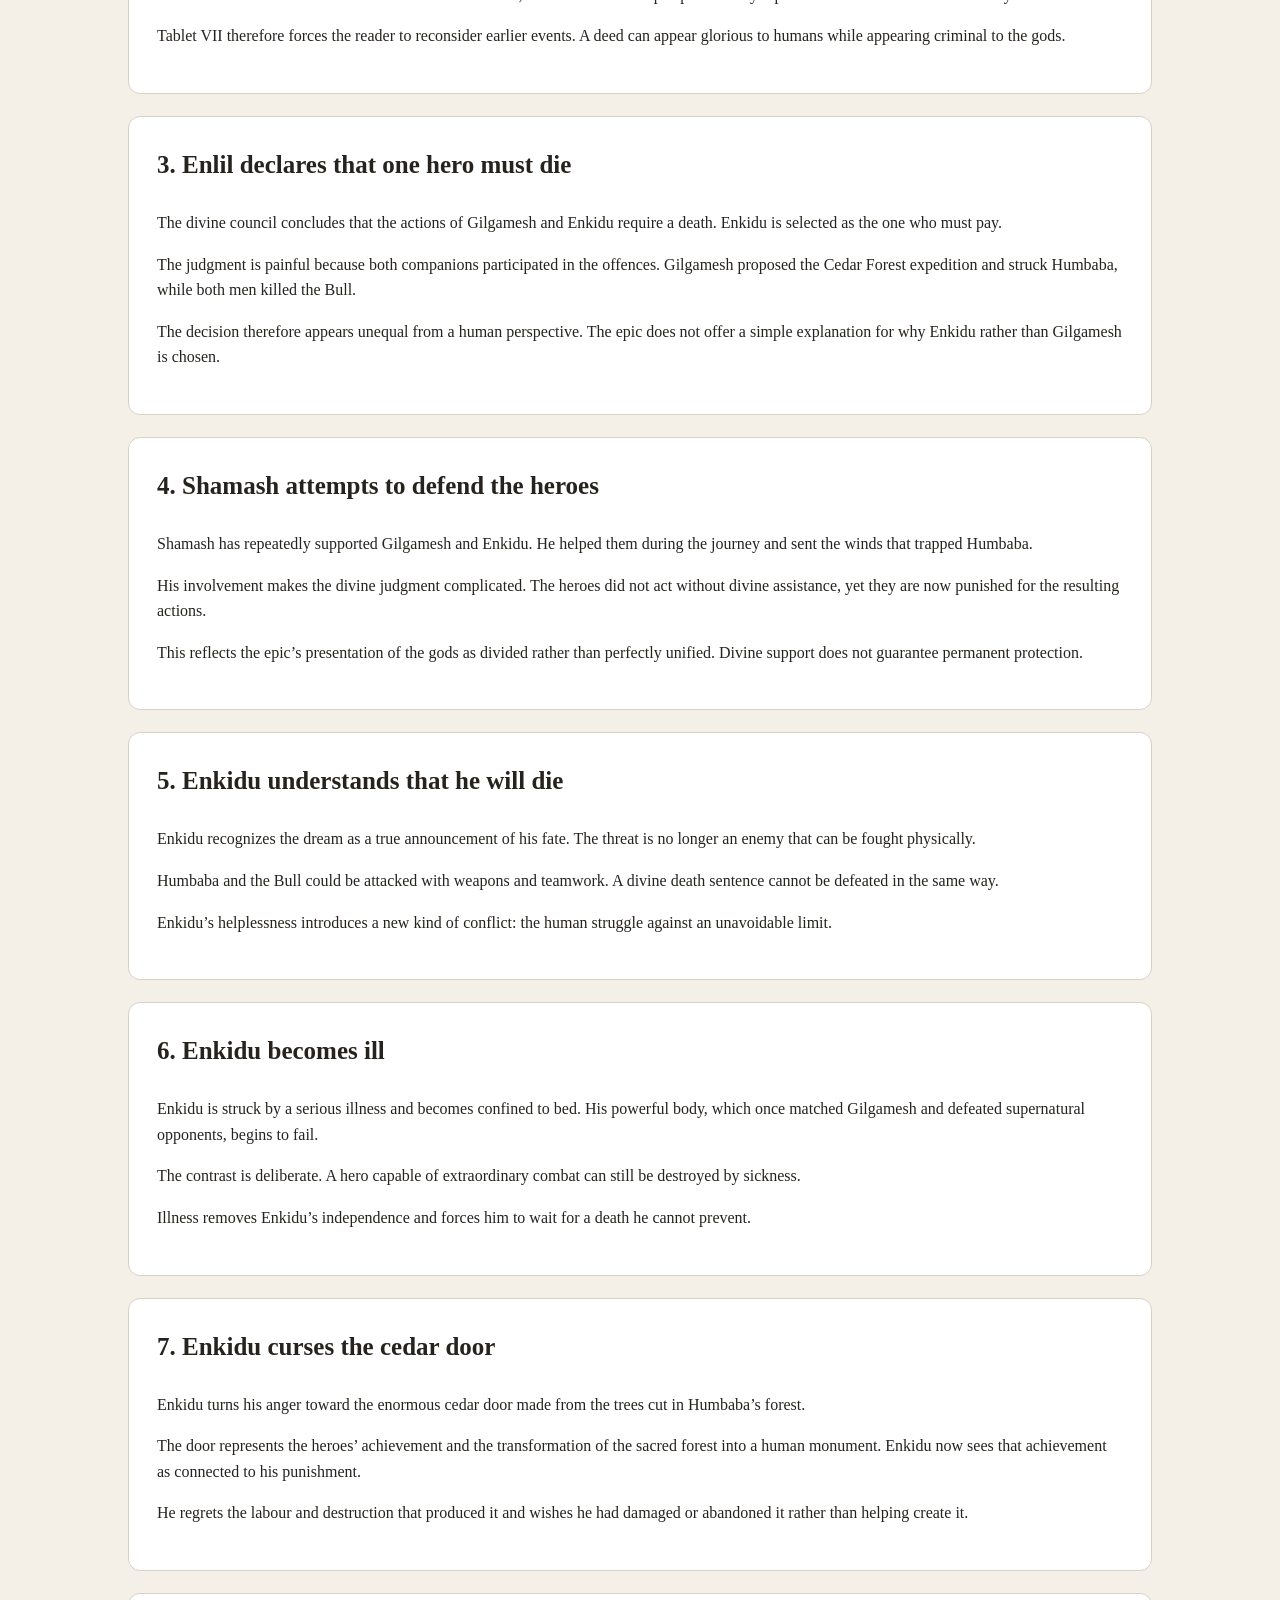
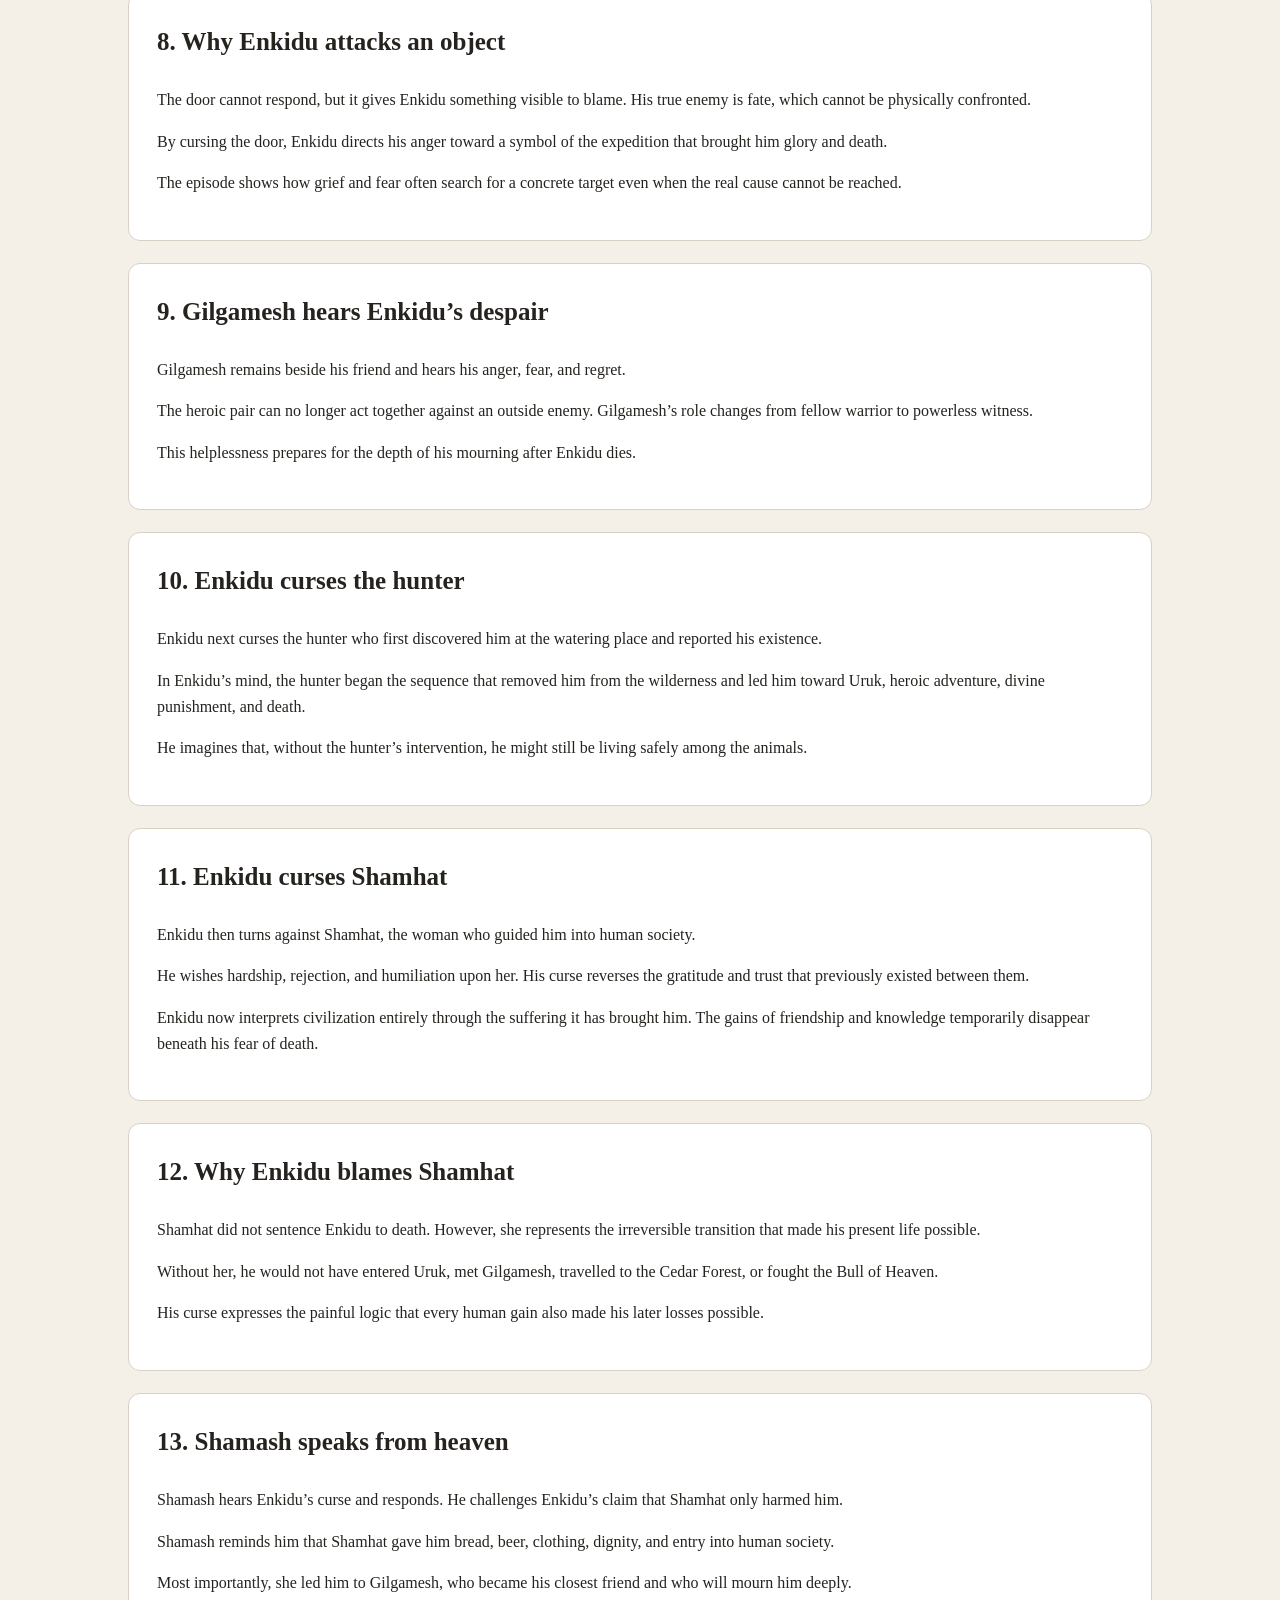
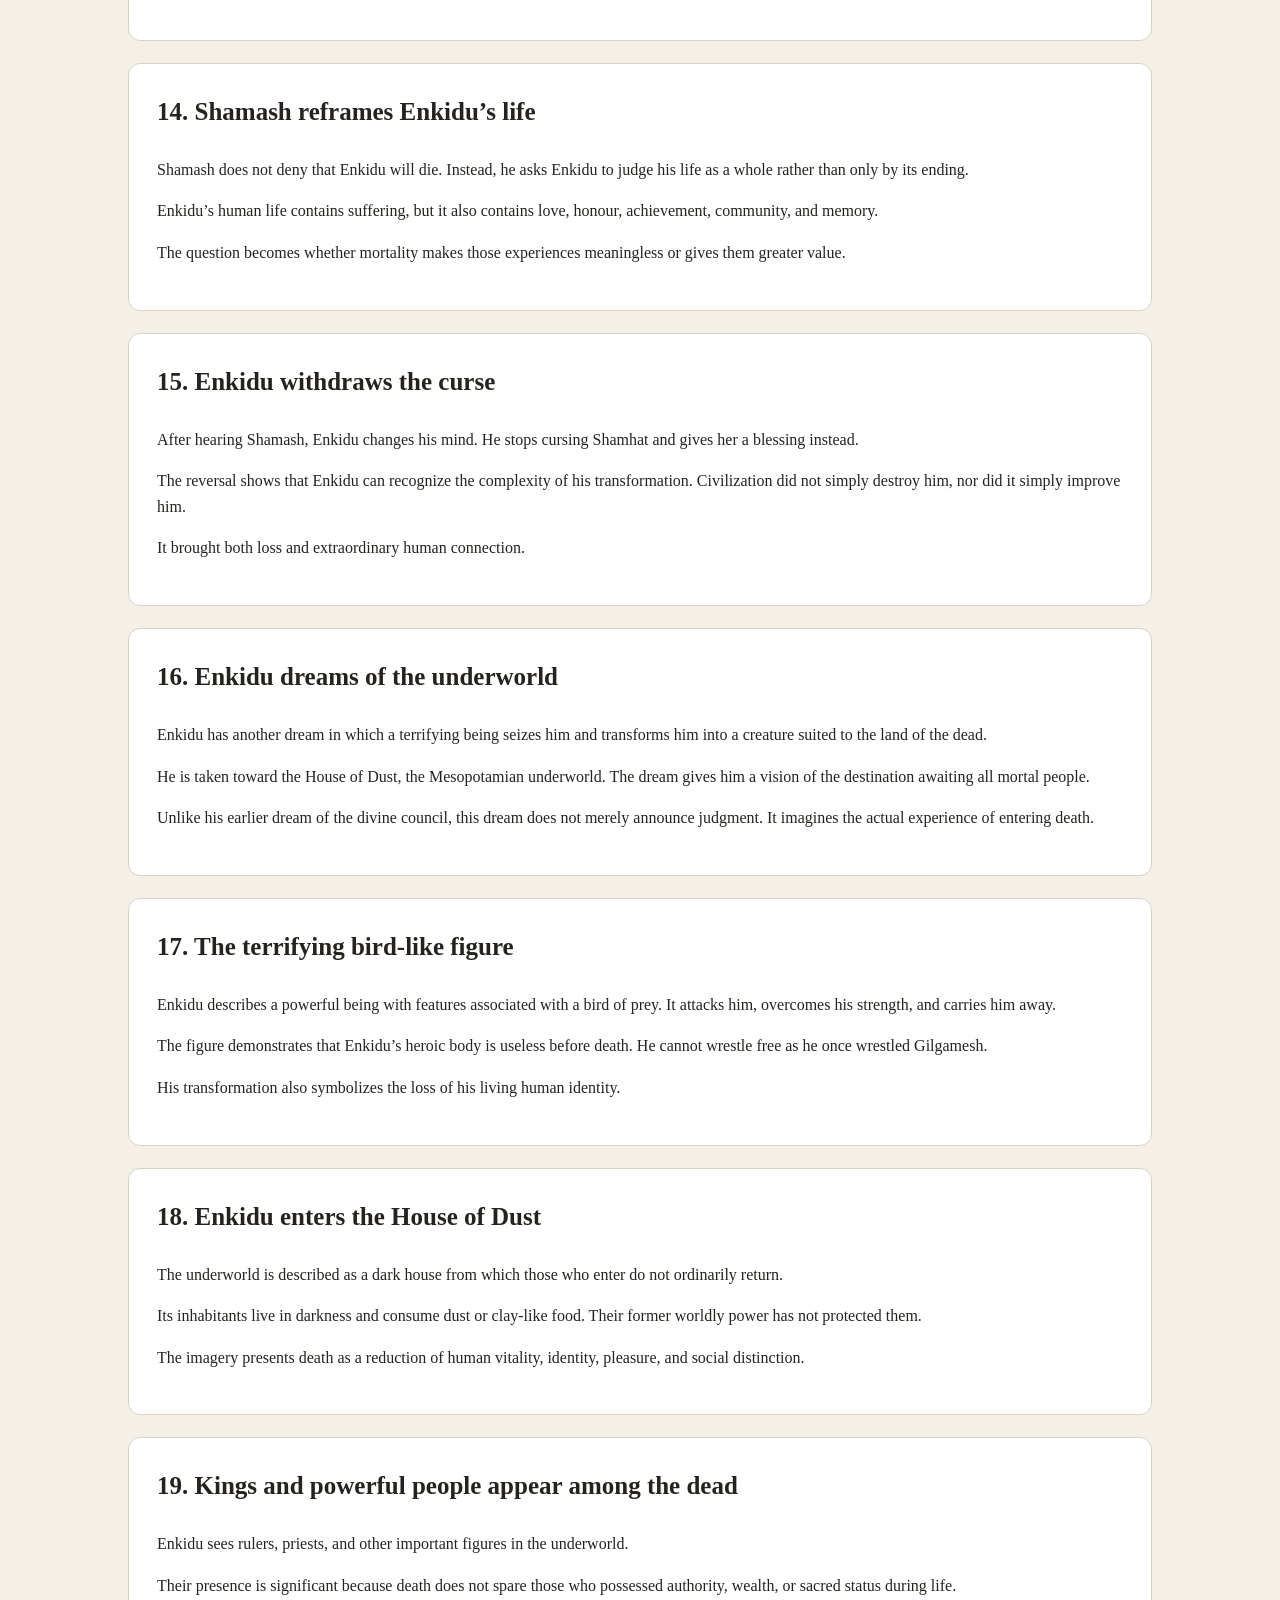
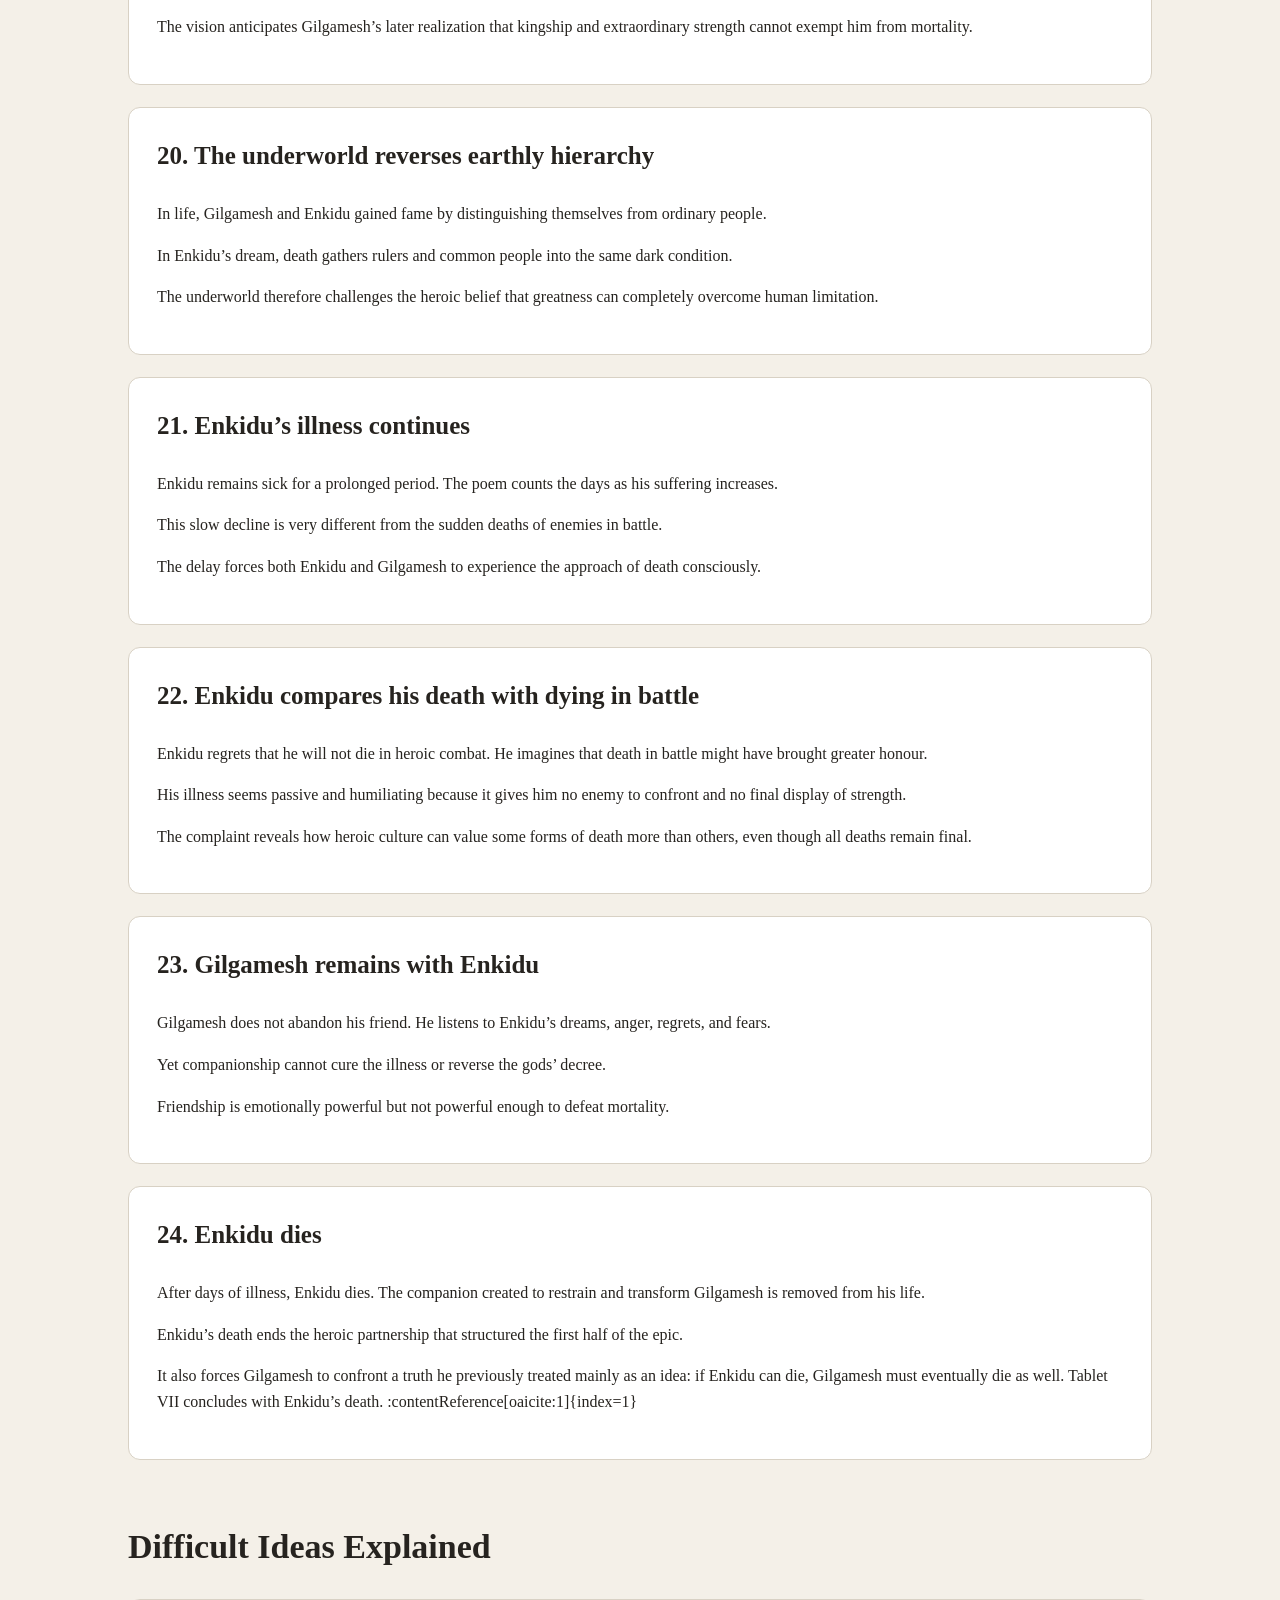
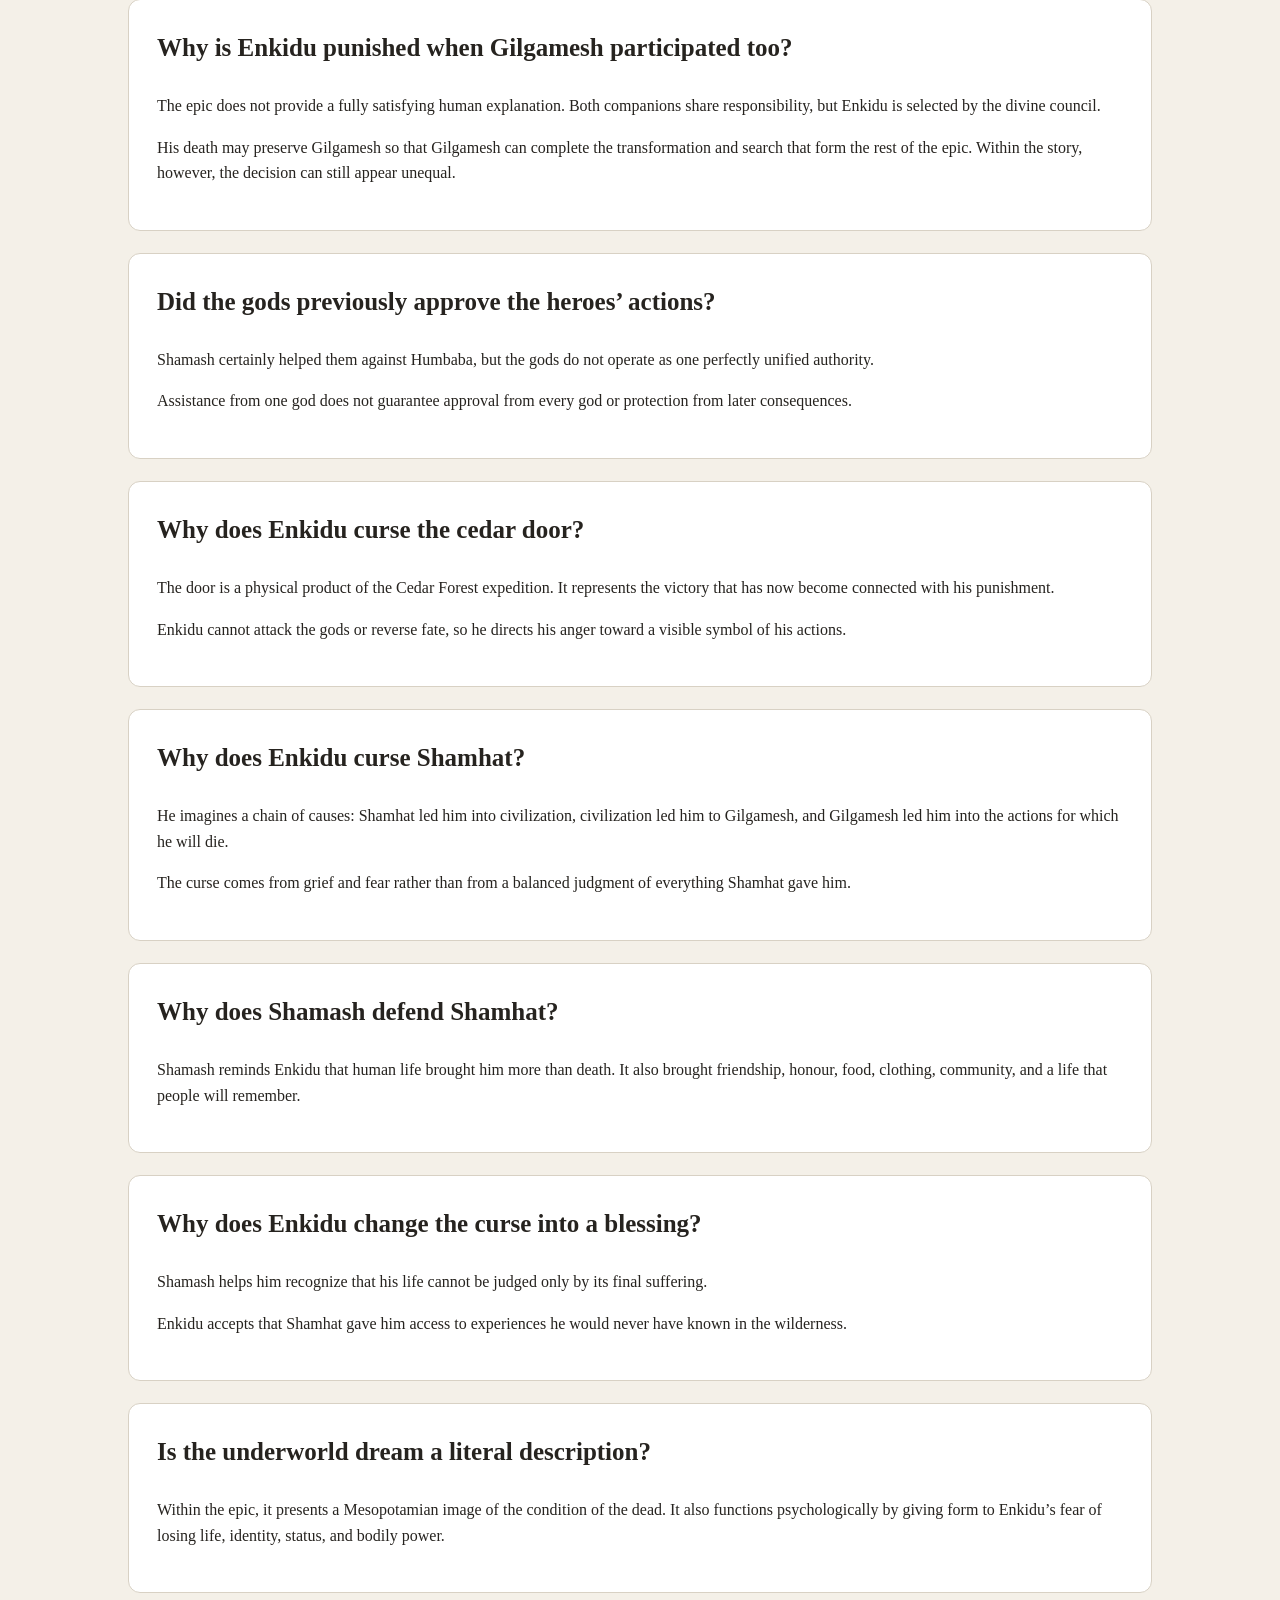
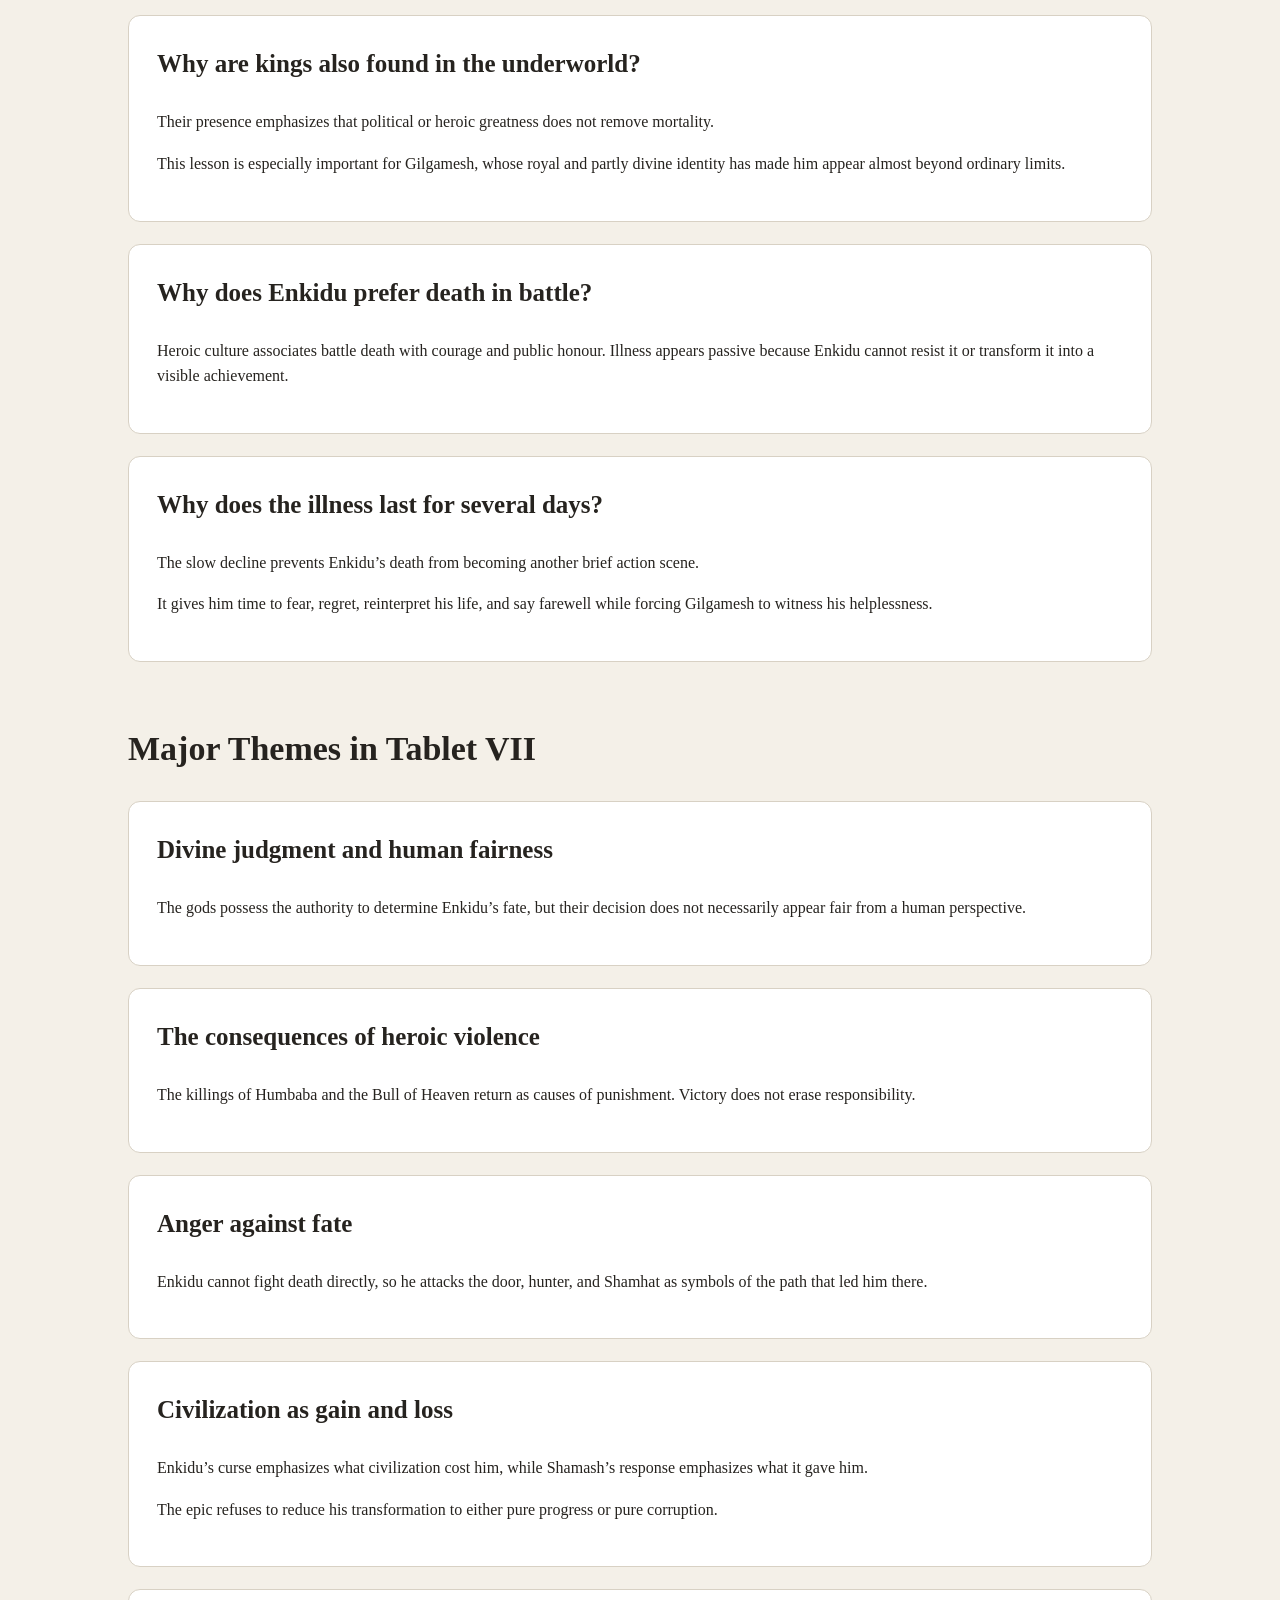
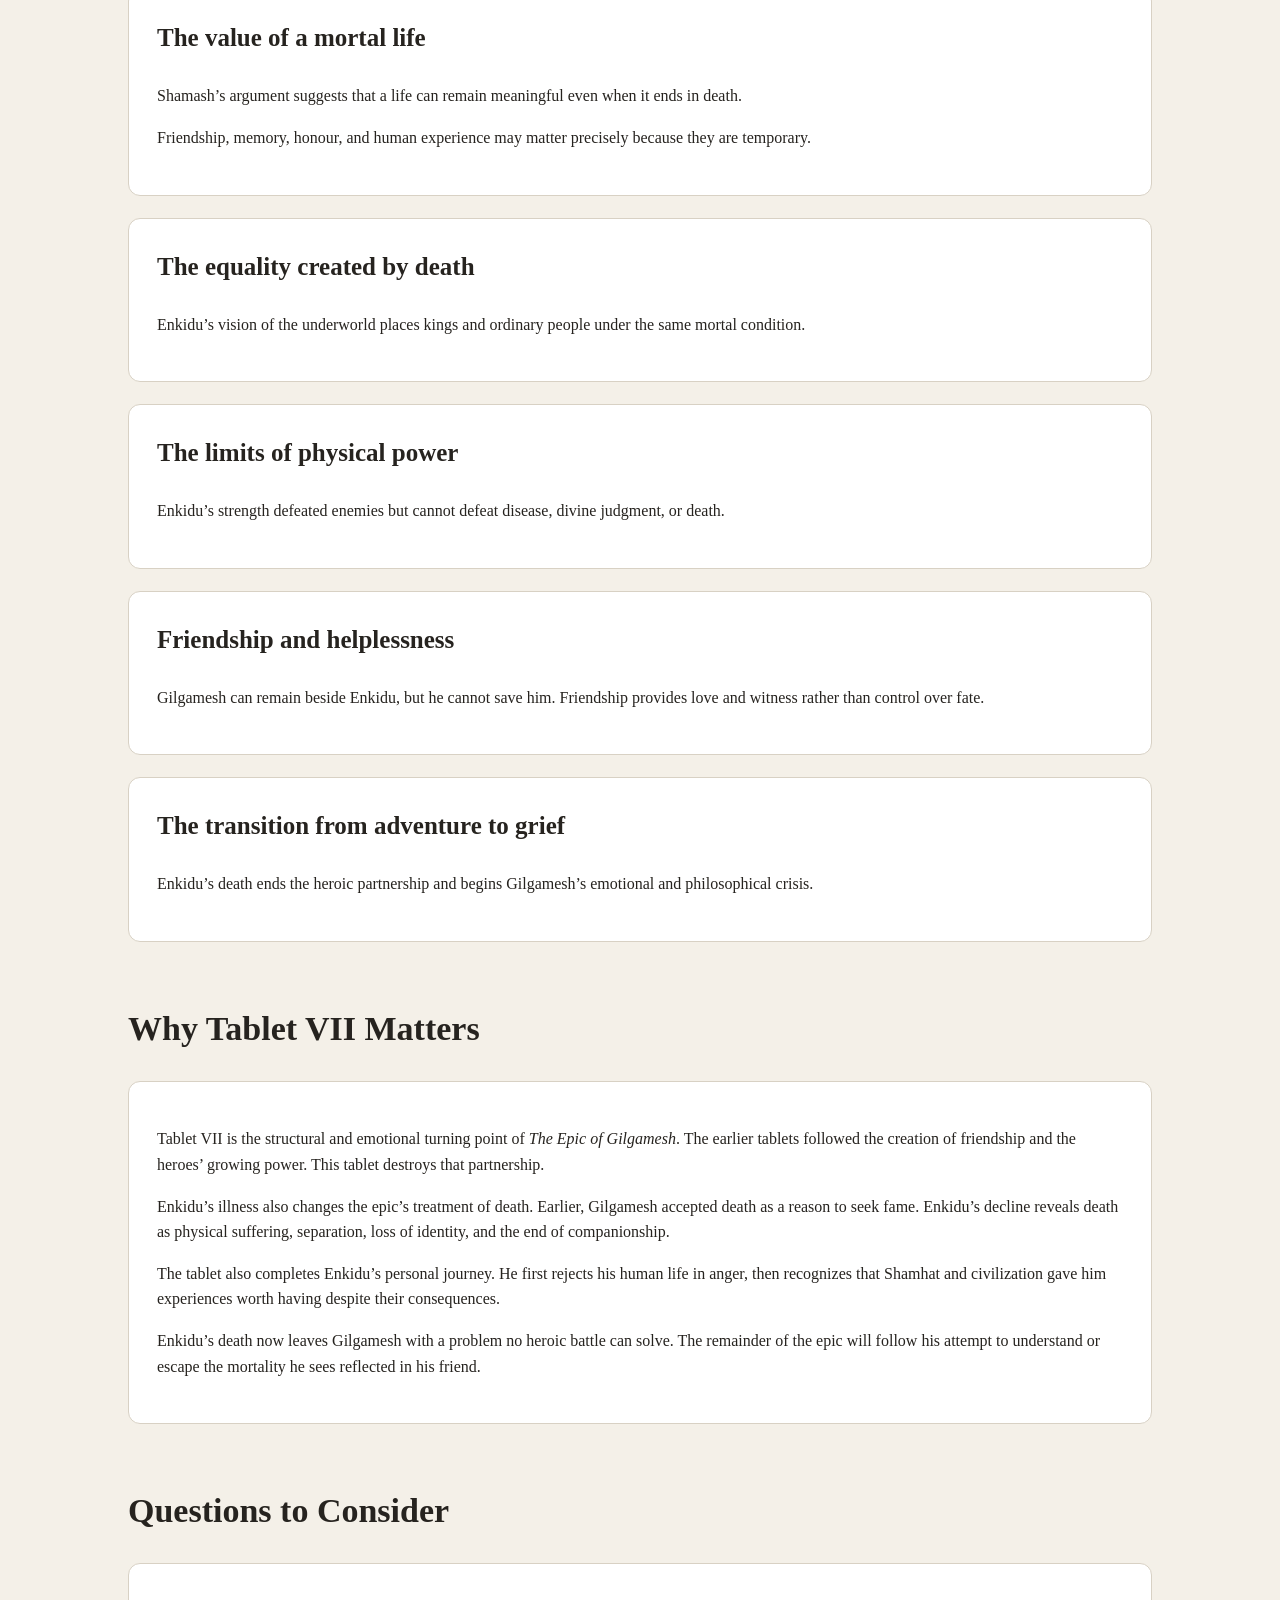
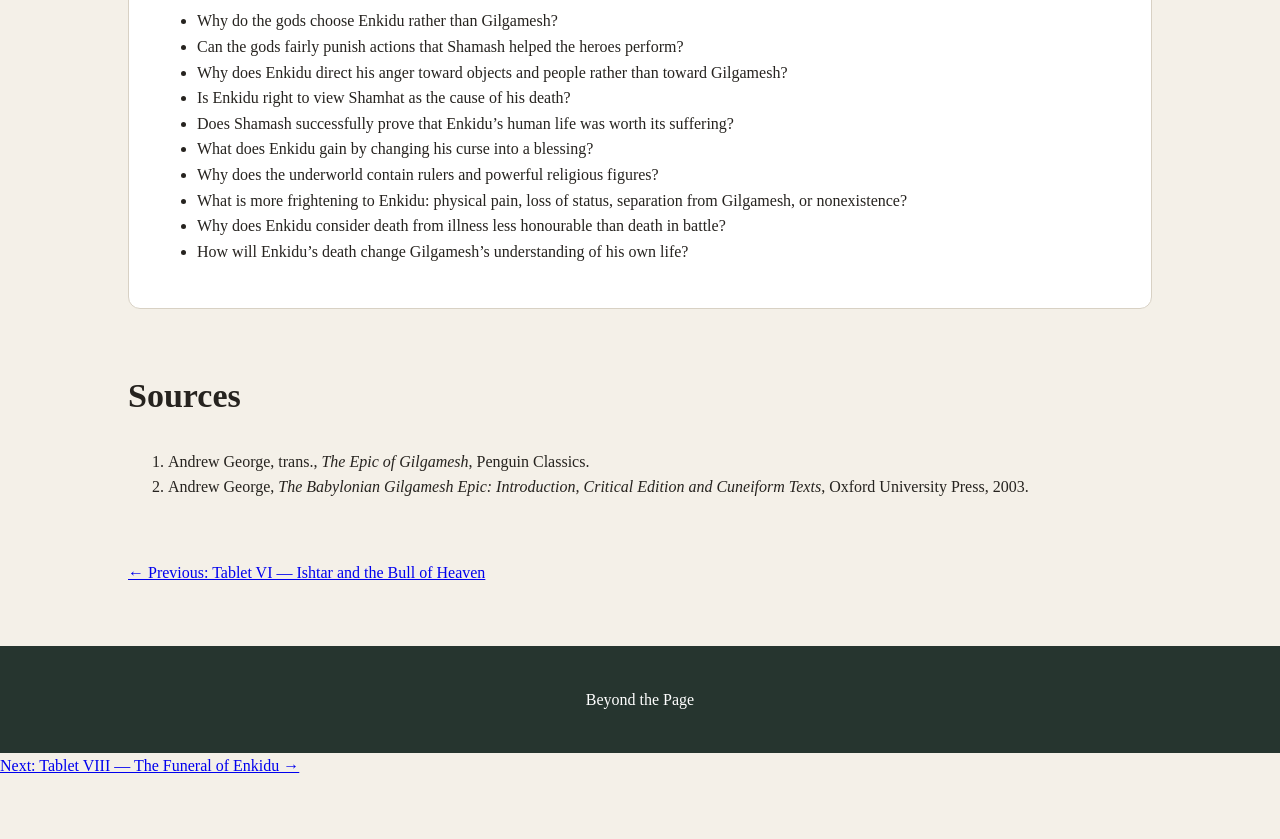
<file: gilgamesh-tablet-7.html>
<!DOCTYPE html>
<html lang="en">
<head>
  <meta charset="UTF-8">
  <meta name="viewport" content="width=device-width, initial-scale=1.0">

  <title>Tablet VII: The Death of Enkidu | The Epic of Gilgamesh</title>
  <link rel="stylesheet" href="style.css">
</head>

<body>
  <header>
    <h1>Tablet VII: The Death of Enkidu</h1>

    <p>
      The gods judge the heroes’ actions, Enkidu struggles against his fate,
      and the epic turns from heroic adventure toward grief and mortality.
    </p>
  </header>

  <main>
    <section>
      <a href="gilgamesh-tablet-6.html">← Back to Tablet VI</a>
      <br>
      <a href="gilgamesh.html">← Back to The Epic of Gilgamesh</a>
    </section>

    <section>
      <h2>Tablet VII at a Glance</h2>

      <article>
        <p>
          Tablet VII begins after Gilgamesh and Enkidu have killed Humbaba and
          the Bull of Heaven. Enkidu dreams that the gods gather to judge their
          actions. Although both men participated in the killings, the gods
          decide that Enkidu must die.
        </p>

        <p>
          As Enkidu becomes ill, he responds with anger. He curses the great
          cedar door he helped construct, the hunter who first discovered him,
          and Shamhat, whose actions brought him from the wilderness into
          civilization.
        </p>

        <p>
          Shamash speaks to Enkidu and reminds him of everything he gained
          through Shamhat: food, clothing, honour, friendship, and the love of
          Gilgamesh. Enkidu withdraws his curse and blesses her instead.
        </p>

        <p>
          Enkidu then dreams of a terrifying journey to the underworld, where
          human distinctions of rank and power disappear. His illness worsens,
          and after several days of suffering he dies.
        </p>

        <p>
          The tablet transforms the epic. Until this point, death has been
          something Gilgamesh discusses abstractly while pursuing fame.
          Enkidu’s death makes mortality immediate, personal, and emotionally
          unbearable.
        </p>
      </article>
    </section>

    <section>
      <h2>Detailed Sequence of Events</h2>

      <article>
        <h3>1. Enkidu dreams of the divine council</h3>

        <p>
          Enkidu tells Gilgamesh that he has seen the gods gathered in council.
          Anu, Enlil, Ea, and Shamash discuss the killings of Humbaba and the
          Bull of Heaven.
        </p>

        <p>
          The dream reveals that the heroes’ victories have not simply ended
          with celebration. Their actions have entered the realm of divine
          judgment.
        </p>

        <p>
          The council also shows that heroic success does not place Gilgamesh
          and Enkidu beyond accountability. Their physical power cannot protect
          them from decisions made by the gods.
        </p>
      </article>

      <article>
        <h3>2. The gods review the heroes’ offences</h3>

        <p>
          The gods consider the killing of Humbaba, the guardian of the Cedar
          Forest, and the killing of the Bull of Heaven.
        </p>

        <p>
          These events were celebrated in Uruk as heroic victories, but from
          the divine perspective they represent violations of sacred authority.
        </p>

        <p>
          Tablet VII therefore forces the reader to reconsider earlier events.
          A deed can appear glorious to humans while appearing criminal to the
          gods.
        </p>
      </article>

      <article>
        <h3>3. Enlil declares that one hero must die</h3>

        <p>
          The divine council concludes that the actions of Gilgamesh and
          Enkidu require a death. Enkidu is selected as the one who must pay.
        </p>

        <p>
          The judgment is painful because both companions participated in the
          offences. Gilgamesh proposed the Cedar Forest expedition and struck
          Humbaba, while both men killed the Bull.
        </p>

        <p>
          The decision therefore appears unequal from a human perspective.
          The epic does not offer a simple explanation for why Enkidu rather
          than Gilgamesh is chosen.
        </p>
      </article>

      <article>
        <h3>4. Shamash attempts to defend the heroes</h3>

        <p>
          Shamash has repeatedly supported Gilgamesh and Enkidu. He helped them
          during the journey and sent the winds that trapped Humbaba.
        </p>

        <p>
          His involvement makes the divine judgment complicated. The heroes
          did not act without divine assistance, yet they are now punished for
          the resulting actions.
        </p>

        <p>
          This reflects the epic’s presentation of the gods as divided rather
          than perfectly unified. Divine support does not guarantee permanent
          protection.
        </p>
      </article>

      <article>
        <h3>5. Enkidu understands that he will die</h3>

        <p>
          Enkidu recognizes the dream as a true announcement of his fate.
          The threat is no longer an enemy that can be fought physically.
        </p>

        <p>
          Humbaba and the Bull could be attacked with weapons and teamwork.
          A divine death sentence cannot be defeated in the same way.
        </p>

        <p>
          Enkidu’s helplessness introduces a new kind of conflict: the human
          struggle against an unavoidable limit.
        </p>
      </article>

      <article>
        <h3>6. Enkidu becomes ill</h3>

        <p>
          Enkidu is struck by a serious illness and becomes confined to bed.
          His powerful body, which once matched Gilgamesh and defeated
          supernatural opponents, begins to fail.
        </p>

        <p>
          The contrast is deliberate. A hero capable of extraordinary combat
          can still be destroyed by sickness.
        </p>

        <p>
          Illness removes Enkidu’s independence and forces him to wait for a
          death he cannot prevent.
        </p>
      </article>

      <article>
        <h3>7. Enkidu curses the cedar door</h3>

        <p>
          Enkidu turns his anger toward the enormous cedar door made from the
          trees cut in Humbaba’s forest.
        </p>

        <p>
          The door represents the heroes’ achievement and the transformation
          of the sacred forest into a human monument. Enkidu now sees that
          achievement as connected to his punishment.
        </p>

        <p>
          He regrets the labour and destruction that produced it and wishes he
          had damaged or abandoned it rather than helping create it.
        </p>
      </article>

      <article>
        <h3>8. Why Enkidu attacks an object</h3>

        <p>
          The door cannot respond, but it gives Enkidu something visible to
          blame. His true enemy is fate, which cannot be physically confronted.
        </p>

        <p>
          By cursing the door, Enkidu directs his anger toward a symbol of the
          expedition that brought him glory and death.
        </p>

        <p>
          The episode shows how grief and fear often search for a concrete
          target even when the real cause cannot be reached.
        </p>
      </article>

      <article>
        <h3>9. Gilgamesh hears Enkidu’s despair</h3>

        <p>
          Gilgamesh remains beside his friend and hears his anger, fear, and
          regret.
        </p>

        <p>
          The heroic pair can no longer act together against an outside enemy.
          Gilgamesh’s role changes from fellow warrior to powerless witness.
        </p>

        <p>
          This helplessness prepares for the depth of his mourning after
          Enkidu dies.
        </p>
      </article>

      <article>
        <h3>10. Enkidu curses the hunter</h3>

        <p>
          Enkidu next curses the hunter who first discovered him at the
          watering place and reported his existence.
        </p>

        <p>
          In Enkidu’s mind, the hunter began the sequence that removed him from
          the wilderness and led him toward Uruk, heroic adventure, divine
          punishment, and death.
        </p>

        <p>
          He imagines that, without the hunter’s intervention, he might still
          be living safely among the animals.
        </p>
      </article>

      <article>
        <h3>11. Enkidu curses Shamhat</h3>

        <p>
          Enkidu then turns against Shamhat, the woman who guided him into
          human society.
        </p>

        <p>
          He wishes hardship, rejection, and humiliation upon her. His curse
          reverses the gratitude and trust that previously existed between
          them.
        </p>

        <p>
          Enkidu now interprets civilization entirely through the suffering it
          has brought him. The gains of friendship and knowledge temporarily
          disappear beneath his fear of death.
        </p>
      </article>

      <article>
        <h3>12. Why Enkidu blames Shamhat</h3>

        <p>
          Shamhat did not sentence Enkidu to death. However, she represents the
          irreversible transition that made his present life possible.
        </p>

        <p>
          Without her, he would not have entered Uruk, met Gilgamesh, travelled
          to the Cedar Forest, or fought the Bull of Heaven.
        </p>

        <p>
          His curse expresses the painful logic that every human gain also made
          his later losses possible.
        </p>
      </article>

      <article>
        <h3>13. Shamash speaks from heaven</h3>

        <p>
          Shamash hears Enkidu’s curse and responds. He challenges Enkidu’s
          claim that Shamhat only harmed him.
        </p>

        <p>
          Shamash reminds him that Shamhat gave him bread, beer, clothing,
          dignity, and entry into human society.
        </p>

        <p>
          Most importantly, she led him to Gilgamesh, who became his closest
          friend and who will mourn him deeply.
        </p>
      </article>

      <article>
        <h3>14. Shamash reframes Enkidu’s life</h3>

        <p>
          Shamash does not deny that Enkidu will die. Instead, he asks Enkidu
          to judge his life as a whole rather than only by its ending.
        </p>

        <p>
          Enkidu’s human life contains suffering, but it also contains love,
          honour, achievement, community, and memory.
        </p>

        <p>
          The question becomes whether mortality makes those experiences
          meaningless or gives them greater value.
        </p>
      </article>

      <article>
        <h3>15. Enkidu withdraws the curse</h3>

        <p>
          After hearing Shamash, Enkidu changes his mind. He stops cursing
          Shamhat and gives her a blessing instead.
        </p>

        <p>
          The reversal shows that Enkidu can recognize the complexity of his
          transformation. Civilization did not simply destroy him, nor did it
          simply improve him.
        </p>

        <p>
          It brought both loss and extraordinary human connection.
        </p>
      </article>

      <article>
        <h3>16. Enkidu dreams of the underworld</h3>

        <p>
          Enkidu has another dream in which a terrifying being seizes him and
          transforms him into a creature suited to the land of the dead.
        </p>

        <p>
          He is taken toward the House of Dust, the Mesopotamian underworld.
          The dream gives him a vision of the destination awaiting all mortal
          people.
        </p>

        <p>
          Unlike his earlier dream of the divine council, this dream does not
          merely announce judgment. It imagines the actual experience of
          entering death.
        </p>
      </article>

      <article>
        <h3>17. The terrifying bird-like figure</h3>

        <p>
          Enkidu describes a powerful being with features associated with a
          bird of prey. It attacks him, overcomes his strength, and carries
          him away.
        </p>

        <p>
          The figure demonstrates that Enkidu’s heroic body is useless before
          death. He cannot wrestle free as he once wrestled Gilgamesh.
        </p>

        <p>
          His transformation also symbolizes the loss of his living human
          identity.
        </p>
      </article>

      <article>
        <h3>18. Enkidu enters the House of Dust</h3>

        <p>
          The underworld is described as a dark house from which those who
          enter do not ordinarily return.
        </p>

        <p>
          Its inhabitants live in darkness and consume dust or clay-like food.
          Their former worldly power has not protected them.
        </p>

        <p>
          The imagery presents death as a reduction of human vitality,
          identity, pleasure, and social distinction.
        </p>
      </article>

      <article>
        <h3>19. Kings and powerful people appear among the dead</h3>

        <p>
          Enkidu sees rulers, priests, and other important figures in the
          underworld.
        </p>

        <p>
          Their presence is significant because death does not spare those who
          possessed authority, wealth, or sacred status during life.
        </p>

        <p>
          The vision anticipates Gilgamesh’s later realization that kingship
          and extraordinary strength cannot exempt him from mortality.
        </p>
      </article>

      <article>
        <h3>20. The underworld reverses earthly hierarchy</h3>

        <p>
          In life, Gilgamesh and Enkidu gained fame by distinguishing
          themselves from ordinary people.
        </p>

        <p>
          In Enkidu’s dream, death gathers rulers and common people into the
          same dark condition.
        </p>

        <p>
          The underworld therefore challenges the heroic belief that greatness
          can completely overcome human limitation.
        </p>
      </article>

      <article>
        <h3>21. Enkidu’s illness continues</h3>

        <p>
          Enkidu remains sick for a prolonged period. The poem counts the days
          as his suffering increases.
        </p>

        <p>
          This slow decline is very different from the sudden deaths of
          enemies in battle.
        </p>

        <p>
          The delay forces both Enkidu and Gilgamesh to experience the approach
          of death consciously.
        </p>
      </article>

      <article>
        <h3>22. Enkidu compares his death with dying in battle</h3>

        <p>
          Enkidu regrets that he will not die in heroic combat. He imagines
          that death in battle might have brought greater honour.
        </p>

        <p>
          His illness seems passive and humiliating because it gives him no
          enemy to confront and no final display of strength.
        </p>

        <p>
          The complaint reveals how heroic culture can value some forms of
          death more than others, even though all deaths remain final.
        </p>
      </article>

      <article>
        <h3>23. Gilgamesh remains with Enkidu</h3>

        <p>
          Gilgamesh does not abandon his friend. He listens to Enkidu’s dreams,
          anger, regrets, and fears.
        </p>

        <p>
          Yet companionship cannot cure the illness or reverse the gods’
          decree.
        </p>

        <p>
          Friendship is emotionally powerful but not powerful enough to defeat
          mortality.
        </p>
      </article>

      <article>
        <h3>24. Enkidu dies</h3>

        <p>
          After days of illness, Enkidu dies. The companion created to restrain
          and transform Gilgamesh is removed from his life.
        </p>

        <p>
          Enkidu’s death ends the heroic partnership that structured the first
          half of the epic.
        </p>

        <p>
          It also forces Gilgamesh to confront a truth he previously treated
          mainly as an idea: if Enkidu can die, Gilgamesh must eventually die
          as well. Tablet VII concludes with Enkidu’s death. :contentReference[oaicite:1]{index=1}
        </p>
      </article>
    </section>

    <section>
      <h2>Difficult Ideas Explained</h2>

      <article>
        <h3>Why is Enkidu punished when Gilgamesh participated too?</h3>

        <p>
          The epic does not provide a fully satisfying human explanation.
          Both companions share responsibility, but Enkidu is selected by the
          divine council.
        </p>

        <p>
          His death may preserve Gilgamesh so that Gilgamesh can complete the
          transformation and search that form the rest of the epic.
          Within the story, however, the decision can still appear unequal.
        </p>
      </article>

      <article>
        <h3>Did the gods previously approve the heroes’ actions?</h3>

        <p>
          Shamash certainly helped them against Humbaba, but the gods do not
          operate as one perfectly unified authority.
        </p>

        <p>
          Assistance from one god does not guarantee approval from every god
          or protection from later consequences.
        </p>
      </article>

      <article>
        <h3>Why does Enkidu curse the cedar door?</h3>

        <p>
          The door is a physical product of the Cedar Forest expedition.
          It represents the victory that has now become connected with his
          punishment.
        </p>

        <p>
          Enkidu cannot attack the gods or reverse fate, so he directs his
          anger toward a visible symbol of his actions.
        </p>
      </article>

      <article>
        <h3>Why does Enkidu curse Shamhat?</h3>

        <p>
          He imagines a chain of causes: Shamhat led him into civilization,
          civilization led him to Gilgamesh, and Gilgamesh led him into the
          actions for which he will die.
        </p>

        <p>
          The curse comes from grief and fear rather than from a balanced
          judgment of everything Shamhat gave him.
        </p>
      </article>

      <article>
        <h3>Why does Shamash defend Shamhat?</h3>

        <p>
          Shamash reminds Enkidu that human life brought him more than death.
          It also brought friendship, honour, food, clothing, community, and a
          life that people will remember.
        </p>
      </article>

      <article>
        <h3>Why does Enkidu change the curse into a blessing?</h3>

        <p>
          Shamash helps him recognize that his life cannot be judged only by
          its final suffering.
        </p>

        <p>
          Enkidu accepts that Shamhat gave him access to experiences he would
          never have known in the wilderness.
        </p>
      </article>

      <article>
        <h3>Is the underworld dream a literal description?</h3>

        <p>
          Within the epic, it presents a Mesopotamian image of the condition
          of the dead. It also functions psychologically by giving form to
          Enkidu’s fear of losing life, identity, status, and bodily power.
        </p>
      </article>

      <article>
        <h3>Why are kings also found in the underworld?</h3>

        <p>
          Their presence emphasizes that political or heroic greatness does
          not remove mortality.
        </p>

        <p>
          This lesson is especially important for Gilgamesh, whose royal and
          partly divine identity has made him appear almost beyond ordinary
          limits.
        </p>
      </article>

      <article>
        <h3>Why does Enkidu prefer death in battle?</h3>

        <p>
          Heroic culture associates battle death with courage and public
          honour. Illness appears passive because Enkidu cannot resist it or
          transform it into a visible achievement.
        </p>
      </article>

      <article>
        <h3>Why does the illness last for several days?</h3>

        <p>
          The slow decline prevents Enkidu’s death from becoming another brief
          action scene.
        </p>

        <p>
          It gives him time to fear, regret, reinterpret his life, and say
          farewell while forcing Gilgamesh to witness his helplessness.
        </p>
      </article>
    </section>

    <section>
      <h2>Major Themes in Tablet VII</h2>

      <article>
        <h3>Divine judgment and human fairness</h3>

        <p>
          The gods possess the authority to determine Enkidu’s fate, but their
          decision does not necessarily appear fair from a human perspective.
        </p>
      </article>

      <article>
        <h3>The consequences of heroic violence</h3>

        <p>
          The killings of Humbaba and the Bull of Heaven return as causes of
          punishment. Victory does not erase responsibility.
        </p>
      </article>

      <article>
        <h3>Anger against fate</h3>

        <p>
          Enkidu cannot fight death directly, so he attacks the door, hunter,
          and Shamhat as symbols of the path that led him there.
        </p>
      </article>

      <article>
        <h3>Civilization as gain and loss</h3>

        <p>
          Enkidu’s curse emphasizes what civilization cost him, while Shamash’s
          response emphasizes what it gave him.
        </p>

        <p>
          The epic refuses to reduce his transformation to either pure progress
          or pure corruption.
        </p>
      </article>

      <article>
        <h3>The value of a mortal life</h3>

        <p>
          Shamash’s argument suggests that a life can remain meaningful even
          when it ends in death.
        </p>

        <p>
          Friendship, memory, honour, and human experience may matter precisely
          because they are temporary.
        </p>
      </article>

      <article>
        <h3>The equality created by death</h3>

        <p>
          Enkidu’s vision of the underworld places kings and ordinary people
          under the same mortal condition.
        </p>
      </article>

      <article>
        <h3>The limits of physical power</h3>

        <p>
          Enkidu’s strength defeated enemies but cannot defeat disease, divine
          judgment, or death.
        </p>
      </article>

      <article>
        <h3>Friendship and helplessness</h3>

        <p>
          Gilgamesh can remain beside Enkidu, but he cannot save him.
          Friendship provides love and witness rather than control over fate.
        </p>
      </article>

      <article>
        <h3>The transition from adventure to grief</h3>

        <p>
          Enkidu’s death ends the heroic partnership and begins Gilgamesh’s
          emotional and philosophical crisis.
        </p>
      </article>
    </section>

    <section>
      <h2>Why Tablet VII Matters</h2>

      <article>
        <p>
          Tablet VII is the structural and emotional turning point of
          <em>The Epic of Gilgamesh</em>. The earlier tablets followed the
          creation of friendship and the heroes’ growing power. This tablet
          destroys that partnership.
        </p>

        <p>
          Enkidu’s illness also changes the epic’s treatment of death. Earlier,
          Gilgamesh accepted death as a reason to seek fame. Enkidu’s decline
          reveals death as physical suffering, separation, loss of identity,
          and the end of companionship.
        </p>

        <p>
          The tablet also completes Enkidu’s personal journey. He first rejects
          his human life in anger, then recognizes that Shamhat and civilization
          gave him experiences worth having despite their consequences.
        </p>

        <p>
          Enkidu’s death now leaves Gilgamesh with a problem no heroic battle
          can solve. The remainder of the epic will follow his attempt to
          understand or escape the mortality he sees reflected in his friend.
        </p>
      </article>
    </section>

    <section>
      <h2>Questions to Consider</h2>

      <article>
        <ul>
          <li>
            Why do the gods choose Enkidu rather than Gilgamesh?
          </li>

          <li>
            Can the gods fairly punish actions that Shamash helped the heroes
            perform?
          </li>

          <li>
            Why does Enkidu direct his anger toward objects and people rather
            than toward Gilgamesh?
          </li>

          <li>
            Is Enkidu right to view Shamhat as the cause of his death?
          </li>

          <li>
            Does Shamash successfully prove that Enkidu’s human life was worth
            its suffering?
          </li>

          <li>
            What does Enkidu gain by changing his curse into a blessing?
          </li>

          <li>
            Why does the underworld contain rulers and powerful religious
            figures?
          </li>

          <li>
            What is more frightening to Enkidu: physical pain, loss of status,
            separation from Gilgamesh, or nonexistence?
          </li>

          <li>
            Why does Enkidu consider death from illness less honourable than
            death in battle?
          </li>

          <li>
            How will Enkidu’s death change Gilgamesh’s understanding of his
            own life?
          </li>
        </ul>
      </article>
    </section>

    <section>
      <h2>Sources</h2>

      <ol>
        <li>
          Andrew George, trans.,
          <em>The Epic of Gilgamesh</em>,
          Penguin Classics.
        </li>

        <li>
          Andrew George,
          <em>The Babylonian Gilgamesh Epic: Introduction, Critical Edition
          and Cuneiform Texts</em>,
          Oxford University Press, 2003.
        </li>
      </ol>
    </section>

    <section>
      <a href="gilgamesh-tablet-6.html">
        ← Previous: Tablet VI — Ishtar and the Bull of Heaven
      </a>
    </section>
  </main>

  <footer>
    <p>Beyond the Page</p>
  </footer>
</body>
</html>
<section>
  <a href="gilgamesh-tablet-8.html">
    Next: Tablet VIII — The Funeral of Enkidu →
  </a>
</section>
</file>
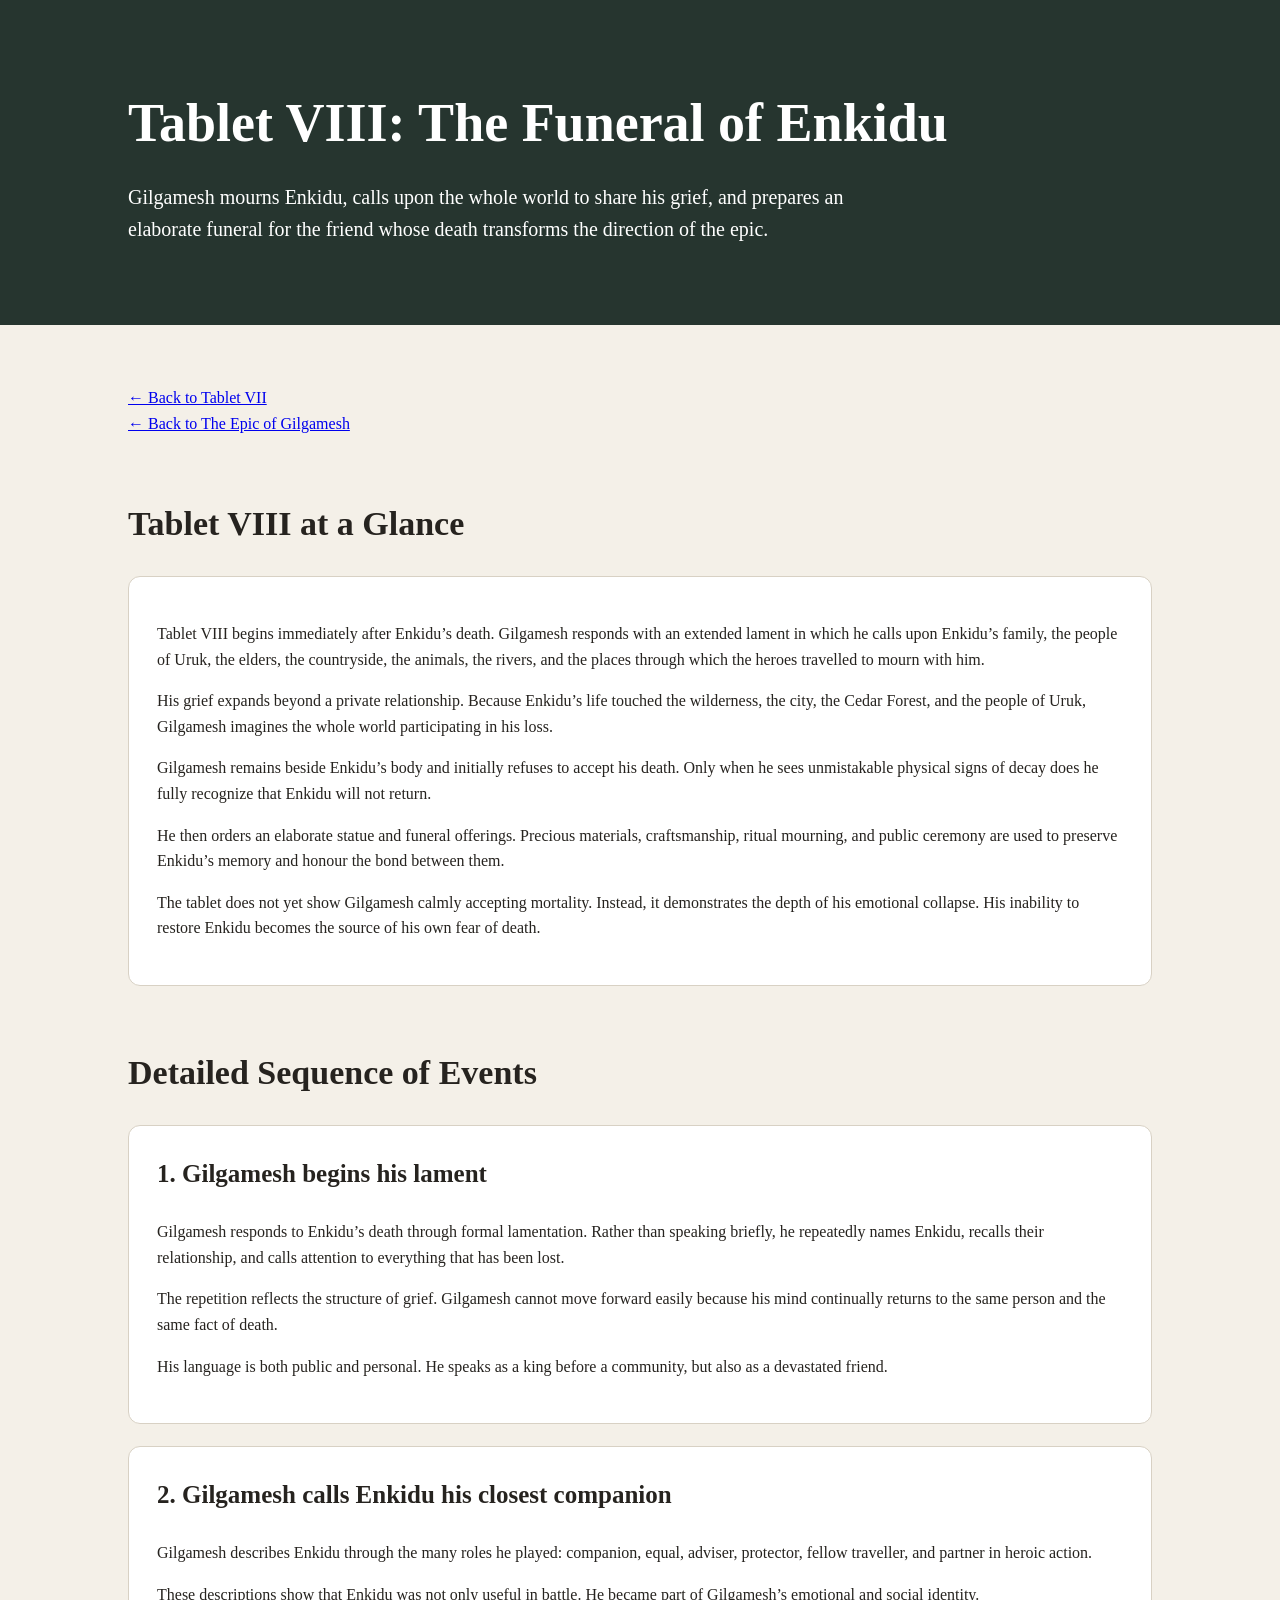
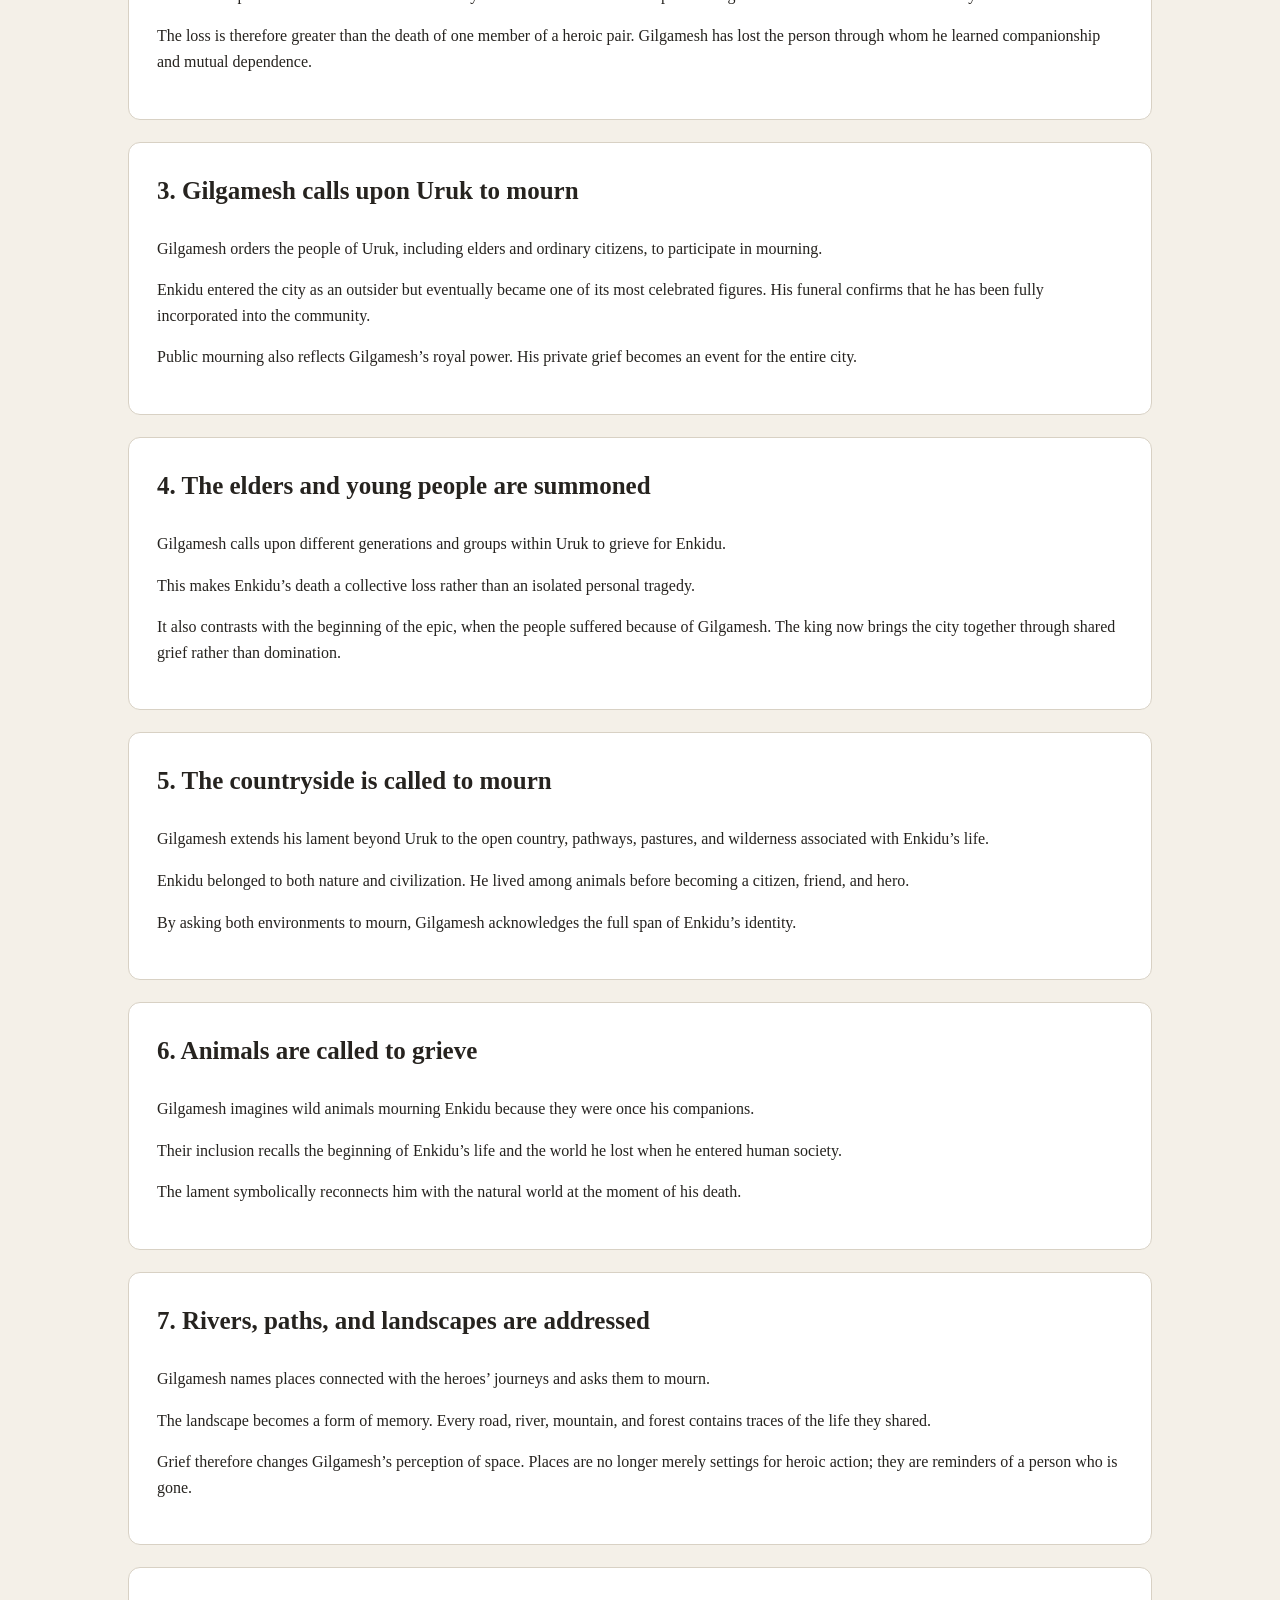
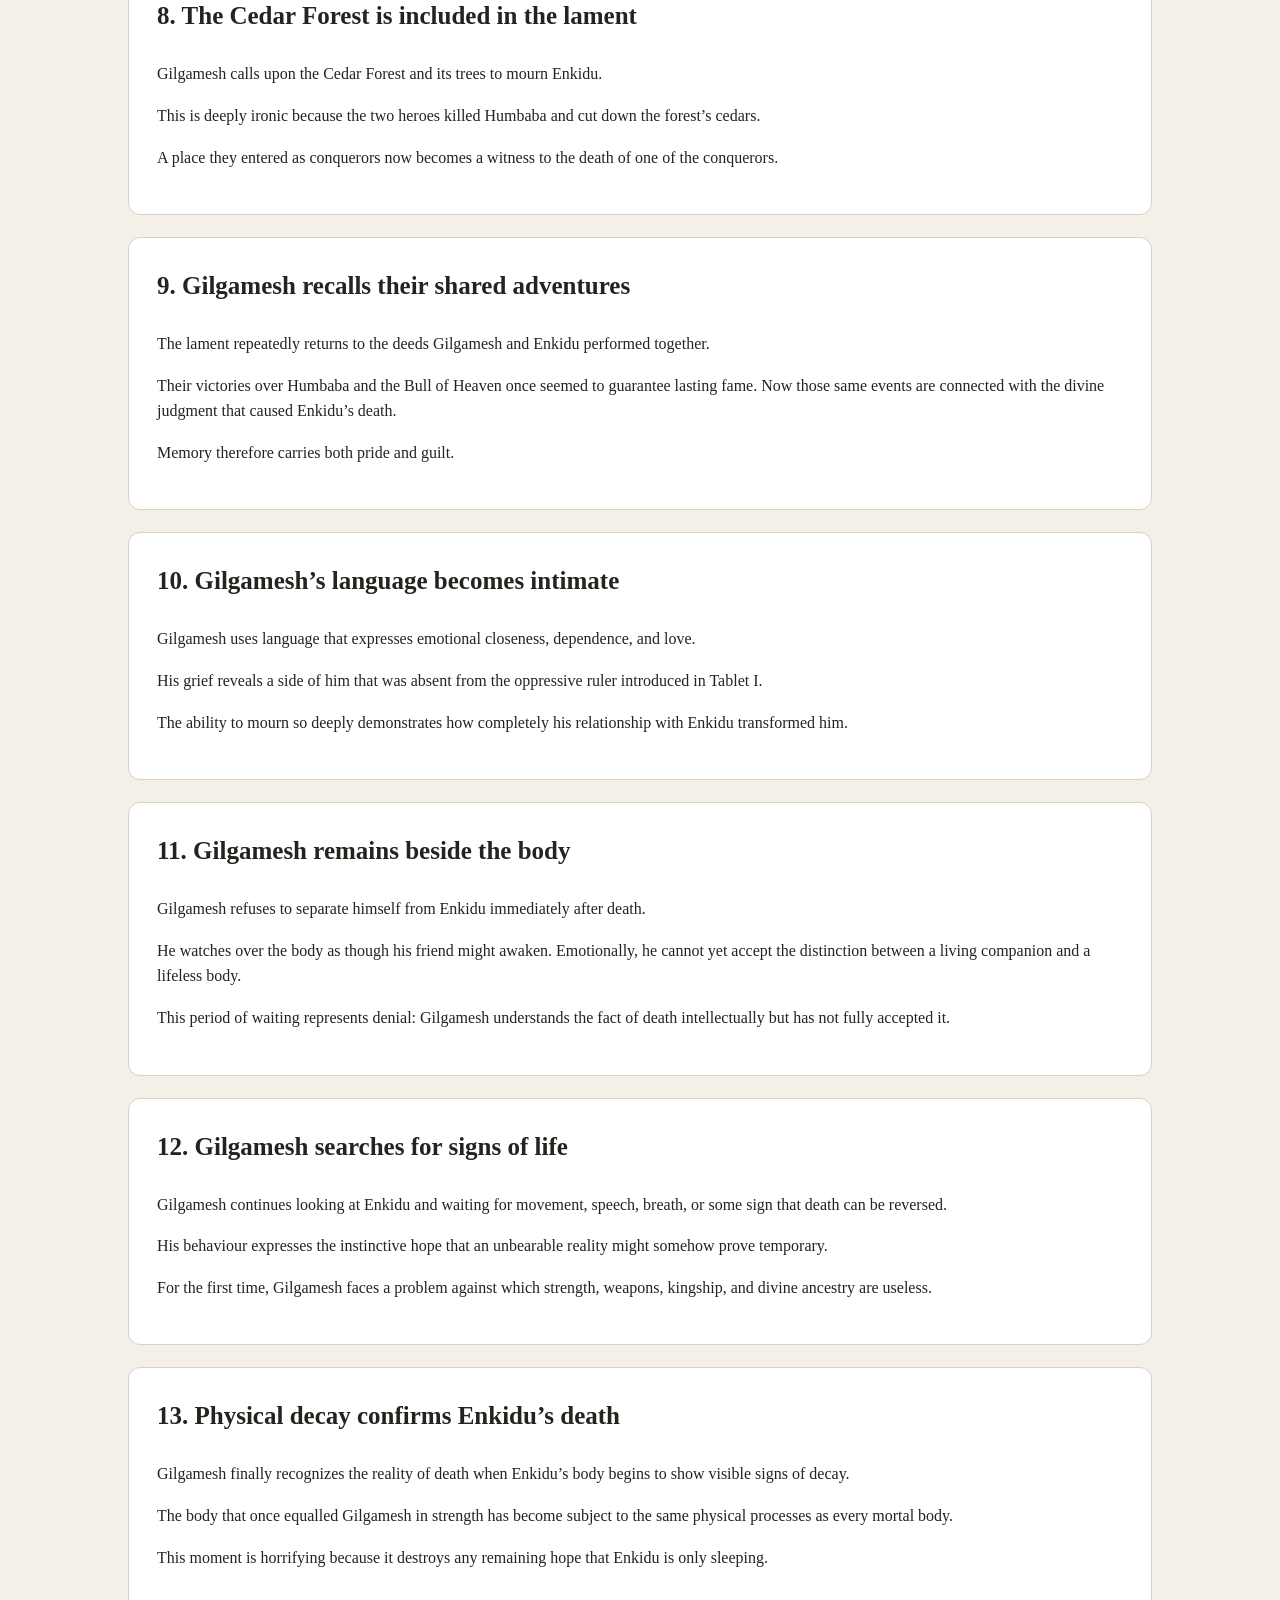
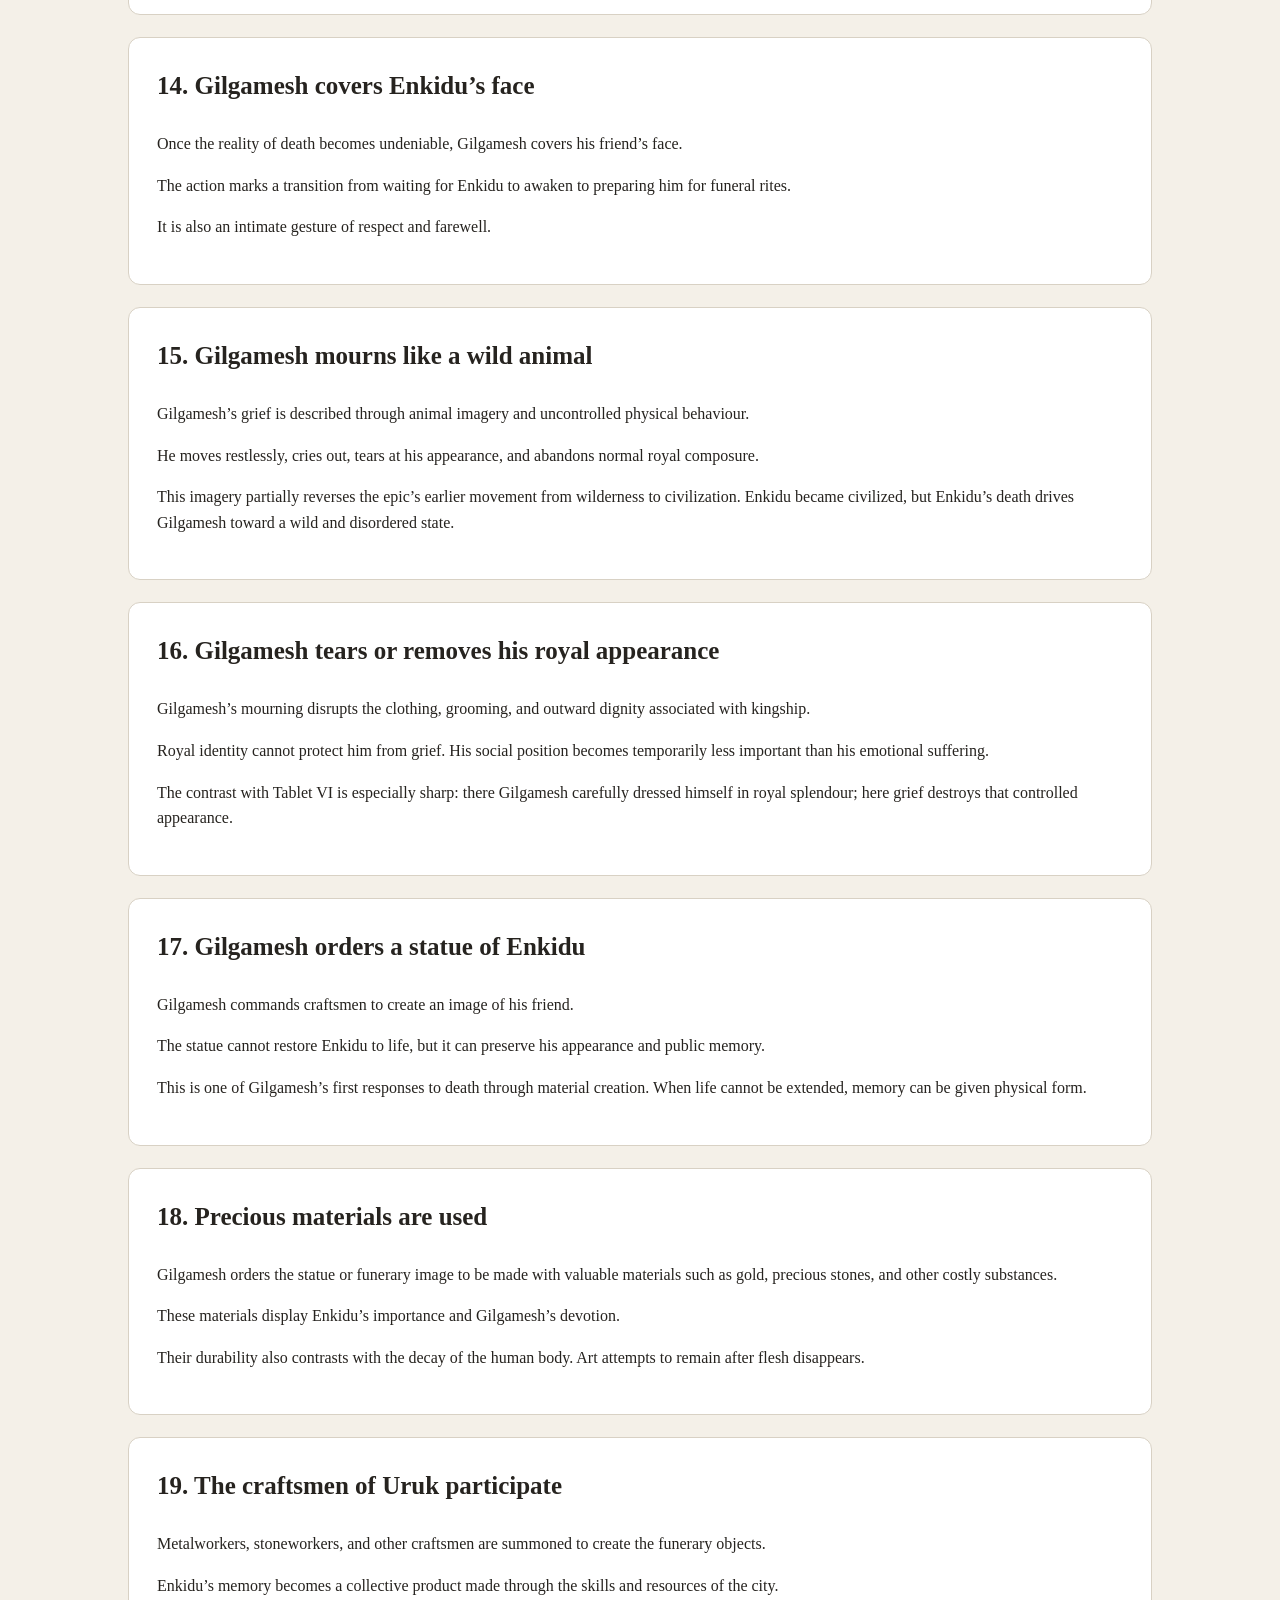
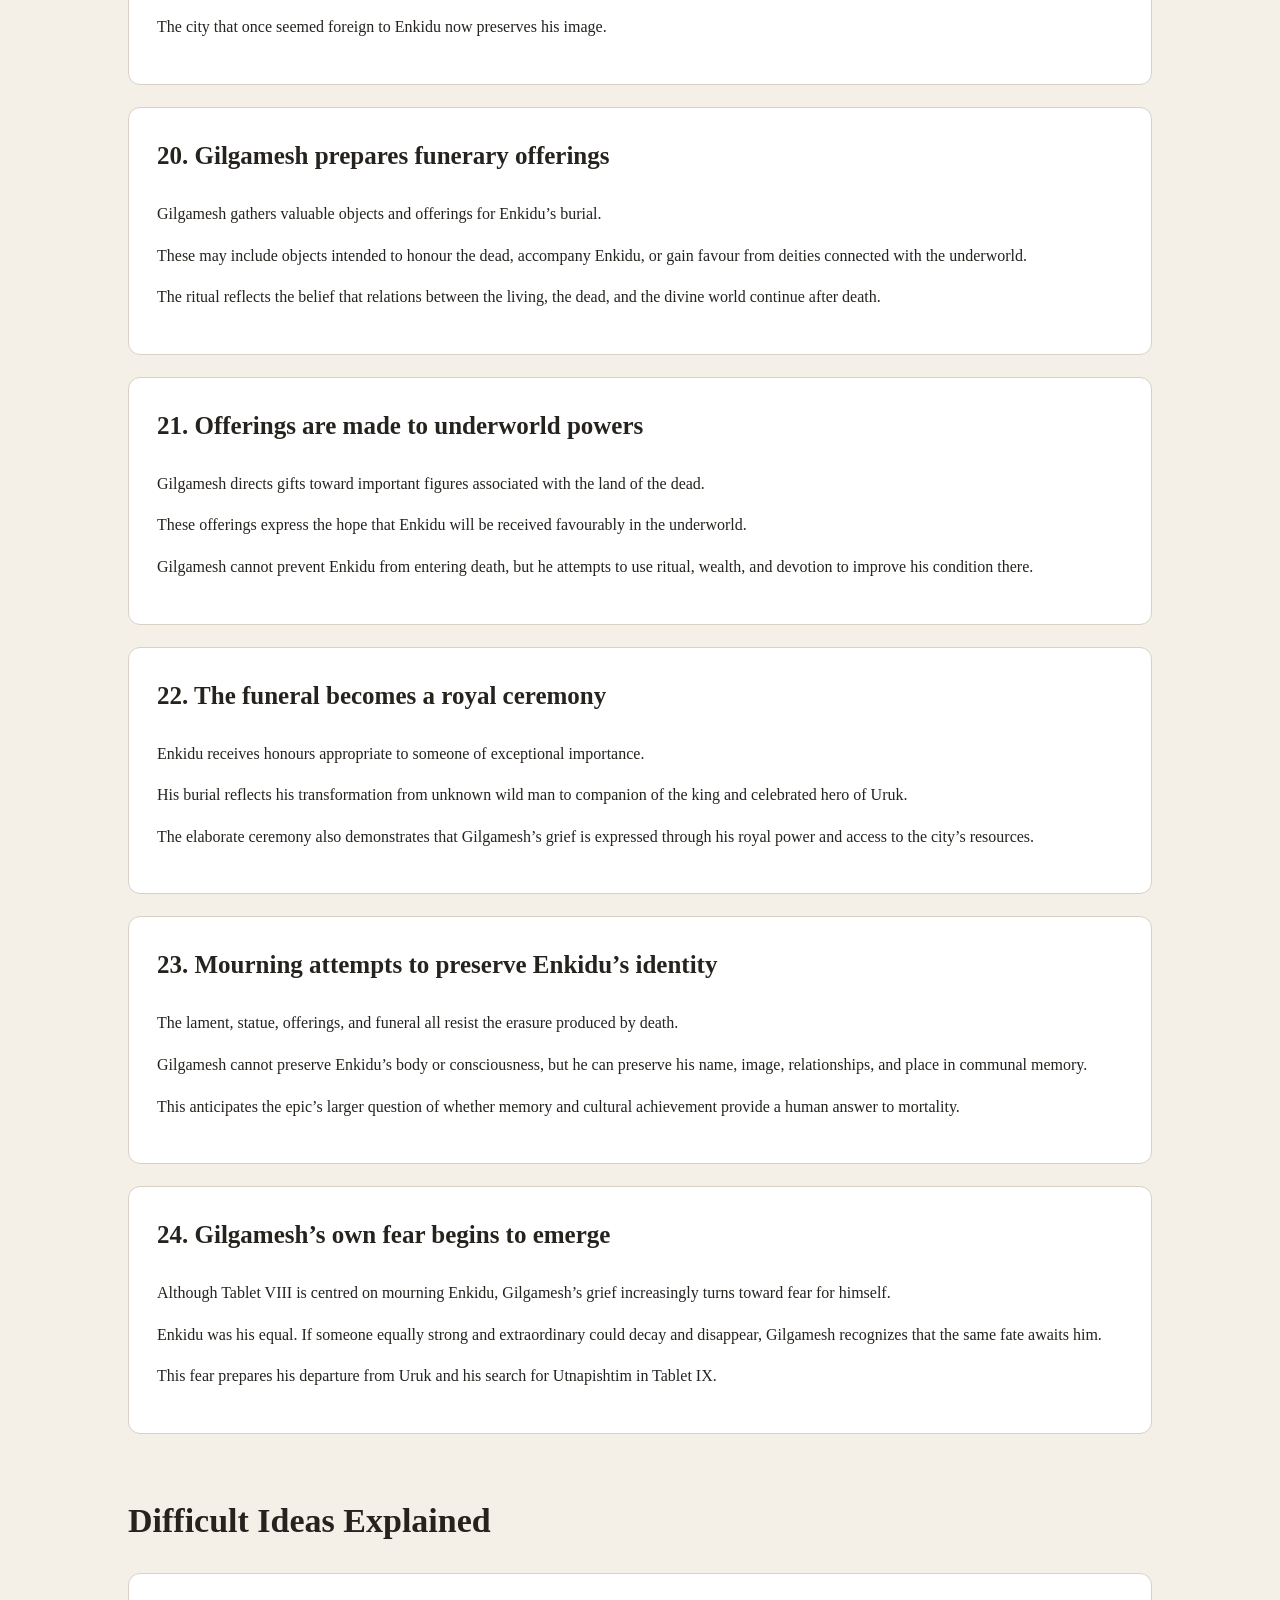
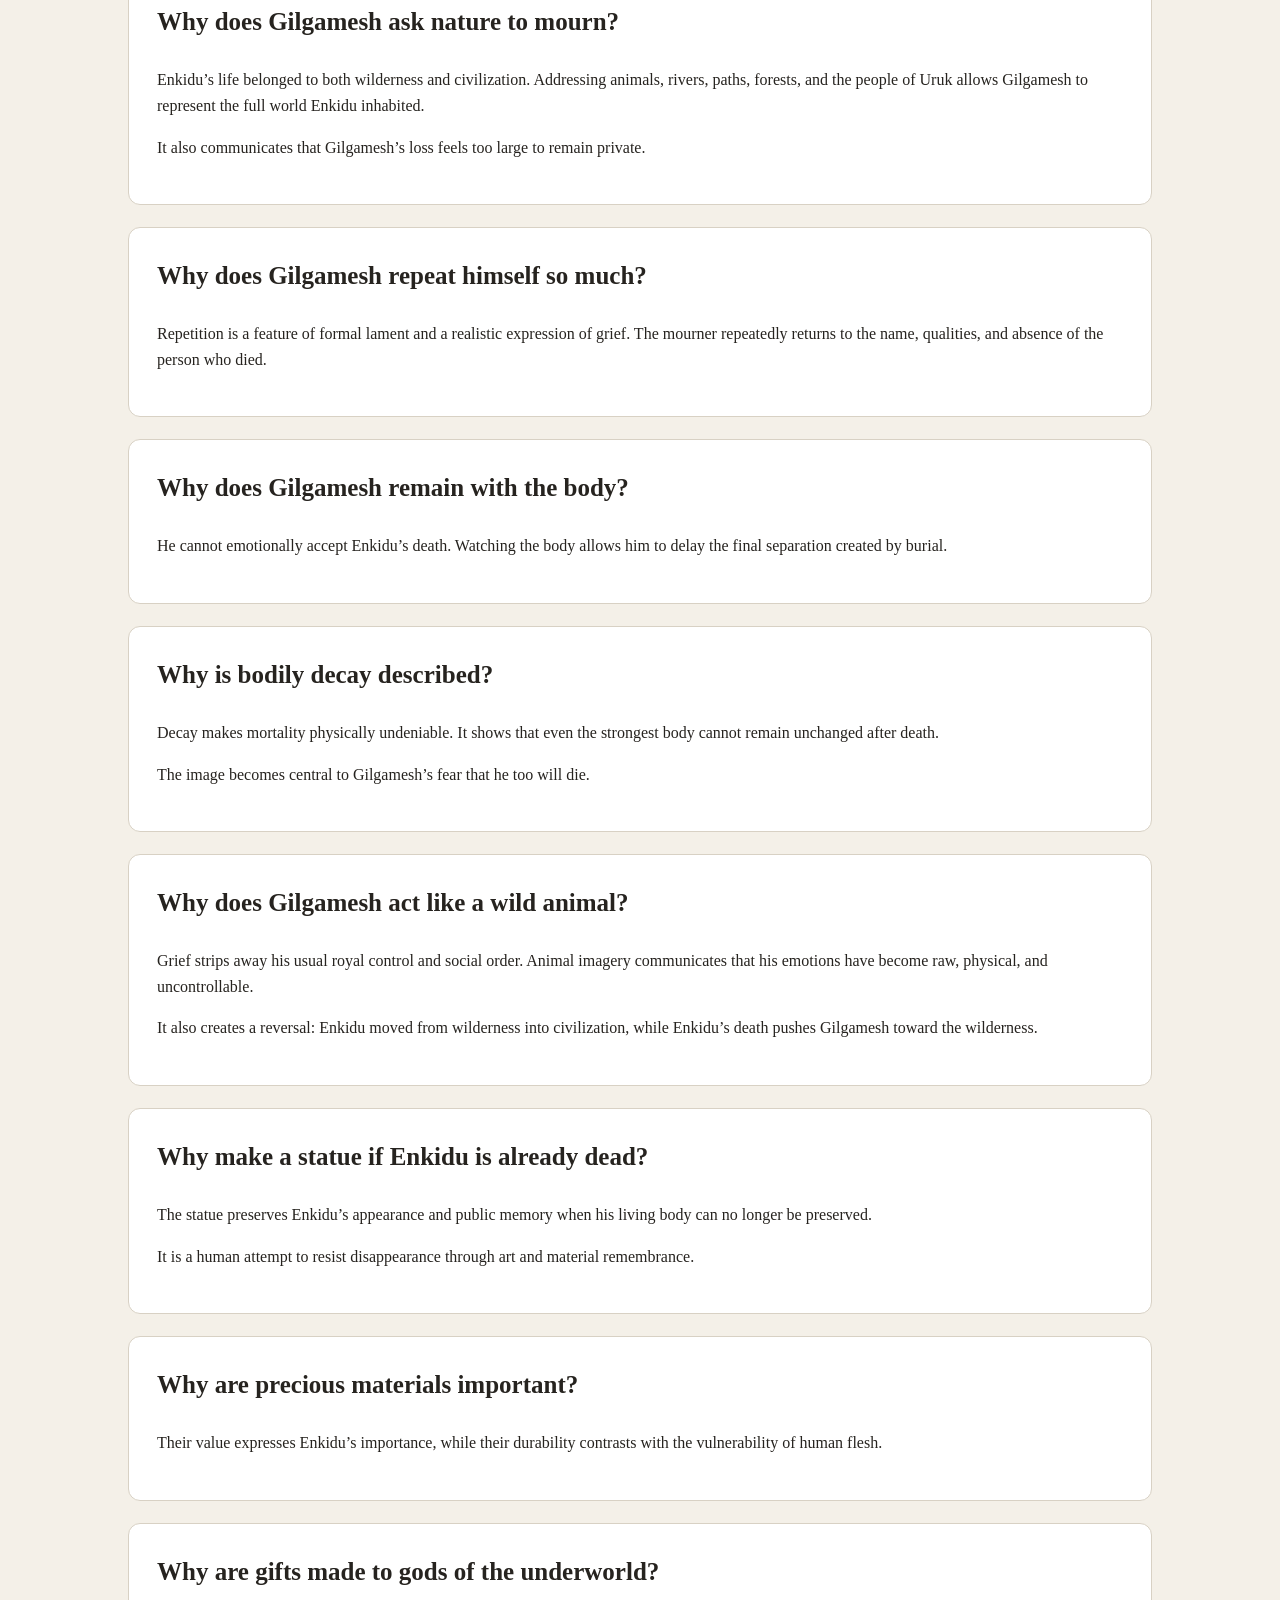
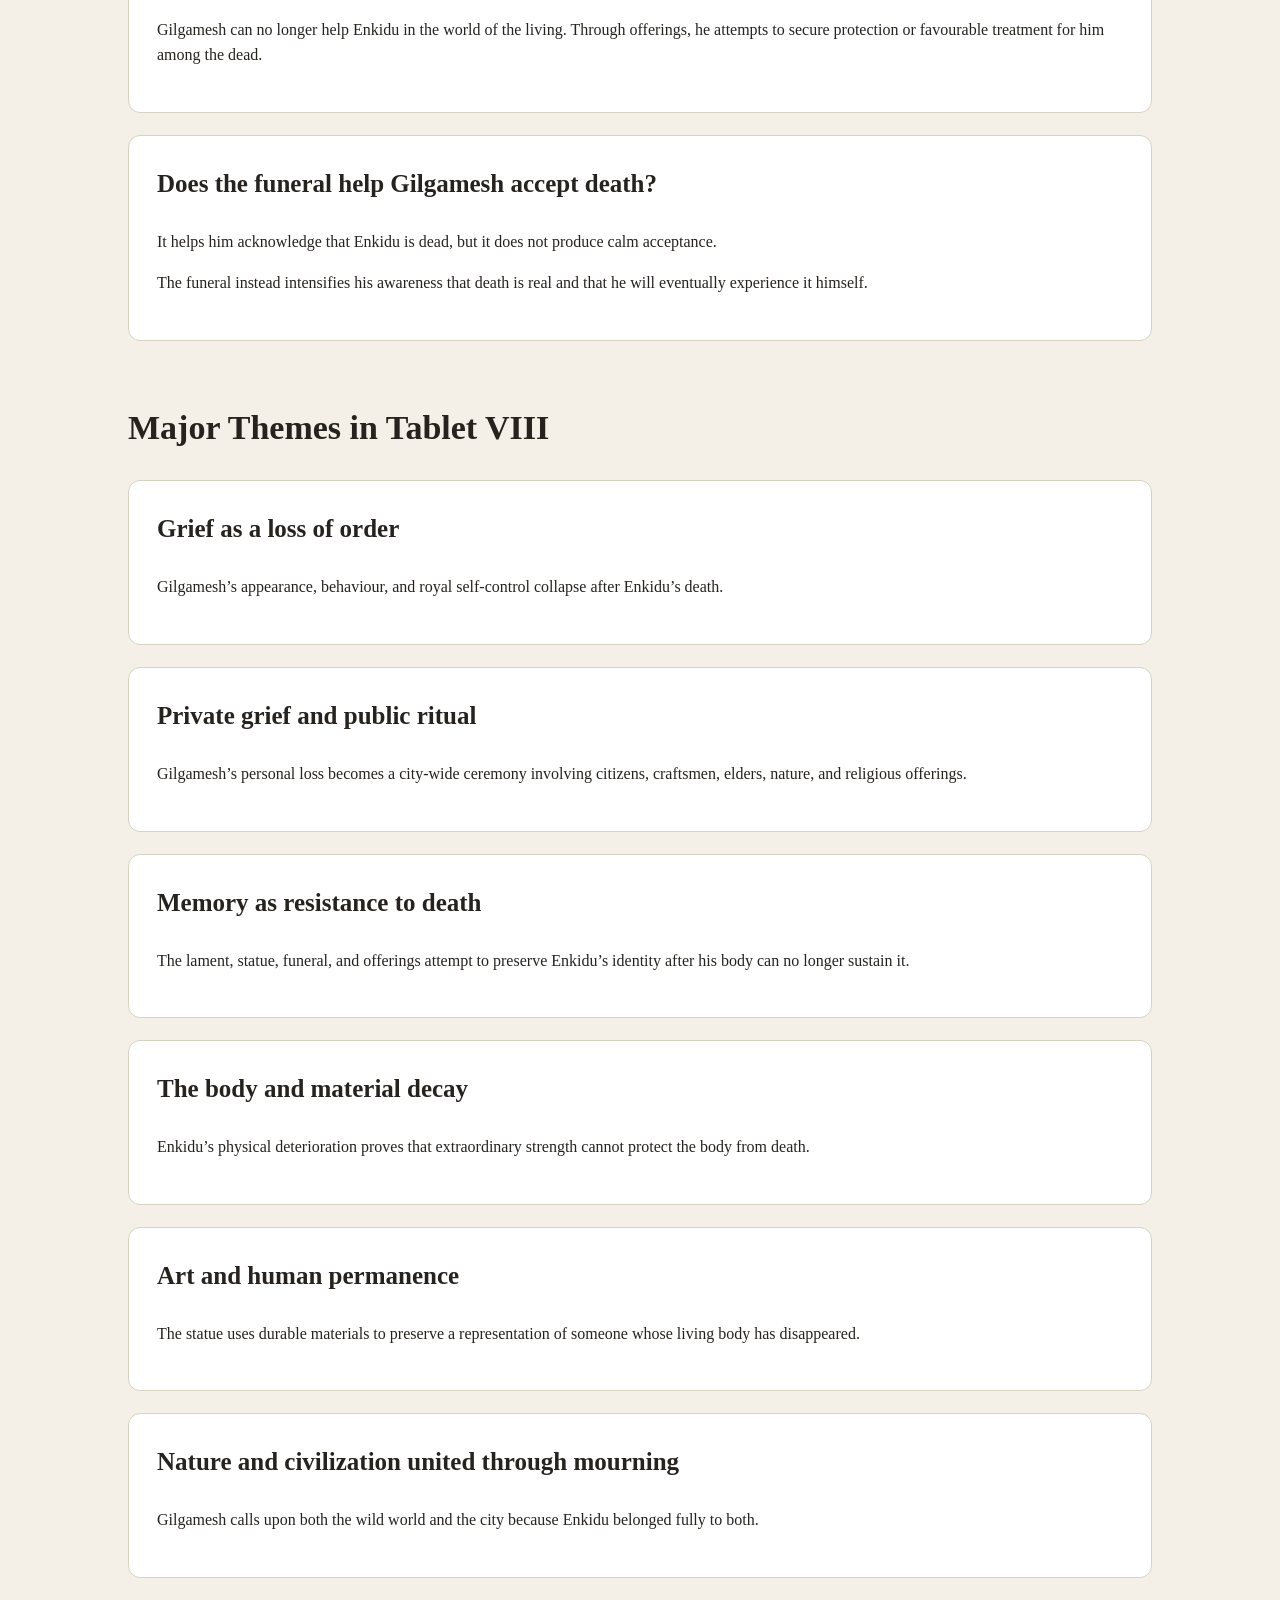
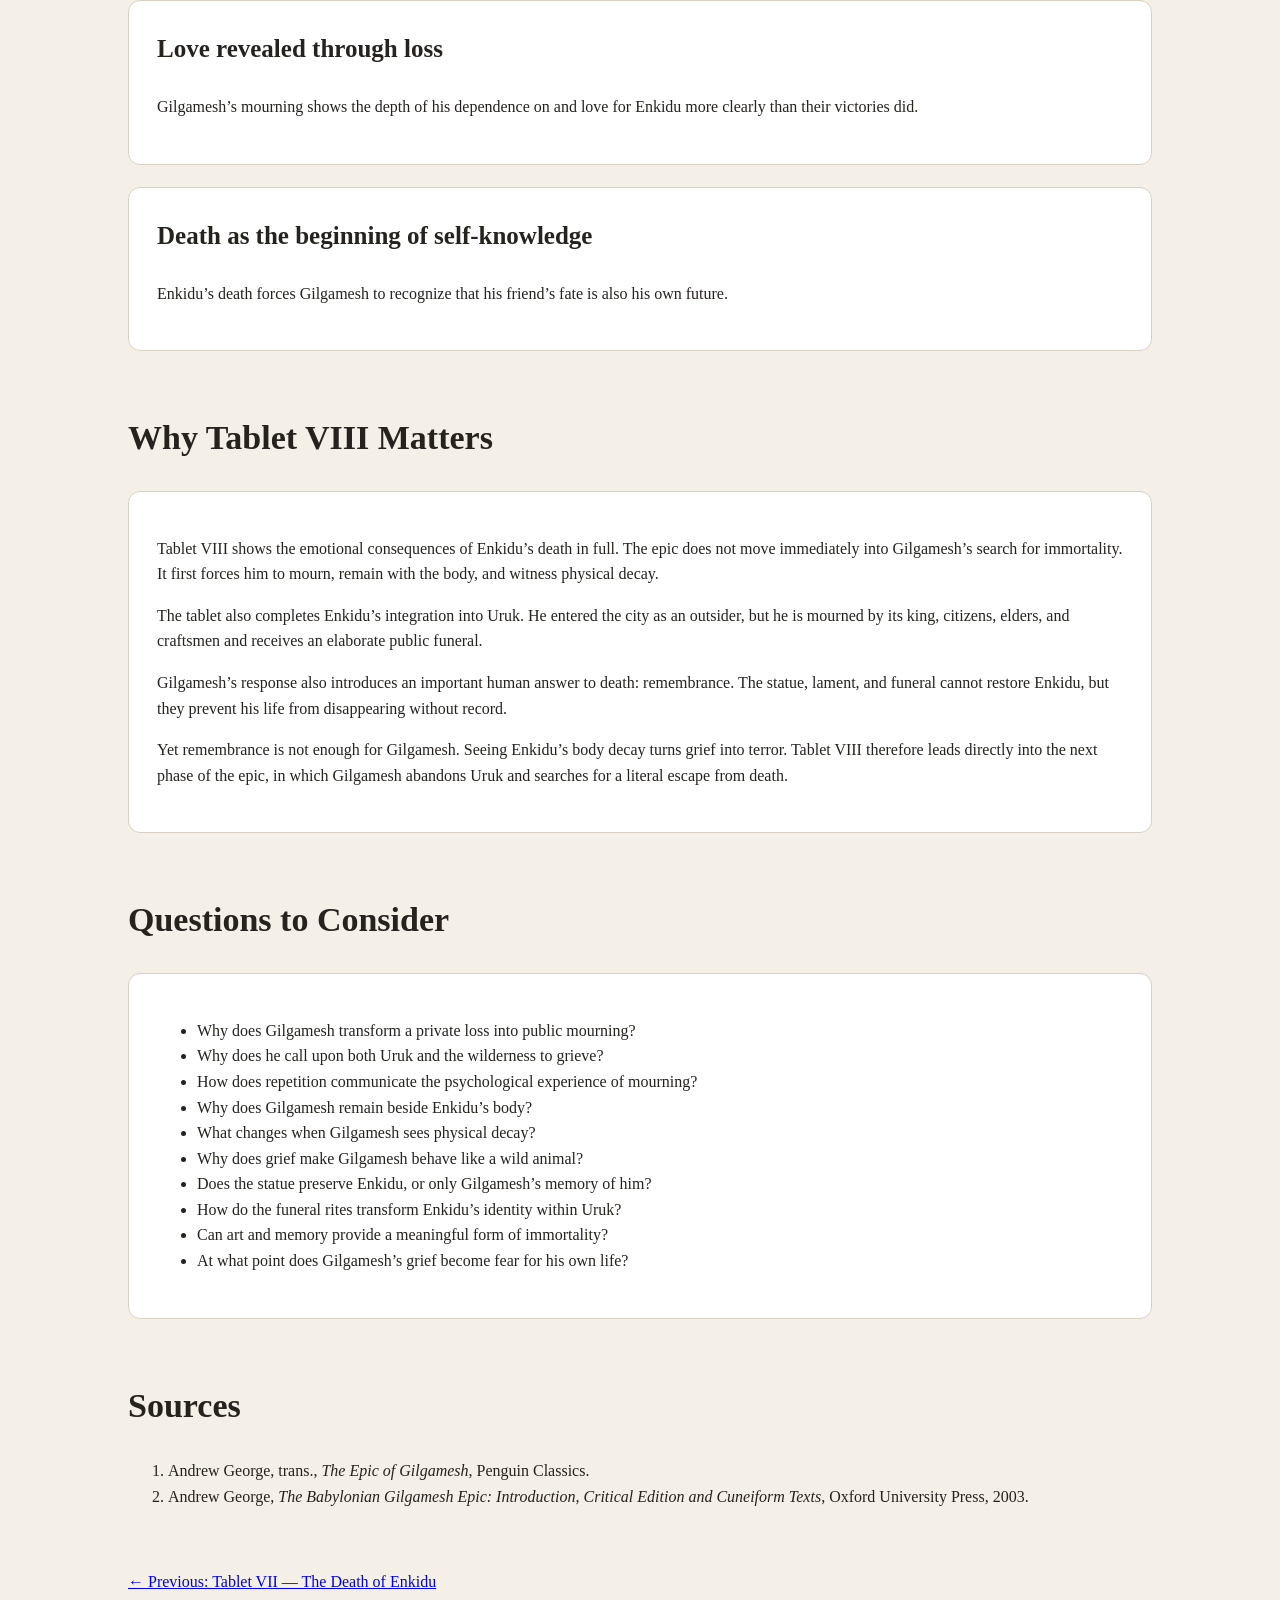
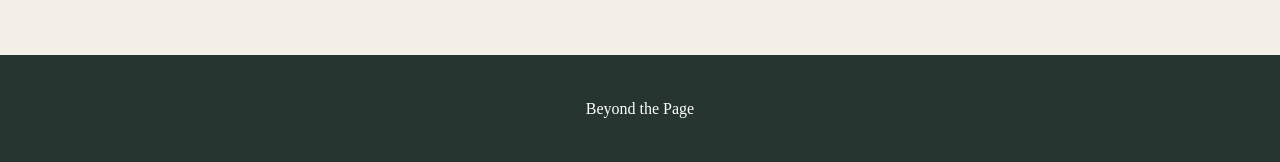
<file: gilgamesh-tablet-8.html>
<!DOCTYPE html>
<html lang="en">
<head>
  <meta charset="UTF-8">
  <meta name="viewport" content="width=device-width, initial-scale=1.0">

  <title>Tablet VIII: The Funeral of Enkidu | The Epic of Gilgamesh</title>
  <link rel="stylesheet" href="style.css">
</head>

<body>
  <header>
    <h1>Tablet VIII: The Funeral of Enkidu</h1>

    <p>
      Gilgamesh mourns Enkidu, calls upon the whole world to share his grief,
      and prepares an elaborate funeral for the friend whose death transforms
      the direction of the epic.
    </p>
  </header>

  <main>
    <section>
      <a href="gilgamesh-tablet-7.html">← Back to Tablet VII</a>
      <br>
      <a href="gilgamesh.html">← Back to The Epic of Gilgamesh</a>
    </section>

    <section>
      <h2>Tablet VIII at a Glance</h2>

      <article>
        <p>
          Tablet VIII begins immediately after Enkidu’s death. Gilgamesh
          responds with an extended lament in which he calls upon Enkidu’s
          family, the people of Uruk, the elders, the countryside, the animals,
          the rivers, and the places through which the heroes travelled to
          mourn with him.
        </p>

        <p>
          His grief expands beyond a private relationship. Because Enkidu’s
          life touched the wilderness, the city, the Cedar Forest, and the
          people of Uruk, Gilgamesh imagines the whole world participating in
          his loss.
        </p>

        <p>
          Gilgamesh remains beside Enkidu’s body and initially refuses to
          accept his death. Only when he sees unmistakable physical signs of
          decay does he fully recognize that Enkidu will not return.
        </p>

        <p>
          He then orders an elaborate statue and funeral offerings. Precious
          materials, craftsmanship, ritual mourning, and public ceremony are
          used to preserve Enkidu’s memory and honour the bond between them.
        </p>

        <p>
          The tablet does not yet show Gilgamesh calmly accepting mortality.
          Instead, it demonstrates the depth of his emotional collapse. His
          inability to restore Enkidu becomes the source of his own fear of
          death.
        </p>
      </article>
    </section>

    <section>
      <h2>Detailed Sequence of Events</h2>

      <article>
        <h3>1. Gilgamesh begins his lament</h3>

        <p>
          Gilgamesh responds to Enkidu’s death through formal lamentation.
          Rather than speaking briefly, he repeatedly names Enkidu, recalls
          their relationship, and calls attention to everything that has been
          lost.
        </p>

        <p>
          The repetition reflects the structure of grief. Gilgamesh cannot
          move forward easily because his mind continually returns to the same
          person and the same fact of death.
        </p>

        <p>
          His language is both public and personal. He speaks as a king before
          a community, but also as a devastated friend.
        </p>
      </article>

      <article>
        <h3>2. Gilgamesh calls Enkidu his closest companion</h3>

        <p>
          Gilgamesh describes Enkidu through the many roles he played:
          companion, equal, adviser, protector, fellow traveller, and partner
          in heroic action.
        </p>

        <p>
          These descriptions show that Enkidu was not only useful in battle.
          He became part of Gilgamesh’s emotional and social identity.
        </p>

        <p>
          The loss is therefore greater than the death of one member of a
          heroic pair. Gilgamesh has lost the person through whom he learned
          companionship and mutual dependence.
        </p>
      </article>

      <article>
        <h3>3. Gilgamesh calls upon Uruk to mourn</h3>

        <p>
          Gilgamesh orders the people of Uruk, including elders and ordinary
          citizens, to participate in mourning.
        </p>

        <p>
          Enkidu entered the city as an outsider but eventually became one of
          its most celebrated figures. His funeral confirms that he has been
          fully incorporated into the community.
        </p>

        <p>
          Public mourning also reflects Gilgamesh’s royal power. His private
          grief becomes an event for the entire city.
        </p>
      </article>

      <article>
        <h3>4. The elders and young people are summoned</h3>

        <p>
          Gilgamesh calls upon different generations and groups within Uruk to
          grieve for Enkidu.
        </p>

        <p>
          This makes Enkidu’s death a collective loss rather than an isolated
          personal tragedy.
        </p>

        <p>
          It also contrasts with the beginning of the epic, when the people
          suffered because of Gilgamesh. The king now brings the city together
          through shared grief rather than domination.
        </p>
      </article>

      <article>
        <h3>5. The countryside is called to mourn</h3>

        <p>
          Gilgamesh extends his lament beyond Uruk to the open country,
          pathways, pastures, and wilderness associated with Enkidu’s life.
        </p>

        <p>
          Enkidu belonged to both nature and civilization. He lived among
          animals before becoming a citizen, friend, and hero.
        </p>

        <p>
          By asking both environments to mourn, Gilgamesh acknowledges the
          full span of Enkidu’s identity.
        </p>
      </article>

      <article>
        <h3>6. Animals are called to grieve</h3>

        <p>
          Gilgamesh imagines wild animals mourning Enkidu because they were
          once his companions.
        </p>

        <p>
          Their inclusion recalls the beginning of Enkidu’s life and the world
          he lost when he entered human society.
        </p>

        <p>
          The lament symbolically reconnects him with the natural world at the
          moment of his death.
        </p>
      </article>

      <article>
        <h3>7. Rivers, paths, and landscapes are addressed</h3>

        <p>
          Gilgamesh names places connected with the heroes’ journeys and asks
          them to mourn.
        </p>

        <p>
          The landscape becomes a form of memory. Every road, river, mountain,
          and forest contains traces of the life they shared.
        </p>

        <p>
          Grief therefore changes Gilgamesh’s perception of space. Places are
          no longer merely settings for heroic action; they are reminders of
          a person who is gone.
        </p>
      </article>

      <article>
        <h3>8. The Cedar Forest is included in the lament</h3>

        <p>
          Gilgamesh calls upon the Cedar Forest and its trees to mourn Enkidu.
        </p>

        <p>
          This is deeply ironic because the two heroes killed Humbaba and cut
          down the forest’s cedars.
        </p>

        <p>
          A place they entered as conquerors now becomes a witness to the death
          of one of the conquerors.
        </p>
      </article>

      <article>
        <h3>9. Gilgamesh recalls their shared adventures</h3>

        <p>
          The lament repeatedly returns to the deeds Gilgamesh and Enkidu
          performed together.
        </p>

        <p>
          Their victories over Humbaba and the Bull of Heaven once seemed to
          guarantee lasting fame. Now those same events are connected with the
          divine judgment that caused Enkidu’s death.
        </p>

        <p>
          Memory therefore carries both pride and guilt.
        </p>
      </article>

      <article>
        <h3>10. Gilgamesh’s language becomes intimate</h3>

        <p>
          Gilgamesh uses language that expresses emotional closeness,
          dependence, and love.
        </p>

        <p>
          His grief reveals a side of him that was absent from the oppressive
          ruler introduced in Tablet I.
        </p>

        <p>
          The ability to mourn so deeply demonstrates how completely his
          relationship with Enkidu transformed him.
        </p>
      </article>

      <article>
        <h3>11. Gilgamesh remains beside the body</h3>

        <p>
          Gilgamesh refuses to separate himself from Enkidu immediately after
          death.
        </p>

        <p>
          He watches over the body as though his friend might awaken.
          Emotionally, he cannot yet accept the distinction between a living
          companion and a lifeless body.
        </p>

        <p>
          This period of waiting represents denial: Gilgamesh understands the
          fact of death intellectually but has not fully accepted it.
        </p>
      </article>

      <article>
        <h3>12. Gilgamesh searches for signs of life</h3>

        <p>
          Gilgamesh continues looking at Enkidu and waiting for movement,
          speech, breath, or some sign that death can be reversed.
        </p>

        <p>
          His behaviour expresses the instinctive hope that an unbearable
          reality might somehow prove temporary.
        </p>

        <p>
          For the first time, Gilgamesh faces a problem against which strength,
          weapons, kingship, and divine ancestry are useless.
        </p>
      </article>

      <article>
        <h3>13. Physical decay confirms Enkidu’s death</h3>

        <p>
          Gilgamesh finally recognizes the reality of death when Enkidu’s body
          begins to show visible signs of decay.
        </p>

        <p>
          The body that once equalled Gilgamesh in strength has become subject
          to the same physical processes as every mortal body.
        </p>

        <p>
          This moment is horrifying because it destroys any remaining hope
          that Enkidu is only sleeping.
        </p>
      </article>

      <article>
        <h3>14. Gilgamesh covers Enkidu’s face</h3>

        <p>
          Once the reality of death becomes undeniable, Gilgamesh covers his
          friend’s face.
        </p>

        <p>
          The action marks a transition from waiting for Enkidu to awaken to
          preparing him for funeral rites.
        </p>

        <p>
          It is also an intimate gesture of respect and farewell.
        </p>
      </article>

      <article>
        <h3>15. Gilgamesh mourns like a wild animal</h3>

        <p>
          Gilgamesh’s grief is described through animal imagery and uncontrolled
          physical behaviour.
        </p>

        <p>
          He moves restlessly, cries out, tears at his appearance, and abandons
          normal royal composure.
        </p>

        <p>
          This imagery partially reverses the epic’s earlier movement from
          wilderness to civilization. Enkidu became civilized, but Enkidu’s
          death drives Gilgamesh toward a wild and disordered state.
        </p>
      </article>

      <article>
        <h3>16. Gilgamesh tears or removes his royal appearance</h3>

        <p>
          Gilgamesh’s mourning disrupts the clothing, grooming, and outward
          dignity associated with kingship.
        </p>

        <p>
          Royal identity cannot protect him from grief. His social position
          becomes temporarily less important than his emotional suffering.
        </p>

        <p>
          The contrast with Tablet VI is especially sharp: there Gilgamesh
          carefully dressed himself in royal splendour; here grief destroys
          that controlled appearance.
        </p>
      </article>

      <article>
        <h3>17. Gilgamesh orders a statue of Enkidu</h3>

        <p>
          Gilgamesh commands craftsmen to create an image of his friend.
        </p>

        <p>
          The statue cannot restore Enkidu to life, but it can preserve his
          appearance and public memory.
        </p>

        <p>
          This is one of Gilgamesh’s first responses to death through material
          creation. When life cannot be extended, memory can be given physical
          form.
        </p>
      </article>

      <article>
        <h3>18. Precious materials are used</h3>

        <p>
          Gilgamesh orders the statue or funerary image to be made with
          valuable materials such as gold, precious stones, and other costly
          substances.
        </p>

        <p>
          These materials display Enkidu’s importance and Gilgamesh’s devotion.
        </p>

        <p>
          Their durability also contrasts with the decay of the human body.
          Art attempts to remain after flesh disappears.
        </p>
      </article>

      <article>
        <h3>19. The craftsmen of Uruk participate</h3>

        <p>
          Metalworkers, stoneworkers, and other craftsmen are summoned to
          create the funerary objects.
        </p>

        <p>
          Enkidu’s memory becomes a collective product made through the skills
          and resources of the city.
        </p>

        <p>
          The city that once seemed foreign to Enkidu now preserves his image.
        </p>
      </article>

      <article>
        <h3>20. Gilgamesh prepares funerary offerings</h3>

        <p>
          Gilgamesh gathers valuable objects and offerings for Enkidu’s burial.
        </p>

        <p>
          These may include objects intended to honour the dead, accompany
          Enkidu, or gain favour from deities connected with the underworld.
        </p>

        <p>
          The ritual reflects the belief that relations between the living,
          the dead, and the divine world continue after death.
        </p>
      </article>

      <article>
        <h3>21. Offerings are made to underworld powers</h3>

        <p>
          Gilgamesh directs gifts toward important figures associated with the
          land of the dead.
        </p>

        <p>
          These offerings express the hope that Enkidu will be received
          favourably in the underworld.
        </p>

        <p>
          Gilgamesh cannot prevent Enkidu from entering death, but he attempts
          to use ritual, wealth, and devotion to improve his condition there.
        </p>
      </article>

      <article>
        <h3>22. The funeral becomes a royal ceremony</h3>

        <p>
          Enkidu receives honours appropriate to someone of exceptional
          importance.
        </p>

        <p>
          His burial reflects his transformation from unknown wild man to
          companion of the king and celebrated hero of Uruk.
        </p>

        <p>
          The elaborate ceremony also demonstrates that Gilgamesh’s grief is
          expressed through his royal power and access to the city’s resources.
        </p>
      </article>

      <article>
        <h3>23. Mourning attempts to preserve Enkidu’s identity</h3>

        <p>
          The lament, statue, offerings, and funeral all resist the erasure
          produced by death.
        </p>

        <p>
          Gilgamesh cannot preserve Enkidu’s body or consciousness, but he can
          preserve his name, image, relationships, and place in communal
          memory.
        </p>

        <p>
          This anticipates the epic’s larger question of whether memory and
          cultural achievement provide a human answer to mortality.
        </p>
      </article>

      <article>
        <h3>24. Gilgamesh’s own fear begins to emerge</h3>

        <p>
          Although Tablet VIII is centred on mourning Enkidu, Gilgamesh’s grief
          increasingly turns toward fear for himself.
        </p>

        <p>
          Enkidu was his equal. If someone equally strong and extraordinary
          could decay and disappear, Gilgamesh recognizes that the same fate
          awaits him.
        </p>

        <p>
          This fear prepares his departure from Uruk and his search for
          Utnapishtim in Tablet IX.
        </p>
      </article>
    </section>

    <section>
      <h2>Difficult Ideas Explained</h2>

      <article>
        <h3>Why does Gilgamesh ask nature to mourn?</h3>

        <p>
          Enkidu’s life belonged to both wilderness and civilization.
          Addressing animals, rivers, paths, forests, and the people of Uruk
          allows Gilgamesh to represent the full world Enkidu inhabited.
        </p>

        <p>
          It also communicates that Gilgamesh’s loss feels too large to remain
          private.
        </p>
      </article>

      <article>
        <h3>Why does Gilgamesh repeat himself so much?</h3>

        <p>
          Repetition is a feature of formal lament and a realistic expression
          of grief. The mourner repeatedly returns to the name, qualities, and
          absence of the person who died.
        </p>
      </article>

      <article>
        <h3>Why does Gilgamesh remain with the body?</h3>

        <p>
          He cannot emotionally accept Enkidu’s death. Watching the body allows
          him to delay the final separation created by burial.
        </p>
      </article>

      <article>
        <h3>Why is bodily decay described?</h3>

        <p>
          Decay makes mortality physically undeniable. It shows that even the
          strongest body cannot remain unchanged after death.
        </p>

        <p>
          The image becomes central to Gilgamesh’s fear that he too will die.
        </p>
      </article>

      <article>
        <h3>Why does Gilgamesh act like a wild animal?</h3>

        <p>
          Grief strips away his usual royal control and social order.
          Animal imagery communicates that his emotions have become raw,
          physical, and uncontrollable.
        </p>

        <p>
          It also creates a reversal: Enkidu moved from wilderness into
          civilization, while Enkidu’s death pushes Gilgamesh toward the
          wilderness.
        </p>
      </article>

      <article>
        <h3>Why make a statue if Enkidu is already dead?</h3>

        <p>
          The statue preserves Enkidu’s appearance and public memory when his
          living body can no longer be preserved.
        </p>

        <p>
          It is a human attempt to resist disappearance through art and
          material remembrance.
        </p>
      </article>

      <article>
        <h3>Why are precious materials important?</h3>

        <p>
          Their value expresses Enkidu’s importance, while their durability
          contrasts with the vulnerability of human flesh.
        </p>
      </article>

      <article>
        <h3>Why are gifts made to gods of the underworld?</h3>

        <p>
          Gilgamesh can no longer help Enkidu in the world of the living.
          Through offerings, he attempts to secure protection or favourable
          treatment for him among the dead.
        </p>
      </article>

      <article>
        <h3>Does the funeral help Gilgamesh accept death?</h3>

        <p>
          It helps him acknowledge that Enkidu is dead, but it does not produce
          calm acceptance.
        </p>

        <p>
          The funeral instead intensifies his awareness that death is real and
          that he will eventually experience it himself.
        </p>
      </article>
    </section>

    <section>
      <h2>Major Themes in Tablet VIII</h2>

      <article>
        <h3>Grief as a loss of order</h3>

        <p>
          Gilgamesh’s appearance, behaviour, and royal self-control collapse
          after Enkidu’s death.
        </p>
      </article>

      <article>
        <h3>Private grief and public ritual</h3>

        <p>
          Gilgamesh’s personal loss becomes a city-wide ceremony involving
          citizens, craftsmen, elders, nature, and religious offerings.
        </p>
      </article>

      <article>
        <h3>Memory as resistance to death</h3>

        <p>
          The lament, statue, funeral, and offerings attempt to preserve
          Enkidu’s identity after his body can no longer sustain it.
        </p>
      </article>

      <article>
        <h3>The body and material decay</h3>

        <p>
          Enkidu’s physical deterioration proves that extraordinary strength
          cannot protect the body from death.
        </p>
      </article>

      <article>
        <h3>Art and human permanence</h3>

        <p>
          The statue uses durable materials to preserve a representation of
          someone whose living body has disappeared.
        </p>
      </article>

      <article>
        <h3>Nature and civilization united through mourning</h3>

        <p>
          Gilgamesh calls upon both the wild world and the city because Enkidu
          belonged fully to both.
        </p>
      </article>

      <article>
        <h3>Love revealed through loss</h3>

        <p>
          Gilgamesh’s mourning shows the depth of his dependence on and love
          for Enkidu more clearly than their victories did.
        </p>
      </article>

      <article>
        <h3>Death as the beginning of self-knowledge</h3>

        <p>
          Enkidu’s death forces Gilgamesh to recognize that his friend’s fate
          is also his own future.
        </p>
      </article>
    </section>

    <section>
      <h2>Why Tablet VIII Matters</h2>

      <article>
        <p>
          Tablet VIII shows the emotional consequences of Enkidu’s death in
          full. The epic does not move immediately into Gilgamesh’s search for
          immortality. It first forces him to mourn, remain with the body, and
          witness physical decay.
        </p>

        <p>
          The tablet also completes Enkidu’s integration into Uruk. He entered
          the city as an outsider, but he is mourned by its king, citizens,
          elders, and craftsmen and receives an elaborate public funeral.
        </p>

        <p>
          Gilgamesh’s response also introduces an important human answer to
          death: remembrance. The statue, lament, and funeral cannot restore
          Enkidu, but they prevent his life from disappearing without record.
        </p>

        <p>
          Yet remembrance is not enough for Gilgamesh. Seeing Enkidu’s body
          decay turns grief into terror. Tablet VIII therefore leads directly
          into the next phase of the epic, in which Gilgamesh abandons Uruk
          and searches for a literal escape from death.
        </p>
      </article>
    </section>

    <section>
      <h2>Questions to Consider</h2>

      <article>
        <ul>
          <li>
            Why does Gilgamesh transform a private loss into public mourning?
          </li>

          <li>
            Why does he call upon both Uruk and the wilderness to grieve?
          </li>

          <li>
            How does repetition communicate the psychological experience of
            mourning?
          </li>

          <li>
            Why does Gilgamesh remain beside Enkidu’s body?
          </li>

          <li>
            What changes when Gilgamesh sees physical decay?
          </li>

          <li>
            Why does grief make Gilgamesh behave like a wild animal?
          </li>

          <li>
            Does the statue preserve Enkidu, or only Gilgamesh’s memory of him?
          </li>

          <li>
            How do the funeral rites transform Enkidu’s identity within Uruk?
          </li>

          <li>
            Can art and memory provide a meaningful form of immortality?
          </li>

          <li>
            At what point does Gilgamesh’s grief become fear for his own life?
          </li>
        </ul>
      </article>
    </section>

    <section>
      <h2>Sources</h2>

      <ol>
        <li>
          Andrew George, trans.,
          <em>The Epic of Gilgamesh</em>,
          Penguin Classics.
        </li>

        <li>
          Andrew George,
          <em>The Babylonian Gilgamesh Epic: Introduction, Critical Edition
          and Cuneiform Texts</em>,
          Oxford University Press, 2003.
        </li>
      </ol>
    </section>

    <section>
      <a href="gilgamesh-tablet-7.html">
        ← Previous: Tablet VII — The Death of Enkidu
      </a>
    </section>
  </main>

  <footer>
    <p>Beyond the Page</p>
  </footer>
</body>
</html>
</file>
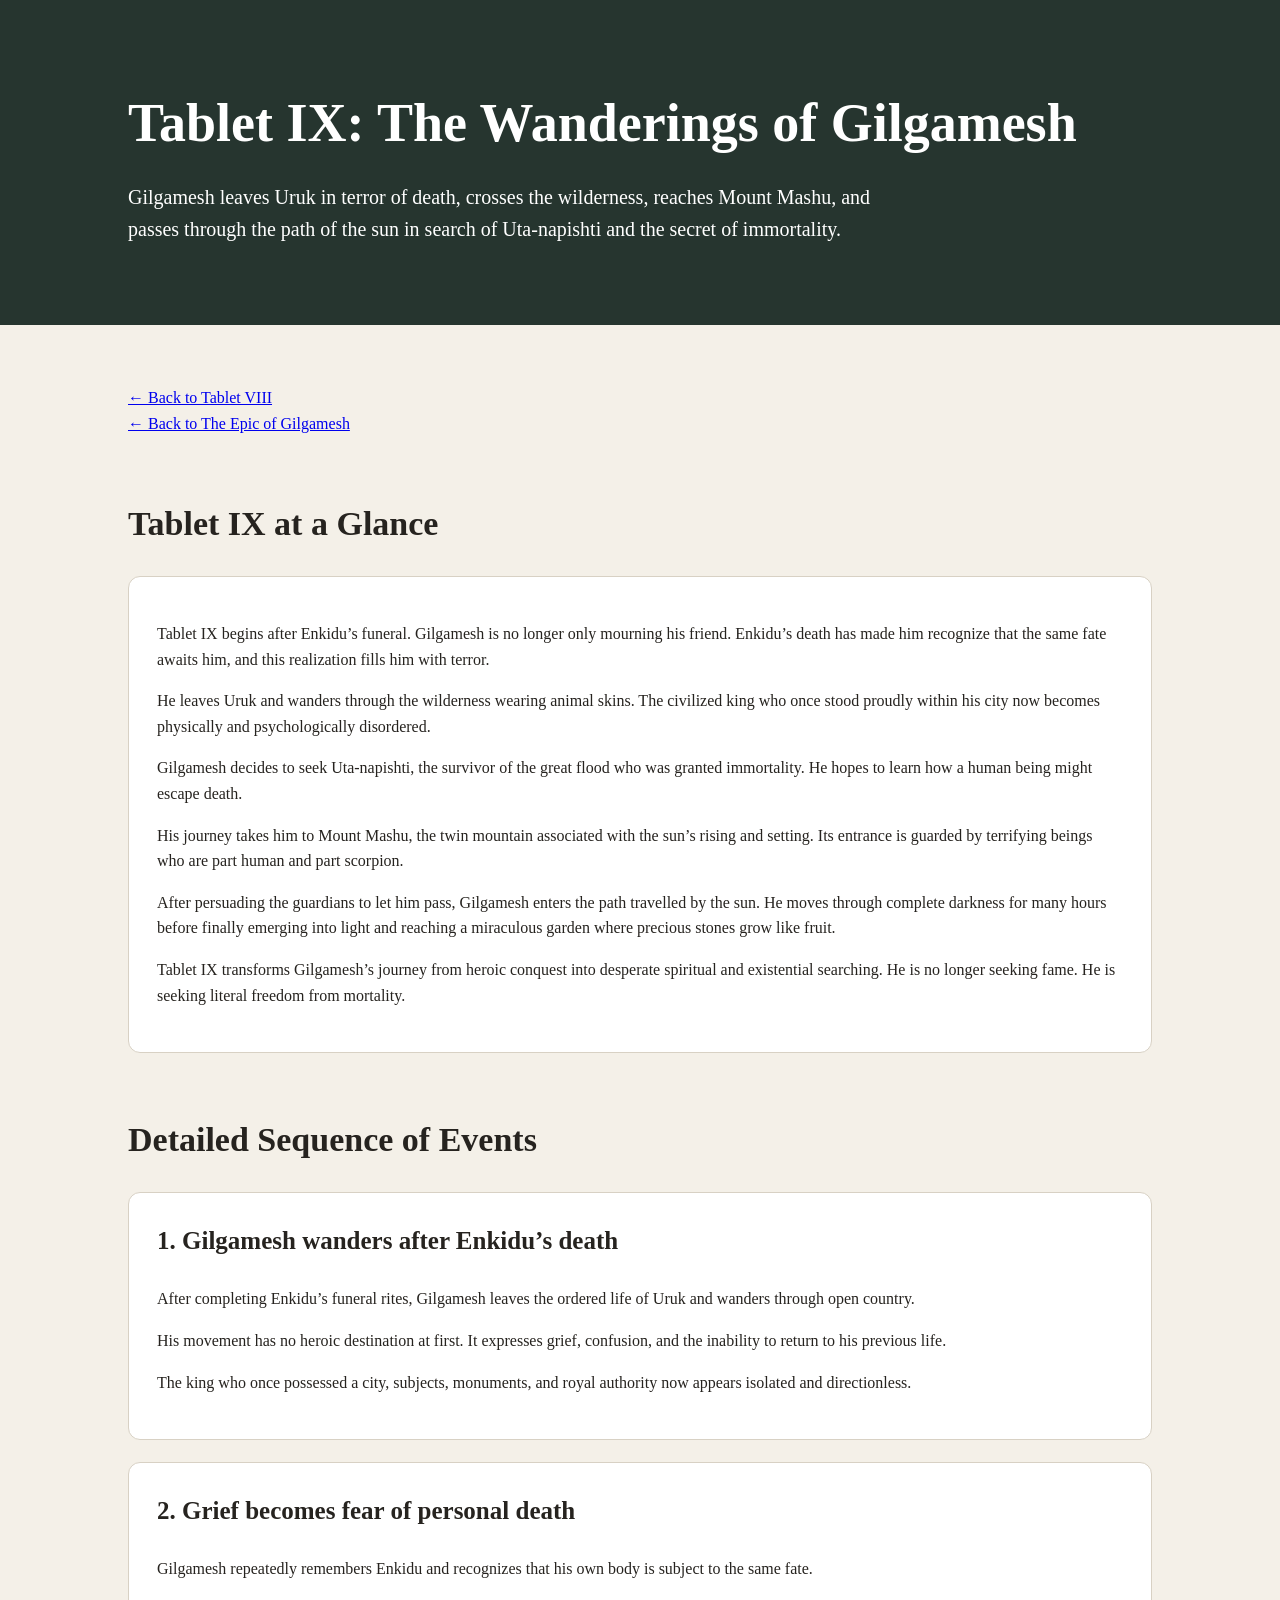
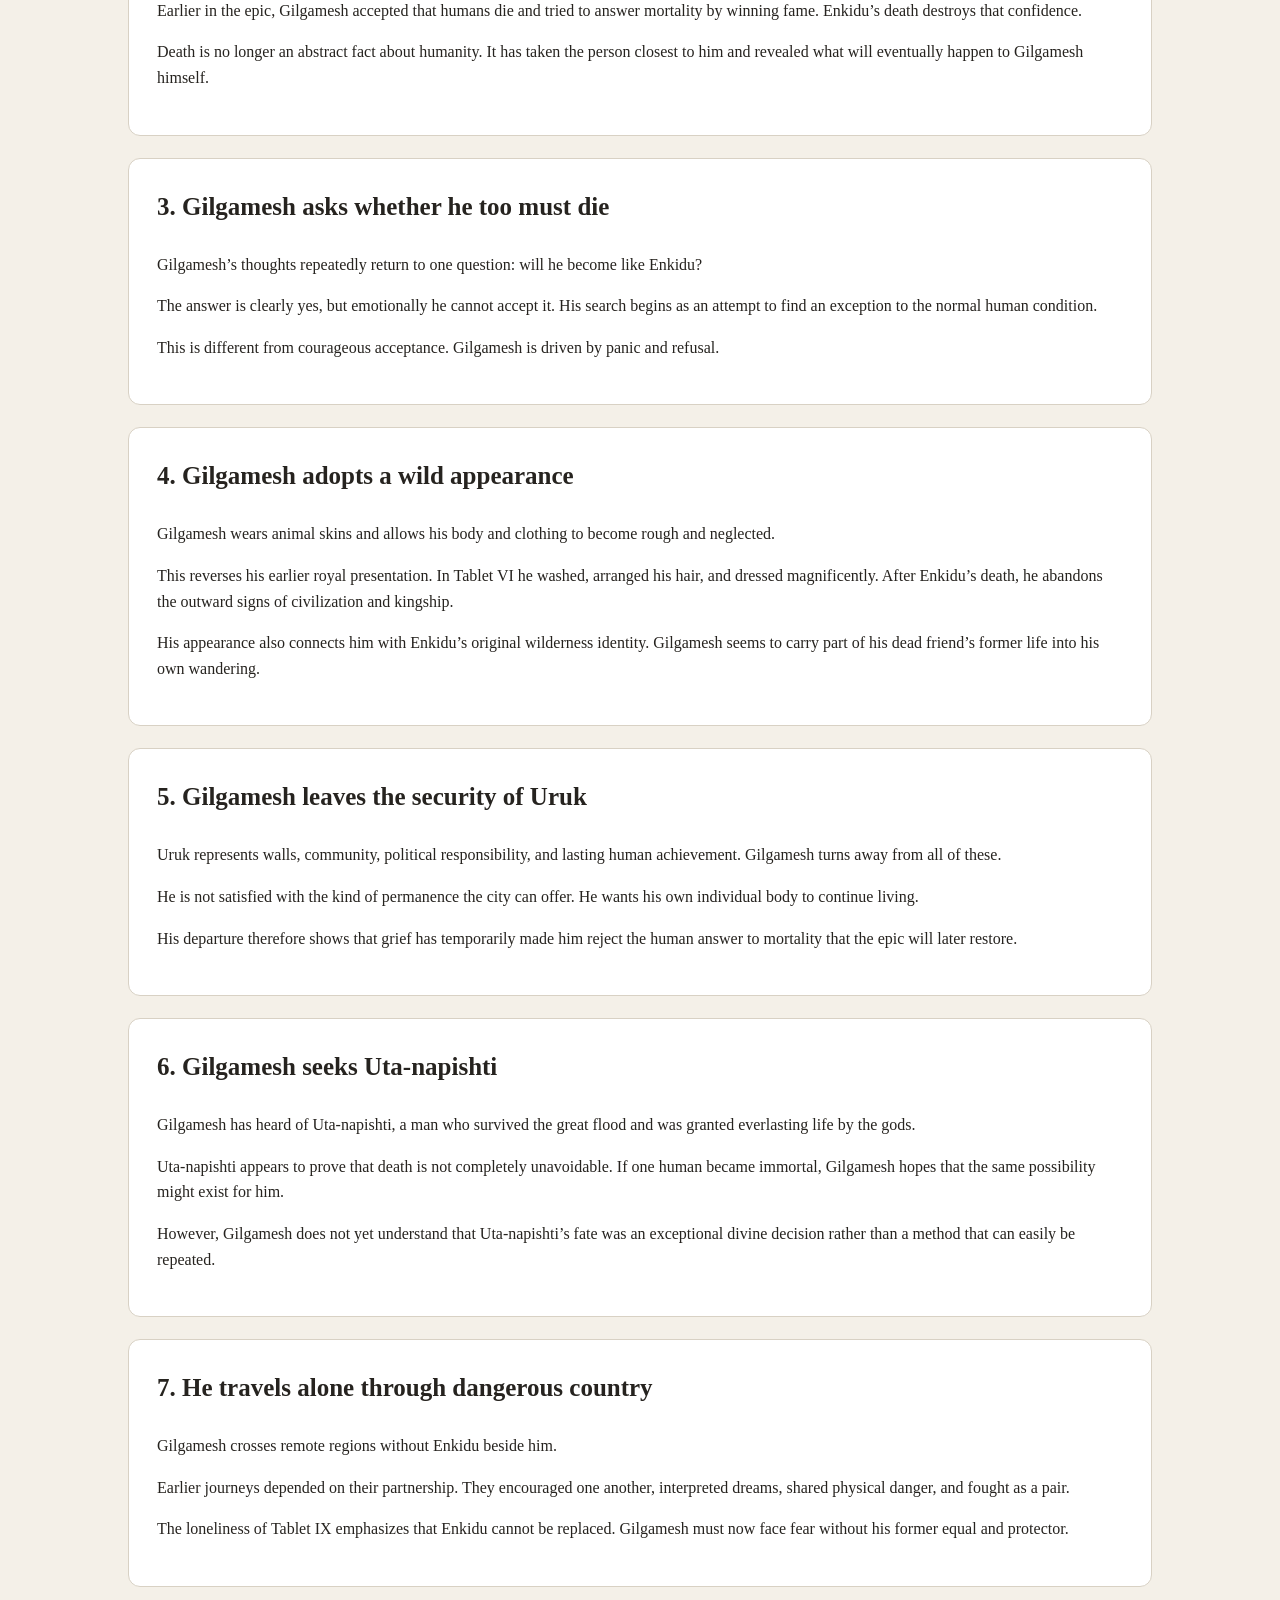
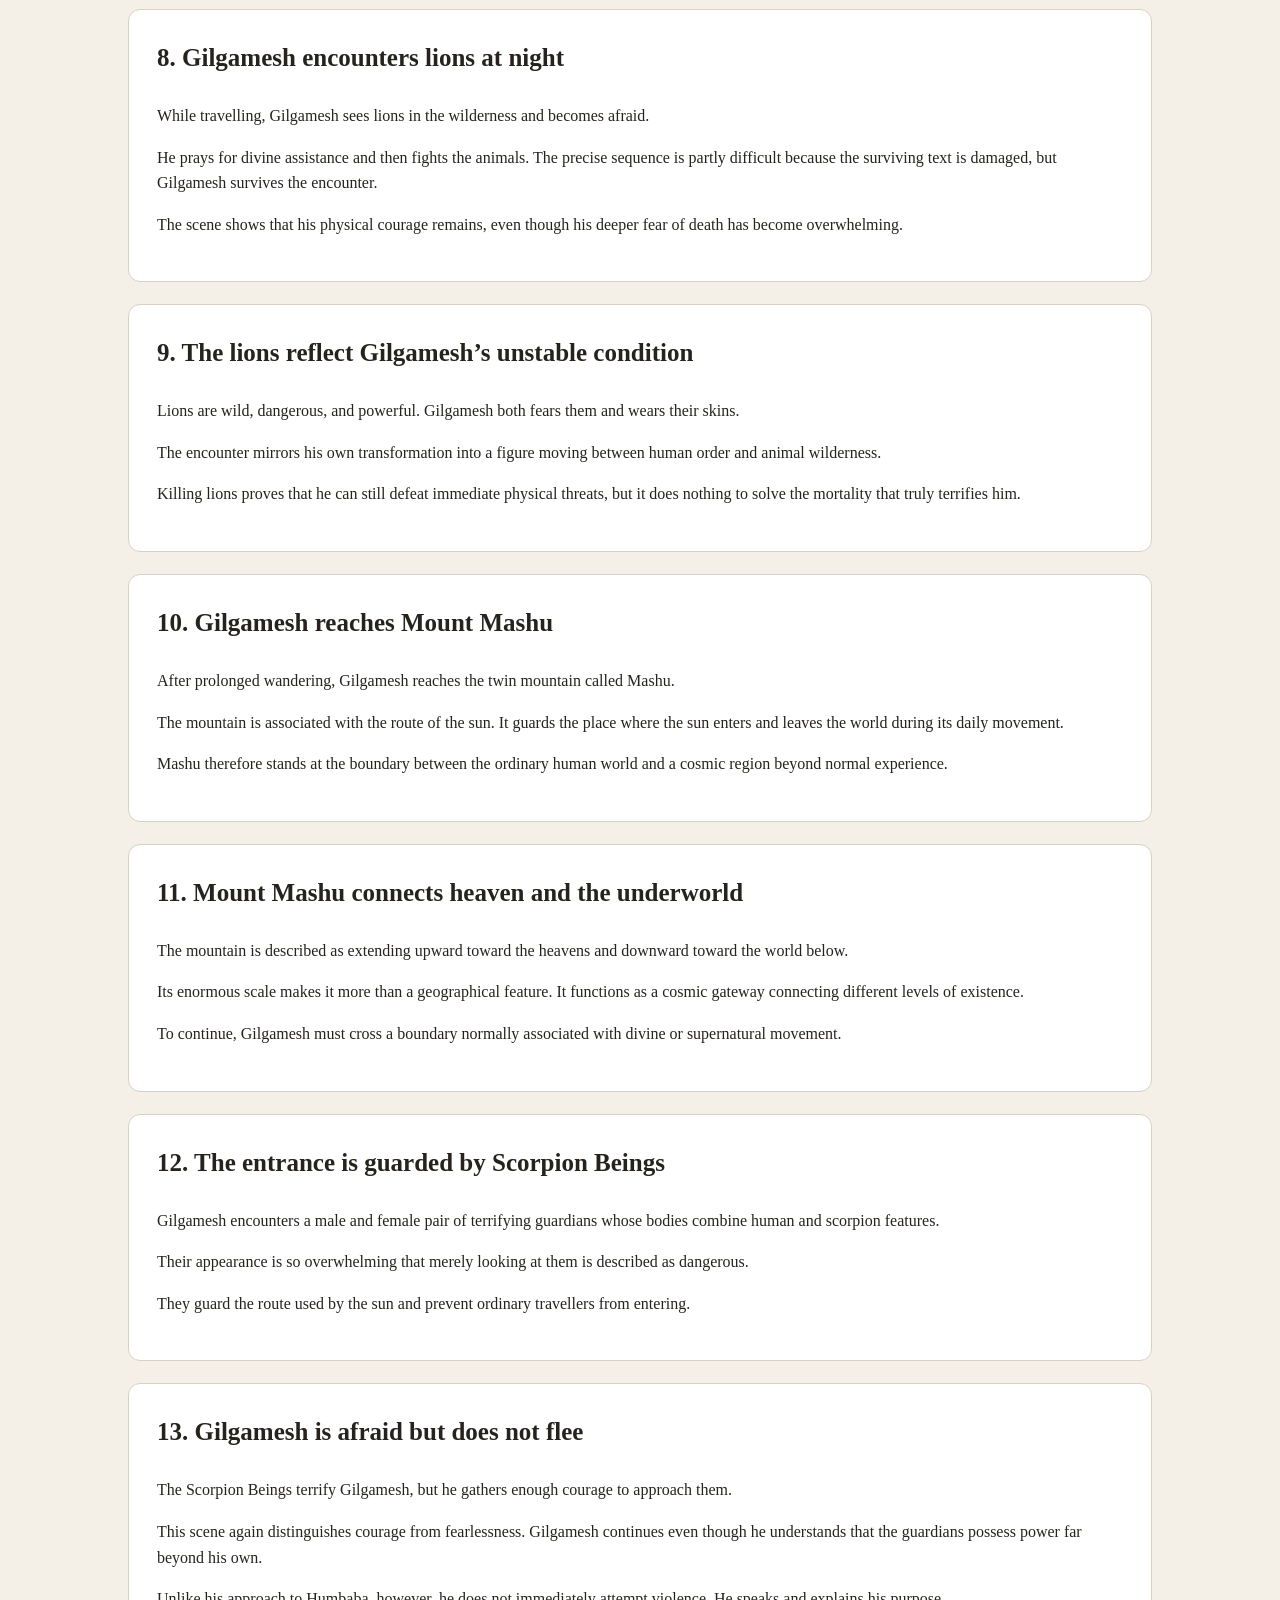
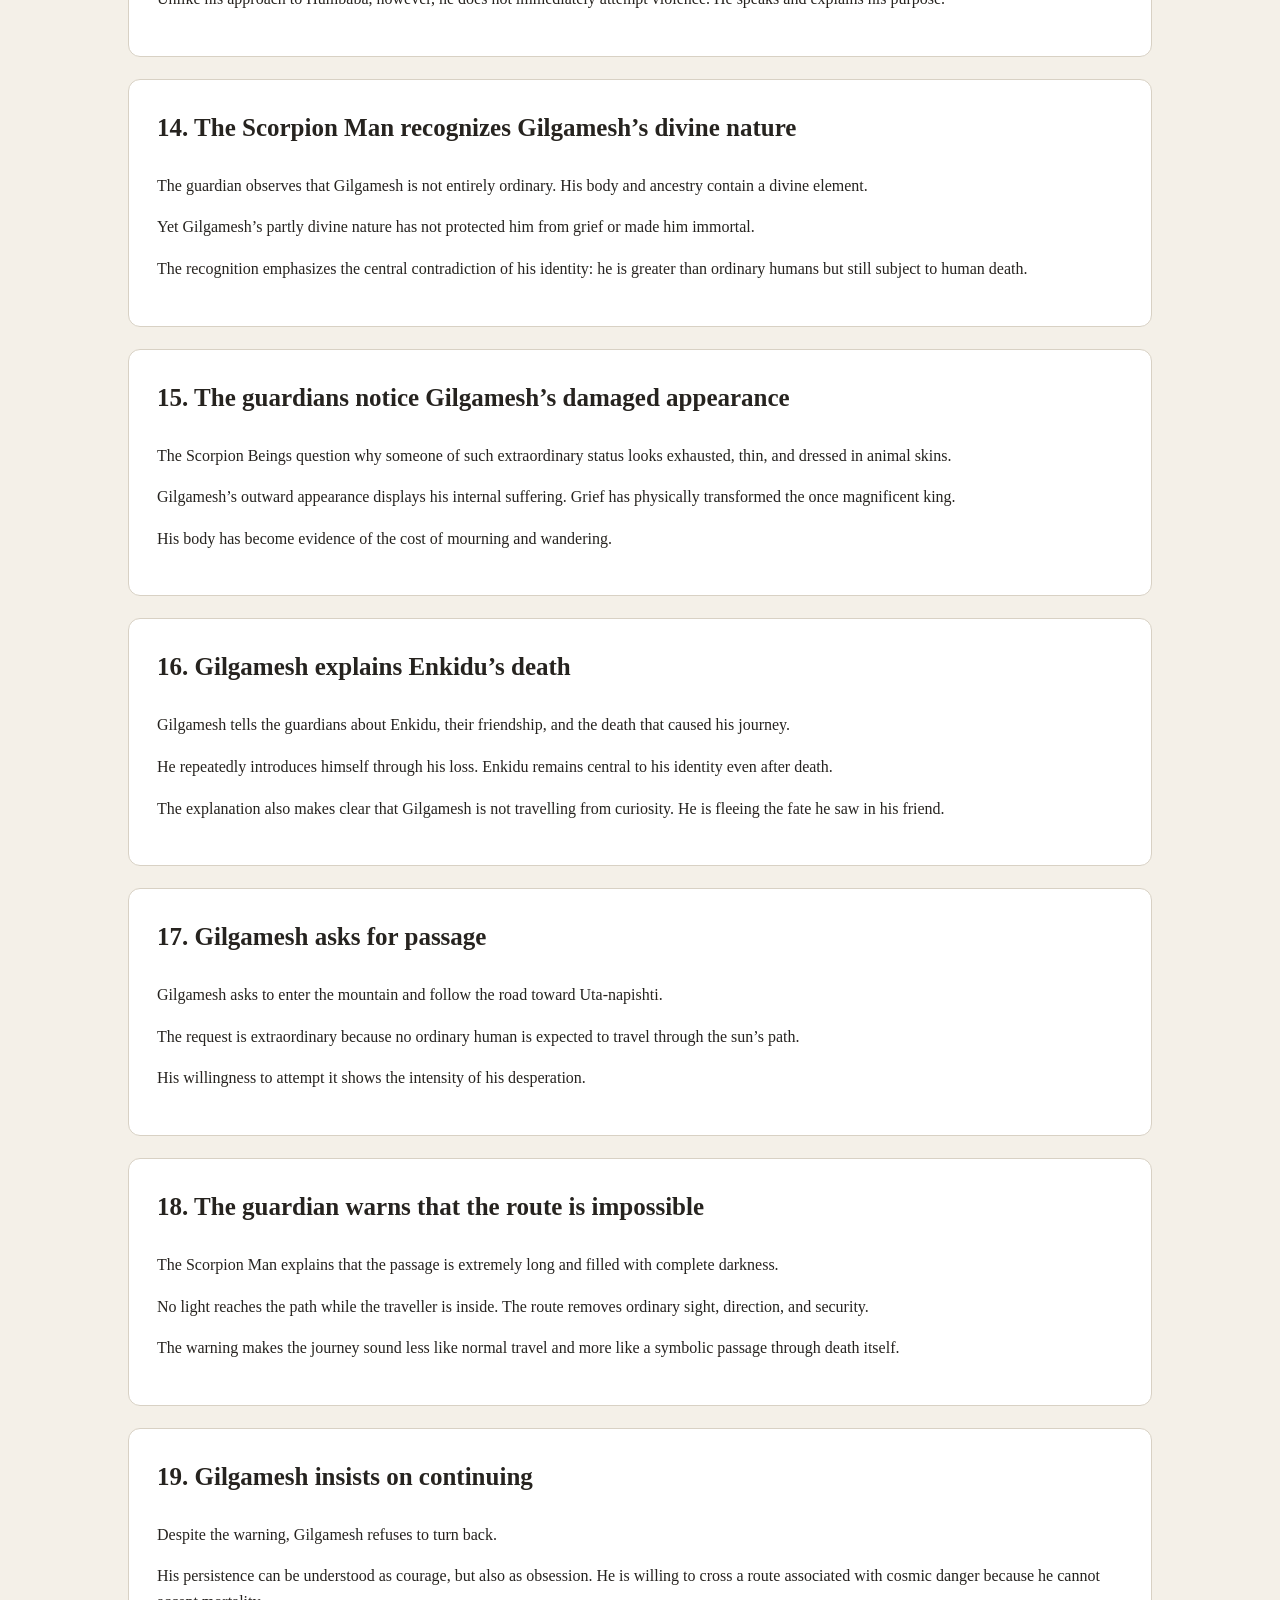
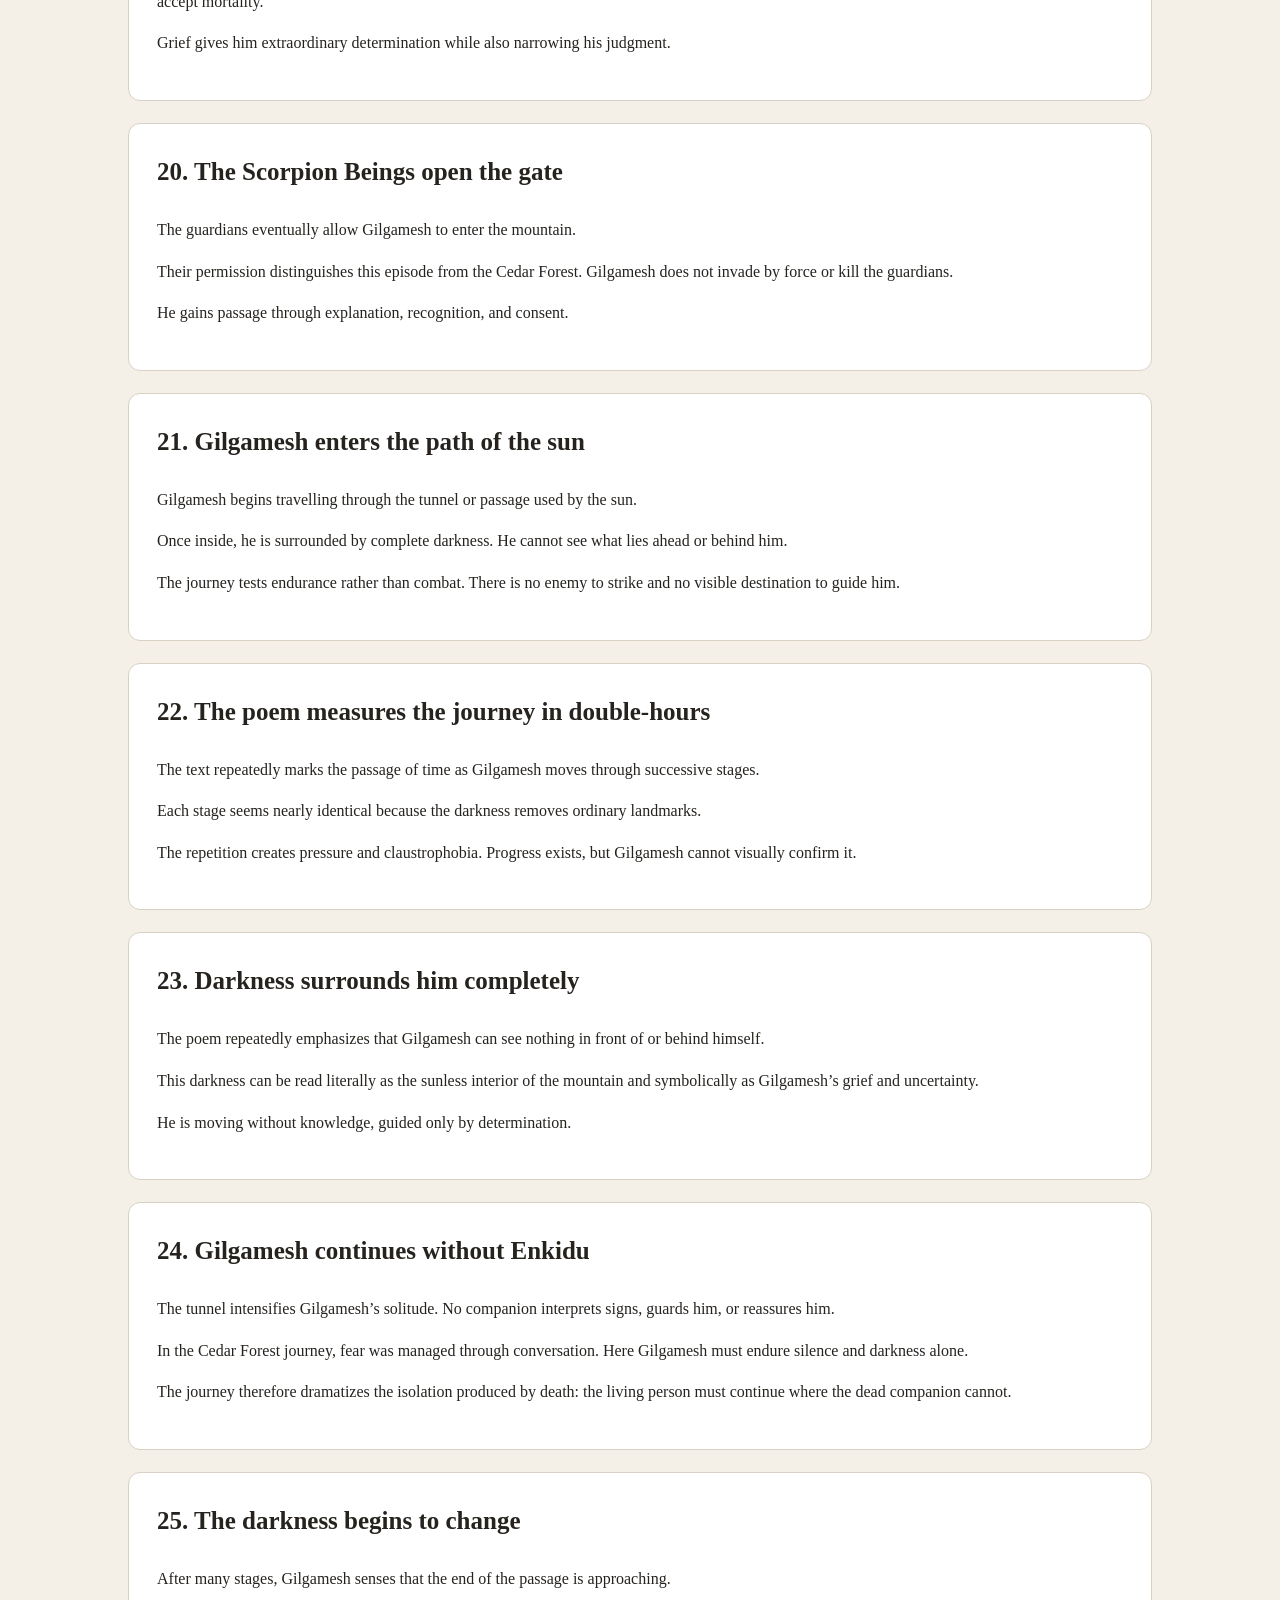
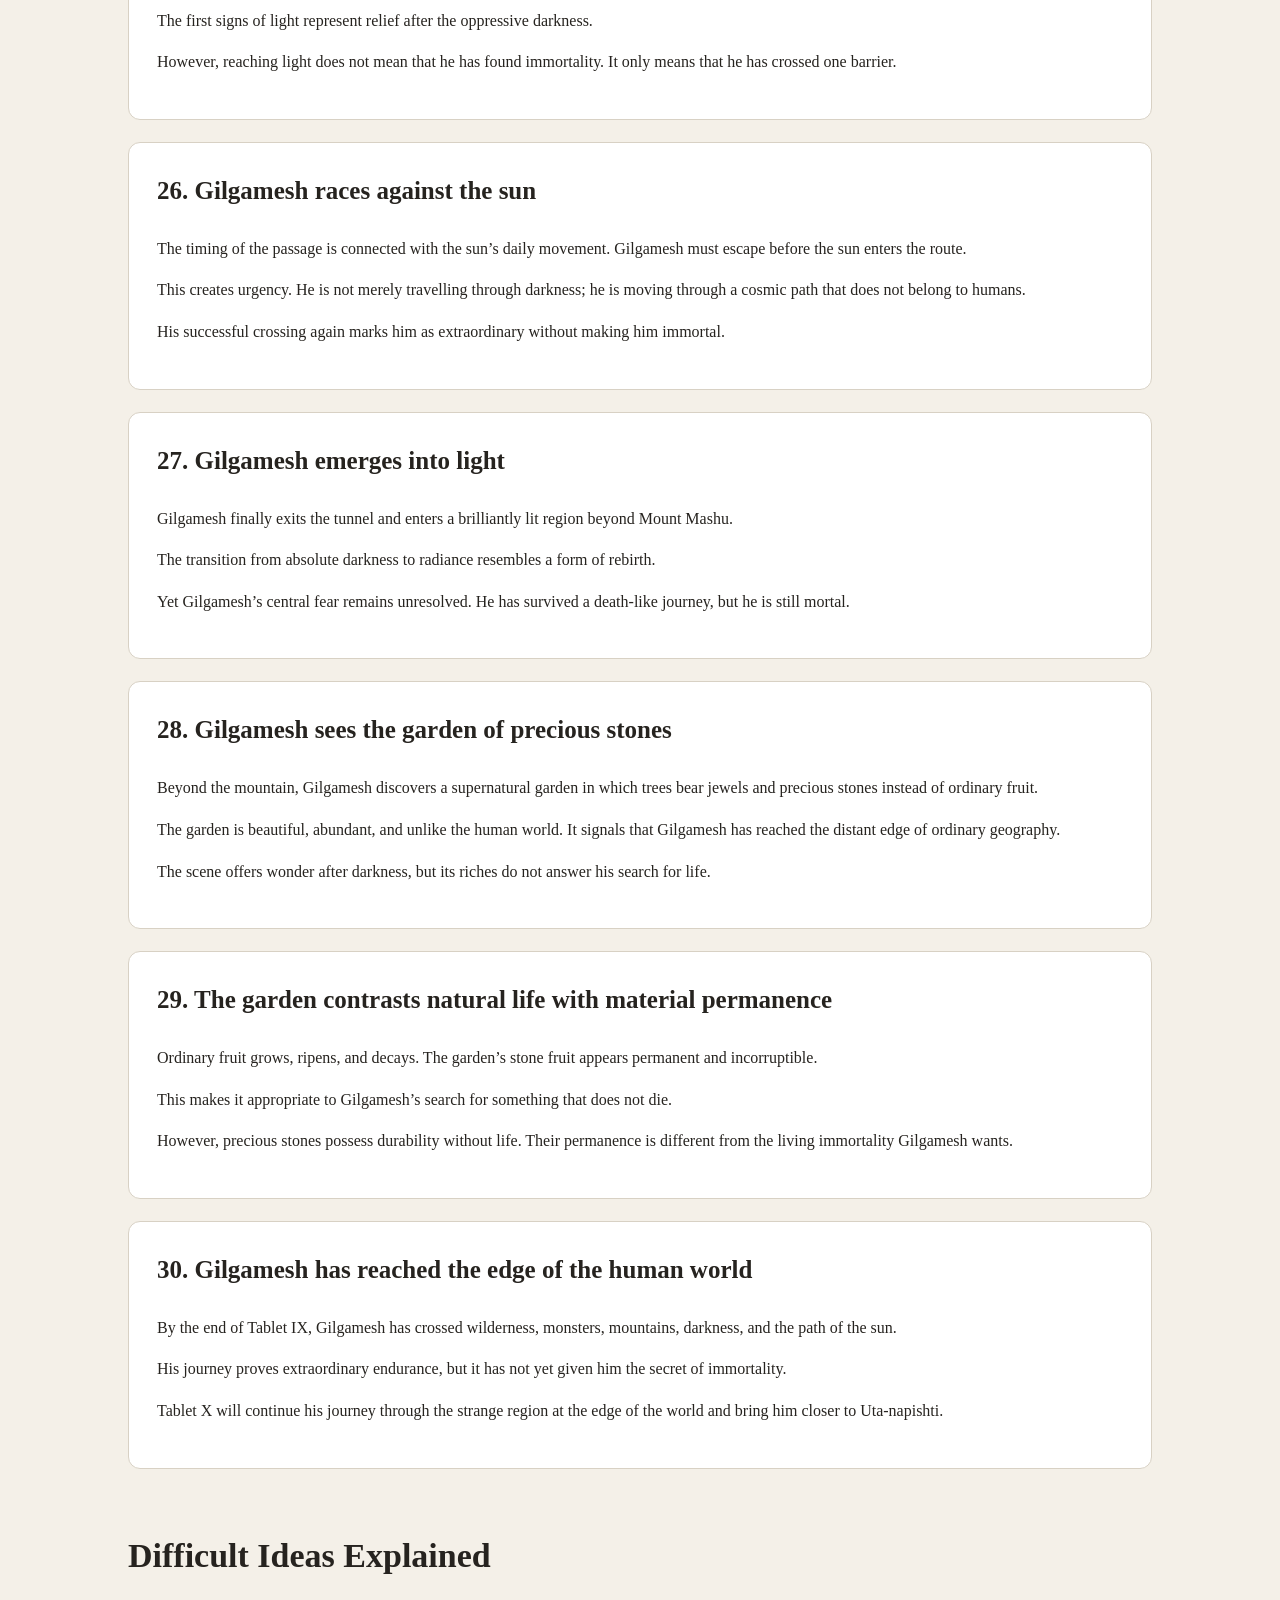
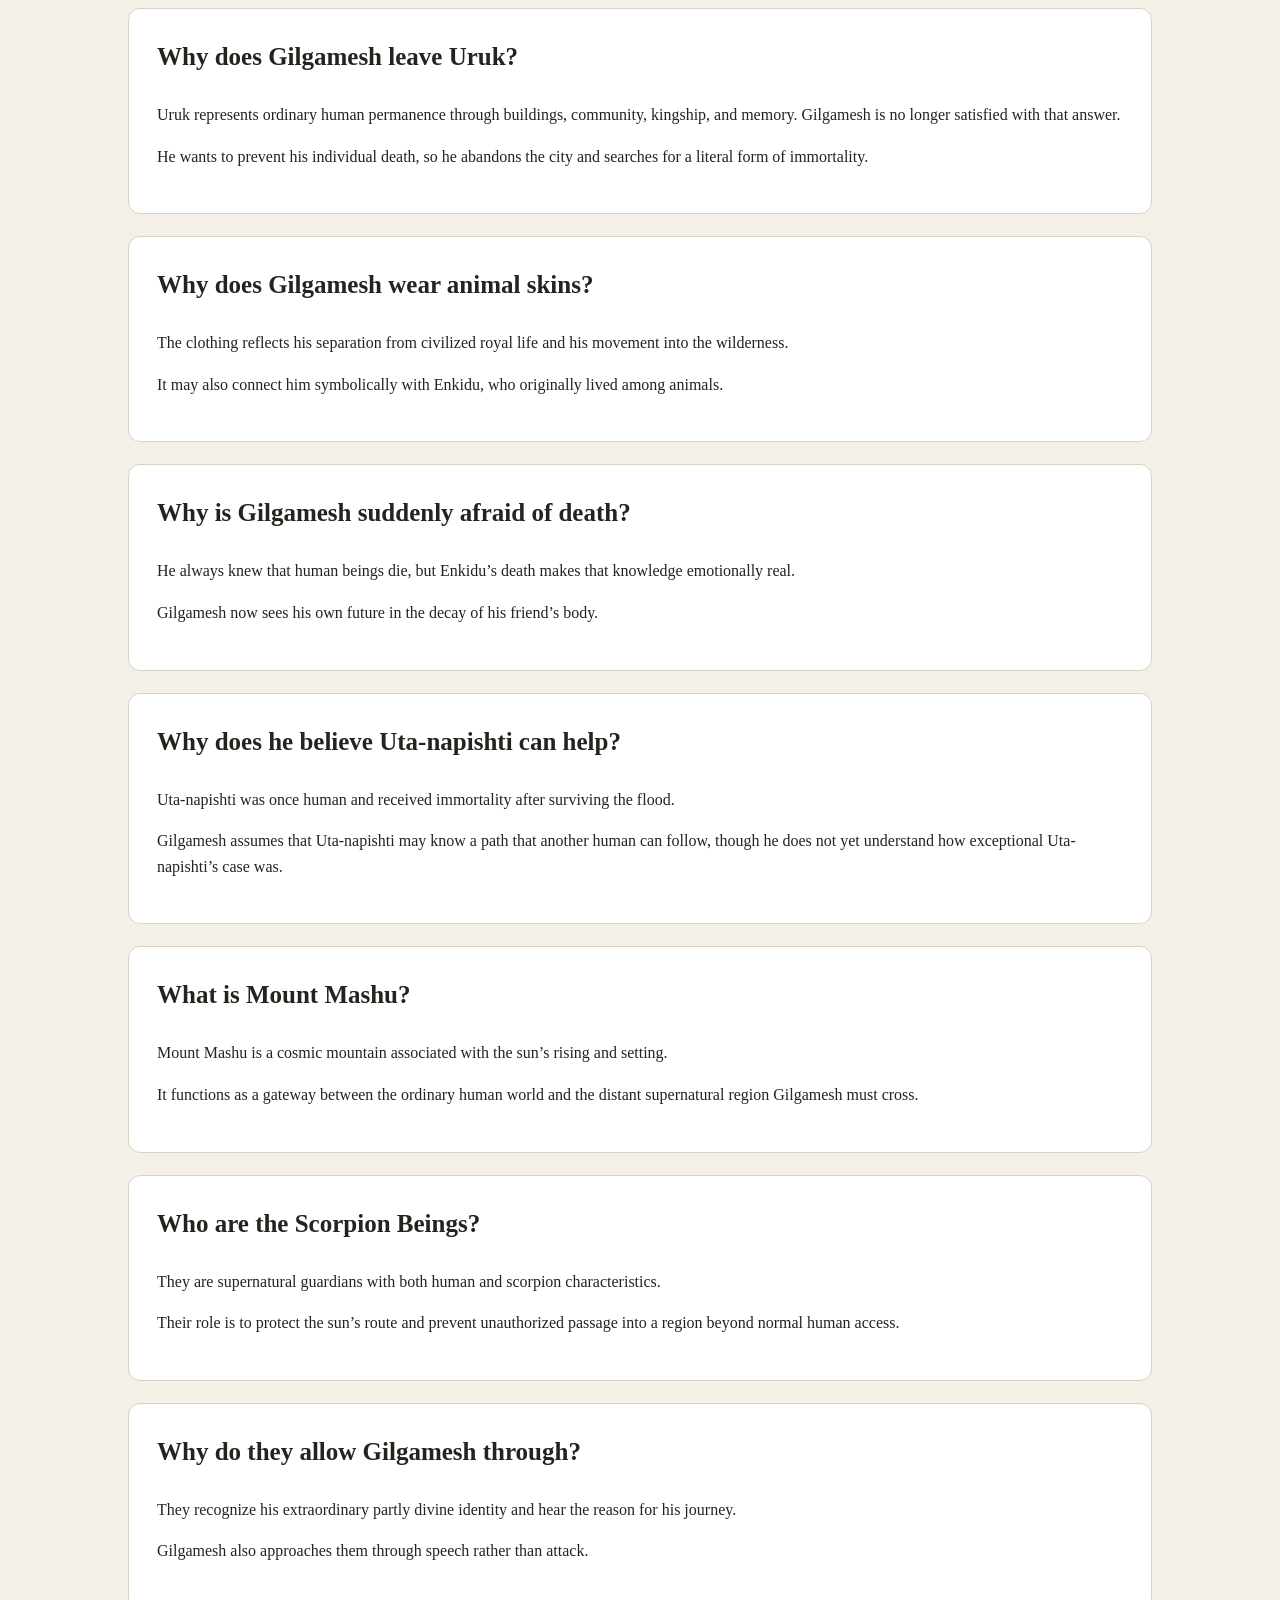
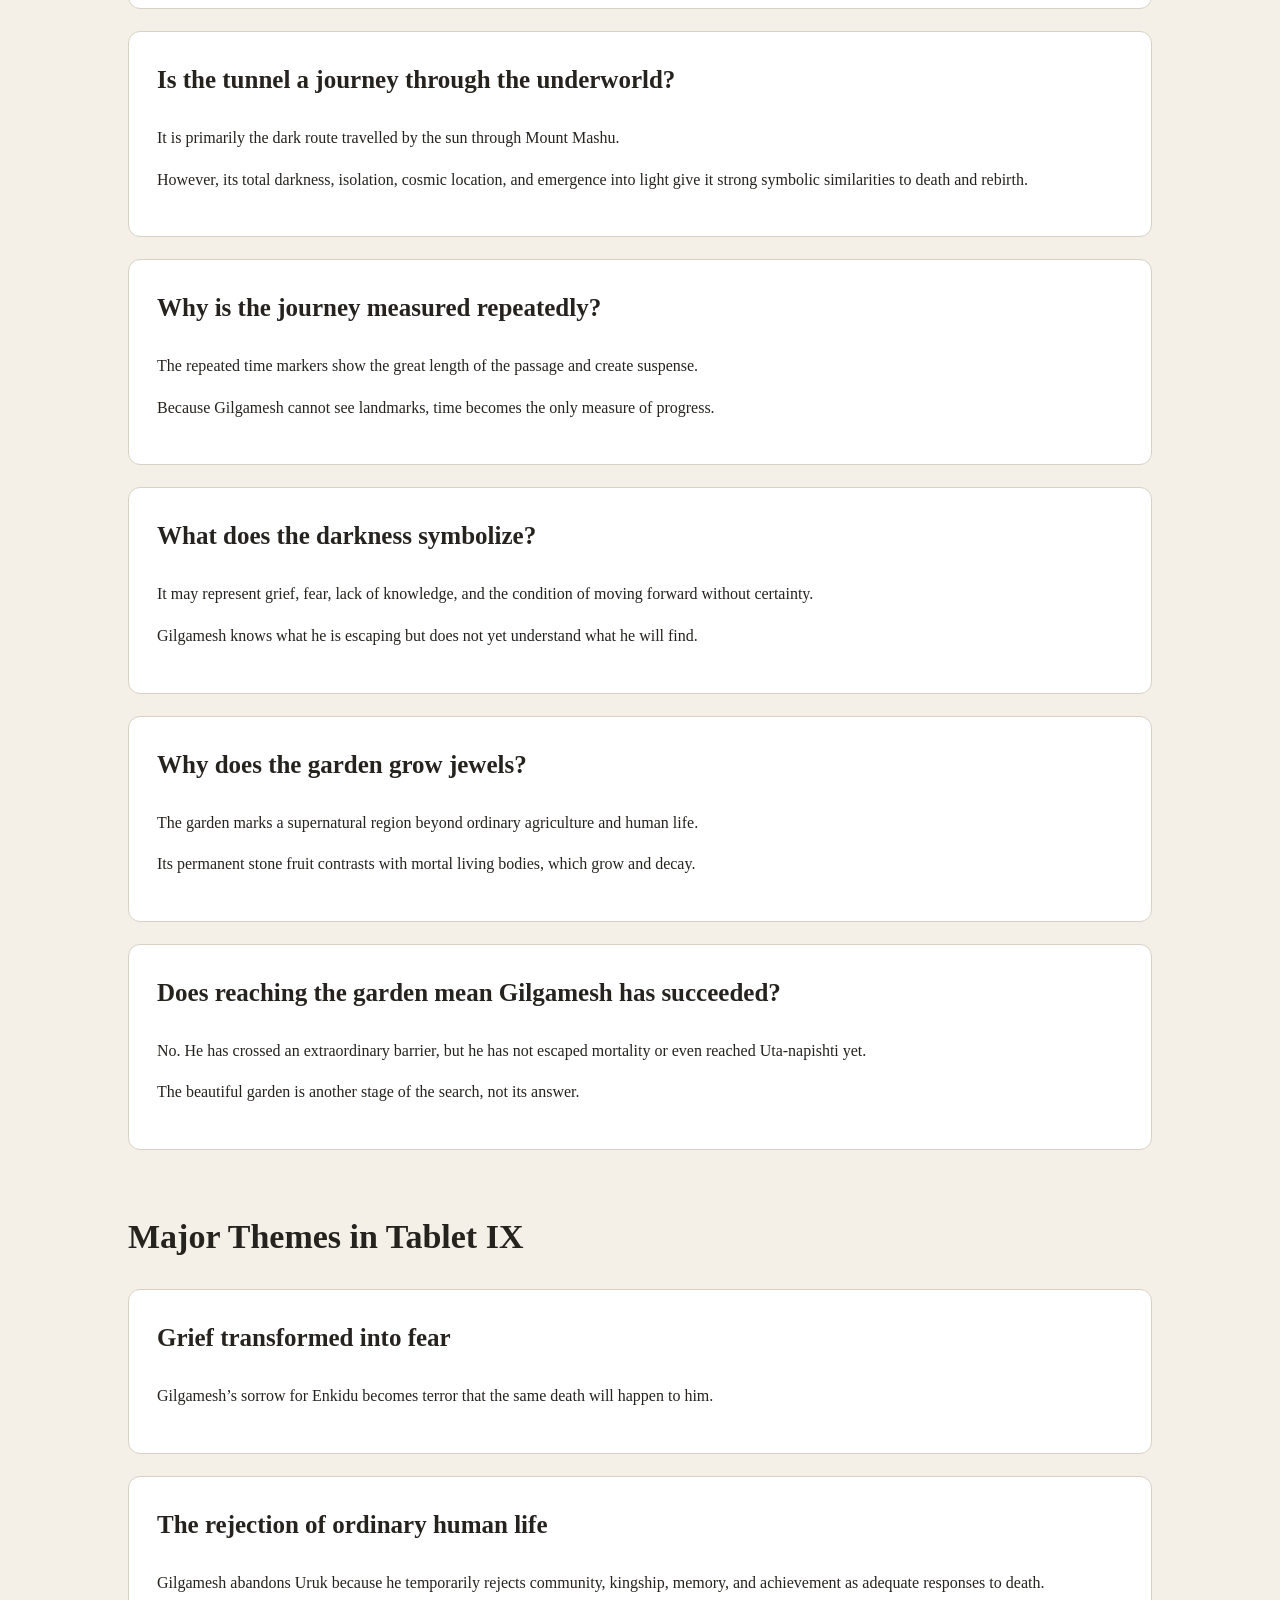
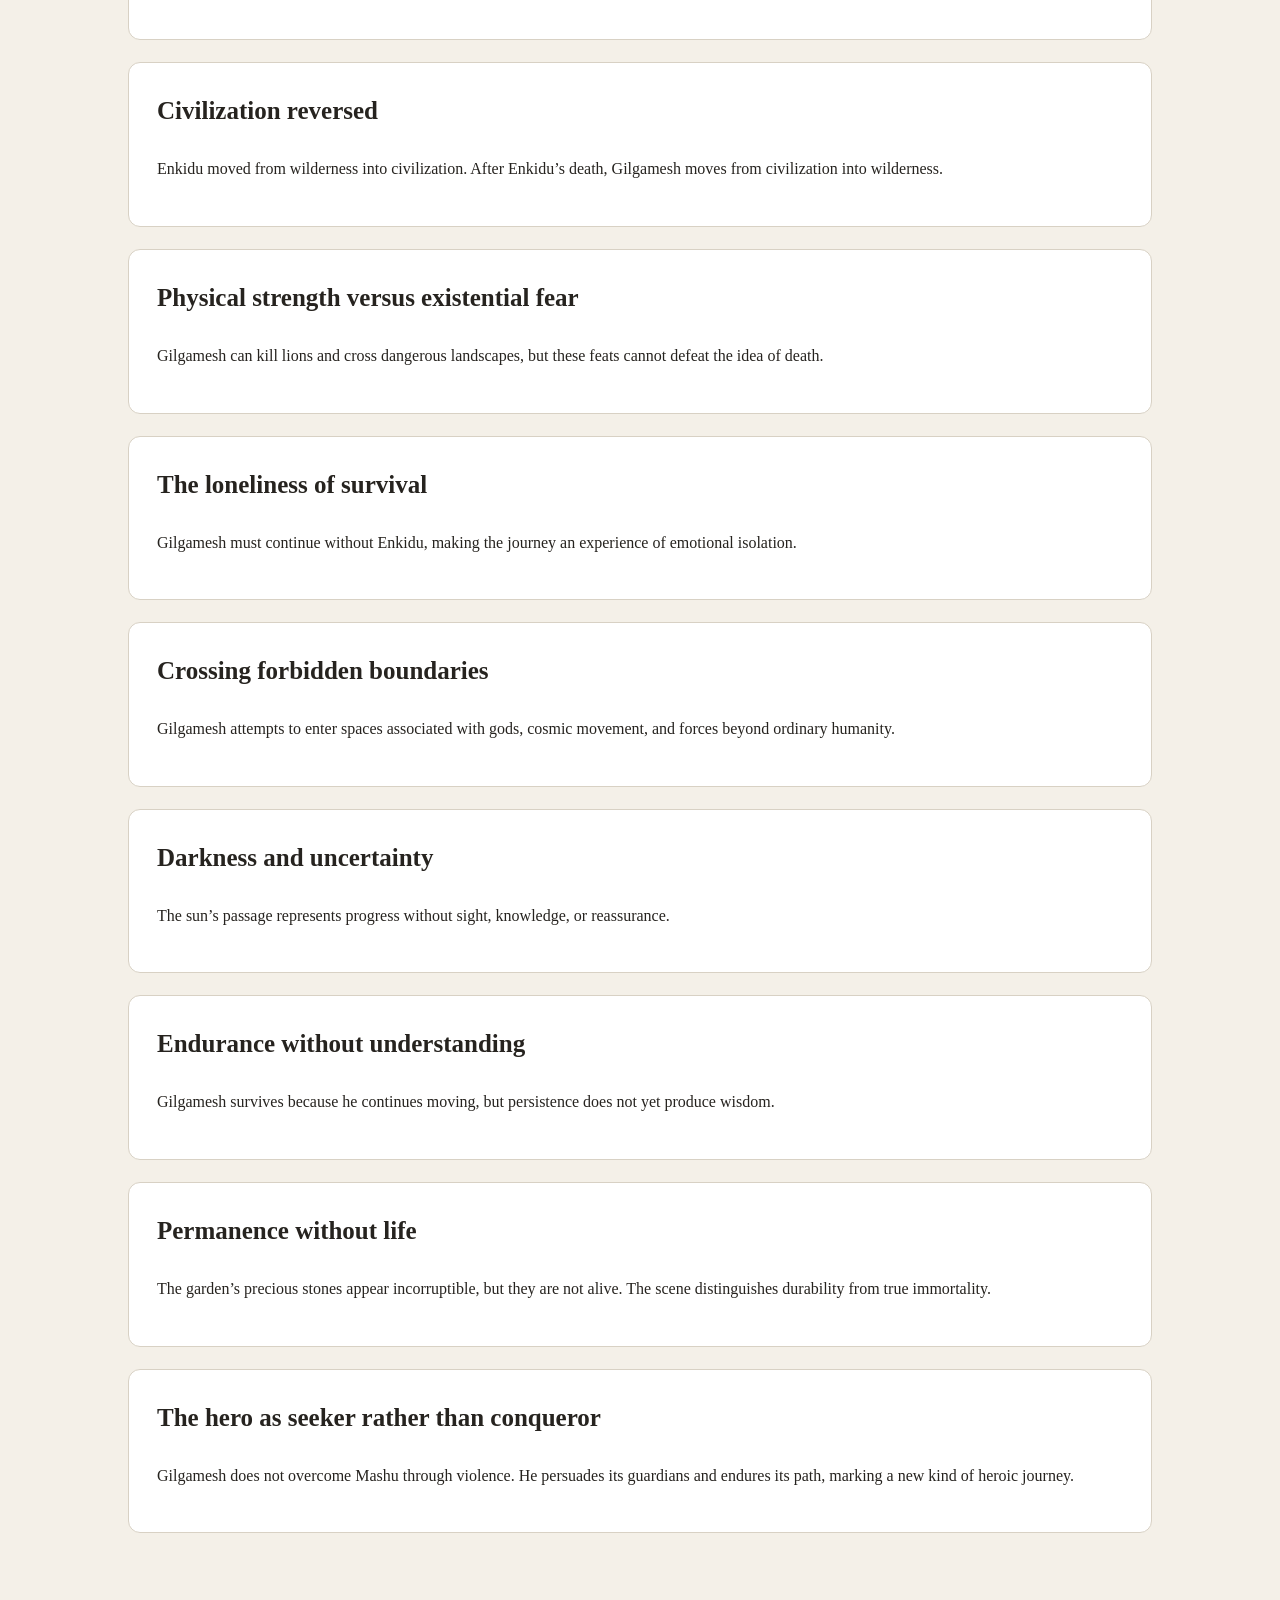
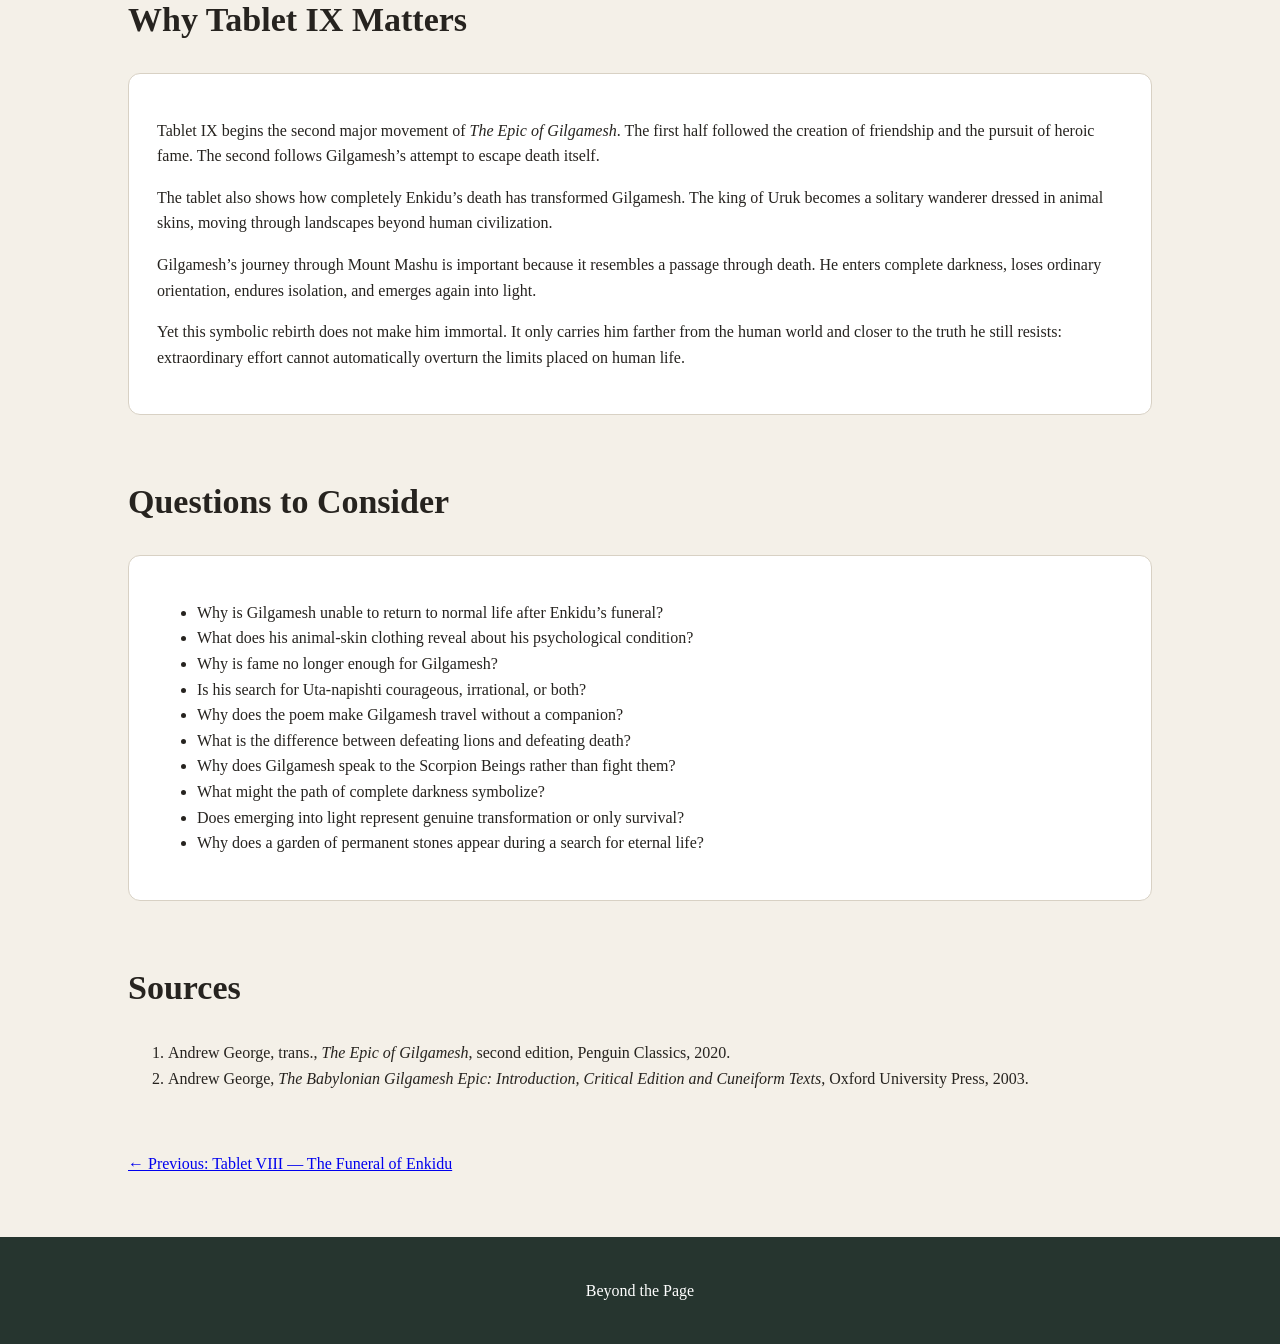
<file: gilgamesh-tablet-9.html>
<!DOCTYPE html>
<html lang="en">
<head>
  <meta charset="UTF-8">
  <meta name="viewport" content="width=device-width, initial-scale=1.0">

  <title>Tablet IX: The Wanderings of Gilgamesh | The Epic of Gilgamesh</title>
  <link rel="stylesheet" href="style.css">
</head>

<body>
  <header>
    <h1>Tablet IX: The Wanderings of Gilgamesh</h1>

    <p>
      Gilgamesh leaves Uruk in terror of death, crosses the wilderness,
      reaches Mount Mashu, and passes through the path of the sun in search
      of Uta-napishti and the secret of immortality.
    </p>
  </header>

  <main>
    <section>
      <a href="gilgamesh-tablet-8.html">← Back to Tablet VIII</a>
      <br>
      <a href="gilgamesh.html">← Back to The Epic of Gilgamesh</a>
    </section>

    <section>
      <h2>Tablet IX at a Glance</h2>

      <article>
        <p>
          Tablet IX begins after Enkidu’s funeral. Gilgamesh is no longer only
          mourning his friend. Enkidu’s death has made him recognize that the
          same fate awaits him, and this realization fills him with terror.
        </p>

        <p>
          He leaves Uruk and wanders through the wilderness wearing animal
          skins. The civilized king who once stood proudly within his city now
          becomes physically and psychologically disordered.
        </p>

        <p>
          Gilgamesh decides to seek Uta-napishti, the survivor of the great
          flood who was granted immortality. He hopes to learn how a human
          being might escape death.
        </p>

        <p>
          His journey takes him to Mount Mashu, the twin mountain associated
          with the sun’s rising and setting. Its entrance is guarded by
          terrifying beings who are part human and part scorpion.
        </p>

        <p>
          After persuading the guardians to let him pass, Gilgamesh enters the
          path travelled by the sun. He moves through complete darkness for
          many hours before finally emerging into light and reaching a
          miraculous garden where precious stones grow like fruit.
        </p>

        <p>
          Tablet IX transforms Gilgamesh’s journey from heroic conquest into
          desperate spiritual and existential searching. He is no longer
          seeking fame. He is seeking literal freedom from mortality.
        </p>
      </article>
    </section>

    <section>
      <h2>Detailed Sequence of Events</h2>

      <article>
        <h3>1. Gilgamesh wanders after Enkidu’s death</h3>

        <p>
          After completing Enkidu’s funeral rites, Gilgamesh leaves the ordered
          life of Uruk and wanders through open country.
        </p>

        <p>
          His movement has no heroic destination at first. It expresses grief,
          confusion, and the inability to return to his previous life.
        </p>

        <p>
          The king who once possessed a city, subjects, monuments, and royal
          authority now appears isolated and directionless.
        </p>
      </article>

      <article>
        <h3>2. Grief becomes fear of personal death</h3>

        <p>
          Gilgamesh repeatedly remembers Enkidu and recognizes that his own
          body is subject to the same fate.
        </p>

        <p>
          Earlier in the epic, Gilgamesh accepted that humans die and tried to
          answer mortality by winning fame. Enkidu’s death destroys that
          confidence.
        </p>

        <p>
          Death is no longer an abstract fact about humanity. It has taken the
          person closest to him and revealed what will eventually happen to
          Gilgamesh himself.
        </p>
      </article>

      <article>
        <h3>3. Gilgamesh asks whether he too must die</h3>

        <p>
          Gilgamesh’s thoughts repeatedly return to one question: will he
          become like Enkidu?
        </p>

        <p>
          The answer is clearly yes, but emotionally he cannot accept it.
          His search begins as an attempt to find an exception to the normal
          human condition.
        </p>

        <p>
          This is different from courageous acceptance. Gilgamesh is driven by
          panic and refusal.
        </p>
      </article>

      <article>
        <h3>4. Gilgamesh adopts a wild appearance</h3>

        <p>
          Gilgamesh wears animal skins and allows his body and clothing to
          become rough and neglected.
        </p>

        <p>
          This reverses his earlier royal presentation. In Tablet VI he washed,
          arranged his hair, and dressed magnificently. After Enkidu’s death,
          he abandons the outward signs of civilization and kingship.
        </p>

        <p>
          His appearance also connects him with Enkidu’s original wilderness
          identity. Gilgamesh seems to carry part of his dead friend’s former
          life into his own wandering.
        </p>
      </article>

      <article>
        <h3>5. Gilgamesh leaves the security of Uruk</h3>

        <p>
          Uruk represents walls, community, political responsibility, and
          lasting human achievement. Gilgamesh turns away from all of these.
        </p>

        <p>
          He is not satisfied with the kind of permanence the city can offer.
          He wants his own individual body to continue living.
        </p>

        <p>
          His departure therefore shows that grief has temporarily made him
          reject the human answer to mortality that the epic will later restore.
        </p>
      </article>

      <article>
        <h3>6. Gilgamesh seeks Uta-napishti</h3>

        <p>
          Gilgamesh has heard of Uta-napishti, a man who survived the great
          flood and was granted everlasting life by the gods.
        </p>

        <p>
          Uta-napishti appears to prove that death is not completely
          unavoidable. If one human became immortal, Gilgamesh hopes that the
          same possibility might exist for him.
        </p>

        <p>
          However, Gilgamesh does not yet understand that Uta-napishti’s fate
          was an exceptional divine decision rather than a method that can
          easily be repeated.
        </p>
      </article>

      <article>
        <h3>7. He travels alone through dangerous country</h3>

        <p>
          Gilgamesh crosses remote regions without Enkidu beside him.
        </p>

        <p>
          Earlier journeys depended on their partnership. They encouraged one
          another, interpreted dreams, shared physical danger, and fought as a
          pair.
        </p>

        <p>
          The loneliness of Tablet IX emphasizes that Enkidu cannot be replaced.
          Gilgamesh must now face fear without his former equal and protector.
        </p>
      </article>

      <article>
        <h3>8. Gilgamesh encounters lions at night</h3>

        <p>
          While travelling, Gilgamesh sees lions in the wilderness and becomes
          afraid.
        </p>

        <p>
          He prays for divine assistance and then fights the animals.
          The precise sequence is partly difficult because the surviving text
          is damaged, but Gilgamesh survives the encounter.
        </p>

        <p>
          The scene shows that his physical courage remains, even though his
          deeper fear of death has become overwhelming.
        </p>
      </article>

      <article>
        <h3>9. The lions reflect Gilgamesh’s unstable condition</h3>

        <p>
          Lions are wild, dangerous, and powerful. Gilgamesh both fears them
          and wears their skins.
        </p>

        <p>
          The encounter mirrors his own transformation into a figure moving
          between human order and animal wilderness.
        </p>

        <p>
          Killing lions proves that he can still defeat immediate physical
          threats, but it does nothing to solve the mortality that truly
          terrifies him.
        </p>
      </article>

      <article>
        <h3>10. Gilgamesh reaches Mount Mashu</h3>

        <p>
          After prolonged wandering, Gilgamesh reaches the twin mountain called
          Mashu.
        </p>

        <p>
          The mountain is associated with the route of the sun. It guards the
          place where the sun enters and leaves the world during its daily
          movement.
        </p>

        <p>
          Mashu therefore stands at the boundary between the ordinary human
          world and a cosmic region beyond normal experience.
        </p>
      </article>

      <article>
        <h3>11. Mount Mashu connects heaven and the underworld</h3>

        <p>
          The mountain is described as extending upward toward the heavens and
          downward toward the world below.
        </p>

        <p>
          Its enormous scale makes it more than a geographical feature.
          It functions as a cosmic gateway connecting different levels of
          existence.
        </p>

        <p>
          To continue, Gilgamesh must cross a boundary normally associated
          with divine or supernatural movement.
        </p>
      </article>

      <article>
        <h3>12. The entrance is guarded by Scorpion Beings</h3>

        <p>
          Gilgamesh encounters a male and female pair of terrifying guardians
          whose bodies combine human and scorpion features.
        </p>

        <p>
          Their appearance is so overwhelming that merely looking at them is
          described as dangerous.
        </p>

        <p>
          They guard the route used by the sun and prevent ordinary travellers
          from entering.
        </p>
      </article>

      <article>
        <h3>13. Gilgamesh is afraid but does not flee</h3>

        <p>
          The Scorpion Beings terrify Gilgamesh, but he gathers enough courage
          to approach them.
        </p>

        <p>
          This scene again distinguishes courage from fearlessness.
          Gilgamesh continues even though he understands that the guardians
          possess power far beyond his own.
        </p>

        <p>
          Unlike his approach to Humbaba, however, he does not immediately
          attempt violence. He speaks and explains his purpose.
        </p>
      </article>

      <article>
        <h3>14. The Scorpion Man recognizes Gilgamesh’s divine nature</h3>

        <p>
          The guardian observes that Gilgamesh is not entirely ordinary.
          His body and ancestry contain a divine element.
        </p>

        <p>
          Yet Gilgamesh’s partly divine nature has not protected him from grief
          or made him immortal.
        </p>

        <p>
          The recognition emphasizes the central contradiction of his identity:
          he is greater than ordinary humans but still subject to human death.
        </p>
      </article>

      <article>
        <h3>15. The guardians notice Gilgamesh’s damaged appearance</h3>

        <p>
          The Scorpion Beings question why someone of such extraordinary status
          looks exhausted, thin, and dressed in animal skins.
        </p>

        <p>
          Gilgamesh’s outward appearance displays his internal suffering.
          Grief has physically transformed the once magnificent king.
        </p>

        <p>
          His body has become evidence of the cost of mourning and wandering.
        </p>
      </article>

      <article>
        <h3>16. Gilgamesh explains Enkidu’s death</h3>

        <p>
          Gilgamesh tells the guardians about Enkidu, their friendship, and the
          death that caused his journey.
        </p>

        <p>
          He repeatedly introduces himself through his loss. Enkidu remains
          central to his identity even after death.
        </p>

        <p>
          The explanation also makes clear that Gilgamesh is not travelling
          from curiosity. He is fleeing the fate he saw in his friend.
        </p>
      </article>

      <article>
        <h3>17. Gilgamesh asks for passage</h3>

        <p>
          Gilgamesh asks to enter the mountain and follow the road toward
          Uta-napishti.
        </p>

        <p>
          The request is extraordinary because no ordinary human is expected
          to travel through the sun’s path.
        </p>

        <p>
          His willingness to attempt it shows the intensity of his desperation.
        </p>
      </article>

      <article>
        <h3>18. The guardian warns that the route is impossible</h3>

        <p>
          The Scorpion Man explains that the passage is extremely long and
          filled with complete darkness.
        </p>

        <p>
          No light reaches the path while the traveller is inside.
          The route removes ordinary sight, direction, and security.
        </p>

        <p>
          The warning makes the journey sound less like normal travel and more
          like a symbolic passage through death itself.
        </p>
      </article>

      <article>
        <h3>19. Gilgamesh insists on continuing</h3>

        <p>
          Despite the warning, Gilgamesh refuses to turn back.
        </p>

        <p>
          His persistence can be understood as courage, but also as obsession.
          He is willing to cross a route associated with cosmic danger because
          he cannot accept mortality.
        </p>

        <p>
          Grief gives him extraordinary determination while also narrowing his
          judgment.
        </p>
      </article>

      <article>
        <h3>20. The Scorpion Beings open the gate</h3>

        <p>
          The guardians eventually allow Gilgamesh to enter the mountain.
        </p>

        <p>
          Their permission distinguishes this episode from the Cedar Forest.
          Gilgamesh does not invade by force or kill the guardians.
        </p>

        <p>
          He gains passage through explanation, recognition, and consent.
        </p>
      </article>

      <article>
        <h3>21. Gilgamesh enters the path of the sun</h3>

        <p>
          Gilgamesh begins travelling through the tunnel or passage used by
          the sun.
        </p>

        <p>
          Once inside, he is surrounded by complete darkness.
          He cannot see what lies ahead or behind him.
        </p>

        <p>
          The journey tests endurance rather than combat. There is no enemy to
          strike and no visible destination to guide him.
        </p>
      </article>

      <article>
        <h3>22. The poem measures the journey in double-hours</h3>

        <p>
          The text repeatedly marks the passage of time as Gilgamesh moves
          through successive stages.
        </p>

        <p>
          Each stage seems nearly identical because the darkness removes
          ordinary landmarks.
        </p>

        <p>
          The repetition creates pressure and claustrophobia. Progress exists,
          but Gilgamesh cannot visually confirm it.
        </p>
      </article>

      <article>
        <h3>23. Darkness surrounds him completely</h3>

        <p>
          The poem repeatedly emphasizes that Gilgamesh can see nothing in
          front of or behind himself.
        </p>

        <p>
          This darkness can be read literally as the sunless interior of the
          mountain and symbolically as Gilgamesh’s grief and uncertainty.
        </p>

        <p>
          He is moving without knowledge, guided only by determination.
        </p>
      </article>

      <article>
        <h3>24. Gilgamesh continues without Enkidu</h3>

        <p>
          The tunnel intensifies Gilgamesh’s solitude. No companion interprets
          signs, guards him, or reassures him.
        </p>

        <p>
          In the Cedar Forest journey, fear was managed through conversation.
          Here Gilgamesh must endure silence and darkness alone.
        </p>

        <p>
          The journey therefore dramatizes the isolation produced by death:
          the living person must continue where the dead companion cannot.
        </p>
      </article>

      <article>
        <h3>25. The darkness begins to change</h3>

        <p>
          After many stages, Gilgamesh senses that the end of the passage is
          approaching.
        </p>

        <p>
          The first signs of light represent relief after the oppressive
          darkness.
        </p>

        <p>
          However, reaching light does not mean that he has found immortality.
          It only means that he has crossed one barrier.
        </p>
      </article>

      <article>
        <h3>26. Gilgamesh races against the sun</h3>

        <p>
          The timing of the passage is connected with the sun’s daily movement.
          Gilgamesh must escape before the sun enters the route.
        </p>

        <p>
          This creates urgency. He is not merely travelling through darkness;
          he is moving through a cosmic path that does not belong to humans.
        </p>

        <p>
          His successful crossing again marks him as extraordinary without
          making him immortal.
        </p>
      </article>

      <article>
        <h3>27. Gilgamesh emerges into light</h3>

        <p>
          Gilgamesh finally exits the tunnel and enters a brilliantly lit
          region beyond Mount Mashu.
        </p>

        <p>
          The transition from absolute darkness to radiance resembles a form
          of rebirth.
        </p>

        <p>
          Yet Gilgamesh’s central fear remains unresolved. He has survived a
          death-like journey, but he is still mortal.
        </p>
      </article>

      <article>
        <h3>28. Gilgamesh sees the garden of precious stones</h3>

        <p>
          Beyond the mountain, Gilgamesh discovers a supernatural garden in
          which trees bear jewels and precious stones instead of ordinary
          fruit.
        </p>

        <p>
          The garden is beautiful, abundant, and unlike the human world.
          It signals that Gilgamesh has reached the distant edge of ordinary
          geography.
        </p>

        <p>
          The scene offers wonder after darkness, but its riches do not answer
          his search for life.
        </p>
      </article>

      <article>
        <h3>29. The garden contrasts natural life with material permanence</h3>

        <p>
          Ordinary fruit grows, ripens, and decays. The garden’s stone fruit
          appears permanent and incorruptible.
        </p>

        <p>
          This makes it appropriate to Gilgamesh’s search for something that
          does not die.
        </p>

        <p>
          However, precious stones possess durability without life. Their
          permanence is different from the living immortality Gilgamesh wants.
        </p>
      </article>

      <article>
        <h3>30. Gilgamesh has reached the edge of the human world</h3>

        <p>
          By the end of Tablet IX, Gilgamesh has crossed wilderness, monsters,
          mountains, darkness, and the path of the sun.
        </p>

        <p>
          His journey proves extraordinary endurance, but it has not yet given
          him the secret of immortality.
        </p>

        <p>
          Tablet X will continue his journey through the strange region at the
          edge of the world and bring him closer to Uta-napishti.
        </p>
      </article>
    </section>

    <section>
      <h2>Difficult Ideas Explained</h2>

      <article>
        <h3>Why does Gilgamesh leave Uruk?</h3>

        <p>
          Uruk represents ordinary human permanence through buildings,
          community, kingship, and memory. Gilgamesh is no longer satisfied
          with that answer.
        </p>

        <p>
          He wants to prevent his individual death, so he abandons the city and
          searches for a literal form of immortality.
        </p>
      </article>

      <article>
        <h3>Why does Gilgamesh wear animal skins?</h3>

        <p>
          The clothing reflects his separation from civilized royal life and
          his movement into the wilderness.
        </p>

        <p>
          It may also connect him symbolically with Enkidu, who originally
          lived among animals.
        </p>
      </article>

      <article>
        <h3>Why is Gilgamesh suddenly afraid of death?</h3>

        <p>
          He always knew that human beings die, but Enkidu’s death makes that
          knowledge emotionally real.
        </p>

        <p>
          Gilgamesh now sees his own future in the decay of his friend’s body.
        </p>
      </article>

      <article>
        <h3>Why does he believe Uta-napishti can help?</h3>

        <p>
          Uta-napishti was once human and received immortality after surviving
          the flood.
        </p>

        <p>
          Gilgamesh assumes that Uta-napishti may know a path that another
          human can follow, though he does not yet understand how exceptional
          Uta-napishti’s case was.
        </p>
      </article>

      <article>
        <h3>What is Mount Mashu?</h3>

        <p>
          Mount Mashu is a cosmic mountain associated with the sun’s rising
          and setting.
        </p>

        <p>
          It functions as a gateway between the ordinary human world and the
          distant supernatural region Gilgamesh must cross.
        </p>
      </article>

      <article>
        <h3>Who are the Scorpion Beings?</h3>

        <p>
          They are supernatural guardians with both human and scorpion
          characteristics.
        </p>

        <p>
          Their role is to protect the sun’s route and prevent unauthorized
          passage into a region beyond normal human access.
        </p>
      </article>

      <article>
        <h3>Why do they allow Gilgamesh through?</h3>

        <p>
          They recognize his extraordinary partly divine identity and hear the
          reason for his journey.
        </p>

        <p>
          Gilgamesh also approaches them through speech rather than attack.
        </p>
      </article>

      <article>
        <h3>Is the tunnel a journey through the underworld?</h3>

        <p>
          It is primarily the dark route travelled by the sun through Mount
          Mashu.
        </p>

        <p>
          However, its total darkness, isolation, cosmic location, and emergence
          into light give it strong symbolic similarities to death and rebirth.
        </p>
      </article>

      <article>
        <h3>Why is the journey measured repeatedly?</h3>

        <p>
          The repeated time markers show the great length of the passage and
          create suspense.
        </p>

        <p>
          Because Gilgamesh cannot see landmarks, time becomes the only measure
          of progress.
        </p>
      </article>

      <article>
        <h3>What does the darkness symbolize?</h3>

        <p>
          It may represent grief, fear, lack of knowledge, and the condition of
          moving forward without certainty.
        </p>

        <p>
          Gilgamesh knows what he is escaping but does not yet understand what
          he will find.
        </p>
      </article>

      <article>
        <h3>Why does the garden grow jewels?</h3>

        <p>
          The garden marks a supernatural region beyond ordinary agriculture
          and human life.
        </p>

        <p>
          Its permanent stone fruit contrasts with mortal living bodies, which
          grow and decay.
        </p>
      </article>

      <article>
        <h3>Does reaching the garden mean Gilgamesh has succeeded?</h3>

        <p>
          No. He has crossed an extraordinary barrier, but he has not escaped
          mortality or even reached Uta-napishti yet.
        </p>

        <p>
          The beautiful garden is another stage of the search, not its answer.
        </p>
      </article>
    </section>

    <section>
      <h2>Major Themes in Tablet IX</h2>

      <article>
        <h3>Grief transformed into fear</h3>

        <p>
          Gilgamesh’s sorrow for Enkidu becomes terror that the same death will
          happen to him.
        </p>
      </article>

      <article>
        <h3>The rejection of ordinary human life</h3>

        <p>
          Gilgamesh abandons Uruk because he temporarily rejects community,
          kingship, memory, and achievement as adequate responses to death.
        </p>
      </article>

      <article>
        <h3>Civilization reversed</h3>

        <p>
          Enkidu moved from wilderness into civilization. After Enkidu’s death,
          Gilgamesh moves from civilization into wilderness.
        </p>
      </article>

      <article>
        <h3>Physical strength versus existential fear</h3>

        <p>
          Gilgamesh can kill lions and cross dangerous landscapes, but these
          feats cannot defeat the idea of death.
        </p>
      </article>

      <article>
        <h3>The loneliness of survival</h3>

        <p>
          Gilgamesh must continue without Enkidu, making the journey an
          experience of emotional isolation.
        </p>
      </article>

      <article>
        <h3>Crossing forbidden boundaries</h3>

        <p>
          Gilgamesh attempts to enter spaces associated with gods, cosmic
          movement, and forces beyond ordinary humanity.
        </p>
      </article>

      <article>
        <h3>Darkness and uncertainty</h3>

        <p>
          The sun’s passage represents progress without sight, knowledge, or
          reassurance.
        </p>
      </article>

      <article>
        <h3>Endurance without understanding</h3>

        <p>
          Gilgamesh survives because he continues moving, but persistence does
          not yet produce wisdom.
        </p>
      </article>

      <article>
        <h3>Permanence without life</h3>

        <p>
          The garden’s precious stones appear incorruptible, but they are not
          alive. The scene distinguishes durability from true immortality.
        </p>
      </article>

      <article>
        <h3>The hero as seeker rather than conqueror</h3>

        <p>
          Gilgamesh does not overcome Mashu through violence. He persuades its
          guardians and endures its path, marking a new kind of heroic journey.
        </p>
      </article>
    </section>

    <section>
      <h2>Why Tablet IX Matters</h2>

      <article>
        <p>
          Tablet IX begins the second major movement of
          <em>The Epic of Gilgamesh</em>. The first half followed the creation
          of friendship and the pursuit of heroic fame. The second follows
          Gilgamesh’s attempt to escape death itself.
        </p>

        <p>
          The tablet also shows how completely Enkidu’s death has transformed
          Gilgamesh. The king of Uruk becomes a solitary wanderer dressed in
          animal skins, moving through landscapes beyond human civilization.
        </p>

        <p>
          Gilgamesh’s journey through Mount Mashu is important because it
          resembles a passage through death. He enters complete darkness,
          loses ordinary orientation, endures isolation, and emerges again
          into light.
        </p>

        <p>
          Yet this symbolic rebirth does not make him immortal. It only carries
          him farther from the human world and closer to the truth he still
          resists: extraordinary effort cannot automatically overturn the
          limits placed on human life.
        </p>
      </article>
    </section>

    <section>
      <h2>Questions to Consider</h2>

      <article>
        <ul>
          <li>
            Why is Gilgamesh unable to return to normal life after Enkidu’s
            funeral?
          </li>

          <li>
            What does his animal-skin clothing reveal about his psychological
            condition?
          </li>

          <li>
            Why is fame no longer enough for Gilgamesh?
          </li>

          <li>
            Is his search for Uta-napishti courageous, irrational, or both?
          </li>

          <li>
            Why does the poem make Gilgamesh travel without a companion?
          </li>

          <li>
            What is the difference between defeating lions and defeating death?
          </li>

          <li>
            Why does Gilgamesh speak to the Scorpion Beings rather than fight
            them?
          </li>

          <li>
            What might the path of complete darkness symbolize?
          </li>

          <li>
            Does emerging into light represent genuine transformation or only
            survival?
          </li>

          <li>
            Why does a garden of permanent stones appear during a search for
            eternal life?
          </li>
        </ul>
      </article>
    </section>

    <section>
      <h2>Sources</h2>

      <ol>
        <li>
          Andrew George, trans.,
          <em>The Epic of Gilgamesh</em>,
          second edition, Penguin Classics, 2020.
        </li>

        <li>
          Andrew George,
          <em>The Babylonian Gilgamesh Epic: Introduction, Critical Edition
          and Cuneiform Texts</em>,
          Oxford University Press, 2003.
        </li>
      </ol>
    </section>

    <section>
      <a href="gilgamesh-tablet-8.html">
        ← Previous: Tablet VIII — The Funeral of Enkidu
      </a>
    </section>
  </main>

  <footer>
    <p>Beyond the Page</p>
  </footer>
</body>
</html>
</file>
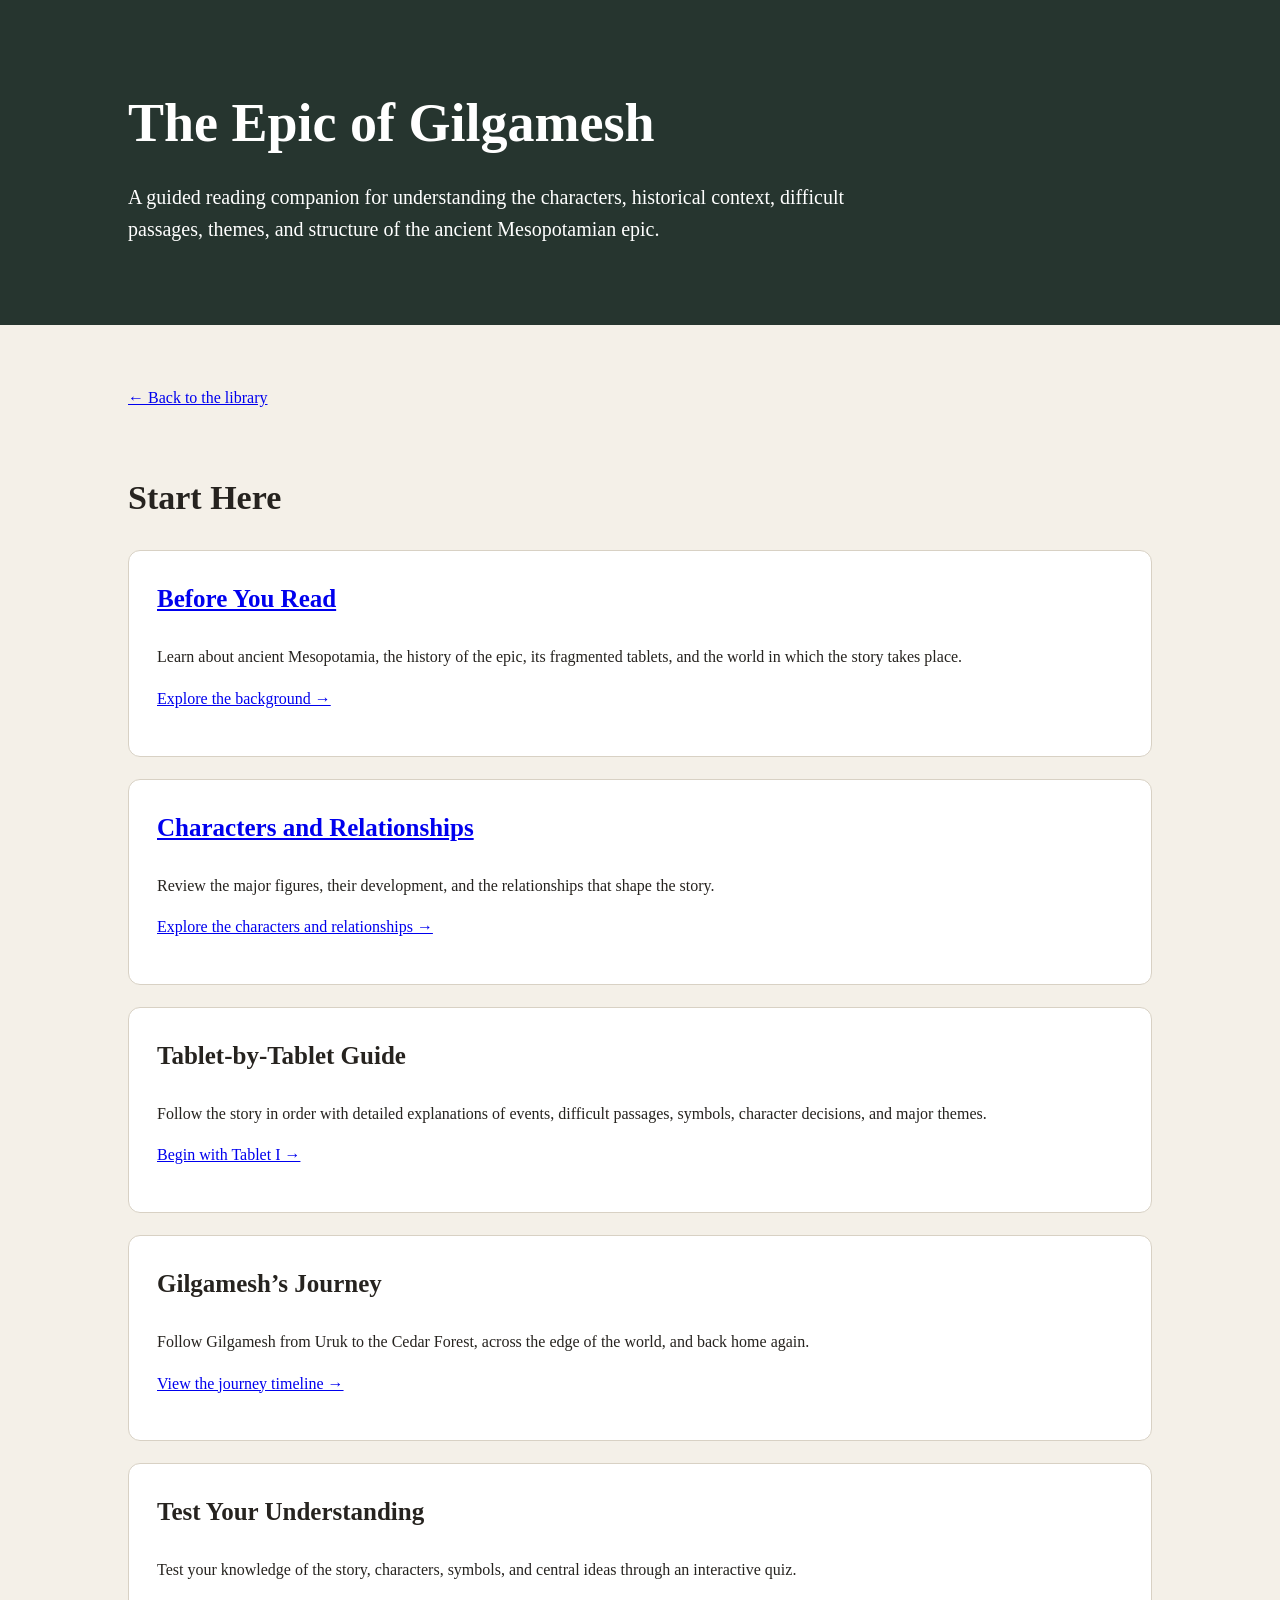
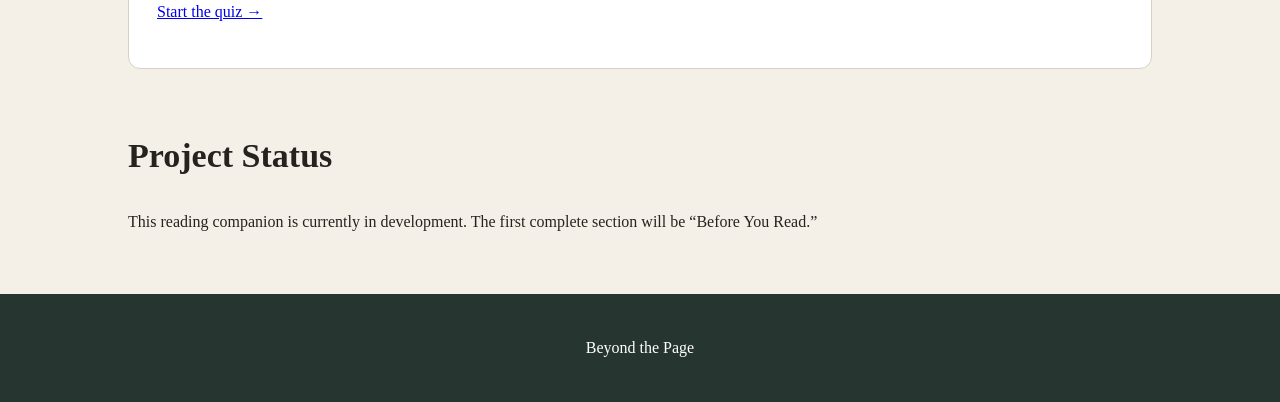
<file: gilgamesh.html>
<!DOCTYPE html>
<html lang="en">
<head>
  <meta charset="UTF-8">
  <meta name="viewport" content="width=device-width, initial-scale=1.0">

  <title>The Epic of Gilgamesh | Beyond the Page</title>
  <link rel="stylesheet" href="style.css">
</head>

<body>
  <header>
    <h1>The Epic of Gilgamesh</h1>

    <p>
      A guided reading companion for understanding the characters,
      historical context, difficult passages, themes, and structure
      of the ancient Mesopotamian epic.
    </p>
  </header>

  <main>
    <section>
      <a href="index.html">← Back to the library</a>
    </section>

    <section>
      <h2>Start Here</h2>

     <article>
  <h3>
    <a href="gilgamesh-before-reading.html">Before You Read</a>
  </h3>

  <p>
    Learn about ancient Mesopotamia, the history of the epic,
    its fragmented tablets, and the world in which the story takes place.
  </p>

  <p>
    <a href="gilgamesh-before-reading.html">
      Explore the background →
    </a>
  </p>
</article>

      <article>
  <h3>
    <a href="gilgamesh-characters.html">
      Characters and Relationships
    </a>
  </h3>

  <p>
    Review the major figures, their development, and the relationships
    that shape the story.
  </p>

  <p>
    <a href="gilgamesh-characters.html">
      Explore the characters and relationships →
    </a>
  </p>
</article>

      <article>
  <h3>Tablet-by-Tablet Guide</h3>

  <p>
    Follow the story in order with detailed explanations of events,
    difficult passages, symbols, character decisions, and major themes.
  </p>

  <p>
    <a href="gilgamesh-tablet-1.html">
      Begin with Tablet I →
    </a>
  </p>
</article>

     <article>
  <h3>Gilgamesh’s Journey</h3>

  <p>
    Follow Gilgamesh from Uruk to the Cedar Forest, across the edge of the
    world, and back home again.
  </p>

  <p>
    <a href="gilgamesh-journey.html">
      View the journey timeline →
    </a>
  </p>
</article>

      

      <article>
  <h3>Test Your Understanding</h3>

  <p>
    Test your knowledge of the story, characters, symbols, and central ideas
    through an interactive quiz.
  </p>

  <p>
    <a href="gilgamesh-quiz.html">
      Start the quiz →
    </a>
  </p>
</article>
    </section>

    <section>
      <h2>Project Status</h2>

      <p>
        This reading companion is currently in development.
        The first complete section will be “Before You Read.”
      </p>
    </section>
  </main>

  <footer>
    <p>Beyond the Page</p>
  </footer>
</body>
</html>
</file>
<file: style.css>
* {
  box-sizing: border-box;
}

body {
  margin: 0;
  background-color: #f4f0e8;
  color: #26231f;
  font-family: Georgia, "Times New Roman", serif;
  line-height: 1.6;
}

header {
  background-color: #26352f;
  color: white;
  padding: 80px 10%;
}

header h1 {
  margin: 0 0 15px;
  font-size: 54px;
}

header p {
  max-width: 750px;
  margin: 0;
  font-size: 20px;
}

main {
  width: 80%;
  max-width: 1100px;
  margin: 60px auto;
}

section {
  margin-bottom: 60px;
}

h2 {
  font-size: 34px;
  margin-bottom: 25px;
}

article {
  background-color: white;
  border: 1px solid #d8d1c4;
  border-radius: 12px;
  margin-bottom: 22px;
  padding: 28px;
}

article h3 {
  margin-top: 0;
  font-size: 25px;
}

article h4 {
  font-size: 21px;
  margin-bottom: 10px;
}

footer {
  background-color: #26352f;
  color: white;
  padding: 25px 10%;
  text-align: center;
}

@media (max-width: 700px) {
  header {
    padding: 50px 7%;
  }

  header h1 {
    font-size: 40px;
  }

  main {
    width: 86%;
  }
}
.timeline-section {
  padding: 42px 34px;
  overflow: hidden;
  background:
    linear-gradient(
      to bottom,
      #dcecf1 0%,
      #edf3df 35%,
      #eee1c6 100%
    );
}

.journey-timeline {
  position: relative;
  max-width: 850px;
  margin: 0 auto;
  padding: 10px 0;
}

.journey-timeline::before {
  content: "";
  position: absolute;
  top: 25px;
  bottom: 25px;
  left: 39px;
  width: 4px;
  border-radius: 10px;
  background: linear-gradient(
    to bottom,
    #8b6f47,
    #537554,
    #486d82,
    #8b6f47
  );
}

.timeline-item {
  position: relative;
  display: flex;
  align-items: flex-start;
  gap: 24px;
  margin-bottom: 28px;
  color: inherit;
  text-decoration: none;
}

.timeline-item:last-child {
  margin-bottom: 0;
}

.timeline-circle {
  position: relative;
  z-index: 2;
  display: flex;
  flex: 0 0 80px;
  align-items: center;
  justify-content: center;
  width: 80px;
  height: 80px;
  border: 5px solid #fffaf0;
  border-radius: 50%;
  background: #365f46;
  box-shadow: 0 5px 14px rgba(35, 52, 41, 0.2);
  font-size: 2rem;
}

.timeline-content {
  flex: 1;
  padding: 20px 24px;
  border: 1px solid rgba(55, 70, 59, 0.16);
  border-radius: 15px;
  background: rgba(255, 253, 248, 0.94);
  box-shadow: 0 6px 16px rgba(45, 61, 50, 0.1);
  transition:
    transform 0.2s ease,
    box-shadow 0.2s ease;
}

.timeline-item:hover .timeline-content {
  transform: translateX(7px);
  box-shadow: 0 10px 22px rgba(45, 61, 50, 0.16);
}

.timeline-content h2 {
  margin: 4px 0 9px;
  color: #294c37;
  font-size: 1.4rem;
}

.timeline-content p {
  margin: 0;
  line-height: 1.55;
}

.timeline-tablet {
  color: #8a633d;
  font-size: 0.85rem;
  font-weight: bold;
  letter-spacing: 0.04rem;
  text-transform: uppercase;
}

@media (max-width: 650px) {
  .timeline-section {
    padding: 30px 16px;
  }

  .journey-timeline::before {
    left: 29px;
  }

  .timeline-item {
    gap: 15px;
  }

  .timeline-circle {
    flex-basis: 60px;
    width: 60px;
    height: 60px;
    border-width: 4px;
    font-size: 1.5rem;
  }

  .timeline-content {
    padding: 17px;
  }

  .timeline-content h2 {
    font-size: 1.2rem;
  }
}
</file>
